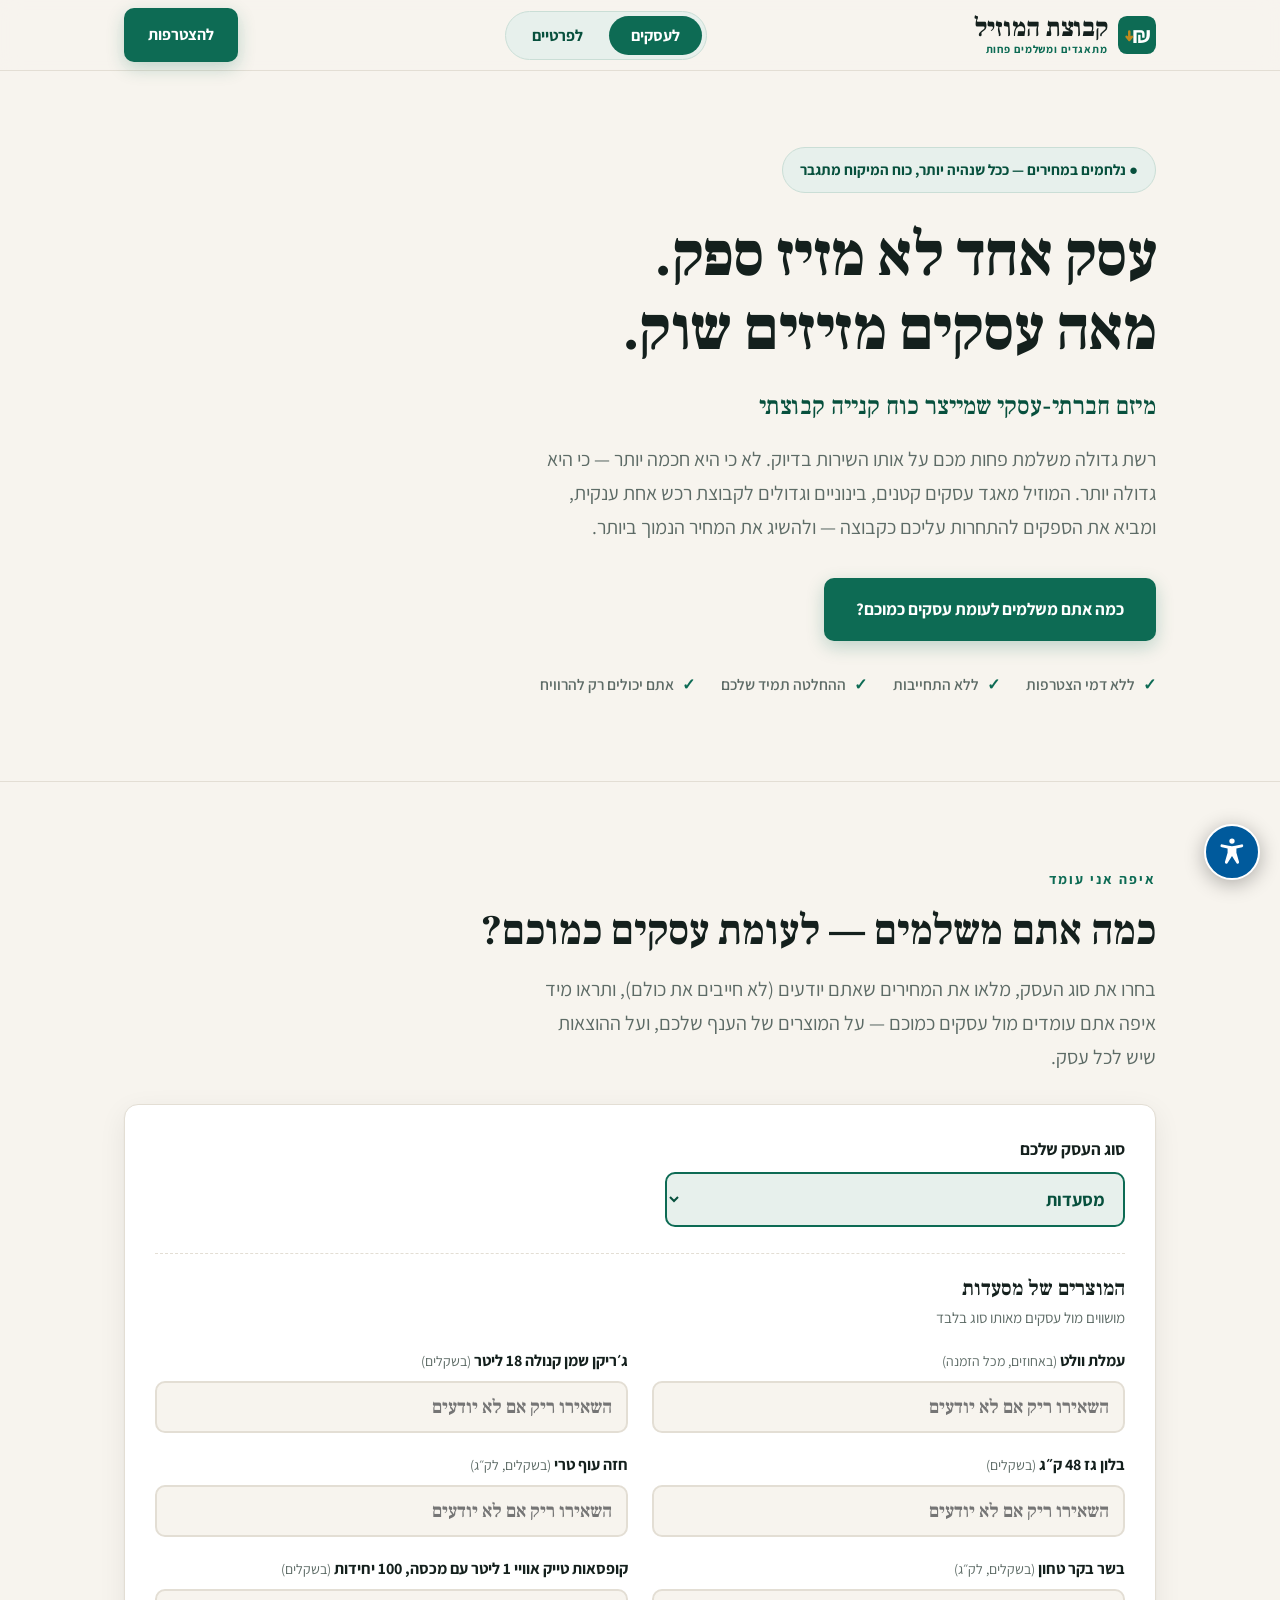
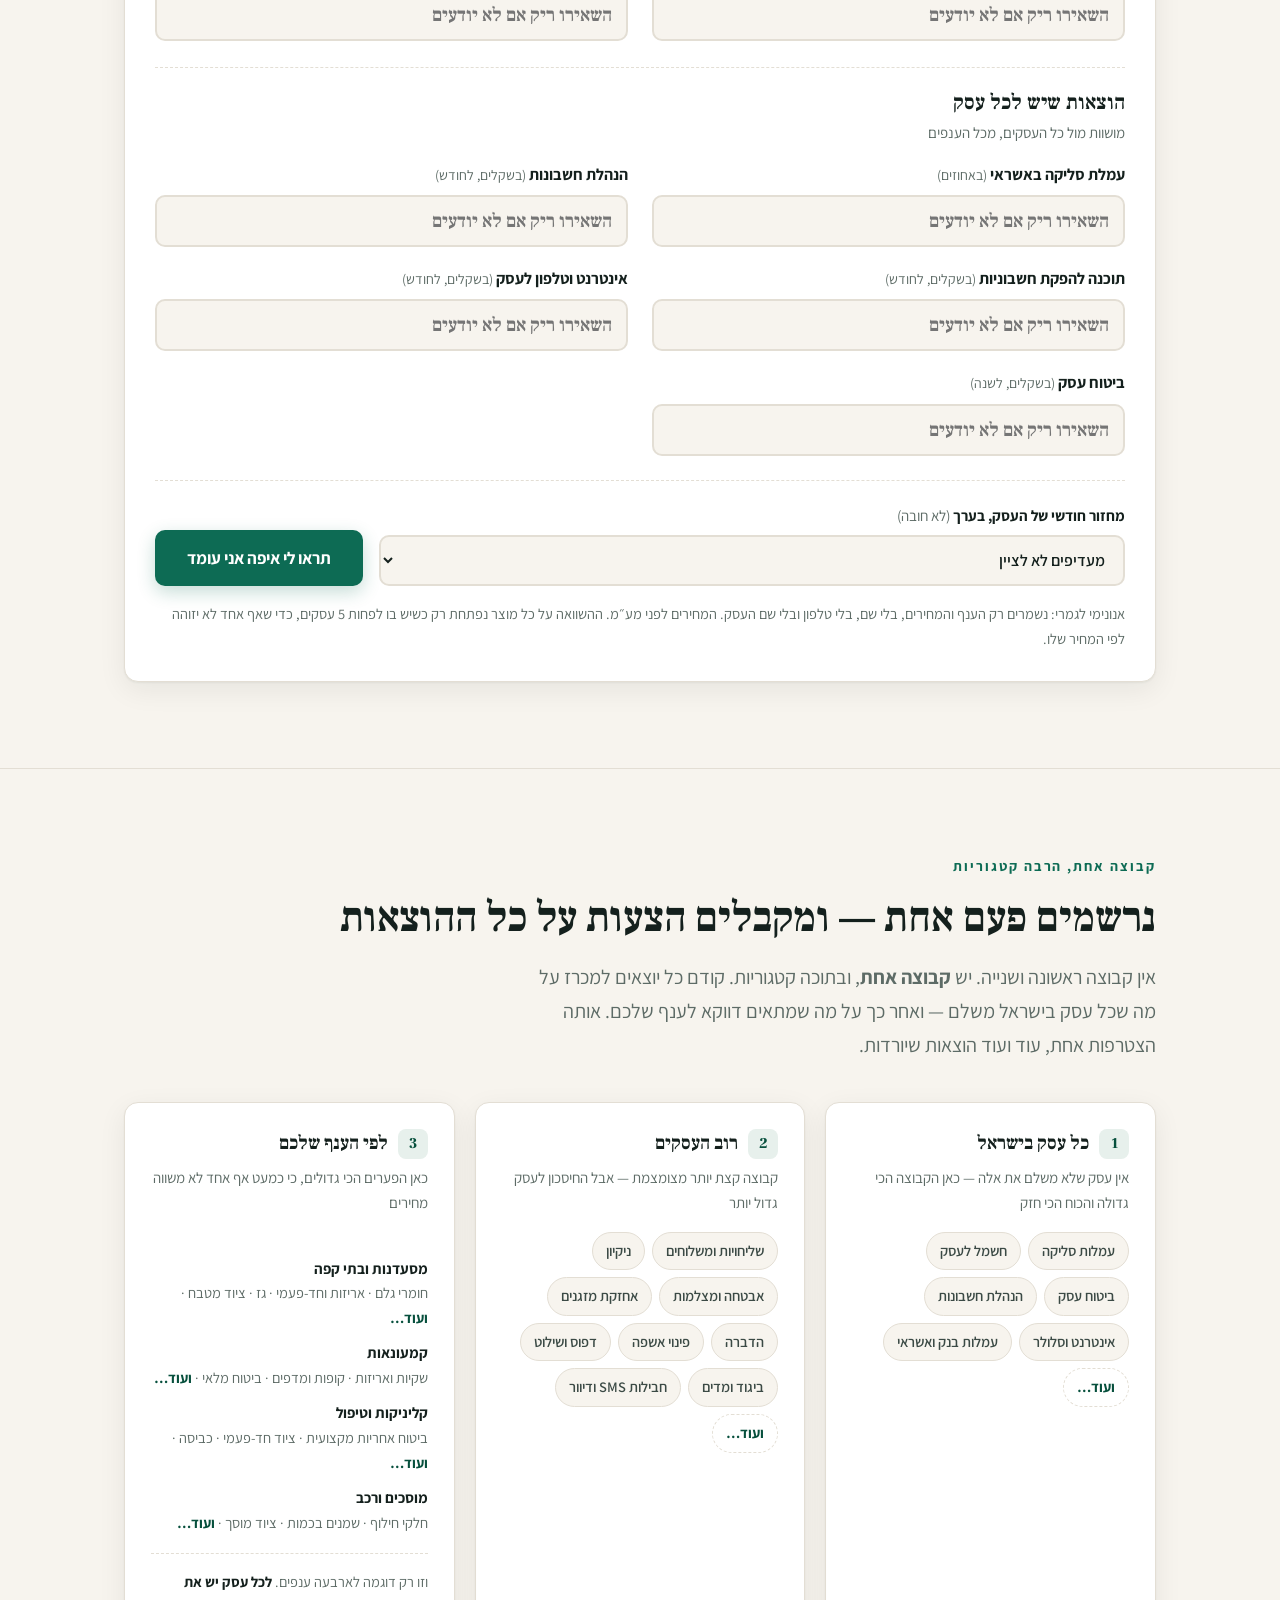
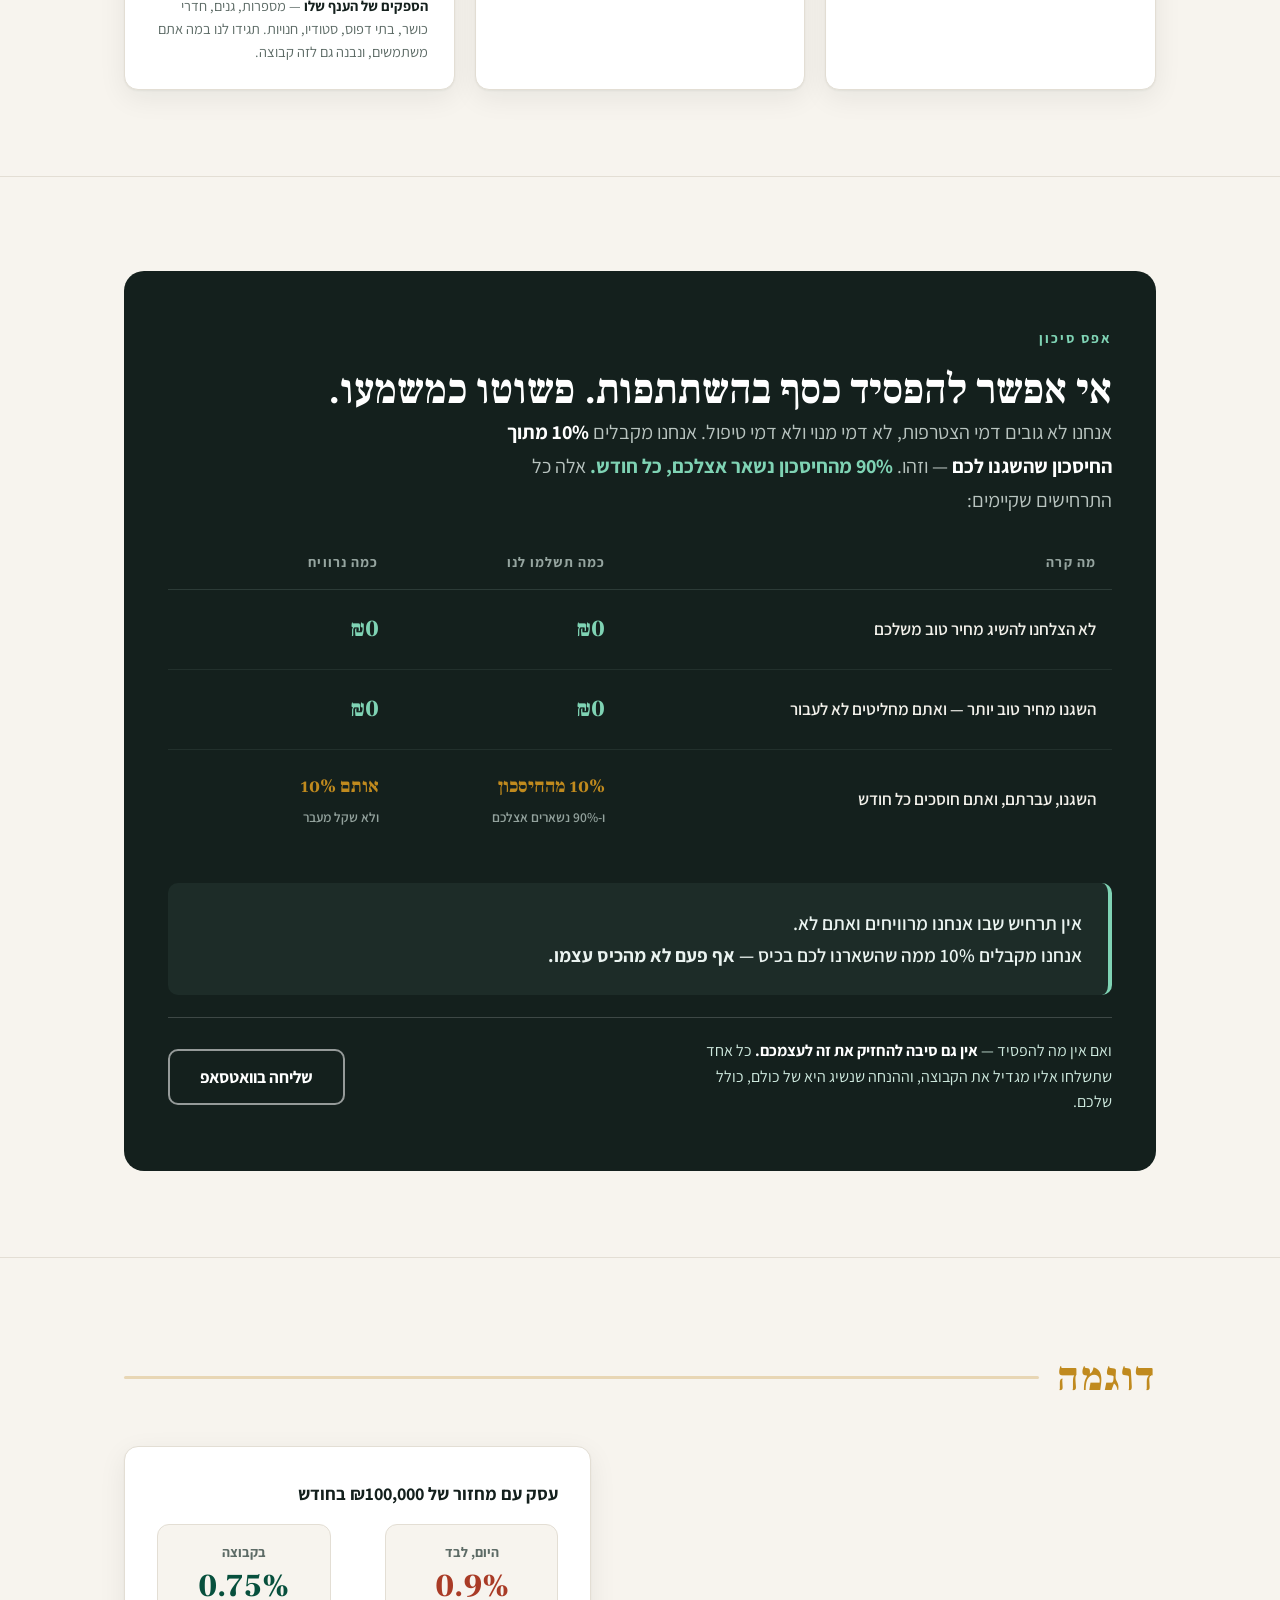
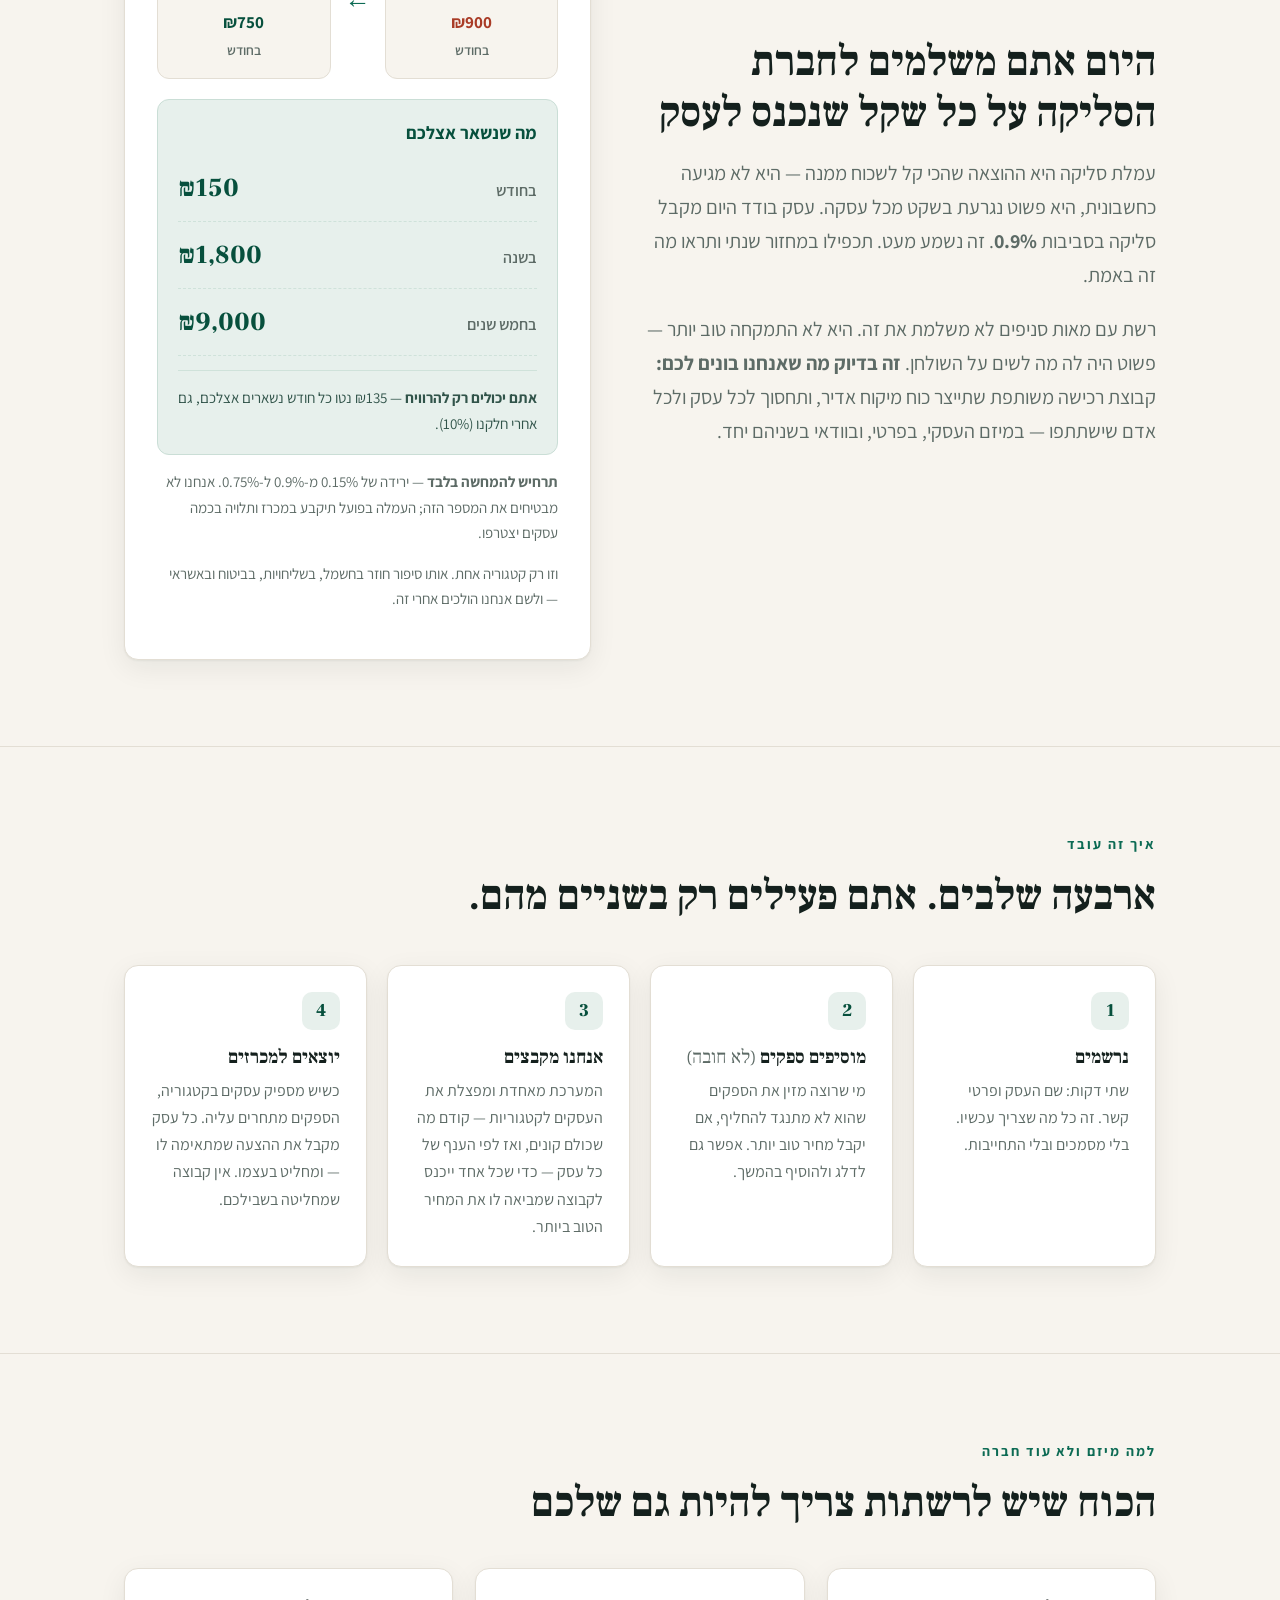
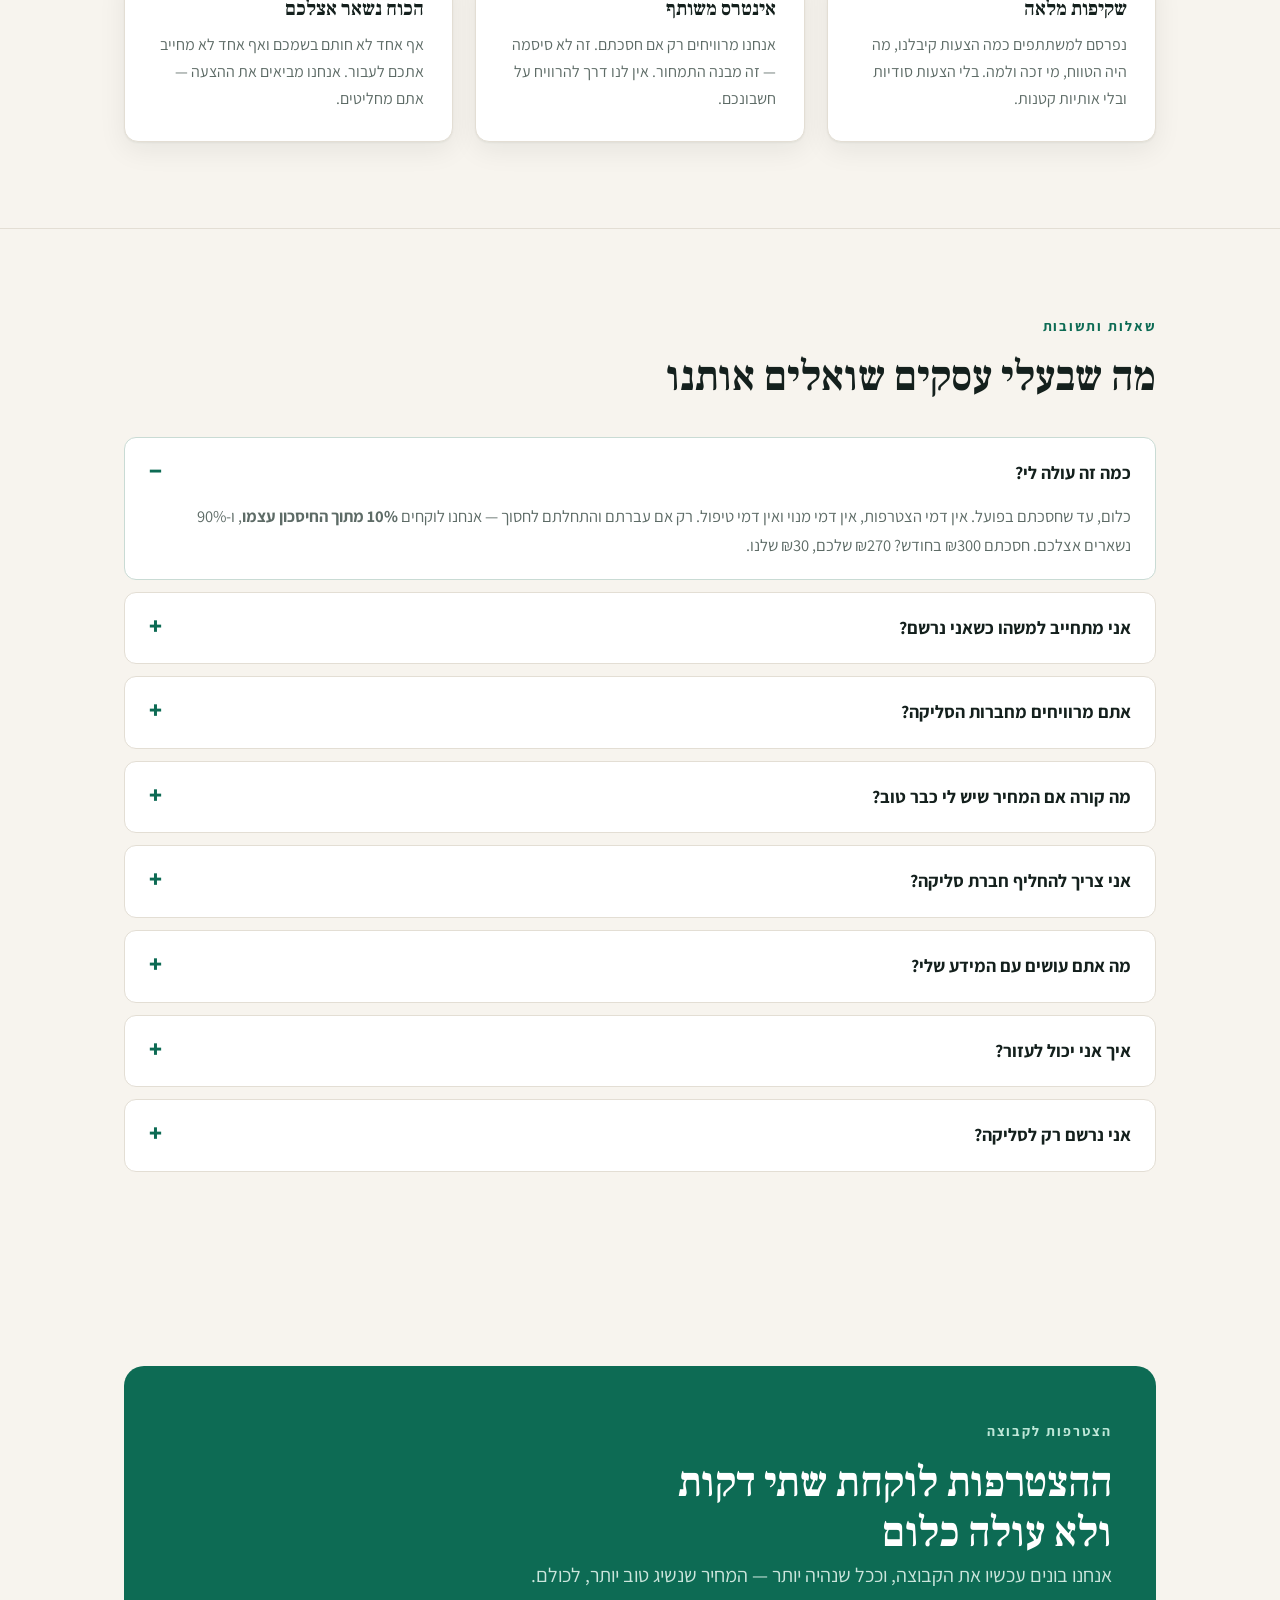
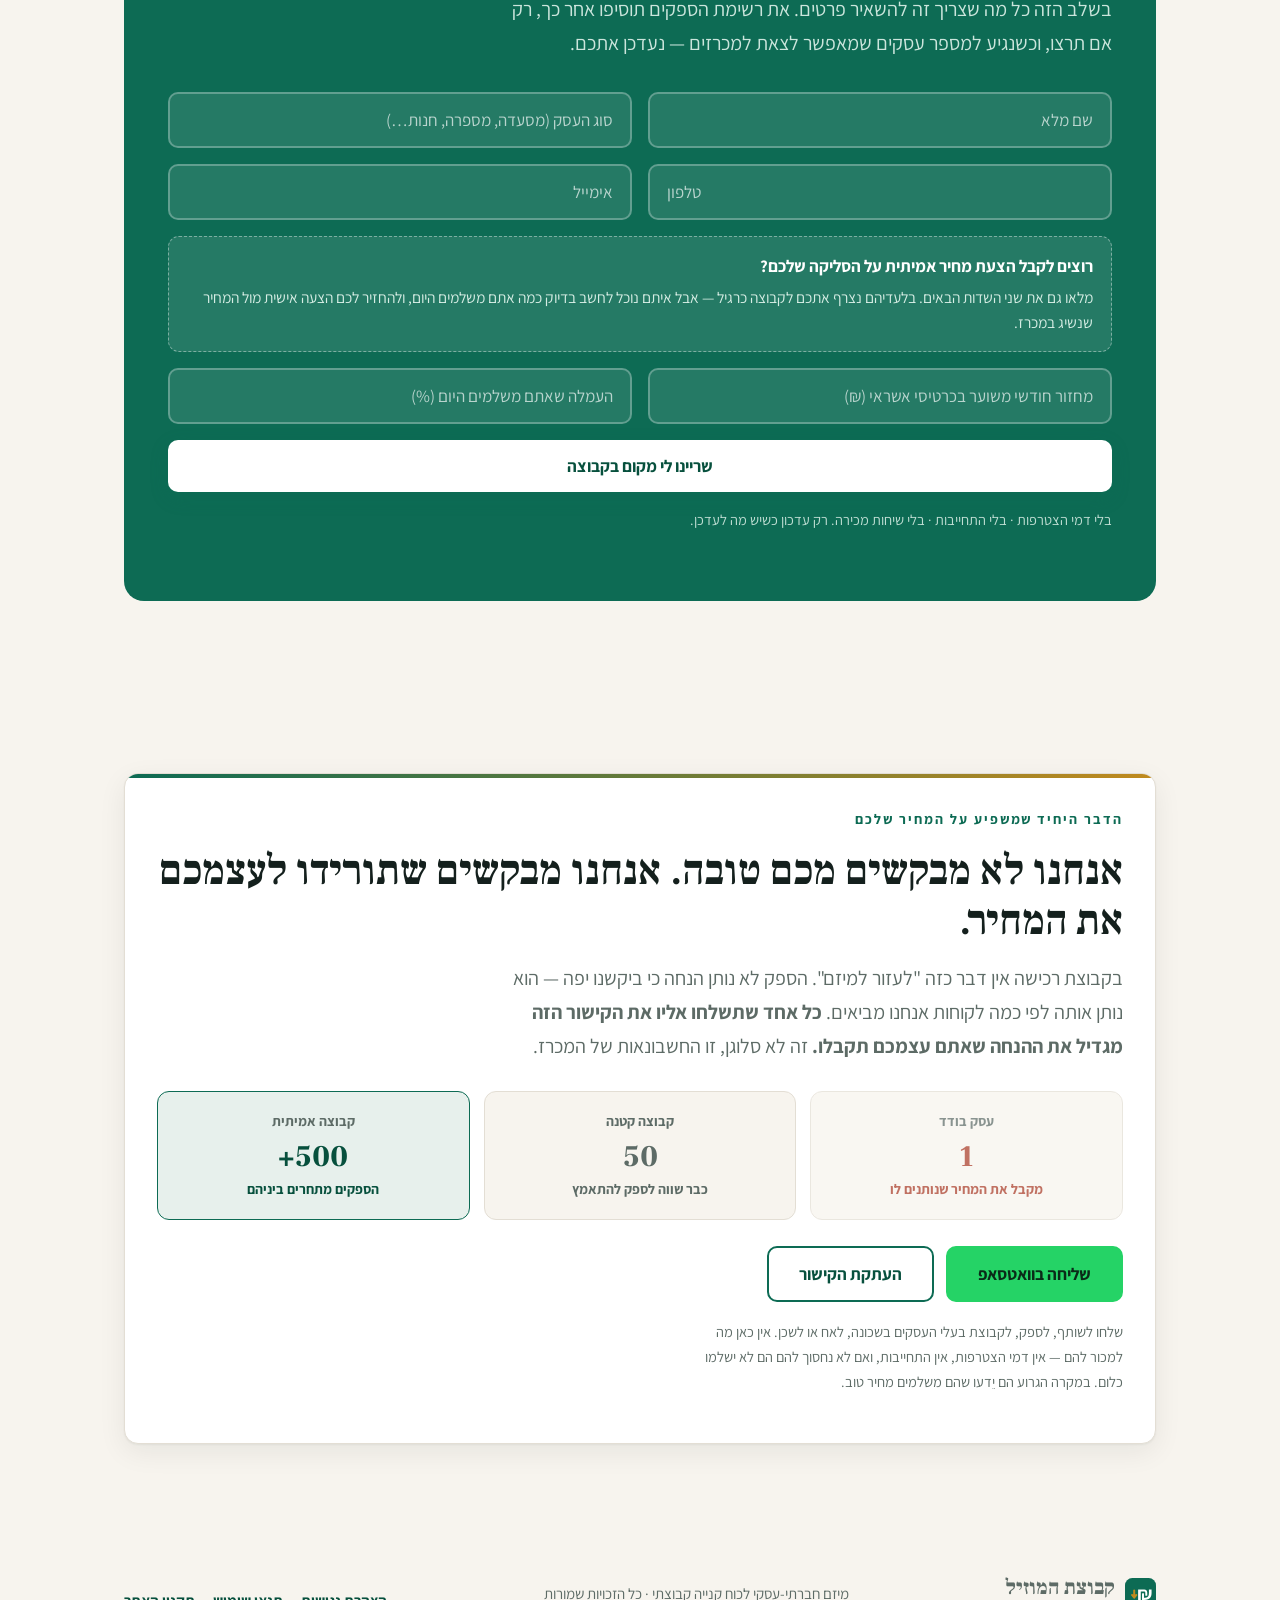
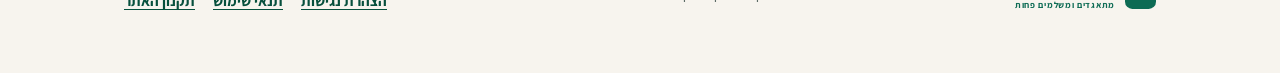
<file: index.html>
<!DOCTYPE html>
<html lang="he" dir="rtl">
<head>
<meta charset="utf-8">
<meta name="viewport" content="width=device-width, initial-scale=1">
<title>קבוצת המוזיל — מתאגדים ומשלמים פחות. לעסקים ולמשקי בית.</title>
<meta name="description" content="מיזם חברתי-עסקי שמאגד עסקים קטנים לכוח קנייה קבוצתי. אין דמי הצטרפות ואין התחייבות — אתם יכולים רק להרוויח: 90% מהחיסכון נשארים אצלכם.">

<!-- ============================================================
     תצוגת הקישור בוואטסאפ / פייסבוק / לינקדאין.
     ⚠️ עם העלייה לאוויר: להחליף את שתי השורות היחסיות למטה
        בכתובות מלאות, למשל https://הדומיין-שלך/og-image.png
        חלק מהסורקים (בעיקר וואטסאפ) לא פותרים נתיב יחסי.
     ============================================================ -->
<meta property="og:type"        content="website">
<meta property="og:locale"      content="he_IL">
<meta property="og:site_name"   content="קבוצת המוזיל">
<meta property="og:title"       content="קבוצת המוזיל — מתאגדים ומשלמים פחות. לעסקים ולמשקי בית.">
<meta property="og:description" content="מיזם חברתי-עסקי לכוח קנייה קבוצתי. בלי דמי הצטרפות ובלי התחייבות.">
<meta property="og:image"       content="https://gingis010-cyber.github.io/hamozil/og-image-v2.png">
<meta property="og:image:width"  content="1200">
<meta property="og:image:height" content="630">
<meta property="og:url"         content="https://gingis010-cyber.github.io/hamozil/">
<meta name="twitter:card"        content="summary_large_image">
<meta name="twitter:title"       content="קבוצת המוזיל — מתאגדים ומשלמים פחות. לעסקים ולמשקי בית.">
<meta name="twitter:description" content="מיזם חברתי-עסקי לכוח קנייה קבוצתי. בלי דמי הצטרפות ובלי התחייבות.">
<meta name="twitter:image"       content="https://gingis010-cyber.github.io/hamozil/og-image-v2.png">
<meta name="theme-color" content="#0D6B54">
<!-- מידע מובנה לגוגל. המוזיל אינו עסק עם כתובת ושעות, ולכן הסוג הוא ארגון,
     ורק עובדות אמיתיות: שם, תיאור, כתובת האתר והלוגו. -->
<script type="application/ld+json">
{
  "@context": "https://schema.org",
  "@type": "Organization",
  "name": "קבוצת המוזיל",
  "description": "מיזם חברתי-עסקי שמאגד עסקים קטנים ומשקי בית לכוח קנייה קבוצתי. בלי דמי הצטרפות ובלי התחייבות.",
  "url": "https://gingis010-cyber.github.io/hamozil/",
  "logo": "https://gingis010-cyber.github.io/hamozil/og-image-v2.png"
}
</script>
<link rel="icon" href="data:image/svg+xml,%3Csvg%20xmlns%3D%22http%3A%2F%2Fwww.w3.org%2F2000%2Fsvg%22%20viewBox%3D%220%200%2064%2064%22%3E%3Crect%20width%3D%2264%22%20height%3D%2264%22%20rx%3D%2214%22%20fill%3D%22%230D6B54%22%2F%3E%3Ctext%20x%3D%2240%22%20y%3D%2245%22%20font-family%3D%22Arial%2CHelvetica%2Csans-serif%22%20font-size%3D%2238%22%20font-weight%3D%22700%22%20fill%3D%22%23ffffff%22%20text-anchor%3D%22middle%22%3E%E2%82%AA%3C%2Ftext%3E%3Cpath%20d%3D%22M19%2026%20L19%2040%20M14.5%2035%20L19%2040.5%20L23.5%2035%22%20fill%3D%22none%22%20stroke%3D%22%23C08A1E%22%20stroke-width%3D%224.2%22%20stroke-linecap%3D%22round%22%20stroke-linejoin%3D%22round%22%2F%3E%3C%2Fsvg%3E">
<link rel="preconnect" href="https://fonts.googleapis.com">
<link rel="preconnect" href="https://fonts.gstatic.com" crossorigin>
<link href="https://fonts.googleapis.com/css2?family=Frank+Ruhl+Libre:wght@500;700;900&family=Assistant:wght@400;600;700&display=swap" rel="stylesheet">
<style>
  /* ---------------------------------------------------------------
     המוזיל — דף נחיתה
     כל הטקסט יושב ישירות ב-HTML כדי שיהיה קל לערוך אותו.
     המספרים של הקטגוריה (סליקה / חשמל / שליחויות) יושבים ב-CATEGORY
     בתחתית הקובץ — החלפת קטגוריה = עריכת אובייקט אחד.
  ----------------------------------------------------------------*/
  :root{
    --paper:#F7F4EE;
    --surface:#FFFFFF;
    --ink:#14201D;
    --muted:#5D6B66;
    --line:#E3DED4;
    --green:#0D6B54;
    --green-deep:#07503D;
    --green-soft:#E7F0EC;
    --loss:#A93B26;
    --loss-soft:#FBEDEA;
    --gold:#C08A1E;
    --radius:14px;
    --shadow:0 1px 2px rgba(20,32,29,.05), 0 8px 28px rgba(20,32,29,.07);
  }
  *{box-sizing:border-box}
  /* התצוגות והשדות המוחלפים מוסתרים דרך התכונה hidden — כלל display
     בכל מקום אחר בגיליון היה גובר עליה, ולכן ההצהרה הזו נחרצת */
  [hidden]{display:none !important}
  html{scroll-behavior:smooth}
  body{
    margin:0; background:var(--paper); color:var(--ink);
    font-family:'Assistant', 'Segoe UI', Arial, sans-serif;
    font-size:calc(18px * var(--ts,1)); line-height:1.7; -webkit-font-smoothing:antialiased;
  }
  h1,h2,h3{font-family:'Frank Ruhl Libre', Georgia, serif; line-height:1.2; margin:0; font-weight:700;}
  h1{font-size:calc(clamp(34px,5.2vw,62px) * var(--ts,1)); font-weight:900; letter-spacing:-.5px}
  h2{font-size:calc(clamp(28px,3.6vw,42px) * var(--ts,1)); font-weight:700}
  h3{font-size:calc(22px * var(--ts,1))}
  p{margin:0 0 1em}
  a{color:inherit}
  .wrap{max-width:1080px; margin:0 auto; padding:0 24px}
  .section{padding:86px 0; border-top:1px solid var(--line)}
  section[id]{scroll-margin-top:90px}
  .eyebrow{
    font-size:calc(14px * var(--ts,1)); font-weight:700; letter-spacing:.14em; text-transform:uppercase;
    color:var(--green); margin-bottom:14px;
  }
  .lead{font-size:calc(20px * var(--ts,1)); color:var(--muted); max-width:62ch}

  /* ---------- ניווט ---------- */
  header{
    position:sticky; top:0; z-index:50; background:rgba(247,244,238,.92);
    backdrop-filter:blur(10px); border-bottom:1px solid var(--line);
  }
  .nav{display:flex; align-items:center; justify-content:space-between;
       min-height:70px; flex-wrap:wrap; row-gap:8px; padding-block:8px}
  .logo{display:flex; align-items:center; gap:10px; font-family:'Frank Ruhl Libre',serif; font-weight:900; font-size:calc(26px * var(--ts,1))}
  /* השם ומתחתיו שורת המשנה — שתי שורות צפופות שנכנסות לגובה הסרגל */
  .logo-txt{display:flex; flex-direction:column; line-height:1.05; white-space:nowrap}
  .logo-sub{
    font-family:'Assistant',sans-serif; font-size:.42em; font-weight:700;
    color:var(--green); letter-spacing:.08em; margin-top:2px;
  }
  /* הסמל הוא תג מחיר עם חץ יורד — SVG כדי שיישאר חד בכל גודל ובהדפסה */
  .logo .mark{width:38px;height:38px;flex:none;display:block}
  .logo .mark svg{width:100%;height:100%;display:block}
  /* שתי הלשוניות — לעסקים / לפרטיים */
  .tabs{display:flex; gap:4px; background:var(--green-soft); border:1px solid #CADED6; border-radius:999px; padding:4px}
  .tab{
    border:0; background:transparent; cursor:pointer; font-family:inherit;
    font-size:calc(16px * var(--ts,1)); font-weight:700; color:var(--green-deep);
    padding:9px 22px; border-radius:999px; transition:background .15s ease, color .15s ease;
  }
  .tab:hover{background:rgba(13,107,84,.09)}
  .tab.is-on{background:var(--green); color:#fff}
  .tab:focus-visible{outline:3px solid var(--gold); outline-offset:2px}

  /* סרגל פעולה תחתון — מוצג רק בטלפון (ראו מדיה קווארי בהמשך) */
  .mobile-cta{
    display:none; position:fixed; inset:auto 0 0 0; z-index:60;
    background:rgba(247,244,238,.96); backdrop-filter:blur(10px);
    border-top:1px solid var(--line); padding:12px 16px;
    padding-bottom:calc(12px + env(safe-area-inset-bottom));
  }
  .mobile-cta .btn{display:block; text-align:center; padding:14px}

  /* ---------- כפתורים ---------- */
  .btn{
    display:inline-block; padding:15px 30px; border-radius:10px; font-weight:700;
    font-size:calc(17px * var(--ts,1)); text-decoration:none; border:2px solid transparent; cursor:pointer;
    font-family:inherit; transition:transform .12s ease, box-shadow .12s ease;
  }
  .btn-primary{background:var(--green); color:#fff; box-shadow:0 6px 18px rgba(13,107,84,.24)}
  .btn-primary:hover{transform:translateY(-1px); box-shadow:0 10px 24px rgba(13,107,84,.3)}
  .btn-ghost{border-color:var(--ink); color:var(--ink)}
  .btn-ghost:hover{background:var(--ink); color:var(--paper)}

  /* ---------- הירו ---------- */
  /* padding-block בלבד — padding מקוצר כאן היה מאפס את הריפוד האופקי של .wrap */
  .hero{padding-block:76px 84px}
  .badge{
    display:inline-flex; align-items:center; gap:9px; background:var(--green-soft);
    color:var(--green-deep); border:1px solid #CADED6; padding:9px 17px;
    border-radius:999px; font-size:calc(15px * var(--ts,1)); font-weight:700; margin-bottom:26px;
  }
  .hero h1{max-width:19ch}
  .hero .hero-h{font-size:calc(clamp(34px,5.2vw,62px) * var(--ts,1)); font-weight:900; letter-spacing:-.5px; max-width:19ch}
  .hero .sub{
    font-family:'Frank Ruhl Libre',serif; font-size:calc(clamp(19px,2.2vw,25px) * var(--ts,1));
    color:var(--green-deep); margin:18px 0 8px; font-weight:500;
  }
  .hero p.lead{margin-top:14px}
  .cta-row{display:flex; gap:14px; flex-wrap:wrap; margin-top:34px}
  .trust{display:flex; gap:26px; flex-wrap:wrap; margin-top:34px; font-size:calc(15.5px * var(--ts,1)); color:var(--muted); font-weight:600}
  .trust span{display:flex; align-items:center; gap:8px}
  .tick{color:var(--green); font-weight:900}

  /* ---------- הבעיה ---------- */
  .cols{display:grid; grid-template-columns:1.05fr .95fr; gap:48px; align-items:center}
  .stat-card{
    background:var(--surface); border:1px solid var(--line); border-radius:var(--radius);
    padding:32px; box-shadow:var(--shadow);
  }
  .stat-row{display:flex; justify-content:space-between; align-items:baseline; padding:15px 0; border-bottom:1px dashed var(--line)}
  .stat-row:last-child{border-bottom:0}
  .stat-row .k{color:var(--muted); font-size:calc(16px * var(--ts,1)); font-weight:600}
  .stat-row .v{font-family:'Frank Ruhl Libre',serif; font-size:calc(30px * var(--ts,1)); font-weight:900}
  .v.loss{color:var(--loss)}
  .v.good{color:var(--green-deep)}
  .note{font-size:calc(15px * var(--ts,1)); color:var(--muted); margin-top:14px}
  /* "דוגמה" גדול שחולש על שני הצדדים — הטקסט והטבלה */
  .ex-head{display:flex; align-items:center; gap:18px; margin-bottom:34px}
  .ex-head span{
    font-family:'Frank Ruhl Libre',serif; font-weight:900;
    font-size:calc(clamp(28px,3.4vw,40px) * var(--ts,1)); color:var(--gold); letter-spacing:.04em; flex:none;
  }
  .ex-head::after{content:''; flex:1; height:3px; background:var(--gold); opacity:.28; border-radius:2px}

  .ex-tag{
    display:inline-block; background:var(--gold); color:#fff; border-radius:999px;
    padding:3px 13px; font-size:calc(13px * var(--ts,1)); font-weight:700; margin-bottom:12px;
  }

  /* השוואת "היום לבד" מול "בקבוצה" */
  .compare{display:grid; grid-template-columns:1fr auto 1fr; align-items:stretch; gap:14px}
  /* ילדי גריד מקבלים min-width:auto כברירת מחדל, ולכן ערך ארוך כמו
     "מחיר מלא" היה מרחיב את הכרטיס מעבר למסך צר במקום לגלוש לשורה שנייה */
  .compare > *{min-width:0}
  .compare .arrow{display:grid; place-items:center}
  .compare .side{
    background:var(--paper); border:1px solid var(--line); border-radius:12px;
    padding:16px 14px; text-align:center;
  }
  .compare .tag{font-size:calc(14px * var(--ts,1)); font-weight:700; color:var(--muted); margin-bottom:6px}
  .compare .rate{font-family:'Frank Ruhl Libre',serif; font-weight:900; line-height:1;
                 font-size:min(calc(32px * var(--ts,1)), 8.5vw)}
  .compare .amt{font-weight:700; margin-top:6px; font-size:min(calc(17px * var(--ts,1)), 5.4vw)}
  /* בלוק נפרד כדי ששני הכרטיסים ייראו זהים בכל רוחב מסך */
  .compare .amt small{display:block; margin-top:2px; font-weight:600; color:var(--muted); font-size:calc(13.5px * var(--ts,1))}
  .compare .rate.loss,.compare .amt.loss{color:var(--loss)}
  .compare .rate.good,.compare .amt.good{color:var(--green-deep)}
  .compare .arrow{font-size:calc(26px * var(--ts,1)); color:var(--green); font-weight:900}

  .saved{
    margin-top:20px; background:var(--green-soft); border:1px solid #CADED6;
    border-radius:12px; padding:18px 20px;
  }
  .saved-ttl{font-weight:700; color:var(--green-deep); margin-bottom:6px}
  .saved .stat-row{border-bottom-color:#CFE2DA; padding:11px 0}
  .saved .v{font-size:calc(26px * var(--ts,1))}
  .net{
    margin-top:14px; padding-top:14px; border-top:1px solid #CFE2DA;
    font-size:calc(15px * var(--ts,1)); color:#31544A;
  }

  /* ---------- שלבים ---------- */
  .steps{display:grid; grid-template-columns:repeat(4,1fr); gap:20px; margin-top:44px}
  .step{background:var(--surface); border:1px solid var(--line); border-radius:var(--radius); padding:26px; box-shadow:var(--shadow)}
  .step .n{
    width:38px;height:38px;border-radius:10px;background:var(--green-soft);color:var(--green-deep);
    display:grid;place-items:center;font-weight:900;font-size:calc(18px * var(--ts,1));margin-bottom:16px;
    font-family:'Frank Ruhl Libre',serif;
  }
  .step h3{font-size:calc(19px * var(--ts,1)); margin-bottom:8px}
  .step p{font-size:calc(16px * var(--ts,1)); color:var(--muted); margin:0}

  /* ---------- אפס סיכון ---------- */
  .risk{background:var(--ink); color:#F2F0EA; border-radius:20px; padding:56px 44px; margin-top:8px}
  .risk h2{color:#fff}
  .risk .lead{color:#B9C4C0}
  .risk-table{width:100%; border-collapse:collapse; margin-top:34px; font-size:calc(17px * var(--ts,1))}
  .risk-table th{
    text-align:right; font-size:calc(14px * var(--ts,1)); letter-spacing:.08em; text-transform:uppercase;
    color:#96A5A0; font-weight:700; padding:0 16px 14px; border-bottom:1px solid #2C3B37;
  }
  .risk-table th:first-child,.risk-table td:first-child{width:52%}
  .risk-table th:nth-child(2),.risk-table td:nth-child(2),
  .risk-table th:nth-child(3),.risk-table td:nth-child(3){width:24%}
  .risk-table td{padding:20px 16px; border-bottom:1px solid #22302C; vertical-align:middle}
  .risk-table tr:last-child td{border-bottom:0}
  .risk-table td:first-child{font-weight:600}
  .zero{color:#7FD3B4; font-weight:900; font-family:'Frank Ruhl Libre',serif; font-size:calc(23px * var(--ts,1))}
  .win{color:var(--gold); font-weight:900; font-family:'Frank Ruhl Libre',serif; font-size:calc(19px * var(--ts,1))}
  .risk-table .sub{display:block; font-size:calc(13.5px * var(--ts,1)); color:#93A29D; font-weight:600; margin-top:3px}
  .split{
    margin-top:16px; background:#fff; border:1px solid #CADED6; border-radius:11px;
    padding:16px 18px; display:flex; justify-content:space-between; align-items:center; gap:12px; flex-wrap:wrap;
  }
  .split .you{font-weight:700; color:var(--green-deep); font-size:calc(16px * var(--ts,1))}
  .split .you b{font-family:'Frank Ruhl Libre',serif; font-size:calc(22px * var(--ts,1)); display:block}
  .split .us{font-size:calc(14.5px * var(--ts,1)); color:var(--muted); text-align:left}
  .punch{
    margin-top:34px; padding:24px 26px; background:#1D2C28; border-right:4px solid #7FD3B4;
    border-radius:10px; font-size:calc(19px * var(--ts,1)); font-weight:600; color:#EAF3F0;
  }

  /* ---------- מחשבון ---------- */
  .calc{display:grid; grid-template-columns:.85fr 1.15fr; gap:36px; margin-top:40px; align-items:start}
  .calc-inputs{background:var(--surface); border:1px solid var(--line); border-radius:var(--radius); padding:30px; box-shadow:var(--shadow)}
  .field{margin-bottom:22px}
  .field:last-child{margin-bottom:0}
  .field label{display:block; font-weight:700; font-size:calc(16px * var(--ts,1)); margin-bottom:8px}
  .field .hint{font-size:calc(14px * var(--ts,1)); color:var(--muted); font-weight:400}
  .input-wrap{position:relative}
  .field input{
    width:100%; padding:14px 16px; font-size:calc(20px * var(--ts,1)); font-family:'Frank Ruhl Libre',serif; font-weight:700;
    border:2px solid var(--line); border-radius:10px; background:var(--paper); color:var(--ink);
  }
  .field input:focus{outline:none; border-color:var(--green); background:#fff}
  .aside{
    margin-top:24px; padding-top:22px; border-top:1px dashed var(--line);
    font-size:calc(16px * var(--ts,1)); color:var(--muted); line-height:1.65;
  }
  .aside b{color:var(--ink); display:block; margin-bottom:4px}
  .calc-out{background:var(--green-soft); border:1px solid #CADED6; border-radius:var(--radius); padding:30px}
  .today{
    background:var(--loss-soft); border:1px solid #F0D5CE; border-radius:11px;
    padding:18px 20px; margin-bottom:24px; display:flex; justify-content:space-between; align-items:center; flex-wrap:wrap; gap:8px;
  }
  .today .lbl{font-weight:700; color:#7E2E1D; font-size:calc(16px * var(--ts,1))}
  .today .amt{font-family:'Frank Ruhl Libre',serif; font-size:calc(32px * var(--ts,1)); font-weight:900; color:var(--loss)}
  .save-grid{display:grid; gap:10px}
  .save-row{
    display:grid; grid-template-columns:auto 1fr auto; align-items:center; gap:14px;
    background:#fff; border:1px solid #D3E4DC; border-radius:10px; padding:14px 18px;
  }
  .save-row .drop{font-weight:700; color:var(--green-deep); font-size:calc(16px * var(--ts,1)); white-space:nowrap}
  .bar{height:9px; background:#DCEAE4; border-radius:99px; overflow:hidden}
  .bar i{display:block; height:100%; background:var(--green); border-radius:99px}
  .save-row .amt{font-family:'Frank Ruhl Libre',serif; font-weight:900; font-size:calc(21px * var(--ts,1)); color:var(--green-deep); text-align:left}
  .save-row .amt small{display:block; font-size:calc(13px * var(--ts,1)); color:var(--muted); font-weight:600; font-family:'Assistant',sans-serif; white-space:nowrap}
  /* גריד לא מכווץ ילדים מתחת ל-min-content אלא אם אומרים לו במפורש */
  .calc > *, .cols > *, .save-row > *{min-width:0}
  .honest{
    margin-top:22px; font-size:calc(15.5px * var(--ts,1)); color:#31544A; background:#fff; border-radius:10px;
    padding:16px 18px; border:1px dashed #B6D2C7;
  }

  /* ---------- איפה אני עומד ----------
     הענפים והמוצרים מגיעים מהאובייקט STANDING בתחתית הקובץ — ענף חדש
     או מוצר חדש = עריכת הרשימה שם בלבד, בלי לגעת ב-HTML ובלי במסד. */
  .st-card{
    background:var(--surface); border:1px solid var(--line); border-radius:var(--radius);
    padding:30px; box-shadow:var(--shadow); margin-top:30px;
  }
  .st-pick{max-width:460px}
  .st-pick label{display:block; font-weight:700; font-size:calc(17px * var(--ts,1)); margin-bottom:8px}
  .st-pick select{
    width:100%; padding:13px 14px; font-family:'Assistant',sans-serif; font-size:calc(18px * var(--ts,1)); font-weight:700;
    border:2px solid var(--green); border-radius:10px; background:var(--green-soft); color:var(--green-deep); cursor:pointer;
  }
  .st-pick select:focus{outline:3px solid var(--gold); outline-offset:2px}
  .st-group{margin-top:26px; padding-top:22px; border-top:1px dashed var(--line)}
  .st-group h3{font-size:calc(21px * var(--ts,1))}
  .st-sub{color:var(--muted); font-size:calc(15px * var(--ts,1)); margin:4px 0 16px}
  .st-res-h{font-size:calc(20px * var(--ts,1)); margin:14px 0 2px}
  .st-items{display:grid; grid-template-columns:1fr 1fr; gap:18px 24px}
  .st-item label{display:block; font-weight:700; font-size:calc(16px * var(--ts,1)); margin-bottom:7px}
  .st-item label .u{font-weight:400; color:var(--muted); font-size:calc(14px * var(--ts,1))}
  .st-item input, .st-foot select{
    width:100%; padding:12px 14px; font-size:calc(19px * var(--ts,1)); font-family:'Frank Ruhl Libre',serif; font-weight:700;
    border:2px solid var(--line); border-radius:10px; background:var(--paper); color:var(--ink);
  }
  .st-foot select{font-family:'Assistant',sans-serif; font-size:calc(16px * var(--ts,1)); font-weight:600}
  .st-item input:focus, .st-foot select:focus{outline:none; border-color:var(--green); background:#fff}
  .st-foot{
    display:grid; grid-template-columns:1fr auto; gap:16px; align-items:end;
    margin-top:24px; padding-top:22px; border-top:1px dashed var(--line);
  }
  .st-foot label{display:block; font-weight:700; font-size:calc(15px * var(--ts,1)); margin-bottom:7px}
  .st-foot label .u{font-weight:400; color:var(--muted)}
  .st-foot .btn{white-space:nowrap}
  .st-privacy{font-size:calc(14.5px * var(--ts,1)); color:var(--muted); margin:16px 0 0}
  .st-msg{margin:14px 0 0; font-weight:700; color:var(--loss)}
  .st-res{display:grid; gap:12px; margin-top:22px}
  .res{background:var(--surface); border:1px solid var(--line); border-radius:12px; padding:18px 20px; box-shadow:var(--shadow)}
  .res-top{display:flex; justify-content:space-between; align-items:baseline; gap:6px 14px; flex-wrap:wrap}
  .res-name{font-weight:700; font-size:calc(17px * var(--ts,1))}
  .res-mine{font-family:'Frank Ruhl Libre',serif; font-weight:900; font-size:calc(22px * var(--ts,1))}
  .res-mine small{font-family:'Assistant',sans-serif; font-size:calc(13px * var(--ts,1)); font-weight:600; color:var(--muted)}
  .verdict{display:inline-block; font-weight:700; font-size:calc(14.5px * var(--ts,1)); padding:3px 12px; border-radius:999px; margin-top:8px}
  .v-hi{background:var(--loss-soft); color:var(--loss)}
  .v-lo{background:var(--green-soft); color:var(--green-deep)}
  .v-mid{background:#F1ECE2; color:var(--ink)}
  .scale{position:relative; height:12px; background:#ECE6DA; border-radius:99px; margin:20px 9px 8px}
  .scale .band{position:absolute; top:0; bottom:0; background:#AFD1C3; border-radius:99px}
  .scale .med{position:absolute; top:-5px; bottom:-5px; width:3px; margin-inline-start:-1px; background:var(--green-deep); border-radius:2px}
  .scale .me{
    position:absolute; top:50%; width:20px; height:20px; border-radius:50%;
    transform:translate(50%,-50%); background:var(--gold); border:3px solid #fff; box-shadow:0 1px 5px rgba(20,32,29,.35);
  }
  .scale-lbl{display:flex; justify-content:space-between; font-size:calc(13px * var(--ts,1)); color:var(--muted); font-weight:600}
  .res-txt{font-size:calc(15.5px * var(--ts,1)); color:var(--muted); margin:8px 0 0}
  .res-txt b{color:var(--ink)}
  .prog{height:8px; background:#ECE6DA; border-radius:99px; overflow:hidden; margin:14px 0 6px}
  .prog i{display:block; height:100%; background:var(--gold); border-radius:99px}
  .st-cta{background:var(--green-soft); border:1px solid #CADED6; border-radius:var(--radius); padding:26px; margin-top:16px}
  .st-cta h3{margin-bottom:8px}
  .st-cta p{color:#31544A; margin:0}
  .st-cta .acts{display:flex; flex-wrap:wrap; gap:12px; margin-top:18px}
  /* .btn-ghost הכללי בדף לבן (נועד לרקע הירוק הכהה) — כאן הרקע בהיר */
  .st-cta .btn-ghost{border-color:var(--green-deep); color:var(--green-deep); background:transparent}
  .st-cta .btn-ghost:hover{background:var(--green-deep); color:#fff; border-color:var(--green-deep)}
  @media (max-width:700px){
    .st-card{padding:22px 18px}
    .st-items{grid-template-columns:1fr}
    .st-foot{grid-template-columns:1fr}
    .st-foot .btn{width:100%}
    .st-cta .acts .btn{width:100%; text-align:center}
    .st-pick{max-width:none}
  }

  /* ---------- שלוש השכבות ---------- */
  .tiers{display:grid; grid-template-columns:repeat(3,1fr); gap:20px; margin-top:40px}
  .tier{background:var(--surface); border:1px solid var(--line); border-radius:var(--radius); padding:26px; box-shadow:var(--shadow); display:flex; flex-direction:column}
  .tier-head{display:flex; align-items:center; gap:10px; margin-bottom:6px}
  .tier-n{
    width:30px;height:30px;border-radius:8px;background:var(--green-soft);color:var(--green-deep);
    display:grid;place-items:center;font-weight:900;font-size:calc(15px * var(--ts,1));font-family:'Frank Ruhl Libre',serif;flex:none;
  }
  .tier h3{font-size:calc(19px * var(--ts,1))}
  .tier .who{font-size:calc(15px * var(--ts,1)); color:var(--muted); margin:0 0 16px}
  .chips{display:flex; flex-wrap:wrap; gap:7px}
  .chip{
    background:var(--paper); border:1px solid var(--line); border-radius:999px;
    padding:6px 13px; font-size:calc(14.5px * var(--ts,1)); font-weight:600; color:#3B4A45;
  }
  .chip.live{background:var(--green); border-color:var(--green); color:#fff}
  .chip.more{background:transparent; border-style:dashed; color:var(--green-deep); font-weight:700}
  .tier .branch{margin-top:14px; font-size:calc(14.5px * var(--ts,1)); color:var(--muted)}
  .tier .branch b{color:var(--ink); display:block; margin-top:10px; font-size:calc(15px * var(--ts,1))}
  .more-i{color:var(--green-deep); font-weight:700}
  .branch-more{
    margin-top:18px; padding-top:16px; border-top:1px dashed var(--line);
    font-size:calc(14.5px * var(--ts,1)); color:var(--muted); line-height:1.6;
  }
  .branch-more b{color:var(--ink)}

  /* ---------- חיסכון מצטבר ---------- */
  .stack{margin-top:38px; background:var(--surface); border:1px solid var(--line); border-radius:var(--radius); box-shadow:var(--shadow); overflow:hidden}
  .stack-head, .stack-row{
    display:grid; grid-template-columns:1.5fr 1.1fr .8fr .9fr .9fr; gap:12px;
    align-items:center; padding:14px 22px;
  }
  .stack-head{background:var(--paper); border-bottom:1px solid var(--line); font-size:calc(13.5px * var(--ts,1)); font-weight:700; color:var(--muted)}
  .stack-row{border-bottom:1px solid var(--line)}
  .stack-row:last-of-type{border-bottom:0}
  .stack-row .cat{font-weight:700}
  .stack-row .cat small{display:block; font-weight:600; color:var(--muted); font-size:calc(13px * var(--ts,1))}
  .stack-row input{
    width:100%; padding:9px 11px; border:2px solid var(--line); border-radius:8px;
    background:var(--paper); font-family:'Frank Ruhl Libre',serif; font-weight:700; font-size:calc(17px * var(--ts,1)); color:var(--ink);
  }
  .stack-row input:focus{outline:none; border-color:var(--green); background:#fff}
  .stack-row .pct{font-weight:700; color:var(--muted); font-size:calc(15px * var(--ts,1))}
  .stack-row .mo,.stack-row .yr{font-family:'Frank Ruhl Libre',serif; font-weight:900; color:var(--green-deep); font-size:calc(19px * var(--ts,1))}
  /* שורת ענף — לא רלוונטית לכל עסק, לכן מסומנת ויזואלית */
  .stack-row.branch-row{background:var(--green-soft)}
  .branch-tag{
    display:inline-block; background:var(--green); color:#fff; border-radius:999px;
    padding:2px 10px; font-size:calc(12px * var(--ts,1)); font-weight:700; margin-left:8px; vertical-align:middle;
    font-family:'Assistant',sans-serif;
  }
  .stack-total{
    display:grid; grid-template-columns:1.5fr 1.1fr .8fr .9fr .9fr; gap:12px;
    align-items:center; padding:20px 22px; background:var(--green); color:#fff;
  }
  .stack-total .lbl{font-weight:700; font-size:calc(18px * var(--ts,1)); grid-column:1 / span 3}
  .stack-total .mo,.stack-total .yr{font-family:'Frank Ruhl Libre',serif; font-weight:900; font-size:calc(26px * var(--ts,1))}
  .stack-total small{display:block; font-family:'Assistant',sans-serif; font-size:calc(12.5px * var(--ts,1)); font-weight:600; color:#BEDDD2}
  .stack-note{padding:16px 22px; background:var(--green-soft); font-size:calc(15px * var(--ts,1)); color:#31544A; border-top:1px solid #CADED6}

  /* ---------- שקיפות ---------- */
  .values{display:grid; grid-template-columns:repeat(3,1fr); gap:22px; margin-top:40px}
  .value{background:var(--surface); border:1px solid var(--line); border-radius:var(--radius); padding:28px; box-shadow:var(--shadow)}
  .value h3{font-size:calc(20px * var(--ts,1)); margin-bottom:10px}
  .value p{font-size:calc(16px * var(--ts,1)); color:var(--muted); margin:0}

  /* ---------- שאלות ---------- */
  details{background:var(--surface); border:1px solid var(--line); border-radius:12px; padding:20px 24px; margin-bottom:12px}
  details[open]{border-color:#C9DBD4}
  summary{font-weight:700; font-size:calc(18px * var(--ts,1)); cursor:pointer; list-style:none; display:flex; justify-content:space-between; gap:16px}
  summary::-webkit-details-marker{display:none}
  summary::after{content:'+'; color:var(--green); font-weight:900; font-size:calc(24px * var(--ts,1)); line-height:1}
  details[open] summary::after{content:'−'}
  details p{margin:14px 0 0; color:var(--muted); font-size:calc(16.5px * var(--ts,1))}

  /* ---------- טופס ---------- */
  .join{background:var(--green); color:#fff; border-radius:20px; padding:54px 44px; margin:10px 0 0}
  .join h2{color:#fff; max-width:20ch}
  .join .lead{color:#CBE5DC}
  .form{display:grid; grid-template-columns:1fr 1fr; gap:16px; margin-top:32px}
  .form .full{grid-column:1/-1}
  .form input{
    width:100%; padding:15px 17px; border-radius:10px; border:2px solid rgba(255,255,255,.28);
    background:rgba(255,255,255,.1); color:#fff; font-size:calc(17px * var(--ts,1)); font-family:inherit;
  }
  .form input::placeholder{color:rgba(255,255,255,.68)}
  .form input:focus{outline:none; border-color:#fff; background:rgba(255,255,255,.17)}
  .form button{width:100%; background:#fff; color:var(--green-deep); border:0}
  .form-sep{
    background:rgba(255,255,255,.1); border:1px dashed rgba(255,255,255,.4);
    border-radius:11px; padding:16px 18px; font-size:calc(15.5px * var(--ts,1)); color:#D6EDE4; line-height:1.6;
  }
  .form-sep b{display:block; color:#fff; font-size:calc(17px * var(--ts,1)); margin-bottom:5px}
  .form-note{font-size:calc(14.5px * var(--ts,1)); color:#BEDDD2; margin-top:16px}
  .thanks{display:none; background:rgba(255,255,255,.13); border:2px solid rgba(255,255,255,.4); border-radius:12px; padding:26px; margin-top:26px; font-size:calc(19px * var(--ts,1)); font-weight:600}

  footer.wrap{padding-block:44px 60px}
  footer{color:var(--muted); font-size:calc(15px * var(--ts,1))}
  .foot{display:flex; justify-content:space-between; gap:20px; flex-wrap:wrap; align-items:center}

  @media (max-width:860px){
    body{font-size:calc(17px * var(--ts,1))}
    .cols,.calc,.form{grid-template-columns:1fr}
    .tiers{grid-template-columns:1fr}
    /* הטבלה המצטברת נפרסת לכרטיסים — חמש עמודות לא נכנסות לטלפון */
    .stack-head{display:none}
    .stack-row{grid-template-columns:1fr 1fr; gap:8px 12px; padding:18px}
    .stack-row .cat,.stack-row .inp,.stack-row .pct{grid-column:1 / -1}
    .stack-row .pct{color:var(--green-deep); font-size:calc(14px * var(--ts,1))}
    .stack-row .mo::before{content:'לחודש'; display:block; font-family:'Assistant',sans-serif; font-size:calc(12px * var(--ts,1)); font-weight:600; color:var(--muted)}
    .stack-row .yr::before{content:'לשנה'; display:block; font-family:'Assistant',sans-serif; font-size:calc(12px * var(--ts,1)); font-weight:600; color:var(--muted)}
    .stack-row .yr{text-align:left}
    .stack-total{grid-template-columns:1fr 1fr; gap:10px}
    .stack-total .lbl{grid-column:1 / -1}
    .steps{grid-template-columns:1fr 1fr}
    .values{grid-template-columns:1fr}
    .nav-links{display:none}
    .risk,.join{padding:38px 24px}
    .section{padding:64px 0}
  }
  @media (max-width:700px){
    /* בטלפון אין מקום ללוגו + שתי לשוניות + כפתור. הלשוניות נשארות
       בסרגל, והפעולה עוברת לסרגל תחתון קבוע — כך היא זמינה תמיד,
       בלי להחזיר כפתורים להירו. */
    header .nav .btn{display:none}
    .logo{font-size:calc(19px * var(--ts,1)); gap:7px}
    .logo .mark{width:32px;height:32px}
    .mobile-cta{display:block}
    body{padding-bottom:calc(var(--cta-h,64px) + 12px)}
    .logo .mark{width:29px;height:29px;font-size:calc(16px * var(--ts,1))}
    .logo-sub{display:none}
    .tab{padding:8px 16px; font-size:calc(15px * var(--ts,1))}
  }
  @media (max-width:560px){
    .steps{grid-template-columns:1fr}
    .risk-table th:nth-child(3),.risk-table td:nth-child(3){display:none}
    .save-row{grid-template-columns:1fr auto}
    .save-row .bar{display:none}
    .risk-table th,.risk-table td{padding-inline:0}
    /* במסכים צרים במיוחד (iPhone SE ‏— 320px) הלוגו ושתי הלשוניות
       לא נכנסים לשורה אחת, והלשוניות נדחפו אל מחוץ למסך */
    .tab{padding:7px 12px; font-size:calc(14px * var(--ts,1))}
    .tabs{gap:2px; padding:3px}
    .logo{font-size:calc(17px * var(--ts,1))}
    .compare{gap:8px}
    .compare .rate{font-size:calc(26px * var(--ts,1))}
    .compare .side{padding-inline:10px}
  }

  /* ================================================================
     נגישות ומסמכים משפטיים
     ================================================================ */

  /* דילוג לתוכן — מוסתר עד שמגיעים אליו במקלדת */
  .skip-link{
    position:fixed; inset-inline-start:-9999px; top:12px; z-index:200;
    background:var(--green-deep); color:#fff; padding:13px 22px; border-radius:10px;
    font-weight:700; text-decoration:none;
  }
  .skip-link:focus{inset-inline-start:12px}

  /* ---------- חזרה לראש העמוד ---------- */
  .to-top{
    position:fixed; inset-block-end:86px; inset-inline-start:25px; z-index:2147482996;
    width:46px; height:46px; border-radius:50%; cursor:pointer; padding:0;
    background:var(--surface); color:var(--green-deep); border:2px solid var(--green);
    display:grid; place-items:center; box-shadow:0 4px 16px rgba(20,32,29,.2);
    opacity:0; visibility:hidden; transform:translateY(8px); transition:opacity .2s, transform .2s, visibility .2s;
  }
  .to-top.is-on{opacity:1; visibility:visible; transform:none}
  .to-top:hover{background:var(--green); color:#fff}
  .to-top:focus-visible{outline:3px solid var(--gold); outline-offset:3px}
  .to-top svg{width:22px; height:22px; display:block}


  /* ---------- קישורים משפטיים בכותרת התחתונה ---------- */
  .legal-links{display:flex; flex-wrap:wrap; gap:8px 18px; margin-top:14px}
  .legal-links button{
    background:none; border:0; padding:0; font:inherit; font-size:calc(15px * var(--ts,1)); cursor:pointer;
    color:var(--green-deep); font-weight:700; text-decoration:underline; text-underline-offset:3px;
  }
  .legal-links button:hover{color:var(--green)}
  .legal-links button:focus-visible{outline:3px solid var(--gold); outline-offset:3px; border-radius:4px}

  /* ---------- חלוניות המסמכים ---------- */
  .modal{
    position:fixed; inset:0; z-index:200; background:rgba(20,32,29,.62);
    display:grid; place-items:center; padding:20px;
  }
  .modal-card{
    background:var(--surface); border-radius:16px; width:min(760px,100%);
    max-height:88vh; display:flex; flex-direction:column; box-shadow:0 20px 60px rgba(20,32,29,.4);
  }
  .modal-head{
    display:flex; align-items:center; justify-content:space-between; gap:16px;
    padding:20px 24px; border-bottom:1px solid var(--line);
  }
  .modal-head h2{font-size:calc(23px * var(--ts,1)); margin:0}
  .modal-close{
    width:38px; height:38px; flex:none; border-radius:10px; border:2px solid var(--line);
    background:var(--paper); font-size:calc(19px * var(--ts,1)); line-height:1; cursor:pointer; color:var(--ink);
  }
  .modal-close:hover{border-color:var(--green); color:var(--green-deep)}
  .modal-close:focus-visible{outline:3px solid var(--gold); outline-offset:2px}
  .doc{padding:22px 24px 28px; overflow-y:auto; font-size:calc(16px * var(--ts,1)); line-height:1.75; color:#2C3B36}
  .doc h3{font-family:'Assistant',sans-serif; font-size:calc(17.5px * var(--ts,1)); color:var(--ink); margin:22px 0 6px}
  .doc h3:first-child{margin-top:0}
  .doc p{margin:0 0 11px}
  .doc ul{margin:0 0 12px; padding-inline-start:20px}
  .doc li{margin-bottom:6px}
  .doc a{color:var(--green-deep); font-weight:700}
  .doc .updated{font-size:calc(14px * var(--ts,1)); color:var(--muted); border-top:1px solid var(--line); padding-top:14px; margin-top:22px}
  /* פרטים שהמפעיל צריך להשלים — מסומנים כדי שלא יישכחו בטעות */
  .fill{background:#FBEFD3; border-bottom:2px dotted var(--gold); padding:1px 5px; border-radius:3px; font-weight:700}

  @media (max-width:700px){
    /* בטלפון סרגל הפעולה התחתון תופס את התחתית — הכפתורים עולים מעליו,
       והכותרת התחתונה מקבלת מרווח כדי שלא תיחבא מאחוריהם */
    /* הכפתורים הצפים נערמים מעל סרגל הפעולה, לפי גובהו בפועל */
    :root{--a11yw-offset:calc(var(--cta-h,64px) + 14px)}
    .to-top{inset-block-end:calc(var(--cta-h,64px) + 80px); inset-inline-start:18px}
    footer.wrap{padding-block-end:calc(var(--cta-h,64px) + 116px)}
    .modal{padding:0}
    .modal-card{max-height:100vh; height:100%; border-radius:0; width:100%}
  }

  /* ================================================================
     מצבי הנגישות עצמם
     ================================================================ */

  /* הגדלת התצוגה. העמוד בנוי ביחידות px, ולכן שינוי גודל גופן השורש
     לא היה משפיע — zoom מגדיל את הכל באופן אחיד. התפריט מקבל הקטנה
     נגדית כדי שיישאר שמיש גם בהגדלה מקסימלית. */
  /* הגדלת התצוגה מגדילה את הטקסט עצמו ולא את הדף כולו.
     zoom ברמת השורש היה נראה פשוט יותר, אבל הוא מחלק את אזור התצוגה
     ומזיז כל רכיב position:fixed לאמצע המסך — הכפתורים הצפים וסרגל
     הפעולה התחתון נתלשו ממקומם. הגדלת גופן משאירה את הפריסה שלמה
     ומאפשרת לטקסט לזרום מחדש, וזו גם הדרישה בתקן. */

  /* מי שביקש ממערכת ההפעלה פחות תנועה — מקבל את זה בלי לגעת בתפריט */
  @media (prefers-reduced-motion:reduce){
    *{animation:none !important; transition:none !important}
    html{scroll-behavior:auto !important}
  }
  /* ================================================================
     שיתוף — הפיכת המבקר למפיץ
     ================================================================ */

  /* דחיפה שקטה בתוך קטע "אפס סיכון", ברגע שבו כבר ברור שאין מה להפסיד */
  .nudge{
    margin-top:22px; padding-top:20px; border-top:1px solid rgba(255,255,255,.18);
    display:flex; align-items:center; justify-content:space-between; gap:16px; flex-wrap:wrap;
  }
  .nudge p{margin:0; color:#CFEADF; font-size:calc(16px * var(--ts,1)); line-height:1.6; max-width:52ch}
  .nudge p b{color:#fff}
  .nudge .acts{display:flex; gap:10px; flex-wrap:wrap}
  .btn-ghost{
    background:transparent; color:#fff; border:2px solid rgba(255,255,255,.55);
    font-family:inherit; cursor:pointer; white-space:nowrap;
  }
  .btn-ghost:hover{background:rgba(255,255,255,.14); border-color:#fff}

  /* הקטע המלא */
  .share-box{
    background:var(--surface); border:1px solid var(--line); border-radius:var(--radius);
    box-shadow:var(--shadow); padding:34px 32px; position:relative; overflow:hidden;
  }
  .share-box::before{
    content:''; position:absolute; inset-block-start:0; inset-inline:0; height:4px;
    background:linear-gradient(90deg,var(--green),var(--gold));
  }
  .share-box h2{margin:0}
  .share-lead{margin:14px 0 0; max-width:62ch}

  /* שלושת השלבים — המנגנון עצמו, מוצג ולא מוסבר */
  .ladder{display:grid; grid-template-columns:repeat(3,1fr); gap:14px; margin:28px 0 6px}
  .rung{
    background:var(--paper); border:1px solid var(--line); border-radius:12px;
    padding:18px 16px; text-align:center; position:relative;
  }
  .rung .who{font-size:calc(14px * var(--ts,1)); color:var(--muted); font-weight:700}
  .rung .num{
    font-family:'Frank Ruhl Libre',serif; font-weight:900; line-height:1; margin:8px 0 6px;
    font-size:calc(30px * var(--ts,1));
  }
  .rung .pow{font-size:calc(14px * var(--ts,1)); font-weight:700}
  .rung:nth-child(1){opacity:.72}
  .rung:nth-child(1) .num,.rung:nth-child(1) .pow{color:var(--loss)}
  .rung:nth-child(2) .num,.rung:nth-child(2) .pow{color:var(--muted)}
  .rung:nth-child(3){border-color:var(--green); background:var(--green-soft)}
  .rung:nth-child(3) .num,.rung:nth-child(3) .pow{color:var(--green-deep)}

  .share-acts{display:flex; gap:12px; flex-wrap:wrap; margin-top:26px}
  .btn-wa{background:#25D366; color:#0A2A18; border-color:#25D366}
  .btn-wa:hover{background:#1FB855; border-color:#1FB855; color:#fff}
  .btn-copy{background:transparent; color:var(--green-deep); border-color:var(--green)}
  .btn-copy:hover{background:var(--green-soft)}
  button.btn{font-family:inherit; cursor:pointer}

  .share-note{margin-top:18px; font-size:calc(14.5px * var(--ts,1)); color:var(--muted); max-width:62ch}

  /* קישור אישי — מוצג רק אחרי הרשמה */
  .reflink{
    margin-top:20px; background:var(--paper); border:1px dashed var(--gold);
    border-radius:11px; padding:14px 16px; color:var(--ink);
  }
  .reflink b{display:block; font-size:calc(15px * var(--ts,1)); margin-bottom:6px}
  .reflink code{
    display:block; direction:ltr; text-align:left; font-size:calc(13.5px * var(--ts,1));
    color:var(--green-deep); word-break:break-all; font-family:ui-monospace,Menlo,Consolas,monospace;
  }

  /* חיווי העתקה */
  .toast{
    position:fixed; inset-block-end:26px; inset-inline:0; margin-inline:auto; width:max-content;
    max-width:88vw; z-index:2147482995; background:var(--ink); color:#fff;
    padding:13px 22px; border-radius:999px; font-weight:700;
    font-size:calc(15px * var(--ts,1)); box-shadow:0 8px 30px rgba(20,32,29,.35);
    opacity:0; visibility:hidden; transform:translateY(10px);
    transition:opacity .22s, transform .22s, visibility .22s;
  }
  .toast.is-on{opacity:1; visibility:visible; transform:none}

  /* שיתוף בתוך מסך התודה */
  .thanks .after{margin-top:18px; padding-top:16px; border-top:1px solid rgba(255,255,255,.28)}
  .thanks .after p{margin:0 0 14px; font-size:calc(16.5px * var(--ts,1)); line-height:1.65; color:#DCF0E7}
  .thanks .after p b{color:#fff}
  .thanks .acts{display:flex; gap:10px; flex-wrap:wrap}

  @media (max-width:700px){
    .share-box{padding:26px 20px}
    .ladder{grid-template-columns:1fr; gap:10px}
    .rung{display:flex; align-items:center; justify-content:space-between; text-align:start; padding:14px 16px}
    .rung .num{margin:0}
    .nudge .acts,.share-acts,.thanks .acts{width:100%}
    .nudge .acts .btn,.share-acts .btn,.thanks .acts .btn{flex:1; text-align:center}
    .toast{inset-block-end:calc(var(--cta-h,64px) + 150px)}
  }

</style>
</head>
<body>
<a class="skip-link" href="#main">דילוג לתוכן הראשי</a>

<header>
  <div class="wrap nav">
    <div class="logo">
      <span class="mark"><svg viewBox="0 0 64 64" role="img" aria-label="קבוצת המוזיל">
        <rect width="64" height="64" rx="15" fill="#0D6B54"/>
        <text x="40" y="45" font-family="Assistant,Arial,Helvetica,sans-serif" font-size="38" font-weight="700" fill="#ffffff" text-anchor="middle">₪</text><path d="M19 26 L19 40 M14.5 35 L19 40.5 L23.5 35" fill="none" stroke="#C08A1E" stroke-width="4.2" stroke-linecap="round" stroke-linejoin="round"/>
      </svg></span>
      <span class="logo-txt">קבוצת המוזיל<span class="logo-sub">מתאגדים ומשלמים פחות</span></span>
    </div>
    <div class="tabs" role="tablist">
      <button class="tab is-on" data-view="business" role="tab">לעסקים</button>
      <button class="tab"       data-view="private"  role="tab">לפרטיים</button>
    </div>
    <a href="#join" class="btn btn-primary" style="padding:11px 22px;font-size:calc(16px * var(--ts,1))">להצטרפות</a>
  </div>
</header>

<main id="main" tabindex="-1">


<!-- ============================================================
     שתי תצוגות באותו קובץ. הלשוניות מחליפות ביניהן,
     והמצב נשמר ב-hash כדי שאפשר יהיה לשלוח קישור ישיר (#private).
     ============================================================ -->
<div class="view-business">

<!-- ==================== הירו ==================== -->
<section class="wrap hero">
  <div class="badge">● נלחמים במחירים — ככל שנהיה יותר, כוח המיקוח מתגבר</div>
  <h1>עסק אחד לא מזיז ספק.<br>מאה עסקים מזיזים שוק.</h1>
  <div class="sub">מיזם חברתי-עסקי שמייצר כוח קנייה קבוצתי</div>
  <p class="lead">
    רשת גדולה משלמת פחות מכם על אותו השירות בדיוק. לא כי היא חכמה יותר — כי היא גדולה יותר.
    המוזיל מאגד עסקים קטנים, בינוניים וגדולים לקבוצת רכש אחת ענקית, ומביא את הספקים
    להתחרות עליכם כקבוצה — ולהשיג את המחיר הנמוך ביותר.
  </p>
  <div class="cta-row">
    <a href="#standing" class="btn btn-primary">כמה אתם משלמים לעומת עסקים כמוכם?</a>
  </div>
  <div class="trust" style="margin-top:30px">
    <span><b class="tick">✓</b> ללא דמי הצטרפות</span>
    <span><b class="tick">✓</b> ללא התחייבות</span>
    <span><b class="tick">✓</b> ההחלטה תמיד שלכם</span>
    <span><b class="tick">✓</b> אתם יכולים רק להרוויח</span>
  </div>
</section>

<!-- ==================== איפה אני עומד ====================
     הענפים, המוצרים והיחידות יושבים ב-STANDING בתחתית הקובץ.
     ה-HTML כאן הוא רק שלד — התוכן נבנה מהרשימה. -->
<section class="section" id="standing">
  <div class="wrap">
    <div class="eyebrow">איפה אני עומד</div>
    <h2>כמה אתם משלמים — לעומת עסקים כמוכם?</h2>
    <p class="lead" style="margin-top:16px">
      בחרו את סוג העסק, מלאו את המחירים שאתם יודעים (לא חייבים את כולם),
      ותראו מיד איפה אתם עומדים מול עסקים כמוכם — על המוצרים של הענף שלכם,
      ועל ההוצאות שיש לכל עסק.
    </p>

    <form class="st-card" id="stForm" novalidate>
      <div class="st-pick">
        <label for="stSector">סוג העסק שלכם</label>
        <select id="stSector"></select>
      </div>
      <div id="stGroups"></div>
      <div class="st-foot">
        <div>
          <label for="stSize">מחזור חודשי של העסק, בערך <span class="u">(לא חובה)</span></label>
          <select id="stSize">
            <option value="">מעדיפים לא לציין</option>
            <option value="s1">עד 50 אלף ₪</option>
            <option value="s2">50 עד 150 אלף ₪</option>
            <option value="s3">150 עד 500 אלף ₪</option>
            <option value="s4">מעל 500 אלף ₪</option>
          </select>
        </div>
        <button type="submit" class="btn btn-primary" id="stGo">תראו לי איפה אני עומד</button>
      </div>
      <p class="st-msg" id="stMsg" role="alert" hidden></p>
      <p class="st-privacy">
        אנונימי לגמרי: נשמרים רק הענף והמחירים, בלי שם, בלי טלפון ובלי שם העסק.
        המחירים לפני מע״מ. ההשוואה על כל מוצר נפתחת רק כשיש בו לפחות 5 עסקים,
        כדי שאף אחד לא יזוהה לפי המחיר שלו.
      </p>
    </form>

    <div id="stOut" aria-live="polite"></div>
  </div>
</section>

<!-- ==================== שלוש השכבות + חיסכון מצטבר ==================== -->
<section class="section" id="more">
  <div class="wrap">
    <div class="eyebrow">קבוצה אחת, הרבה קטגוריות</div>
    <h2>נרשמים פעם אחת — ומקבלים הצעות על כל ההוצאות</h2>
    <p class="lead" style="margin-top:16px">
      אין קבוצה ראשונה ושנייה. יש <b>קבוצה אחת</b>, ובתוכה קטגוריות.
      קודם כל יוצאים למכרז על מה שכל עסק בישראל משלם — ואחר כך על מה שמתאים
      דווקא לענף שלכם. אותה הצטרפות אחת, עוד ועוד הוצאות שיורדות.
    </p>

    <div class="tiers">
      <div class="tier">
        <div class="tier-head"><div class="tier-n">1</div><h3>כל עסק בישראל</h3></div>
        <p class="who">אין עסק שלא משלם את אלה — כאן הקבוצה הכי גדולה והכוח הכי חזק</p>
        <div class="chips">
          <span class="chip">עמלות סליקה</span>
          <span class="chip">חשמל לעסק</span>
          <span class="chip">ביטוח עסק</span>
          <span class="chip">הנהלת חשבונות</span>
          <span class="chip">אינטרנט וסלולר</span>
          <span class="chip">עמלות בנק ואשראי</span>
          <span class="chip more">ועוד…</span>
        </div>
      </div>

      <div class="tier">
        <div class="tier-head"><div class="tier-n">2</div><h3>רוב העסקים</h3></div>
        <p class="who">קבוצה קצת יותר מצומצמת — אבל החיסכון לעסק גדול יותר</p>
        <div class="chips">
          <span class="chip">שליחויות ומשלוחים</span>
          <span class="chip">ניקיון</span>
          <span class="chip">אבטחה ומצלמות</span>
          <span class="chip">אחזקת מזגנים</span>
          <span class="chip">הדברה</span>
          <span class="chip">פינוי אשפה</span>
          <span class="chip">דפוס ושילוט</span>
          <span class="chip">ביגוד ומדים</span>
          <span class="chip">חבילות SMS ודיוור</span>
          <span class="chip more">ועוד…</span>
        </div>
      </div>

      <div class="tier">
        <div class="tier-head"><div class="tier-n">3</div><h3>לפי הענף שלכם</h3></div>
        <p class="who">כאן הפערים הכי גדולים, כי כמעט אף אחד לא משווה מחירים</p>
        <div class="branch">
          <b>מסעדנות ובתי קפה</b>
          חומרי גלם · אריזות וחד-פעמי · גז · ציוד מטבח · <span class="more-i">ועוד…</span>
          <b>קמעונאות</b>
          שקיות ואריזות · קופות ומדפים · ביטוח מלאי · <span class="more-i">ועוד…</span>
          <b>קליניקות וטיפול</b>
          ביטוח אחריות מקצועית · ציוד חד-פעמי · כביסה · <span class="more-i">ועוד…</span>
          <b>מוסכים ורכב</b>
          חלקי חילוף · שמנים בכמות · ציוד מוסך · <span class="more-i">ועוד…</span>
        </div>
        <div class="branch-more">
          וזו רק דוגמה לארבעה ענפים. <b>לכל עסק יש את הספקים של הענף שלו</b> —
          מספרות, גנים, חדרי כושר, בתי דפוס, סטודיו, חנויות. תגידו לנו במה אתם משתמשים,
          ונבנה גם לזה קבוצה.
        </div>
      </div>
    </div>

    <!-- ---------- הטבלה המצטברת ---------- -->
    <div class="cumulative" hidden>
    <h3 style="font-size:calc(26px * var(--ts,1)); margin:52px 0 8px">וכשמחברים את הכל — זה מצטבר</h3>
    <p class="lead" style="margin-bottom:0">
      החליפו את המספרים במה שאתם באמת משלמים, ותראו את הסכום שלכם.
      השורה האחרונה היא דוגמה ענפית — מי שלא קונה חומרי גלם פשוט יאפס אותה.
    </p>

    <div class="stack">
      <div class="stack-head">
        <div>קטגוריה</div>
        <div>משלמים היום בחודש</div>
        <div>חיסכון</div>
        <div>לחודש</div>
        <div>לשנה</div>
      </div>

      <div class="stack-row">
        <div class="cat">עמלות סליקה<small>על מחזור אשראי חודשי</small></div>
        <div class="inp"><input id="s_clear" aria-label="מחזור חודשי בכרטיסי אשראי, בשקלים" type="number" min="0" step="1000" value="100000" inputmode="numeric"></div>
        <div class="pct">0.9% ← 0.75%</div>
        <div class="mo" id="m_clear"></div>
        <div class="yr" id="y_clear"></div>
      </div>

      <div class="stack-row">
        <div class="cat">חשמל לעסק<small>חשבון חודשי ממוצע</small></div>
        <div class="inp"><input id="s_elec" aria-label="הוצאת חשמל חודשית לעסק, בשקלים" type="number" min="0" step="50" value="1500" inputmode="numeric"></div>
        <div class="pct">7%</div>
        <div class="mo" id="m_elec"></div>
        <div class="yr" id="y_elec"></div>
      </div>

      <div class="stack-row">
        <div class="cat">ביטוח עסק<small>פרמיה חודשית</small></div>
        <div class="inp"><input id="s_ins" aria-label="הוצאת ביטוחים חודשית לעסק, בשקלים" type="number" min="0" step="50" value="500" inputmode="numeric"></div>
        <div class="pct">12%</div>
        <div class="mo" id="m_ins"></div>
        <div class="yr" id="y_ins"></div>
      </div>

      <div class="stack-row">
        <div class="cat">הנהלת חשבונות<small>ריטיינר חודשי</small></div>
        <div class="inp"><input id="s_acc" aria-label="הוצאת הנהלת חשבונות חודשית, בשקלים" type="number" min="0" step="50" value="1000" inputmode="numeric"></div>
        <div class="pct">10%</div>
        <div class="mo" id="m_acc"></div>
        <div class="yr" id="y_acc"></div>
      </div>

      <div class="stack-row">
        <div class="cat">אינטרנט וסלולר עסקי<small>סך החבילות בחודש</small></div>
        <div class="inp"><input id="s_tel" aria-label="הוצאת תקשורת חודשית לעסק, בשקלים" type="number" min="0" step="50" value="400" inputmode="numeric"></div>
        <div class="pct">15%</div>
        <div class="mo" id="m_tel"></div>
        <div class="yr" id="y_tel"></div>
      </div>

      <div class="stack-row branch-row">
        <div class="cat">
          <span class="branch-tag">לפי הענף</span>
          חומרי גלם<small>לדוגמה מסעדה או בית קפה — רכש חודשי</small>
        </div>
        <div class="inp"><input id="s_raw" aria-label="הוצאת חומרי גלם חודשית, בשקלים" type="number" min="0" step="500" value="25000" inputmode="numeric"></div>
        <div class="pct">6%</div>
        <div class="mo" id="m_raw"></div>
        <div class="yr" id="y_raw"></div>
      </div>

      <div class="stack-total">
        <div class="lbl">סך החיסכון שלכם</div>
        <div class="mo" id="m_tot">—<small>בחודש</small></div>
        <div class="yr" id="y_tot">—<small>בשנה</small></div>
      </div>

    </div>

    <p class="note" style="max-width:70ch">
      <b>אחוזי החיסכון כאן הם הערכה שמרנית להמחשה</b>, לא הבטחה — הם נועדו להראות
      איך הסכומים מצטברים. המחיר בפועל בכל קטגוריה ייקבע במכרז ותלוי בכמה עסקים יצטרפו,
      ואנחנו נפרסם כל תוצאה בשקיפות מלאה. גם כאן: <b>אתם יכולים רק להרוויח.</b>
    </p>
    </div><!-- .cumulative -->
  </div>
</section>

</div><!-- view-business -->

<div class="view-private" hidden>

<!-- ==================== הירו — פרטי ==================== -->
<section class="wrap hero">
  <div class="badge">● נלחמים במחירים — ככל שנהיה יותר, כוח המיקוח מתגבר</div>
  <!-- כותרת ראשית אחת בלבד בעמוד (גוגל ונגישות): של העסקים היא h1,
       וזו מעוצבת זהה אבל מסומנת h2, כי שתי התצוגות יושבות באותו עמוד -->
  <h2 class="hero-h">משפחה אחת לא מזיזה ספק.<br>אלף משפחות מזיזות שוק.</h2>
  <div class="sub">מיזם חברתי שמייצר כוח קנייה קבוצתי למשקי בית</div>
  <p class="lead">
    על החשמל, הסלולר, האינטרנט והביטוחים אתם משלמים את המחיר של לקוח בודד.
    ועד עובדים גדול משלם על אותם שירותים בדיוק הרבה פחות — לא כי התמקח טוב יותר,
    אלא כי הביא איתו אלפי לקוחות. <b>המוזיל מאגד משקי בית לקבוצה אחת ענקית</b>,
    ומביא את הספקים להתחרות עליכם — ולהשיג את המחיר הנמוך ביותר.
  </p>
  <div class="trust" style="margin-top:30px">
    <span><b class="tick">✓</b> ללא דמי הצטרפות</span>
    <span><b class="tick">✓</b> ללא התחייבות</span>
    <span><b class="tick">✓</b> ההחלטה תמיד שלכם</span>
    <span><b class="tick">✓</b> אתם יכולים רק להרוויח</span>
  </div>
</section>

<!-- ==================== שכבות + מצטבר — פרטי ==================== -->
<section class="section" id="more-p">
  <div class="wrap">
    <div class="eyebrow">קבוצה אחת, הרבה קטגוריות</div>
    <h2>נרשמים פעם אחת — ומקבלים הצעות על כל ההוצאות</h2>
    <p class="lead" style="margin-top:16px">
      אין קבוצה ראשונה ושנייה. יש <b>קבוצה אחת</b>, ובתוכה קטגוריות.
      קודם כל יוצאים למכרז על מה שכל בית בישראל משלם — ואחר כך על מה
      שמתאים דווקא לכם. אותה הצטרפות אחת, עוד ועוד הוצאות שיורדות.
    </p>

    <div class="tiers">
      <div class="tier">
        <div class="tier-head"><div class="tier-n">1</div><h3>כל בית בישראל</h3></div>
        <p class="who">אין משק בית שלא משלם את אלה — כאן הקבוצה הכי גדולה והכוח הכי חזק</p>
        <div class="chips">
          <span class="chip">חשמל לבית</span>
          <span class="chip">סלולר</span>
          <span class="chip">אינטרנט וטלוויזיה</span>
          <span class="chip">גז בישול</span>
          <span class="chip">עמלות בנק</span>
          <span class="chip more">ועוד…</span>
        </div>
      </div>

      <div class="tier">
        <div class="tier-head"><div class="tier-n">2</div><h3>הכסף הגדול</h3></div>
        <p class="who">כאן החיסכון לא נמדד בשקלים בחודש אלא בעשרות אלפים לאורך החיים</p>
        <div class="chips">
          <span class="chip">דמי ניהול בפנסיה וגמל</span>
          <span class="chip">ביטוח רכב</span>
          <span class="chip">ביטוח דירה</span>
          <span class="chip">ביטוח בריאות</span>
          <span class="chip">ריבית משכנתא</span>
          <span class="chip more">ועוד…</span>
        </div>
      </div>

      <div class="tier">
        <div class="tier-head"><div class="tier-n">3</div><h3>רכישות ושירותים</h3></div>
        <p class="who">כאן הפערים הכי גדולים, כי כמעט אף אחד לא משווה מחירים</p>
        <div class="branch">
          <b>לבית</b>
          מזגנים · מקרר ומכונת כביסה · דוד שמש · פאנלים סולאריים · <span class="more-i">ועוד…</span>
          <b>לרכב</b>
          צמיגים · מצבר · טיפולים ושמן · טסט · <span class="more-i">ועוד…</span>
          <b>לבריאות</b>
          יישור שיניים ושתלים · משקפיים ועדשות · לייזר · <span class="more-i">ועוד…</span>
          <b>לילדים</b>
          שיעורי נהיגה · פסיכומטרי · חוגים · קייטנות · <span class="more-i">ועוד…</span>
        </div>
        <div class="branch-more">
          וזו רק דוגמה. <b>לכל משפחה יש את ההוצאות שלה</b> — תגידו לנו על מה
          אתם משלמים, ונבנה גם לזה קבוצה.
        </div>
      </div>
    </div>

    <div class="cumulative" hidden>
    <h3 style="font-size:calc(26px * var(--ts,1)); margin:52px 0 8px">וכשמחברים את הכל — זה מצטבר</h3>
    <p class="lead" style="margin-bottom:0">
      החליפו את המספרים במה שאתם באמת משלמים, ותראו את הסכום שלכם.
    </p>

    <div class="stack">
      <div class="stack-head">
        <div>קטגוריה</div>
        <div>הסכום שלכם</div>
        <div>חיסכון</div>
        <div>לחודש</div>
        <div>לשנה</div>
      </div>

      <div class="stack-row">
        <div class="cat">חשמל לבית<small>חשבון חודשי ממוצע</small></div>
        <div class="inp"><input id="p_elec" aria-label="חשבון חשמל חודשי לבית, בשקלים" type="number" min="0" step="50" value="600" inputmode="numeric"></div>
        <div class="pct">7%</div>
        <div class="mo" id="pm_elec"></div>
        <div class="yr" id="py_elec"></div>
      </div>

      <div class="stack-row">
        <div class="cat">סלולר<small>סך כל הקווים במשפחה</small></div>
        <div class="inp"><input id="p_cell" aria-label="הוצאת סלולר חודשית למשפחה, בשקלים" type="number" min="0" step="20" value="200" inputmode="numeric"></div>
        <div class="pct">20%</div>
        <div class="mo" id="pm_cell"></div>
        <div class="yr" id="py_cell"></div>
      </div>

      <div class="stack-row">
        <div class="cat">אינטרנט וטלוויזיה<small>תשתית, ספק וחבילות צפייה</small></div>
        <div class="inp"><input id="p_net" aria-label="הוצאת אינטרנט וטלוויזיה חודשית, בשקלים" type="number" min="0" step="20" value="250" inputmode="numeric"></div>
        <div class="pct">15%</div>
        <div class="mo" id="pm_net"></div>
        <div class="yr" id="py_net"></div>
      </div>

      <div class="stack-row">
        <div class="cat">ביטוח רכב<small>חובה ומקיף, לחודש</small></div>
        <div class="inp"><input id="p_car" aria-label="עלות ביטוח רכב לחודש, בשקלים" type="number" min="0" step="25" value="350" inputmode="numeric"></div>
        <div class="pct">15%</div>
        <div class="mo" id="pm_car"></div>
        <div class="yr" id="py_car"></div>
      </div>

      <div class="stack-row">
        <div class="cat">ביטוח דירה<small>מבנה ותכולה, לחודש</small></div>
        <div class="inp"><input id="p_home" aria-label="עלות ביטוח דירה לחודש, בשקלים" type="number" min="0" step="10" value="120" inputmode="numeric"></div>
        <div class="pct">15%</div>
        <div class="mo" id="pm_home"></div>
        <div class="yr" id="py_home"></div>
      </div>

      <div class="stack-row branch-row">
        <div class="cat">
          <span class="branch-tag">הכסף הגדול</span>
          דמי ניהול בפנסיה<small>הזינו את הצבירה שלכם, לא הפקדה חודשית</small>
        </div>
        <div class="inp"><input id="p_pens" aria-label="סך הצבירה בפנסיה, בשקלים" type="number" min="0" step="10000" value="500000" inputmode="numeric"></div>
        <div class="pct">0.3% לשנה</div>
        <div class="mo" id="pm_pens"></div>
        <div class="yr" id="py_pens"></div>
      </div>

      <div class="stack-total">
        <div class="lbl">סך החיסכון שלכם</div>
        <div class="mo" id="pm_tot">—<small>בחודש</small></div>
        <div class="yr" id="py_tot">—<small>בשנה</small></div>
      </div>
    </div>

    <p class="note" style="max-width:70ch">
      <b>אחוזי החיסכון כאן הם הערכה שמרנית להמחשה</b>, לא הבטחה — הם נועדו להראות
      איך הסכומים מצטברים. המחיר בפועל בכל קטגוריה ייקבע במכרז ותלוי בכמה משקי בית
      יצטרפו, ואנחנו נפרסם כל תוצאה בשקיפות מלאה. גם כאן: <b>אתם יכולים רק להרוויח.</b>
    </p>
    <p class="note" style="max-width:70ch">
      <b>שימו לב לשורת הפנסיה:</b> הפרש קטן בדמי הניהול נראה זניח, אבל הוא נגבה
      מהצבירה כל שנה מחדש — ולאורך עשרות שנות חיסכון הוא מסתכם בעשרות אלפי שקלים.
      זו כנראה ההוצאה הכי גדולה שאתם לא שמים לב אליה.
    </p>
    </div><!-- .cumulative -->
  </div>
</section>



</div><!-- view-private -->

<!-- ==================== אפס סיכון ==================== -->
<section class="section" id="risk">
  <div class="wrap">
    <div class="risk">
      <div class="eyebrow" style="color:#7FD3B4">אפס סיכון</div>
      <h2>אי אפשר להפסיד כסף בהשתתפות. פשוטו כמשמעו.</h2>
      <p class="lead">
        אנחנו לא גובים דמי הצטרפות, לא דמי מנוי ולא דמי טיפול.
        אנחנו מקבלים <b style="color:#fff">10% מתוך החיסכון שהשגנו לכם</b> — וזהו.
        <b style="color:#7FD3B4">90% מהחיסכון נשאר אצלכם, כל חודש.</b>
        אלה כל התרחישים שקיימים:
      </p>
      <table class="risk-table">
        <thead>
          <tr><th>מה קרה</th><th>כמה תשלמו לנו</th><th>כמה נרוויח</th></tr>
        </thead>
        <tbody>
          <tr>
            <td>לא הצלחנו להשיג מחיר טוב משלכם</td>
            <td><span class="zero">₪0</span></td>
            <td><span class="zero">₪0</span></td>
          </tr>
          <tr>
            <td>השגנו מחיר טוב יותר — ואתם מחליטים לא לעבור</td>
            <td><span class="zero">₪0</span></td>
            <td><span class="zero">₪0</span></td>
          </tr>
          <tr>
            <td>השגנו, עברתם, ואתם חוסכים כל חודש</td>
            <td><span class="win">10% מהחיסכון</span><small class="sub">ו-90% נשארים אצלכם</small></td>
            <td><span class="win">אותם 10%</span><small class="sub">ולא שקל מעבר</small></td>
          </tr>
        </tbody>
      </table>
      <div class="punch">
        אין תרחיש שבו אנחנו מרוויחים ואתם לא.<br>
        אנחנו מקבלים 10% ממה שהשארנו לכם בכיס — <b>אף פעם לא מהכיס עצמו.</b>
      </div>
      <div class="nudge">
        <p>
          ואם אין מה להפסיד — <b>אין גם סיבה להחזיק את זה לעצמכם.</b>
          כל אחד שתשלחו אליו מגדיל את הקבוצה, וההנחה שנשיג היא של כולם, כולל שלכם.
        </p>
        <div class="acts">
          <button type="button" class="btn btn-ghost" data-share="wa">שליחה בוואטסאפ</button>
          <button type="button" class="btn btn-ghost" data-share="native" hidden>שיתוף</button>
        </div>
      </div>
    </div>
  </div>
</section>

<div class="view-business">
<!-- ==================== הבעיה ==================== -->
<section class="section" id="problem">
  <div class="wrap">
    <div class="ex-head"><span>דוגמה</span></div>
  </div>
  <div class="wrap cols">
    <div>
      <h2>היום אתם משלמים לחברת הסליקה על כל שקל שנכנס לעסק</h2>
      <p class="lead" style="margin-top:18px">
        עמלת סליקה היא ההוצאה שהכי קל לשכוח ממנה — היא לא מגיעה כחשבונית, היא פשוט
        נגרעת בשקט מכל עסקה. עסק בודד היום מקבל סליקה בסביבות <b>0.9%</b>.
        זה נשמע מעט. תכפילו במחזור שנתי ותראו מה זה באמת.
      </p>
      <p class="lead">
        רשת עם מאות סניפים לא משלמת את זה. היא לא התמקחה טוב יותר —
        פשוט היה לה מה לשים על השולחן. <b>זה בדיוק מה שאנחנו בונים לכם:</b>
        קבוצת רכישה משותפת שתייצר כוח מיקוח אדיר, ותחסוך לכל עסק ולכל אדם
        שישתתפו — במיזם העסקי, בפרטי, ובוודאי בשניהם יחד.
      </p>
    </div>
    <div class="stat-card">
      <div style="font-weight:700;margin-bottom:14px">עסק עם מחזור של ₪100,000 בחודש</div>

      <div class="compare">
        <div class="side">
          <div class="tag">היום, לבד</div>
          <div class="rate loss">0.9%</div>
          <div class="amt loss">₪900 <small>בחודש</small></div>
        </div>
        <div class="arrow">←</div>
        <div class="side">
          <div class="tag">בקבוצה</div>
          <div class="rate good">0.75%</div>
          <div class="amt good">₪750 <small>בחודש</small></div>
        </div>
      </div>

      <div class="saved">
        <div class="saved-ttl">מה שנשאר אצלכם</div>
        <div class="stat-row"><span class="k">בחודש</span><span class="v good">₪150</span></div>
        <div class="stat-row"><span class="k">בשנה</span><span class="v good">₪1,800</span></div>
        <div class="stat-row"><span class="k">בחמש שנים</span><span class="v good">₪9,000</span></div>
        <div class="net"><b>אתם יכולים רק להרוויח</b> — ₪135 נטו כל חודש נשארים אצלכם, גם אחרי חלקנו (10%).</div>
      </div>

      <p class="note">
        <b>תרחיש להמחשה בלבד</b> — ירידה של 0.15% מ-0.9% ל-0.75%. אנחנו לא מבטיחים
        את המספר הזה; העמלה בפועל תיקבע במכרז ותלויה בכמה עסקים יצטרפו.
      </p>
      <p class="note">
        וזו רק קטגוריה אחת. אותו סיפור חוזר בחשמל, בשליחויות, בביטוח ובאשראי —
        ולשם אנחנו הולכים אחרי זה.
      </p>
    </div>
  </div>
</section>

<!-- ==================== מחשבון ==================== -->
<section class="section" id="calc" hidden>
  <div class="wrap">
    <div class="eyebrow">בדיקה מהירה</div>
    <h2>כמה עמלת הסליקה עולה לכם היום?</h2>
    <p class="lead" style="margin-top:16px">
      מלאו שני שדות ותראו את המספר האמיתי. החישוב הוא אריתמטיקה פשוטה — לא הבטחה.
    </p>
    <div class="calc">
      <div class="calc-inputs">
        <div class="field">
          <label for="turnover">מחזור חודשי בכרטיסי אשראי <span class="hint">(₪)</span></label>
          <div class="input-wrap"><input id="turnover" type="number" min="0" step="1000" value="100000" inputmode="numeric"></div>
        </div>
        <div class="field">
          <label for="rate">העמלה שאתם משלמים היום <span class="hint">(%) — לרוב סביב 0.9</span></label>
          <div class="input-wrap"><input id="rate" type="number" min="0" max="5" step="0.01" value="0.9" inputmode="decimal"></div>
        </div>
        <div class="aside">
          <b>0.9% זה מה שעסק בודד מקבל היום.</b>
          רשת עם מאות סניפים לא מתמקחת טוב יותר מכם — פשוט יש לה מחזור להניח על השולחן.
          זה בדיוק מה שקבוצה יוצרת.
        </div>
      </div>
      <div class="calc-out">
        <div class="today">
          <div>
            <div class="lbl">אתם משלמים היום</div>
            <div class="note" id="yearly" style="margin:2px 0 0"></div>
          </div>
          <div class="amt" id="monthly">₪900</div>
        </div>
        <div style="font-weight:700;margin-bottom:12px">מה שווה כל הורדה בעמלה:</div>
        <div class="save-grid" id="saveGrid"></div>
        <div class="split" id="split"></div>
        <div class="honest">
          <b>בכנות:</b> אנחנו עדיין לא יודעים באיזו עמלה נסגור — זה תלוי בכמה עסקים יצטרפו.
          לכן אנחנו לא מבטיחים מספר. מה שאנחנו כן מתחייבים אליו: לפרסם את התוצאה בשקיפות
          מלאה לכל המשתתפים, ולגבות אך ורק <b>10% מתוך החיסכון בפועל</b> — 90% נשארים אצלכם.
        </div>
      </div>
    </div>
  </div>
</section>

</div><!-- view-business -->

<div class="view-private" hidden>
<!-- ==================== דוגמה — פרטי ==================== -->
<section class="section" id="problem-p">
  <div class="wrap">
    <div class="ex-head"><span>דוגמה</span></div>
  </div>
  <div class="wrap cols">
    <div>
      <h2>היום אתם משלמים לספק החשמל את המחיר המלא</h2>
      <p class="lead" style="margin-top:18px">
        שוק החשמל בישראל נפתח לתחרות — יש היום ספקים פרטיים שנלחמים על לקוחות
        ומציעים הנחה על התעריף. אבל לקוח בודד מקבל את ההנחה הקטנה, ורוב האנשים
        פשוט לא מתעסקים עם זה בכלל.
      </p>
      <p class="lead">
        ועד עובדים עם אלפי חברים מקבל תנאים אחרים לגמרי. לא כי הוא מתמקח טוב יותר —
        פשוט יש לו מה לשים על השולחן. <b>זה בדיוק מה שאנחנו בונים לכם.</b>
      </p>
    </div>
    <div class="stat-card">
      <div style="font-weight:700;margin-bottom:14px">משק בית עם חשבון חשמל של ₪600 בחודש</div>

      <div class="compare">
        <div class="side">
          <div class="tag">היום, לבד</div>
          <div class="rate loss">מחיר מלא</div>
          <div class="amt loss">₪600 <small>בחודש</small></div>
        </div>
        <div class="arrow">←</div>
        <div class="side">
          <div class="tag">בקבוצה</div>
          <div class="rate good">7% הנחה</div>
          <div class="amt good">₪558 <small>בחודש</small></div>
        </div>
      </div>

      <div class="saved">
        <div class="saved-ttl">מה שנשאר אצלכם</div>
        <div class="stat-row"><span class="k">בחודש</span><span class="v good">₪42</span></div>
        <div class="stat-row"><span class="k">בשנה</span><span class="v good">₪504</span></div>
        <div class="net">
          <b>אתם יכולים רק להרוויח</b> — ₪38 נטו כל חודש נשארים אצלכם,
          גם אחרי חלקנו (10%).
        </div>
      </div>

      <p class="note">
        <b>תרחיש להמחשה בלבד</b> — אחוז ההנחה בפועל ייקבע במכרז ותלוי בכמה
        משקי בית יצטרפו. אנחנו לא מבטיחים את המספר הזה.
      </p>
      <p class="note">
        וזו רק קטגוריה אחת. אותו סיפור חוזר בסלולר, בביטוחים, בפנסיה ובאינטרנט —
        ולשם אנחנו הולכים אחרי זה.
      </p>
    </div>
  </div>
</section>

</div><!-- view-private -->

<!-- ==================== איך זה עובד ==================== -->
<section class="section" id="how">
  <div class="wrap">
    <div class="eyebrow">איך זה עובד</div>
    <h2>ארבעה שלבים. אתם פעילים רק בשניים מהם.</h2>
    <div class="steps">
      <div class="step">
        <div class="n">1</div>
        <h3>נרשמים</h3>
        <p data-p="שתי דקות: שם ופרטי קשר. זה כל מה שצריך עכשיו. בלי מסמכים ובלי התחייבות.">שתי דקות: שם העסק ופרטי קשר. זה כל מה שצריך עכשיו. בלי מסמכים ובלי התחייבות.</p>
      </div>
      <div class="step">
        <div class="n">2</div>
        <h3>מוסיפים ספקים <span style="font-weight:400;color:var(--muted)">(לא חובה)</span></h3>
        <p data-p="מי שרוצה מזין את הספקים שהוא לא מתנגד להחליף, אם יקבל מחיר טוב יותר — ספק החשמל, הסלולר, הביטוח. אפשר גם לדלג ולהוסיף בהמשך.">מי שרוצה מזין את הספקים שהוא לא מתנגד להחליף, אם יקבל מחיר טוב יותר. אפשר גם לדלג ולהוסיף בהמשך.</p>
      </div>
      <div class="step">
        <div class="n">3</div>
        <h3>אנחנו מקבצים</h3>
        <p data-p="המערכת מאחדת ומפצלת את המשתתפים לקטגוריות — קודם מה שכל בית משלם, ואז מה שמתאים דווקא לכם — כדי שכל אחד ייכנס לקבוצה שמביאה לו את המחיר הטוב ביותר.">המערכת מאחדת ומפצלת את העסקים לקטגוריות — קודם מה שכולם קונים, ואז לפי הענף של כל עסק — כדי שכל אחד ייכנס לקבוצה שמביאה לו את המחיר הטוב ביותר.</p>
      </div>
      <div class="step">
        <div class="n">4</div>
        <h3>יוצאים למכרזים</h3>
        <p data-p="כשיש מספיק משקי בית בקטגוריה, הספקים מתחרים עליה. כל משפחה מקבלת את ההצעה שמתאימה לה — ומחליטה בעצמה. אין קבוצה שמחליטה בשבילכם.">כשיש מספיק עסקים בקטגוריה, הספקים מתחרים עליה. כל עסק מקבל את ההצעה שמתאימה לו — ומחליט בעצמו. אין קבוצה שמחליטה בשבילכם.</p>
      </div>
    </div>
  </div>
</section>

<!-- ==================== למה מיזם ==================== -->
<section class="section" id="why">
  <div class="wrap">
    <div class="eyebrow">למה מיזם ולא עוד חברה</div>
    <h2>הכוח שיש לרשתות צריך להיות גם שלכם</h2>
    <div class="values">
      <div class="value">
        <h3>שקיפות מלאה</h3>
        <p>נפרסם למשתתפים כמה הצעות קיבלנו, מה היה הטווח, מי זכה ולמה. בלי הצעות סודיות ובלי אותיות קטנות.</p>
      </div>
      <div class="value">
        <h3>אינטרס משותף</h3>
        <p>אנחנו מרוויחים רק אם חסכתם. זה לא סיסמה — זה מבנה התמחור. אין לנו דרך להרוויח על חשבונכם.</p>
      </div>
      <div class="value">
        <h3>הכוח נשאר אצלכם</h3>
        <p>אף אחד לא חותם בשמכם ואף אחד לא מחייב אתכם לעבור. אנחנו מביאים את ההצעה — אתם מחליטים.</p>
      </div>
    </div>
  </div>
</section>

<!-- ==================== שאלות ==================== -->
<section class="section" id="faq">
  <div class="wrap">
    <div class="eyebrow">שאלות ותשובות</div>
    <h2 data-p="מה שאנשים שואלים אותנו">מה שבעלי עסקים שואלים אותנו</h2>
    <div style="margin-top:34px">
      <details open>
        <summary>כמה זה עולה לי?</summary>
        <p>כלום, עד שחסכתם בפועל. אין דמי הצטרפות, אין דמי מנוי ואין דמי טיפול. רק אם עברתם והתחלתם לחסוך — אנחנו לוקחים <b>10% מתוך החיסכון עצמו</b>, ו-90% נשארים אצלכם. חסכתם ₪300 בחודש? ₪270 שלכם, ₪30 שלנו.</p>
      </details>
      <details>
        <summary>אני מתחייב למשהו כשאני נרשם?</summary>
        <p>לא. ההרשמה היא הצטרפות לקבוצה, לא לעסקה. כשההצעה תגיע — תראו את המספרים שלכם ותחליטו. גם "לא" זו תשובה לגיטימית לחלוטין, ובלי עלות.</p>
      </details>
      <details>
        <summary data-p="אתם מרוויחים מהספקים?">אתם מרוויחים מחברות הסליקה?</summary>
        <p>לא. אם היינו מקבלים עמלה מהספק, האינטרס שלנו היה שתעברו — לא שתחסכו. אנחנו מרוויחים מצד אחד בלבד: 10% מתוך החיסכון שלכם. ככה האינטרסים שלנו ושלכם זהים לגמרי — ככל שנחסוך לכם יותר, נרוויח יותר.</p>
      </details>
      <details>
        <summary>מה קורה אם המחיר שיש לי כבר טוב?</summary>
        <p>נגיד לכם את זה. אם ההצעה הקבוצתית לא מכה את מה שיש לכם — לא תשלמו לנו כלום, ואתם נשארים בדיוק איפה שאתם. גם זו תוצאה שווה: עכשיו אתם יודעים בוודאות שאתם משלמים מחיר טוב.</p>
      </details>
      <details>
        <summary data-p="אני חייב להחליף ספק?">אני צריך להחליף חברת סליקה?</summary>
        <p>רק אם תבחרו. לפעמים דווקא הספק הנוכחי משפר את התנאים כשמונחת מולו הצעה קבוצתית — וגם זה ניצחון.</p>
      </details>
      <details>
        <summary>מה אתם עושים עם המידע שלי?</summary>
        <p data-p="לספקים עוברים מספרים מצרפיים בלבד: כמה משקי בית ואיזו צריכה כוללת. הפרטים האישיים שלכם לא נמסרים לאף ספק בלי אישור מפורש מכם.">לספקים עוברים מספרים מצרפיים בלבד: כמה עסקים ואיזה מחזור כולל. פרטי העסק שלכם לא נמסרים לאף ספק בלי אישור מפורש מכם.</p>
      </details>
      <details>
        <summary>איך אני יכול לעזור?</summary>
        <p>בכנות — יש רק דבר אחד, והוא גם משרת אתכם ישירות: <b>להעביר את הקישור הלאה.</b> אנחנו לא מגייסים כסף ולא מבקשים תרומות. כוח המיקוח שלנו מורכב אך ורק ממספר המשתתפים, ולכן כל אדם שתצרפו מוריד את המחיר שיוצע לכם עצמכם. שיתוף אחד שווה לנו יותר מכל תקציב פרסום.</p>
      </details>
      <details>
        <summary data-p="אני נרשם רק לחשמל?">אני נרשם רק לסליקה?</summary>
        <p data-p="לא. אין קבוצה ראשונה ושנייה — יש קבוצה אחת, ובתוכה קטגוריות. הרשמה אחת מכניסה אתכם לכולן: קודם למכרזים על מה שכל בית משלם (חשמל, סלולר, אינטרנט, ביטוחים), ואחר כך למכרזים על דמי ניהול בפנסיה ועל רכישות גדולות. לא צריך להירשם שוב בכל פעם.">לא. אין קבוצה ראשונה ושנייה — יש קבוצה אחת, ובתוכה קטגוריות. הרשמה אחת מכניסה אתכם לכולן: קודם למכרזים על מה שכל עסק משלם (סליקה, חשמל, ביטוח, הנהלת חשבונות, תקשורת), ואחר כך למכרזים שמתאימים לענף שלכם. לא צריך להירשם שוב בכל פעם.</p>
      </details>
    </div>
  </div>
</section>

<!-- ==================== הצטרפות ==================== -->
<section class="section" id="join" style="border-top:0">
  <div class="wrap">
    <div class="join">
      <div class="eyebrow" style="color:#BEE7D8">הצטרפות לקבוצה</div>
      <h2>ההצטרפות לוקחת שתי דקות ולא עולה כלום</h2>
      <p class="lead" data-p="אנחנו בונים עכשיו את הקבוצה, וככל שנהיה יותר — המחיר שנשיג טוב יותר, לכולם. בשלב הזה כל מה שצריך זה להשאיר פרטים. את רשימת הספקים תוסיפו אחר כך, רק אם תרצו, וכשנגיע למספר משקי בית שמאפשר לצאת למכרזים — נעדכן אתכם.">
        אנחנו בונים עכשיו את הקבוצה, וככל שנהיה יותר — המחיר שנשיג טוב יותר, לכולם.
        בשלב הזה כל מה שצריך זה להשאיר פרטים. את רשימת הספקים תוסיפו אחר כך,
        רק אם תרצו, וכשנגיע למספר עסקים שמאפשר לצאת למכרזים — נעדכן אתכם.
      </p>
      <form class="form" id="joinForm">
        <input id="f_name"  type="text" placeholder="שם מלא" required>
        <input id="f_biz"   type="text" placeholder="סוג העסק (מסעדה, מספרה, חנות…)" required class="only-biz">
        <input id="f_phone" type="tel"  placeholder="טלפון" required>
        <input id="f_mail"  type="email" placeholder="אימייל">

        <!-- שדות ההצעה האישית — לכל תצוגה השדות שרלוונטיים לה -->
        <div class="full form-sep only-biz">
          <b>רוצים לקבל הצעת מחיר אמיתית על הסליקה שלכם?</b>
          מלאו גם את שני השדות הבאים. בלעדיהם נצרף אתכם לקבוצה כרגיל —
          אבל איתם נוכל לחשב בדיוק כמה אתם משלמים היום, ולהחזיר לכם
          הצעה אישית מול המחיר שנשיג במכרז.
        </div>
        <input id="f_turn"  type="number" placeholder="מחזור חודשי משוער בכרטיסי אשראי (₪)" class="only-biz">
        <input id="f_rate"  type="number" step="0.01" placeholder="העמלה שאתם משלמים היום (%)" class="only-biz">

        <div class="full form-sep only-priv" hidden>
          <b>רוצים לקבל הצעת מחיר אמיתית על החשמל שלכם?</b>
          מלאו גם את שני השדות הבאים. בלעדיהם נצרף אתכם לקבוצה כרגיל —
          אבל איתם נוכל לחשב בדיוק כמה אתם משלמים היום, ולהחזיר לכם
          הצעה אישית מול המחיר שנשיג במכרז.
        </div>
        <input id="f_bill" type="number" placeholder="חשבון החשמל החודשי שלכם (₪)" class="only-priv" hidden>
        <input id="f_sup"  type="text"   placeholder="ספק החשמל שלכם היום" class="only-priv" hidden>

        <div class="full"><button type="submit" class="btn btn-primary form-btn">שריינו לי מקום בקבוצה</button></div>
      </form>
      <div class="thanks" id="thanks">
        ✓ נרשמתם. נעדכן אתכם ברגע שהקבוצה תגיע למסה שמאפשרת לצאת למכרז — ותקבלו את המספרים שלכם בשקיפות מלאה.
        <div class="after">
          <p>
            עכשיו יש דבר אחד שנשאר בשליטתכם: <b>כמה גדולה תהיה הקבוצה כשנצא למכרז.</b>
            זה המשתנה היחיד שקובע איזה מחיר נצליח להביא לכם.
          </p>
          <div class="acts">
            <button type="button" class="btn btn-wa"   data-share="wa">שליחה בוואטסאפ</button>
            <button type="button" class="btn btn-ghost" data-share="native" hidden>שיתוף</button>
            <button type="button" class="btn btn-ghost" data-share="copy">העתקת הקישור</button>
          </div>
          <div class="reflink" id="reflink" hidden>
            <b>הקישור האישי שלכם</b>
            <code id="refurl"></code>
          </div>
        </div>
      </div>
      <p class="form-note">בלי דמי הצטרפות · בלי התחייבות · בלי שיחות מכירה. רק עדכון כשיש מה לעדכן.</p>
    </div>
  </div>
</section>

</main>

<!-- ==================== שיתוף ==================== -->
<section class="section" id="share" style="border-top:0">
  <div class="wrap">
    <div class="share-box">
      <div class="eyebrow">הדבר היחיד שמשפיע על המחיר שלכם</div>
      <h2>אנחנו לא מבקשים מכם טובה. אנחנו מבקשים שתורידו לעצמכם את המחיר.</h2>
      <p class="lead share-lead">
        בקבוצת רכישה אין דבר כזה "לעזור למיזם". הספק לא נותן הנחה כי ביקשנו יפה —
        הוא נותן אותה לפי כמה לקוחות אנחנו מביאים. <b>כל אחד שתשלחו אליו את הקישור
        הזה מגדיל את ההנחה שאתם עצמכם תקבלו.</b> זה לא סלוגן, זו החשבונאות של המכרז.
      </p>

      <div class="ladder">
        <div class="rung">
          <div class="who">עסק בודד</div>
          <div class="num">1</div>
          <div class="pow">מקבל את המחיר שנותנים לו</div>
        </div>
        <div class="rung">
          <div class="who">קבוצה קטנה</div>
          <div class="num">50</div>
          <div class="pow">כבר שווה לספק להתאמץ</div>
        </div>
        <div class="rung">
          <div class="who">קבוצה אמיתית</div>
          <div class="num">500+</div>
          <div class="pow">הספקים מתחרים ביניהם</div>
        </div>
      </div>

      <div class="share-acts">
        <button type="button" class="btn btn-wa"   data-share="wa">שליחה בוואטסאפ</button>
        <button type="button" class="btn btn-copy" data-share="native" hidden>שיתוף</button>
        <button type="button" class="btn btn-copy" data-share="copy">העתקת הקישור</button>
      </div>

      <p class="share-note">
        שלחו לשותף, לספק, לקבוצת בעלי העסקים בשכונה, לאח או לשכן.
        אין כאן מה למכור להם — אין דמי הצטרפות, אין התחייבות, ואם לא נחסוך להם
        הם לא ישלמו כלום. במקרה הגרוע הם יֵדעו שהם משלמים מחיר טוב.
      </p>
    </div>
  </div>
</section>

<div class="toast" id="toast" role="status" aria-live="polite"></div>

<!-- סרגל פעולה קבוע — מוצג רק בטלפון, מחליף את כפתור הכותרת -->
<div class="mobile-cta">
  <a href="#join" class="btn btn-primary">להצטרפות לקבוצה — חינם</a>
</div>

<footer class="wrap">
  <div class="foot">
    <div class="logo" style="font-size:calc(21px * var(--ts,1))">
      <span class="mark" style="width:31px;height:31px"><svg viewBox="0 0 64 64" aria-hidden="true">
        <rect width="64" height="64" rx="15" fill="#0D6B54"/>
        <text x="40" y="45" font-family="Assistant,Arial,Helvetica,sans-serif" font-size="38" font-weight="700" fill="#ffffff" text-anchor="middle">₪</text><path d="M19 26 L19 40 M14.5 35 L19 40.5 L23.5 35" fill="none" stroke="#C08A1E" stroke-width="4.2" stroke-linecap="round" stroke-linejoin="round"/>
      </svg></span>
      <span class="logo-txt">קבוצת המוזיל<span class="logo-sub">מתאגדים ומשלמים פחות</span></span>
    </div>
    <div>מיזם חברתי-עסקי לכוח קנייה קבוצתי · כל הזכויות שמורות</div>
    <nav class="legal-links" aria-label="מסמכי האתר">
      <button type="button" data-doc="doc-a11y">הצהרת נגישות</button>
      <button type="button" data-doc="doc-terms">תנאי שימוש</button>
      <button type="button" data-doc="doc-rules">תקנון האתר</button>
    </nav>
  </div>
</footer>

<!-- חזרה לראש העמוד — מופיע רק אחרי שגוללים, כדי לא להעמיס על המסך הראשון -->
<button class="to-top" id="toTop" aria-label="חזרה לראש העמוד" title="חזרה לראש העמוד">
  <svg viewBox="0 0 24 24" aria-hidden="true" fill="none" stroke="currentColor"
       stroke-width="2.6" stroke-linecap="round" stroke-linejoin="round">
    <path d="M12 19V5M5 12l7-7 7 7"/>
  </svg>
</button>

<!-- ==================== הצהרת נגישות ==================== -->
<div class="modal" id="doc-a11y" role="dialog" aria-modal="true" aria-labelledby="doc-a11y-t" hidden>
  <div class="modal-card">
    <div class="modal-head">
      <h2 id="doc-a11y-t">הצהרת נגישות</h2>
      <button class="modal-close" aria-label="סגירה">✕</button>
    </div>
    <div class="doc">
      <h3>המחויבות שלנו</h3>
      <p>
        קבוצת המוזיל היא מיזם שכל כולו עוסק בהנגשת כוח קנייה לאנשים שאין להם אותו.
        היה זה חסר היגיון אם האתר עצמו לא היה נגיש. אנחנו רואים בהנגשת האתר חלק
        מהותי מהשירות, ופועלים כדי שכל אדם — לרבות אנשים עם מוגבלות — יוכל לגלוש
        בו בעצמאות, בנוחות ובכבוד.
      </p>

      <h3>רמת הנגישות באתר</h3>
      <p>
        אנו פועלים להתאמת האתר להוראות תקנות שוויון זכויות לאנשים עם מוגבלות
        (התאמות נגישות לשירות), התשע"ג-2013, ולתקן הישראלי ת"י 5568 המבוסס על
        הנחיות <span dir="ltr">WCAG 2.0</span> ברמה AA.
      </p>
      <p>
        <b>לשם שקיפות מלאה:</b> נכון למועד עדכון הצהרה זו טרם בוצעה באתר בדיקת
        נגישות על ידי מורשה נגישות מוסמך, ולפיכך איננו מצהירים על עמידה מלאה
        ומאושרת בתקן. אנחנו מתקנים ומשפרים באופן שוטף, וכל פנייה בנושא מטופלת.
      </p>

      <h3>ההתאמות שבוצעו באתר</h3>
      <ul>
        <li>תפריט נגישות קבוע: הגדלת תצוגה, ניגודיות גבוהה, גווני אפור, גופן קריא, ריווח שורות מוגדל, הדגשת קישורים, סמן עכבר גדול, סימון מיקוד ועצירת תנועה.</li>
        <li>ניווט מלא באמצעות מקלדת, לרבות קישור "דילוג לתוכן הראשי" וסימון ברור של הרכיב הממוקד.</li>
        <li>מבנה סמנטי תקין: כותרות היררכיות, אזורי ניווט מסומנים ותוויות לכל שדות הטופס והלחצנים.</li>
        <li>ניגודיות צבעים גבוהה בטקסט העיקרי, ואי-הסתמכות על צבע כאמצעי היחיד להעברת מידע.</li>
        <li>טקסט חלופי לרכיבים גרפיים, והסתרת גרפיקה דקורטיבית מקוראי מסך.</li>
        <li>התאמה מלאה למסכי טלפון ולוח, וכיבוד העדפת "הפחתת תנועה" של מערכת ההפעלה.</li>
        <li>הימנעות מתוכן נפתח אוטומטית, מהבהוב או ניגון אוטומטי.</li>
      </ul>

      <h3>מגבלות ידועות</h3>
      <p>
        ייתכנו באתר רכיבים שטרם הונגשו במלואם, בעיקר תכנים חיצוניים שאינם בשליטתנו
        (למשל מעבר לאפליקציית וואטסאפ בעת ההרשמה). אנו פועלים לצמצם פערים אלה.
        אם נתקלתם ברכיב שאינו נגיש — נשמח מאוד לדעת, וזו הדרך המהירה ביותר לתקן.
      </p>

      <h3>פנייה בנושא נגישות</h3>
      <p>
        רכז הנגישות שלנו זמין עבורכם. אנא פרטו בפנייה את הדף שבו נתקלתם בבעיה,
        את מהות הבעיה ואת אופן הגלישה (סוג הדפדפן והמכשיר), כדי שנוכל לאתר ולתקן במהירות.
      </p>
      <ul>
        <li>שם רכז הנגישות: <span class="fill">להשלמה</span></li>
        <li>טלפון וואטסאפ: <a href="https://wa.me/972506911937" dir="ltr">050-691-1937</a></li>
        <li>דואר אלקטרוני: <span class="fill">להשלמה</span></li>
      </ul>
      <p>נשתדל להשיב לכל פנייה בתוך <b>עד שני ימי עסקים</b>.</p>

      <p class="updated">הצהרה זו עודכנה לאחרונה בתאריך 20.08.2026.</p>
    </div>
  </div>
</div>

<!-- ==================== תנאי שימוש ==================== -->
<div class="modal" id="doc-terms" role="dialog" aria-modal="true" aria-labelledby="doc-terms-t" hidden>
  <div class="modal-card">
    <div class="modal-head">
      <h2 id="doc-terms-t">תנאי שימוש</h2>
      <button class="modal-close" aria-label="סגירה">✕</button>
    </div>
    <div class="doc">
      <h3>1. כללי</h3>
      <p>
        אתר זה מופעל על ידי <span class="fill">שם הישות המשפטית</span>,
        ח.פ./ע.מ. <span class="fill">מספר</span> (להלן: "המפעיל", "אנחנו").
        השימוש באתר, לרבות עיון בתכניו והשארת פרטים בטופס ההצטרפות, מהווה
        הסכמה לתנאים אלה. אם אינכם מסכימים להם — אנא הימנעו משימוש באתר.
      </p>
      <p>
        התנאים מנוסחים בלשון זכר מטעמי נוחות בלבד, ומופנים לכל המגדרים כאחד.
      </p>

      <h3>2. מהות האתר</h3>
      <p>
        האתר הוא דף מידע והרשמה למיזם לאיגוד כוח קנייה קבוצתי. האתר אינו
        חנות מקוונת, אינו מבצע עסקאות ואינו גובה תשלום כלשהו. ההרשמה דרכו היא
        הבעת עניין בלבד, ואינה יוצרת התקשרות מחייבת בין הצדדים.
      </p>

      <h3>3. הנתונים והדוגמאות המוצגים באתר</h3>
      <p>
        <b>זהו הסעיף החשוב ביותר במסמך זה.</b> הסכומים, אחוזי החיסכון והתרחישים
        המוצגים באתר — לרבות במחשבוני החיסכון ובכרטיסי הדוגמה — הם
        <b>הערכה להמחשה בלבד</b> ואינם הצעה, התחייבות, הבטחת תוצאה או ייעוץ.
        התוצאה בפועל תלויה בתנאי השוק, במספר המשתתפים בקבוצה, בזהות הספקים
        ובנתוניו הפרטניים של כל משתתף, ועשויה להיות שונה מהותית מן המוצג.
      </p>
      <p>
        אין באמור באתר משום ייעוץ פיננסי, ביטוחי, פנסיוני, מיסויי או משפטי,
        ואין להסתמך עליו כתחליף לייעוץ מקצועי ואישי מגורם מורשה.
      </p>

      <h3>4. הגבלת אחריות</h3>
      <p>
        האתר ותכניו מוצגים כמות שהם <span dir="ltr">("AS IS")</span>. אנו עושים
        מאמץ שהמידע יהיה מדויק ומעודכן, אך איננו אחראים לשגיאות, להשמטות או
        לאי-דיוקים, ואיננו אחראים לכל נזק — ישיר או עקיף — שייגרם כתוצאה
        מהסתמכות על תוכן האתר או משימוש בו. השימוש באתר הוא באחריותכם הבלעדית.
      </p>
      <p>
        איננו מתחייבים כי האתר יפעל ברציפות, ללא תקלות או ללא הפסקות, ואיננו
        אחראים לנזק שייגרם מחוסר זמינות.
      </p>

      <h3>5. קניין רוחני</h3>
      <p>
        כל זכויות הקניין הרוחני באתר — לרבות העיצוב, המותג "קבוצת המוזיל", הלוגו,
        הטקסטים ומבנה המידע — שייכות למפעיל. אין להעתיק, לשכפל, להפיץ או לעשות
        שימוש מסחרי בתוכן האתר ללא אישור מראש ובכתב.
      </p>

      <h3>6. פרטיות ומידע אישי</h3>
      <p>
        הפרטים שתמסרו בטופס ההצטרפות ישמשו ליצירת קשר בנוגע למיזם בלבד.
        מסירת הפרטים היא מרצון ואינה חובה חוקית. פירוט מלא בדבר אופן השימוש
        במידע והזכות להסרה מופיע בתקנון האתר.
      </p>

      <h3>7. קישורים לאתרים חיצוניים</h3>
      <p>
        באתר עשויים להופיע קישורים לשירותים חיצוניים (למשל וואטסאפ). איננו
        אחראים לתוכנם, לזמינותם או למדיניות הפרטיות שלהם, והשימוש בהם כפוף
        לתנאיהם.
      </p>

      <h3>8. שינויים בתנאים</h3>
      <p>
        אנו רשאים לעדכן תנאים אלה מעת לעת. הנוסח המחייב הוא זה המפורסם באתר
        במועד השימוש, ותאריך העדכון מופיע בתחתית המסמך.
      </p>

      <h3>9. דין וסמכות שיפוט</h3>
      <p>
        על תנאים אלה יחולו דיני מדינת ישראל בלבד. סמכות השיפוט הבלעדית בכל
        עניין הנובע מהם נתונה לבתי המשפט המוסמכים במחוז
        <span class="fill">מחוז</span>.
      </p>

      <p class="updated">עודכן לאחרונה בתאריך 20.08.2026.</p>
    </div>
  </div>
</div>

<!-- ==================== תקנון האתר ==================== -->
<div class="modal" id="doc-rules" role="dialog" aria-modal="true" aria-labelledby="doc-rules-t" hidden>
  <div class="modal-card">
    <div class="modal-head">
      <h2 id="doc-rules-t">תקנון האתר</h2>
      <button class="modal-close" aria-label="סגירה">✕</button>
    </div>
    <div class="doc">
      <h3>1. מהות השירות</h3>
      <p>
        קבוצת המוזיל מאגדת עסקים ומשקי בית לקבוצת רכישה משותפת, ופונה בשמם
        לספקים בהליך תחרותי ("מכרז הפוך") לשם השגת תנאים טובים מאלה שהיה
        משיג משתתף בודד. אנו מייצגים את צד הלקוחות בלבד.
      </p>

      <h3>2. ההרשמה לקבוצה</h3>
      <ul>
        <li>ההרשמה היא <b>ללא עלות, ללא דמי הצטרפות וללא דמי מנוי</b>.</li>
        <li>ההרשמה אינה מחייבת אתכם להתקשר עם ספק כלשהו ואינה יוצרת התחייבות כספית.</li>
        <li>אין "קבוצה ראשונה" או "שנייה" — ההרשמה מכניסה אתכם לכלל הקטגוריות שייפתחו.</li>
        <li>ההשתתפות מותנית במסירת פרטי קשר נכונים ומדויקים.</li>
      </ul>

      <h3>3. מודל התמורה</h3>
      <ul>
        <li>התמורה שלנו היא <b>10% מתוך החיסכון שהושג בפועל</b>, ו-90% מהחיסכון נשארים אצל המשתתף.</li>
        <li>לא הושג חיסכון — <b>לא משולמת לנו כל תמורה</b>.</li>
        <li>הושג חיסכון והמשתתף בחר שלא לעבור לספק החדש — לא משולמת לנו כל תמורה.</li>
        <li>אין ולא ייגבו דמי טיפול, דמי רישום או תשלום כלשהו שאינו נגזרת של חיסכון שהושג בפועל.</li>
        <li>אופן החישוב, אופן התשלום ומשך הגבייה ייקבעו בהסכם פרטני שייחתם מול כל משתתף לפני ביצוע מעבר, ולא יחייבו איש בטרם נחתם.</li>
      </ul>

      <h3>4. אי-תלות בספקים</h3>
      <p>
        איננו גובים עמלה, טובת הנאה או תשלום כלשהו מן הספקים. מקור ההכנסה
        היחיד שלנו הוא הנקוב בסעיף 3. הדבר נועד להבטיח שהאינטרס שלנו יהיה
        זהה לשלכם: להשיג את המחיר הנמוך ביותר, ולא להעביר אתכם ספק.
      </p>

      <h3>5. חופש הבחירה</h3>
      <p>
        ההחלטה אם לעבור לספק הזוכה נתונה לכל משתתף בנפרד. הקבוצה אינה מחליטה
        עבור חבריה, ואיננו חותמים בשם משתתף על מסמך כלשהו.
      </p>

      <h3>6. שקיפות</h3>
      <p>
        בתום כל הליך תחרותי נפרסם למשתתפי אותה קטגוריה את מספר ההצעות שהתקבלו,
        את טווח ההצעות ואת זהות הזוכה. איננו מקיימים הליכים חסויים מול המשתתפים.
      </p>

      <h3>7. מידע ופרטיות</h3>
      <ul>
        <li>הפרטים שתמסרו ישמשו ליצירת קשר ולניהול השתתפותכם בקבוצה בלבד.</li>
        <li>לספקים מועברים <b>נתונים מצרפיים בלבד</b> — כגון מספר המשתתפים והיקף הצריכה הכולל.</li>
        <li>בהשוואת המחירים ("איפה אני עומד") נשמרים הענף, המחירים וגודל העסק אם נמסר — בלי שם, בלי טלפון ובלי שם העסק. השוואה על מוצר מוצגת רק כשיש בו לפחות 5 עסקים, ומוצגים בה טווחים ולא מחירים של עסק מסוים. כדי שתיקון מחיר לא ייספר פעמיים, הדפדפן שומר אצלכם מזהה אקראי שאינו מזהה אתכם.</li>
        <li>פרטים מזהים של משתתף לא יימסרו לספק ללא הסכמה מפורשת ומראש של אותו משתתף.</li>
        <li>לא נמכור, נשכיר או נסחר במידע שלכם, ולא נעביר אותו לצד שלישי לצרכי שיווק.</li>
        <li>ניתן לבקש בכל עת עיון במידע, תיקונו או מחיקתו והסרה מרשימת הדיוור, בפנייה לערוצי הקשר שבאתר. הבקשה תטופל בתוך זמן סביר.</li>
      </ul>

      <h3>8. סייגים</h3>
      <p>
        המפעיל אינו ספק של השירותים הנרכשים ואינו צד להתקשרות שבין המשתתף
        לספק. באחריות הספק בלבד לספק את השירות, ותלונות בעניין טיב השירות
        יופנו אליו. עם זאת — נסייע בכל פנייה כזו במסגרת האפשר, שכן זהו
        אינטרס מובהק של הקבוצה כולה.
      </p>
      <p>
        המפעיל רשאי שלא לצרף או להפסיק השתתפות של מי שמסר פרטים כוזבים,
        פועל בחוסר תום לב או פוגע בהתנהלות הקבוצה.
      </p>

      <h3>9. שינויים בתקנון</h3>
      <p>
        אנו רשאים לעדכן תקנון זה. הנוסח המחייב הוא זה המפורסם באתר במועד
        השימוש. שינוי מהותי יובא לידיעת המשתתפים הרשומים.
      </p>

      <h3>10. יצירת קשר</h3>
      <p>
        בכל שאלה: <a href="https://wa.me/972506911937" dir="ltr">050-691-1937</a>
        · דואר אלקטרוני: <span class="fill">להשלמה</span>
      </p>

      <p class="updated">עודכן לאחרונה בתאריך 20.08.2026.</p>
    </div>
  </div>
</div>


<script>
/* -----------------------------------------------------------------
   הגדרות הקטגוריה — להחלפת קטגוריה (חשמל / שליחויות / ביטוח)
   מספיק לערוך את האובייקט הזה ואת הטקסטים ב-HTML.
------------------------------------------------------------------ */
const CATEGORY = {
  name: 'סליקה',
  unit: '%',                 // יחידת המחיר
  typicalRate: 0.9,          // מה שעסק בודד מקבל היום
  steps: [0.1, 0.2, 0.3],    // תרחישי הורדה שמוצגים במחשבון
  ourCut: 0.10               // חלקנו מתוך החיסכון — 10%
};

// מספר הוואטסאפ שאליו נשלחות ההרשמות. פורמט בינלאומי בלי + ובלי אפס מוביל.
/* מסד הנתונים. המפתח כאן הוא anon בלבד, וההרשאה היחידה שלו היא
   הכנסת שורה — הוא אינו יכול לקרוא דבר. עד שיוגדר, ההרשמה ממשיכה
   לעבוד בדיוק כמו קודם דרך וואטסאפ. */
const DB = {
  url: 'https://wcufbluejqrywnbkjigv.supabase.co',
  key: 'eyJhbGciOiJIUzI1NiIsInR5cCI6IkpXVCJ9.eyJpc3MiOiJzdXBhYmFzZSIsInJlZiI6IndjdWZibHVlanFyeXduYmtqaWd2Iiwicm9sZSI6ImFub24iLCJpYXQiOjE3ODI3NjE4MDMsImV4cCI6MjA5ODMzNzgwM30.37vItEnurx6DzozVXpe8Y86ORuHo_oHJAFNR1Oon-dk',
  table: 'hamozil_leads',
};

const WHATSAPP = '972506911937';   // 050-691-1937 בפורמט בינלאומי

const ils = n => '₪' + Math.round(n).toLocaleString('he-IL');

function recalc(){
  const turnover = Math.max(0, +document.getElementById('turnover').value || 0);
  const rate     = Math.max(0, +document.getElementById('rate').value || 0);
  const perMonth = turnover * rate / 100;

  document.getElementById('monthly').textContent = ils(perMonth);
  document.getElementById('yearly').textContent  = ils(perMonth * 12) + ' בשנה';

  const maxDrop = CATEGORY.steps[CATEGORY.steps.length - 1];
  document.getElementById('saveGrid').innerHTML = CATEGORY.steps.map(drop => {
    const saved = turnover * drop / 100;
    const pct   = Math.round(drop / maxDrop * 100);
    return `<div class="save-row">
        <span class="drop">הורדה של ${drop}%</span>
        <span class="bar"><i style="width:${pct}%"></i></span>
        <span class="amt">${ils(saved)} <small>לחודש · ${ils(saved*12)} לשנה</small></span>
      </div>`;
  }).join('');

  // פילוח החיסכון: כמה נשאר אצל העסק וכמה אלינו — על התרחיש הגדול ביותר
  const best = turnover * maxDrop / 100;
  const ours = best * CATEGORY.ourCut;
  document.getElementById('split').innerHTML = best > 0
    ? `<div class="you">אם נוריד ${maxDrop}% — נשאר אצלכם<b>${ils(best - ours)} בחודש</b></div>
       <div class="us">${ils(ours)} בחודש אלינו<br>10% מהחיסכון · 90% שלכם</div>`
    : '';
}

document.getElementById('turnover').addEventListener('input', recalc);
document.getElementById('rate').addEventListener('input', recalc);
recalc();

/* -----------------------------------------------------------------
   לשוניות לעסקים / לפרטיים.

   שתי התצוגות יושבות באותו עמוד. החלקים הייחודיים (הירו, הדוגמה,
   הקטגוריות, המחשבון) מוחלפים לגמרי; החלקים המשותפים — איך זה עובד,
   אפס סיכון, שאלות והטופס — נשארים, ורק הניסוח בהם מוחלף דרך data-p.
   הנוסח המקורי נשמר ב-data-b בפעם הראשונה, כדי שאפשר יהיה לחזור אליו.
------------------------------------------------------------------ */
let VIEW = 'business';

function setView(v, scroll) {
  VIEW = (v === 'private') ? 'private' : 'business';
  const priv = VIEW === 'private';

  document.querySelectorAll('.view-business').forEach(v => v.hidden = priv);
  document.querySelectorAll('.view-private').forEach(v => v.hidden = !priv);

  document.querySelectorAll('.tab').forEach(t =>
    t.classList.toggle('is-on', t.dataset.view === VIEW));

  document.querySelectorAll('.only-biz').forEach(el => el.hidden = priv);
  document.querySelectorAll('.only-priv').forEach(el => el.hidden = !priv);

  /* שדה חובה שמוסתר חוסם שליחת טופס בדפדפן — לכן מבטלים לו את ה-required */
  const biz = document.getElementById('f_biz');
  if (priv) biz.removeAttribute('required'); else biz.setAttribute('required', '');

  /* החלפת ניסוח בחלקים המשותפים */
  document.querySelectorAll('[data-p]').forEach(el => {
    if (!el.dataset.b) el.dataset.b = el.textContent.trim();
    el.textContent = priv ? el.dataset.p : el.dataset.b;
  });

  history.replaceState(null, '', priv ? '#private' : location.pathname);
  if (scroll) window.scrollTo({ top: 0, behavior: 'smooth' });
}

document.querySelectorAll('.tab').forEach(t =>
  t.addEventListener('click', () => setView(t.dataset.view, true)));

/* קישור ישיר לצד הפרטי: hamozil.com/#private */
if (location.hash.startsWith('#private')) setView('private');

/* -----------------------------------------------------------------
   חיסכון מצטבר על פני כמה קטגוריות.
   drop = נקודות אחוז מהמחזור (סליקה) | pct = אחוז מההוצאה (כל השאר).
   האחוזים הם הערכה שמרנית להמחשה — להחליף כשיהיו נתונים אמיתיים.
------------------------------------------------------------------ */
const STACK = [
  { id: 'clear', drop: 0.15 },   // 0.9% ← 0.75% על מחזור האשראי
  { id: 'elec',  pct: 0.07 },
  { id: 'ins',   pct: 0.12 },
  { id: 'acc',   pct: 0.10 },
  { id: 'tel',   pct: 0.15 },
  { id: 'raw',   pct: 0.06 },   // חומרי גלם — ענפי, לא רלוונטי לכל עסק
];

function recalcStack() {
  let total = 0;

  for (const row of STACK) {
    const spend = Math.max(0, +document.getElementById('s_' + row.id).value || 0);
    const saved = row.drop ? spend * row.drop / 100 : spend * row.pct;
    total += saved;
    document.getElementById('m_' + row.id).textContent = ils(saved);
    document.getElementById('y_' + row.id).textContent = ils(saved * 12);
  }

  document.getElementById('m_tot').innerHTML = `${ils(total)}<small>בחודש</small>`;
  document.getElementById('y_tot').innerHTML = `${ils(total * 12)}<small>בשנה</small>`;
}

STACK.forEach(r =>
  document.getElementById('s_' + r.id).addEventListener('input', recalcStack)
);
recalcStack();

/* -----------------------------------------------------------------
   אותו חישוב, לצד הפרטי.
   pct = אחוז מההוצאה החודשית | yearly = אחוז שנתי מצבירה (פנסיה),
   ולכן מחולק ב-12 כדי להציג אותו באותה שורה חודשית.
   גם כאן: הערכה שמרנית להמחשה, לא הבטחה.
------------------------------------------------------------------ */
const PSTACK = [
  { id: 'elec', pct: 0.07 },
  { id: 'cell', pct: 0.20 },
  { id: 'net',  pct: 0.15 },
  { id: 'car',  pct: 0.15 },
  { id: 'home', pct: 0.15 },
  { id: 'pens', yearly: 0.003 },   // 0.3% מהצבירה בשנה — הפרש טיפוסי בדמי ניהול
];

function recalcPStack() {
  let total = 0;

  for (const row of PSTACK) {
    const amount = Math.max(0, +document.getElementById('p_' + row.id).value || 0);
    const saved  = row.yearly ? amount * row.yearly / 12 : amount * row.pct;
    total += saved;
    document.getElementById('pm_' + row.id).textContent = ils(saved);
    document.getElementById('py_' + row.id).textContent = ils(saved * 12);
  }

  document.getElementById('pm_tot').innerHTML = `${ils(total)}<small>בחודש</small>`;
  document.getElementById('py_tot').innerHTML = `${ils(total * 12)}<small>בשנה</small>`;
}

PSTACK.forEach(r =>
  document.getElementById('p_' + r.id).addEventListener('input', recalcPStack)
);
recalcPStack();

/* ההרשמה נשלחת כהודעת וואטסאפ מוכנה — אפס תלות בשרת או בשירות חיצוני.
   כשיהיה CRM אפשר להחליף כאן ב-fetch לשרת ולהשאיר את הוואטסאפ כגיבוי. */
/* השמירה שקטה בכוונה: אם מסד הנתונים לא זמין, הגולש לא אמור לראות
   שגיאה — הוא סיים את ההרשמה, והוואטסאפ נפתח בכל מקרה. */
function saveLead(row) {
  if (!DB.url || !DB.key) return;
  fetch(DB.url + '/rest/v1/' + DB.table, {
    method: 'POST',
    headers: {
      apikey: DB.key,
      Authorization: 'Bearer ' + DB.key,
      'Content-Type': 'application/json',
      Prefer: 'return=minimal',
    },
    body: JSON.stringify(row),
    keepalive: true,   // השמירה מסתיימת גם אם הדף נסגר מיד אחרי
  }).catch(() => {});
}

document.getElementById('joinForm').addEventListener('submit', e => {
  e.preventDefault();
  const val = id => (document.getElementById(id).value || '').trim();
  const line = (label, v) => v ? `\n${label}: ${v}` : '';

  const shekel = id => val(id) ? '₪' + (+val(id)).toLocaleString('he-IL') : '';

  const msg = VIEW === 'private'
    ? 'הצטרפות לקבוצת המוזיל — משקי בית' +
      line('שם', val('f_name')) +
      line('טלפון', val('f_phone')) +
      line('אימייל', val('f_mail')) +
      line('חשבון חשמל חודשי', shekel('f_bill')) +
      line('ספק חשמל היום', val('f_sup'))
    : 'הצטרפות לקבוצת הרכש של המוזיל — עמלות סליקה' +
      line('שם', val('f_name')) +
      line('סוג העסק', val('f_biz')) +
      line('טלפון', val('f_phone')) +
      line('אימייל', val('f_mail')) +
      line('מחזור חודשי', shekel('f_turn')) +
      line('עמלה היום', val('f_rate') ? val('f_rate') + '%' : '');

  const full = msg + line('הופנה על ידי', REF);

  /* נשמר לפני פתיחת וואטסאפ. עד היום הליד היה קיים רק אם הגולש
     לחץ "שלח" בוואטסאפ — מי שהיסס נעלם בלי זכר. */
  saveLead({
    side:        VIEW,
    full_name:   val('f_name'),
    phone:       val('f_phone'),
    email:       val('f_mail')  || null,
    biz_type:    val('f_biz')   || null,
    turnover:    +val('f_turn') || null,
    rate:        +val('f_rate') || null,
    power_bill:  +val('f_bill') || null,
    power_supp:  val('f_sup')   || null,
    referred_by: REF            || null,
    page_url:    location.href.slice(0, 500),
  });

  window.open(`https://wa.me/${WHATSAPP}?text=${encodeURIComponent(full)}`, '_blank');
  e.target.style.display = 'none';
  document.getElementById('thanks').style.display = 'block';

  /* מרגע ההרשמה יש למשתמש קישור אישי. הוא לא מזכה בהטבה — הוא פשוט
     מאפשר לנו לדעת מי הביא את מי, בלי שרת ובלי מסד נתונים. */
  myRef = val('f_name').trim().replace(/\s+/g, '-').slice(0, 30);
  if (myRef) {
    /* בתצוגה מפוענח כדי שייקרא בעברית; ההעתקה בפועל מקודדת ותקינה */
    document.getElementById('refurl').textContent = decodeURI(shareUrl());
    document.getElementById('reflink').hidden = false;
  }

  /* בטלפון סרגל הפעולה כבר לא צריך להוביל להרשמה שבוצעה */
  const bar = document.querySelector('.mobile-cta a');
  if (bar) {
    bar.textContent = 'שתפו — כל מצטרף מוריד את המחיר';
    bar.setAttribute('href', '#share');
  }
});

/* -----------------------------------------------------------------
   שיתוף.

   המנגנון של המיזם הוא ויראלי מטבעו: המחיר שכל אחד מקבל תלוי בכמה
   אנחנו. לכן הבקשה לשתף אינה טובה שמבקשים מהמבקר — היא הדרך שלו
   להוריד את המחיר של עצמו, וכך היא מנוסחת בכל מקום בעמוד.

   ההפניה נשמרת בכתובת (?ref=) ומגיעה אלינו בהודעת ההרשמה, כך שאפשר
   לדעת מי הביא את מי בלי שרת ובלי מסד נתונים.
------------------------------------------------------------------ */
const SITE = location.protocol.startsWith('http')
  ? location.origin + location.pathname
  : 'https://gingis010-cyber.github.io/hamozil/';

/* מי הפנה אותנו לכאן */
const REF = (new URLSearchParams(location.search).get('ref') || '').slice(0, 40);

/* הקישור האישי נוצר רק אחרי הרשמה, ומבוסס על השם שנמסר */
let myRef = '';

function shareUrl() {
  const q = myRef ? '?ref=' + encodeURIComponent(myRef) : '';
  const root = SITE.replace(/(business|private)\/$/, '');
  return root + (VIEW === 'private' ? 'private/' : 'business/') + q;
}

/* הנוסח נכתב כדי שיהיה נוח להעביר אותו הלאה — לא כבקשה אישית,
   אלא כדבר ששווה שחבר יראה. */
function shareText() {
  return VIEW === 'private'
    ? 'שווה שתסתכלו על זה — קבוצת המוזיל מאגדת משפחות לקבוצת רכישה אחת, ' +
      'ומביאה את ספקי החשמל, הסלולר והביטוח להתחרות על המחיר. ' +
      'בלי דמי הצטרפות ובלי התחייבות, ואם לא חוסכים — לא משלמים כלום. ' +
      'ככל שנהיה יותר, המחיר של כולנו יורד:'
    : 'שווה שתסתכלו על זה — קבוצת המוזיל מאגדת עסקים לקבוצת רכישה אחת, ' +
      'ומביאה את חברות הסליקה, החשמל והביטוח להתחרות על המחיר. ' +
      'בלי דמי הצטרפות ובלי התחייבות, ואם לא חוסכים — לא משלמים כלום. ' +
      'ככל שנהיה יותר עסקים, המחיר של כולנו יורד:';
}

const toast = document.getElementById('toast');
let toastTimer;
function say(msg) {
  toast.textContent = msg;
  toast.classList.add('is-on');
  clearTimeout(toastTimer);
  toastTimer = setTimeout(() => toast.classList.remove('is-on'), 2600);
}

function shareWhatsApp() {
  window.open('https://wa.me/?text=' + encodeURIComponent(shareText() + '\n' + shareUrl()), '_blank');
}

async function shareNative() {
  /* בטלפון זה פותח את מגירת השיתוף של המערכת — וואטסאפ, מסרונים,
     מייל — ולכן הוא עדיף על כפתור לרשת אחת. בדסקטופ אין לו קיום,
     ואז נופלים להעתקת הקישור. */
  if (navigator.share) {
    try {
      await navigator.share({ title: 'קבוצת המוזיל', text: shareText(), url: shareUrl() });
      return;
    } catch (e) { if (e && e.name === 'AbortError') return; }
  }
  copyLink();
}

async function copyLink() {
  const url = shareUrl();
  try {
    await navigator.clipboard.writeText(url);
    say('✓ הקישור הועתק — אפשר להדביק ולשלוח');
  } catch (e) {
    /* דפדפנים ישנים, או הקשר שאינו מאובטח */
    const t = document.createElement('textarea');
    t.value = url;
    t.style.cssText = 'position:fixed;opacity:0';
    document.body.appendChild(t);
    t.select();
    try { document.execCommand('copy'); say('✓ הקישור הועתק'); }
    catch (e2) { say('לא הצלחנו להעתיק — הקישור בשורת הכתובת'); }
    t.remove();
  }
}

document.querySelectorAll('[data-share]').forEach(b =>
  b.addEventListener('click', e => {
    e.preventDefault();
    const how = b.dataset.share;
    if (how === 'wa') shareWhatsApp();
    else if (how === 'copy') copyLink();
    else shareNative();
  })
);

/* בטלפון יש מגירת שיתוף מערכתית — הכפתור הכללי עדיף שם על וואטסאפ */
if (navigator.share) {
  document.querySelectorAll('[data-share="native"]').forEach(b => b.hidden = false);
}

/* -----------------------------------------------------------------
   איפה אני עומד — השוואת מחירים אנונימית לפי סוג העסק.

   כל התוכן נבנה מהרשימות האלה. סוג עסק חדש או מוצר חדש = שורה חדשה כאן,
   בלי לגעת ב-HTML ובלי במסד (המסד מקבל כל ענף וכל מוצר).

   שתי קבוצות מוצרים בכל בדיקה:
   - המוצרים של הענף — מושווים מול עסקים מאותו ענף בלבד.
   - GENERAL, הוצאות שיש לכל עסק — מושוות מול כל העסקים מכל הענפים
     (נשמרות בענף 'all'), ולכן ההשוואה עליהן נפתחת הכי מהר.

   key של ענף ושל מוצר: אותיות אנגליות קטנות, ספרות וקו תחתון בלבד.
   מוצר שמופיע בכמה ענפים — אותו key בכל מקום (למשל חזה עוף).
   unit: 'pct' לאחוזים, 'ils' לשקלים. per: "לחודש", "לק״ג" וכו'.
   מוצר טוב להשוואה = משהו שכל עסק בענף קונה באותה יחידה בדיוק.
------------------------------------------------------------------ */
const P = {   // מוצרים שחוזרים בכמה ענפים — מוגדרים פעם אחת, אותו key בכל מקום
  wolt:        { key: 'wolt_pct', name: 'עמלת וולט', unit: 'pct', per: 'מכל הזמנה', max: 60 },
  booking:     { key: 'booking_app_month', name: 'אפליקציית זימון תורים', unit: 'ils', per: 'לחודש' },
  gloves:      { key: 'gloves_nitrile_100', name: 'כפפות ניטריל, קופסה של 100', unit: 'ils' },
  couch:       { key: 'couch_paper_roll', name: 'נייר למיטת טיפולים', unit: 'ils', per: 'לגליל' },
  liability:   { key: 'liability_insurance_year', name: 'ביטוח אחריות מקצועית', unit: 'ils', per: 'לשנה' },
  thirdParty:  { key: 'third_party_insurance_year', name: 'ביטוח צד ג׳', unit: 'ils', per: 'לשנה' },
  equipIns:    { key: 'equipment_insurance_year', name: 'ביטוח ציוד', unit: 'ils', per: 'לשנה' },
  laundry:     { key: 'towel_laundry_kg', name: 'כביסת מגבות', unit: 'ils', per: 'לק״ג' },
  linen:       { key: 'linen_laundry_set', name: 'כביסת סט מצעים', unit: 'ils', per: 'לסט' },
  chicken:     { key: 'chicken_breast_kg', name: 'חזה עוף טרי', unit: 'ils', per: 'לק״ג' },
  thigh:       { key: 'chicken_thigh_kg', name: 'פרגיות', unit: 'ils', per: 'לק״ג' },
  oil:         { key: 'canola_oil_18l', name: 'ג׳ריקן שמן קנולה 18 ליטר', unit: 'ils' },
  flour:       { key: 'flour_25kg', name: 'שק קמח 25 ק״ג', unit: 'ils' },
  sugar:       { key: 'sugar_25kg', name: 'שק סוכר 25 ק״ג', unit: 'ils' },
  milk:        { key: 'milk_3pct_1l', name: 'חלב 3%', unit: 'ils', per: 'לליטר' },
  coffee:      { key: 'coffee_beans_kg', name: 'קפה פולים', unit: 'ils', per: 'לק״ג' },
  gas48:       { key: 'gas_cylinder_48kg', name: 'בלון גז 48 ק״ג', unit: 'ils' },
  takeaway:    { key: 'takeaway_box_1l_100', name: 'קופסאות טייק אוויי 1 ליטר עם מכסה, 100 יחידות', unit: 'ils' },
  cola:        { key: 'cola_24_cans', name: 'ארגז קולה, 24 פחיות', unit: 'ils' },
  water:       { key: 'water_6x15l', name: 'שישיית מים 1.5 ליטר', unit: 'ils' },
  ice:         { key: 'ice_kg', name: 'קרח', unit: 'ils', per: 'לק״ג' },
  vacuum:      { key: 'vacuum_bags_20x30_100', name: 'שקיות ואקום 20×30, 100 יחידות', unit: 'ils' },
  scale:       { key: 'scale_inspection', name: 'בדיקה וכיול של מאזני מסחר', unit: 'ils', per: 'לבדיקה' },
  pos:         { key: 'pos_system_month', name: 'מערכת קופה', unit: 'ils', per: 'לחודש' },
  tillRoll:    { key: 'till_roll_80mm', name: 'גליל נייר לקופה 80 מ״מ', unit: 'ils', per: 'לגליל' },
  bags:        { key: 'tshirt_bags_kg', name: 'שקיות גופייה', unit: 'ils', per: 'לק״ג' },
  paperBags:   { key: 'paper_bags_100', name: 'שקיות נייר עם ידיות, 100 יחידות', unit: 'ils' },
  hangers:     { key: 'hangers_100', name: 'קולבים, 100 יחידות', unit: 'ils' },
  giftWrap:    { key: 'gift_wrap_roll', name: 'נייר עטיפה למתנות', unit: 'ils', per: 'לגליל' },
  bubble:      { key: 'bubble_wrap_roll', name: 'ניילון בועות', unit: 'ils', per: 'לגליל' },
  stretch:     { key: 'stretch_film_roll', name: 'ניילון נצמד לאריזה (סטרץ׳)', unit: 'ils', per: 'לגליל' },
  courier:     { key: 'courier_parcel_5kg', name: 'משלוח חבילה עד 5 ק״ג', unit: 'ils', per: 'למשלוח' },
  localDel:    { key: 'local_delivery', name: 'שליח עירוני', unit: 'ils', per: 'למשלוח' },
  storeSite:   { key: 'store_platform_month', name: 'מערכת החנות באתר (שופיפיי, ויקס וכו׳)', unit: 'ils', per: 'לחודש' },
  cleaning:    { key: 'cleaning_month', name: 'ניקיון', unit: 'ils', per: 'לחודש' },
  music:       { key: 'music_license_year', name: 'רישיון להשמעת מוזיקה בעסק', unit: 'ils', per: 'לשנה' },
  guard:       { key: 'security_guard_hour', name: 'מאבטח', unit: 'ils', per: 'לשעה' },
  members:     { key: 'members_app_month', name: 'מערכת לניהול מנויים', unit: 'ils', per: 'לחודש' },
  crm:         { key: 'crm_month', name: 'מערכת לניהול לקוחות', unit: 'ils', per: 'לחודש' },
  editing:     { key: 'editing_software_month', name: 'תוכנות עיצוב ועריכה', unit: 'ils', per: 'לחודש' },
  a4:          { key: 'a4_paper_box_5', name: 'נייר צילום A4, קרטון של 5 חבילות', unit: 'ils' },
  medWaste:    { key: 'medical_waste_month', name: 'פינוי פסולת רפואית', unit: 'ils', per: 'לחודש' },
  microfiber:  { key: 'microfiber_cloths_50', name: 'מטליות מיקרופייבר, 50 יחידות', unit: 'ils' },
  trashBags:   { key: 'trash_bags_roll', name: 'שקיות אשפה גדולות', unit: 'ils', per: 'לגליל' },
  vanLease:    { key: 'van_lease_month', name: 'ליסינג לרכב מסחרי', unit: 'ils', per: 'לחודש' },
  diesel:      { key: 'diesel_l', name: 'סולר', unit: 'ils', per: 'לליטר' },
  indPaper:    { key: 'industrial_paper_roll', name: 'נייר תעשייתי', unit: 'ils', per: 'לגליל' },
  tire:        { key: 'tire_205_55_r16', name: 'צמיג 205/55R16', unit: 'ils', per: 'ליחידה' },
  cement:      { key: 'cement_bag_25kg', name: 'שק מלט 25 ק״ג', unit: 'ils' },
  paint:       { key: 'wall_paint_18l', name: 'דלי צבע לבן לקירות, 18 ליטר', unit: 'ils' },
  silicone:    { key: 'silicone_tube', name: 'שפופרת סיליקון', unit: 'ils', per: 'ליחידה' },
  screws:      { key: 'wood_screws_500', name: 'ברגים לעץ, קופסה של 500', unit: 'ils' },
  soil:        { key: 'potting_soil_50l', name: 'שק אדמת שתילה 50 ליטר', unit: 'ils' },
  fertilizer:  { key: 'slow_fertilizer_kg', name: 'דשן איטי', unit: 'ils', per: 'לק״ג' },
  bookingCom:  { key: 'booking_com_pct', name: 'עמלת בוקינג', unit: 'pct', max: 40 },
};

const GENERAL = [
  { key: 'clearing_pct', name: 'עמלת סליקה באשראי', unit: 'pct', max: 5 },
  { key: 'bookkeeping_month', name: 'הנהלת חשבונות', unit: 'ils', per: 'לחודש' },
  { key: 'invoicing_app_month', name: 'תוכנה להפקת חשבוניות', unit: 'ils', per: 'לחודש' },
  { key: 'internet_phone_month', name: 'אינטרנט וטלפון לעסק', unit: 'ils', per: 'לחודש' },
  { key: 'business_insurance_year', name: 'ביטוח עסק', unit: 'ils', per: 'לשנה' },
];

const STANDING = {
  need: 5,            // מאיזה מספר עסקים נפתחת ההשוואה על מוצר (חייב להתאים למסד)
  allKey: 'all',      // הענף שבו נשמרות ההוצאות הכלליות
  rpc: 'hamozil_share_prices',
  counts: 'hamozil_sector_counts',
  /* group = הכותרת בתפריט הבחירה. who = איך קוראים לכל הענף במשפט ("כשיצטרפו מספיק …").
     key של ענף קיים לא משנים — הנתונים שכבר נשמרו קשורים אליו. */
  sectors: [
    /* ---------- אוכל ומשקאות ---------- */
    { group: 'אוכל ומשקאות', key: 'restaurant', name: 'מסעדות', who: 'מסעדות', items: [
      P.wolt, P.oil, P.gas48, P.chicken,
      { key: 'ground_beef_kg', name: 'בשר בקר טחון', unit: 'ils', per: 'לק״ג' },
      P.takeaway,
    ]},
    { group: 'אוכל ומשקאות', key: 'cafe', name: 'בתי קפה', who: 'בתי קפה', items: [
      P.coffee, P.milk,
      { key: 'paper_cup_8oz_1000', name: 'כוסות נייר 8 אונקיות, 1,000 יחידות', unit: 'ils' },
      { key: 'croissant_frozen_unit', name: 'קרואסון קפוא', unit: 'ils', per: 'ליחידה' },
      P.wolt,
    ]},
    { group: 'אוכל ומשקאות', key: 'pizza', name: 'פיצריות', who: 'פיצריות', items: [
      P.flour,
      { key: 'mozzarella_grated_kg', name: 'גבינת מוצרלה מגוררת', unit: 'ils', per: 'לק״ג' },
      { key: 'tomato_paste_kg', name: 'רסק עגבניות', unit: 'ils', per: 'לק״ג' },
      { key: 'pizza_box_family', name: 'קרטון לפיצה משפחתית', unit: 'ils', per: 'ליחידה' },
      P.wolt,
    ]},
    { group: 'אוכל ומשקאות', key: 'street_food', name: 'פלאפל, שווארמה ומזון מהיר', who: 'עסקי פלאפל, שווארמה ומזון מהיר', items: [
      P.oil,
      { key: 'pita_unit', name: 'פיתה', unit: 'ils', per: 'ליחידה' },
      { key: 'dry_chickpeas_25kg', name: 'שק חומוס יבש 25 ק״ג', unit: 'ils' },
      { key: 'raw_tahini_kg', name: 'טחינה גולמית', unit: 'ils', per: 'לק״ג' },
      P.thigh, P.wolt,
    ]},
    { group: 'אוכל ומשקאות', key: 'sushi', name: 'סושי ומטבח אסייתי', who: 'מסעדות סושי ומטבח אסייתי', items: [
      { key: 'sushi_rice_kg', name: 'אורז לסושי', unit: 'ils', per: 'לק״ג' },
      { key: 'salmon_fillet_kg', name: 'פילה סלמון טרי', unit: 'ils', per: 'לק״ג' },
      { key: 'nori_50', name: 'אצות נורי, 50 דפים', unit: 'ils' },
      { key: 'soy_sauce_l', name: 'רוטב סויה', unit: 'ils', per: 'לליטר' },
      P.wolt,
    ]},
    { group: 'אוכל ומשקאות', key: 'bakery', name: 'מאפיות וקונדיטוריות', who: 'מאפיות וקונדיטוריות', items: [
      P.flour,
      { key: 'fresh_yeast_kg', name: 'שמרים טריים', unit: 'ils', per: 'לק״ג' },
      { key: 'butter_kg', name: 'חמאה', unit: 'ils', per: 'לק״ג' },
      P.sugar,
      { key: 'eggs_tray_30_l', name: 'מגש 30 ביצים, גודל L', unit: 'ils' },
    ]},
    { group: 'אוכל ומשקאות', key: 'catering', name: 'קייטרינג ואוכל ביתי', who: 'עסקי קייטרינג ואוכל ביתי', items: [
      P.chicken, P.oil,
      { key: 'rice_25kg', name: 'שק אורז 25 ק״ג', unit: 'ils' },
      P.takeaway,
      { key: 'gas_cylinder_12kg', name: 'בלון גז 12 ק״ג', unit: 'ils' },
    ]},
    { group: 'אוכל ומשקאות', key: 'bar', name: 'ברים ופאבים', who: 'ברים ופאבים', items: [
      { key: 'beer_keg_30l', name: 'חבית בירה 30 ליטר', unit: 'ils' },
      P.cola, P.ice, P.music, P.guard,
    ]},

    /* ---------- חנויות מזון ---------- */
    { group: 'חנויות מזון', key: 'grocery', name: 'מכולות, מינימרקטים וקיוסקים', who: 'מכולות, מינימרקטים וקיוסקים', items: [
      P.cola, P.water, P.bags, P.tillRoll, P.pos,
    ]},
    { group: 'חנויות מזון', key: 'butcher', name: 'אטליזים וקצביות', who: 'אטליזים וקצביות', items: [
      { key: 'entrecote_kg', name: 'אנטריקוט טרי', unit: 'ils', per: 'לק״ג' },
      { key: 'beef_shoulder_kg', name: 'כתף בקר', unit: 'ils', per: 'לק״ג' },
      P.chicken, P.thigh, P.vacuum, P.scale,
    ]},
    { group: 'חנויות מזון', key: 'greengrocer', name: 'ירקות ופירות', who: 'חנויות ירקות ופירות', items: [
      { key: 'potatoes_kg', name: 'תפוחי אדמה מהסיטונאי', unit: 'ils', per: 'לק״ג' },
      { key: 'onions_kg', name: 'בצל יבש מהסיטונאי', unit: 'ils', per: 'לק״ג' },
      { key: 'tomatoes_kg', name: 'עגבניות מהסיטונאי', unit: 'ils', per: 'לק״ג' },
      P.bags, P.scale, P.localDel,
    ]},
    { group: 'חנויות מזון', key: 'deli', name: 'מעדניות וגבינות', who: 'מעדניות', items: [
      { key: 'yellow_cheese_28_kg', name: 'גבינה צהובה 28% בגוש', unit: 'ils', per: 'לק״ג' },
      { key: 'smoked_turkey_kg', name: 'חזה הודו מעושן', unit: 'ils', per: 'לק״ג' },
      { key: 'green_olives_kg', name: 'זיתים ירוקים', unit: 'ils', per: 'לק״ג' },
      P.vacuum, P.scale,
    ]},
    { group: 'חנויות מזון', key: 'sweets', name: 'ממתקים, פיצוחים ותבלינים', who: 'חנויות ממתקים, פיצוחים ותבלינים', items: [
      { key: 'cashew_kg', name: 'קשיו טבעי', unit: 'ils', per: 'לק״ג' },
      { key: 'almonds_kg', name: 'שקדים טבעיים', unit: 'ils', per: 'לק״ג' },
      { key: 'sunflower_seeds_kg', name: 'גרעינים שחורים', unit: 'ils', per: 'לק״ג' },
      { key: 'paprika_kg', name: 'פפריקה מתוקה', unit: 'ils', per: 'לק״ג' },
      { key: 'cellophane_bags_1000', name: 'שקיות צלופן, 1,000 יחידות', unit: 'ils' },
      P.scale,
    ]},
    { group: 'חנויות מזון', key: 'liquor', name: 'משקאות ואלכוהול', who: 'חנויות משקאות', items: [
      { key: 'beer_case_24', name: 'ארגז בירה מקומית, 24 בקבוקים', unit: 'ils' },
      { key: 'wine_gift_box', name: 'קופסת מתנה לבקבוק יין', unit: 'ils', per: 'ליחידה' },
      P.cola, P.ice, P.pos, P.localDel,
    ]},

    /* ---------- חנויות אופנה וטיפוח ---------- */
    { group: 'חנויות אופנה וטיפוח', key: 'fashion', name: 'בגדים', who: 'חנויות בגדים', items: [
      P.hangers, P.paperBags,
      { key: 'security_tags_1000', name: 'תגיות אבטחה לבגדים, 1,000 יחידות', unit: 'ils' },
      P.pos, P.courier,
    ]},
    { group: 'חנויות אופנה וטיפוח', key: 'shoes', name: 'נעליים', who: 'חנויות נעליים', items: [
      P.paperBags,
      { key: 'tryon_socks_100', name: 'גרבי מדידה חד-פעמיים, 100 יחידות', unit: 'ils' },
      { key: 'insoles_pair', name: 'מדרסים בסיסיים', unit: 'ils', per: 'לזוג' },
      P.pos, P.courier,
    ]},
    { group: 'חנויות אופנה וטיפוח', key: 'jewelry', name: 'תכשיטים ושעונים', who: 'חנויות תכשיטים ושעונים', items: [
      { key: 'jewelry_boxes_100', name: 'קופסאות לתכשיטים, 100 יחידות', unit: 'ils' },
      { key: 'watch_batteries_100', name: 'סוללות לשעונים, 100 יחידות', unit: 'ils' },
      { key: 'stock_insurance_year', name: 'ביטוח מלאי ותכולה', unit: 'ils', per: 'לשנה' },
      P.giftWrap, P.pos, P.courier,
    ]},
    { group: 'חנויות אופנה וטיפוח', key: 'optics', name: 'אופטיקה', who: 'חנויות אופטיקה', items: [
      { key: 'lens_pair_basic', name: 'זוג עדשות ראייה בסיסיות מהמעבדה', unit: 'ils', per: 'לזוג' },
      { key: 'contacts_monthly_box', name: 'קופסת עדשות מגע חודשיות', unit: 'ils', per: 'לקופסה' },
      { key: 'glasses_cases_100', name: 'נרתיקים למשקפיים, 100 יחידות', unit: 'ils' },
      P.booking, P.pos,
    ]},
    { group: 'חנויות אופנה וטיפוח', key: 'beauty_shop', name: 'פארם, קוסמטיקה ובשמים', who: 'חנויות פארם וקוסמטיקה', items: [
      { key: 'perfume_samples_100', name: 'בקבוקוני דוגמית לבושם, 100 יחידות', unit: 'ils' },
      P.paperBags, P.giftWrap, P.pos, P.courier,
    ]},

    /* ---------- חנויות לבית ולגן ---------- */
    { group: 'חנויות לבית ולגן', key: 'housewares', name: 'כלי בית ומתנות', who: 'חנויות כלי בית ומתנות', items: [
      P.giftWrap, P.bubble, P.paperBags, P.pos, P.courier,
    ]},
    { group: 'חנויות לבית ולגן', key: 'furniture', name: 'רהיטים ומזרנים', who: 'חנויות רהיטים ומזרנים', items: [
      { key: 'furniture_delivery', name: 'הובלת רהיט ללקוח', unit: 'ils', per: 'להובלה' },
      { key: 'furniture_assembly', name: 'הרכבה אצל הלקוח', unit: 'ils', per: 'להרכבה' },
      { key: 'warehouse_m2_month', name: 'שכירות מחסן', unit: 'ils', per: 'למ״ר לחודש' },
      P.stretch, P.pos,
    ]},
    { group: 'חנויות לבית ולגן', key: 'hardware', name: 'חומרי בניין, צבע וכלי עבודה', who: 'חנויות לחומרי בניין וכלי עבודה', items: [
      P.cement, P.paint, P.silicone, P.screws, P.pos, P.vanLease,
    ]},
    { group: 'חנויות לבית ולגן', key: 'garden', name: 'משתלות וגינון', who: 'משתלות', items: [
      P.soil,
      { key: 'plant_pots_17cm_100', name: 'עציצי פלסטיק 17 ס״מ, 100 יחידות', unit: 'ils' },
      P.fertilizer,
      { key: 'drip_line_100m', name: 'צינור טפטוף, גליל 100 מטר', unit: 'ils' },
      P.localDel,
    ]},
    { group: 'חנויות לבית ולגן', key: 'flowers', name: 'פרחים', who: 'חנויות פרחים', items: [
      { key: 'roses_bunch_20', name: 'צרור 20 ורדים מהסיטונאי', unit: 'ils' },
      { key: 'floral_foam_brick', name: 'ספוג לסידור פרחים', unit: 'ils', per: 'ללבנה' },
      { key: 'bouquet_cellophane_roll', name: 'צלופן לעטיפת זרים', unit: 'ils', per: 'לגליל' },
      P.localDel, P.pos,
    ]},

    /* ---------- חנויות פנאי, ילדים ומחשבים ---------- */
    { group: 'חנויות פנאי, ילדים ומחשבים', key: 'kids', name: 'תינוקות, ילדים וצעצועים', who: 'חנויות לתינוקות, לילדים ולצעצועים', items: [
      { key: 'batteries_aa_40', name: 'סוללות AA, 40 יחידות', unit: 'ils' },
      P.giftWrap, P.paperBags, P.pos, P.courier,
    ]},
    { group: 'חנויות פנאי, ילדים ומחשבים', key: 'pets', name: 'חיות מחמד', who: 'חנויות לחיות מחמד', items: [
      { key: 'dog_food_15kg', name: 'שק מזון יבש לכלבים 15 ק״ג', unit: 'ils' },
      { key: 'cat_litter_10l', name: 'חול לחתולים 10 ליטר', unit: 'ils' },
      P.bags, P.pos, P.localDel,
    ]},
    { group: 'חנויות פנאי, ילדים ומחשבים', key: 'sport', name: 'ספורט ואופניים', who: 'חנויות ספורט ואופניים', items: [
      { key: 'bike_inner_tube', name: 'פנימית לאופניים', unit: 'ils', per: 'ליחידה' },
      { key: 'ebike_battery_48v', name: 'סוללה לאופניים חשמליים 48V', unit: 'ils', per: 'ליחידה' },
      P.paperBags, P.pos, P.courier,
    ]},
    { group: 'חנויות פנאי, ילדים ומחשבים', key: 'books', name: 'ספרים וכלי כתיבה', who: 'חנויות ספרים וכלי כתיבה', items: [
      P.a4,
      { key: 'pens_blue_50', name: 'עטים כחולים, 50 יחידות', unit: 'ils' },
      { key: 'notebooks_a4_10', name: 'מחברות A4, 10 יחידות', unit: 'ils' },
      P.giftWrap, P.pos,
    ]},
    { group: 'חנויות פנאי, ילדים ומחשבים', key: 'phones', name: 'סלולר, מחשבים ואביזרים', who: 'חנויות סלולר ומחשבים', items: [
      { key: 'screen_protectors_100', name: 'מגני מסך מזכוכית, 100 יחידות', unit: 'ils' },
      { key: 'phone_case_silicone', name: 'כיסוי סיליקון לטלפון', unit: 'ils', per: 'ליחידה' },
      { key: 'usb_c_cable', name: 'כבל USB-C', unit: 'ils', per: 'ליחידה' },
      { key: 'charger_20w', name: 'מטען 20W', unit: 'ils', per: 'ליחידה' },
      P.pos, P.courier,
    ]},

    /* ---------- חנויות אונליין ואחרות ---------- */
    { group: 'חנויות אונליין ואחרות', key: 'ecommerce', name: 'חנויות אונליין', who: 'חנויות אונליין', items: [
      P.courier, P.storeSite,
      { key: 'online_clearing_pct', name: 'עמלת סליקה באתר', unit: 'pct', max: 10 },
      { key: 'shipping_box_medium', name: 'קרטון משלוח בינוני', unit: 'ils', per: 'ליחידה' },
      P.bubble,
    ]},
    { group: 'חנויות אונליין ואחרות', key: 'retail', name: 'חנות מסוג אחר', who: 'חנויות', items: [
      P.pos, P.tillRoll, P.bags, P.paperBags, P.courier,
    ]},

    /* ---------- יופי וטיפוח ---------- */
    { group: 'יופי וטיפוח', key: 'barber', name: 'מספרות ועיצוב שיער', who: 'מספרות', items: [
      P.booking,
      { key: 'razor_blades_100', name: 'סכיני גילוח, 100 יחידות', unit: 'ils' },
      { key: 'hair_color_tube_60ml', name: 'צבע לשיער, שפופרת 60 מ״ל', unit: 'ils' },
      P.laundry, P.gloves,
    ]},
    { group: 'יופי וטיפוח', key: 'nails', name: 'ציפורניים', who: 'מכוני ציפורניים', items: [
      P.booking,
      { key: 'gel_polish_bottle', name: 'לק ג׳ל', unit: 'ils', per: 'לבקבוקון' },
      { key: 'acetone_1l', name: 'אצטון', unit: 'ils', per: 'לליטר' },
      { key: 'nail_files_100', name: 'פצירות, 100 יחידות', unit: 'ils' },
      P.gloves,
    ]},
    { group: 'יופי וטיפוח', key: 'cosmetics', name: 'קוסמטיקה והסרת שיער', who: 'קוסמטיקאיות ומכוני הסרת שיער', items: [
      P.booking,
      { key: 'wax_kg', name: 'שעווה', unit: 'ils', per: 'לק״ג' },
      P.couch, P.gloves, P.laundry,
    ]},
    { group: 'יופי וטיפוח', key: 'spa', name: 'ספא ועיסויים', who: 'מכוני ספא ועיסוי', items: [
      { key: 'massage_oil_l', name: 'שמן עיסוי', unit: 'ils', per: 'לליטר' },
      P.laundry, P.couch, P.booking, P.liability,
    ]},
    { group: 'יופי וטיפוח', key: 'tattoo', name: 'קעקועים ופירסינג', who: 'סטודיו לקעקועים', items: [
      { key: 'tattoo_needles_50', name: 'מחטי קעקוע, 50 יחידות', unit: 'ils' },
      { key: 'tattoo_ink_30ml', name: 'דיו לקעקוע 30 מ״ל', unit: 'ils', per: 'לבקבוק' },
      { key: 'cling_film_roll', name: 'ניילון נצמד', unit: 'ils', per: 'לגליל' },
      P.gloves, P.booking,
    ]},

    /* ---------- בריאות וכושר ---------- */
    { group: 'בריאות וכושר', key: 'clinic', name: 'קליניקות ומטפלים', who: 'קליניקות ומטפלים', items: [
      P.booking, P.gloves, P.couch, P.liability,
    ]},
    { group: 'בריאות וכושר', key: 'dental', name: 'מרפאות שיניים', who: 'מרפאות שיניים', items: [
      P.gloves,
      { key: 'face_masks_50', name: 'מסכות כירורגיות, 50 יחידות', unit: 'ils' },
      { key: 'lab_crown_unit', name: 'כתר חרסינה ממעבדה', unit: 'ils', per: 'ליחידה' },
      P.medWaste, P.liability, P.booking,
    ]},
    { group: 'בריאות וכושר', key: 'vet', name: 'וטרינרים', who: 'מרפאות וטרינריות', items: [
      { key: 'rabies_vaccine_dose', name: 'חיסון כלבת', unit: 'ils', per: 'למנה' },
      { key: 'syringes_100', name: 'מזרקים 2.5 מ״ל, 100 יחידות', unit: 'ils' },
      P.gloves, P.medWaste, P.booking,
    ]},
    { group: 'בריאות וכושר', key: 'fitness', name: 'חדרי כושר וסטודיו', who: 'חדרי כושר וסטודיו', items: [
      P.members, P.thirdParty, P.cleaning, P.laundry, P.music,
    ]},

    /* ---------- רכב, הובלה ונהגים ---------- */
    { group: 'רכב, הובלה ונהגים', key: 'garage', name: 'מוסכים', who: 'מוסכים', items: [
      { key: 'engine_oil_5w30_l', name: 'שמן מנוע 5W-30', unit: 'ils', per: 'לליטר' },
      P.tire,
      { key: 'coolant_l', name: 'נוזל קירור', unit: 'ils', per: 'לליטר' },
      { key: 'car_ac_gas_kg', name: 'גז למזגן רכב', unit: 'ils', per: 'לק״ג' },
      P.indPaper,
    ]},
    { group: 'רכב, הובלה ונהגים', key: 'tires', name: 'פנצ׳ריות וצמיגים', who: 'פנצ׳ריות', items: [
      P.tire,
      { key: 'tire_valves_100', name: 'ונטילים, 100 יחידות', unit: 'ils' },
      { key: 'wheel_weights_kg', name: 'משקולות איזון', unit: 'ils', per: 'לק״ג' },
      { key: 'tire_disposal_unit', name: 'פינוי צמיג ישן', unit: 'ils', per: 'לצמיג' },
      P.indPaper,
    ]},
    { group: 'רכב, הובלה ונהגים', key: 'bodyshop', name: 'פחחות וצבע', who: 'מוסכי פחחות וצבע', items: [
      { key: 'car_paint_l', name: 'צבע לרכב', unit: 'ils', per: 'לליטר' },
      { key: 'clear_coat_l', name: 'לכה שקופה לרכב', unit: 'ils', per: 'לליטר' },
      { key: 'sandpaper_100', name: 'נייר שיוף, 100 דפים', unit: 'ils' },
      { key: 'masking_tape_roll', name: 'נייר הדבקה לצבע (מסקינג)', unit: 'ils', per: 'לגליל' },
      P.indPaper,
    ]},
    { group: 'רכב, הובלה ונהגים', key: 'carwash', name: 'שטיפת רכב וניקוי פנים', who: 'עסקי שטיפת רכב', items: [
      { key: 'car_shampoo_20l', name: 'שמפו לרכב 20 ליטר', unit: 'ils' },
      { key: 'car_wax_l', name: 'ווקס לרכב', unit: 'ils', per: 'לליטר' },
      P.microfiber, P.vanLease,
    ]},
    { group: 'רכב, הובלה ונהגים', key: 'movers', name: 'הובלות ושליחויות', who: 'חברות הובלה ושליחים', items: [
      { key: 'moving_boxes_100', name: 'קרטונים להובלה, 100 יחידות', unit: 'ils' },
      P.stretch, P.diesel,
      { key: 'truck_insurance_year', name: 'ביטוח משאית', unit: 'ils', per: 'לשנה' },
      P.vanLease,
    ]},
    { group: 'רכב, הובלה ונהגים', key: 'drivers', name: 'מוניות, הסעות ובתי ספר לנהיגה', who: 'נהגים ובתי ספר לנהיגה', items: [
      { key: 'car_lease_month', name: 'ליסינג לרכב', unit: 'ils', per: 'לחודש' },
      { key: 'car_insurance_year', name: 'ביטוח רכב מקיף', unit: 'ils', per: 'לשנה' },
      { key: 'fuel_95_l', name: 'בנזין 95', unit: 'ils', per: 'לליטר' },
      { key: 'car_service', name: 'טיפול תקופתי לרכב', unit: 'ils', per: 'לטיפול' },
      P.booking,
    ]},

    /* ---------- בנייה, בית ובעלי מקצוע ---------- */
    { group: 'בנייה, בית ובעלי מקצוע', key: 'construction', name: 'קבלנים ושיפוצים', who: 'קבלנים ועסקי שיפוצים', items: [
      P.cement,
      { key: 'block_20cm_unit', name: 'בלוק 20', unit: 'ils', per: 'ליחידה' },
      { key: 'waste_container_8m3', name: 'מכולה לפינוי פסולת 8 קוב', unit: 'ils', per: 'לפינוי' },
      { key: 'contractor_insurance_year', name: 'ביטוח קבלנים', unit: 'ils', per: 'לשנה' },
      P.paint,
    ]},
    { group: 'בנייה, בית ובעלי מקצוע', key: 'trades', name: 'חשמלאים, אינסטלטורים ומיזוג', who: 'חשמלאים, אינסטלטורים וטכנאי מיזוג', items: [
      { key: 'cable_3x2_5_100m', name: 'כבל חשמל 3×2.5, גליל 100 מטר', unit: 'ils' },
      { key: 'pvc_pipe_110_m', name: 'צינור ביוב 110 מ״מ', unit: 'ils', per: 'למטר' },
      { key: 'ac_gas_r32_kg', name: 'גז למזגנים R32', unit: 'ils', per: 'לק״ג' },
      P.vanLease, P.liability,
    ]},
    { group: 'בנייה, בית ובעלי מקצוע', key: 'carpentry', name: 'נגריות ומסגריות', who: 'נגריות ומסגריות', items: [
      { key: 'plywood_18mm_sheet', name: 'לוח סנדוויץ׳ 18 מ״מ', unit: 'ils', per: 'ללוח' },
      P.screws,
      { key: 'welding_wire_kg', name: 'חוט ריתוך', unit: 'ils', per: 'לק״ג' },
      P.vanLease,
    ]},
    { group: 'בנייה, בית ובעלי מקצוע', key: 'cleaning_co', name: 'חברות ניקיון', who: 'חברות ניקיון', items: [
      { key: 'floor_cleaner_4l', name: 'נוזל לניקוי רצפות 4 ליטר', unit: 'ils' },
      P.trashBags, P.microfiber, P.gloves, P.vanLease,
    ]},
    { group: 'בנייה, בית ובעלי מקצוע', key: 'pest', name: 'הדברה', who: 'מדבירים', items: [
      { key: 'pro_insecticide_l', name: 'חומר הדברה מקצועי', unit: 'ils', per: 'לליטר' },
      { key: 'rodent_bait_kg', name: 'פיתיון למכרסמים', unit: 'ils', per: 'לק״ג' },
      P.gloves, P.vanLease, P.liability,
    ]},
    { group: 'בנייה, בית ובעלי מקצוע', key: 'gardener', name: 'גננים ואחזקת גינות', who: 'גננים', items: [
      { key: 'green_waste_removal', name: 'פינוי גזם', unit: 'ils', per: 'לפינוי' },
      P.soil, P.fertilizer,
      { key: 'trimmer_line_kg', name: 'חוט לחרמש', unit: 'ils', per: 'לק״ג' },
      P.vanLease, P.thirdParty,
    ]},

    /* ---------- תיירות ואירוח ---------- */
    { group: 'תיירות ואירוח', key: 'lodging', name: 'צימרים ובתי הארחה', who: 'צימרים ובתי הארחה', items: [
      P.bookingCom,
      { key: 'airbnb_pct', name: 'עמלת איירביאנבי', unit: 'pct', max: 40 },
      P.linen,
      { key: 'turnover_cleaning', name: 'ניקיון יחידה בין אורחים', unit: 'ils', per: 'לניקיון' },
    ]},
    { group: 'תיירות ואירוח', key: 'hotel', name: 'מלונות קטנים והוסטלים', who: 'מלונות קטנים והוסטלים', items: [
      P.bookingCom, P.linen,
      { key: 'toiletry_kit', name: 'ערכת טואלטיקה לחדר', unit: 'ils', per: 'לערכה' },
      { key: 'hotel_system_month', name: 'מערכת לניהול המלון', unit: 'ils', per: 'לחודש' },
      P.cleaning,
    ]},
    { group: 'תיירות ואירוח', key: 'travel', name: 'סוכנויות נסיעות ומדריכי טיולים', who: 'סוכנויות נסיעות ומדריכים', items: [
      { key: 'flight_booking_system_month', name: 'מערכת להזמנת טיסות ומלונות', unit: 'ils', per: 'לחודש' },
      { key: 'tour_bus_day', name: 'אוטובוס לטיול', unit: 'ils', per: 'ליום' },
      P.liability, P.crm,
    ]},

    /* ---------- אירועים ושמחות ---------- */
    { group: 'אירועים ושמחות', key: 'event_hall', name: 'אולמות וגני אירועים', who: 'אולמות וגני אירועים', items: [
      { key: 'tablecloth_laundry', name: 'כביסת מפת שולחן', unit: 'ils', per: 'למפה' },
      { key: 'table_centerpiece', name: 'סידור פרחים לשולחן', unit: 'ils', per: 'ליחידה' },
      P.guard, P.music, P.gas48,
    ]},
    { group: 'אירועים ושמחות', key: 'photo', name: 'צלמים ואולפנים', who: 'צלמים', items: [
      { key: 'photo_print_10x15', name: 'הדפסת תמונה 10×15', unit: 'ils', per: 'לתמונה' },
      { key: 'album_30x30', name: 'אלבום 30×30 מהמעבדה', unit: 'ils', per: 'לאלבום' },
      P.editing, P.equipIns,
    ]},
    { group: 'אירועים ושמחות', key: 'kids_party', name: 'הפעלות ומסיבות ילדים', who: 'מפעילי מסיבות ילדים', items: [
      { key: 'balloons_100', name: 'בלונים, 100 יחידות', unit: 'ils' },
      { key: 'helium_refill_10l', name: 'מילוי מיכל הליום 10 ליטר', unit: 'ils', per: 'למילוי' },
      P.thirdParty, P.booking,
    ]},

    /* ---------- חינוך וילדים ---------- */
    { group: 'חינוך וילדים', key: 'kindergarten', name: 'גנים פרטיים ומעונות', who: 'גנים פרטיים ומעונות', items: [
      { key: 'child_lunch_day', name: 'ארוחת צהריים מקייטרינג', unit: 'ils', per: 'לילד ליום' },
      { key: 'child_accident_insurance_year', name: 'ביטוח תאונות אישיות', unit: 'ils', per: 'לילד לשנה' },
      P.cleaning,
    ]},
    { group: 'חינוך וילדים', key: 'classes', name: 'חוגים ושיעורים פרטיים', who: 'מורים ומפעילי חוגים', items: [
      { key: 'room_rent_hour', name: 'שכירת חדר לחוג', unit: 'ils', per: 'לשעה' },
      P.booking, P.members, P.thirdParty,
    ]},

    /* ---------- משרדים ושירותים ---------- */
    { group: 'משרדים ושירותים', key: 'office', name: 'משרדים ונותני שירות', who: 'משרדים ונותני שירות', items: [
      P.a4,
      { key: 'office_software_month', name: 'תוכנה לניהול המשרד', unit: 'ils', per: 'לחודש' },
      { key: 'it_support_month', name: 'תמיכה במחשבים', unit: 'ils', per: 'לחודש' },
      P.cleaning,
    ]},
    { group: 'משרדים ושירותים', key: 'realestate', name: 'תיווך נדל״ן', who: 'משרדי תיווך', items: [
      { key: 'property_ads_month', name: 'פרסום מודעות באתרי נדל״ן', unit: 'ils', per: 'לחודש' },
      { key: 'for_sale_sign', name: 'שלט למכירה או להשכרה', unit: 'ils', per: 'ליחידה' },
      P.crm, P.liability,
    ]},
    { group: 'משרדים ושירותים', key: 'digital', name: 'פרילנסרים, שיווק ודיגיטל', who: 'פרילנסרים ומשרדי דיגיטל', items: [
      { key: 'web_hosting_month', name: 'אחסון אתר', unit: 'ils', per: 'לחודש' },
      { key: 'domain_co_il_year', name: 'כתובת אתר co.il', unit: 'ils', per: 'לשנה' },
      P.editing, P.crm, P.liability,
    ]},
    { group: 'משרדים ושירותים', key: 'printing', name: 'דפוס ושילוט', who: 'בתי דפוס ושילוט', items: [
      { key: 'business_cards_1000', name: '1,000 כרטיסי ביקור מדפוס סיטונאי', unit: 'ils' },
      { key: 'rollup_banner', name: 'רול-אפ 85×200', unit: 'ils', per: 'ליחידה' },
      { key: 'print_vinyl_m2', name: 'ויניל להדפסה', unit: 'ils', per: 'למ״ר' },
      P.a4,
    ]},
    { group: 'משרדים ושירותים', key: 'laundromat', name: 'מכבסות וניקוי יבש', who: 'מכבסות', items: [
      { key: 'pro_detergent_20l', name: 'נוזל כביסה מקצועי 20 ליטר', unit: 'ils' },
      { key: 'wire_hangers_500', name: 'קולבי ברזל, 500 יחידות', unit: 'ils' },
      { key: 'garment_cover_roll', name: 'ניילון לכיסוי בגדים', unit: 'ils', per: 'לגליל' },
      P.pos,
    ]},
    { group: 'משרדים ושירותים', key: 'tailor', name: 'תפירה ותיקוני בגדים', who: 'עסקי תפירה ותיקונים', items: [
      { key: 'thread_spool_5000m', name: 'חוט תפירה, סליל 5,000 מטר', unit: 'ils' },
      { key: 'zippers_20cm_100', name: 'רוכסנים 20 ס״מ, 100 יחידות', unit: 'ils' },
      { key: 'sewing_machine_service', name: 'טיפול למכונת תפירה', unit: 'ils', per: 'לטיפול' },
      P.hangers,
    ]},

    { group: 'אחר', key: 'other', name: 'עסק אחר', who: 'עסקים', items: [] },
  ],
};

const stEl = id => document.getElementById(id);
const stNum = v => (+v).toLocaleString('he-IL', { maximumFractionDigits: 2 });
const stFmt = (it, v) => it.unit === 'pct' ? stNum(v) + '%' : '₪' + stNum(v);
const stStill = () => document.documentElement.classList.contains('a11y-motion') ||
                      window.matchMedia('(prefers-reduced-motion: reduce)').matches;

/* מזהה אקראי של הדפדפן — כדי שמי שמתקן מחיר לא ייספר פעמיים.
   הוא לא מזהה אדם, ונשמר רק אצל הגולש. בלי אחסון (גלישה פרטית) — מזהה לביקור הזה. */
let stTmpDevice = '';
function stDevice() {
  const make = () => (window.crypto && crypto.randomUUID)
    ? crypto.randomUUID()
    : 'd' + Date.now().toString(36) + Math.random().toString(36).slice(2, 12);
  try {
    let d = localStorage.getItem('hz_device');
    if (!d) { d = make(); localStorage.setItem('hz_device', d); }
    return d;
  } catch (e) {
    return stTmpDevice || (stTmpDevice = make());
  }
}
function stLoad(key) {
  try { return JSON.parse(localStorage.getItem('hz_prices_' + key) || '{}') || {}; }
  catch (e) { return {}; }
}
function stKeep(key, vals) {
  try { localStorage.setItem('hz_prices_' + key, JSON.stringify(vals)); } catch (e) {}
}

let stSector = null;
let stCounts = {};

function stRpc(fn, body) {
  return fetch(DB.url + '/rest/v1/rpc/' + fn, {
    method: 'POST',
    headers: {
      apikey: DB.key,
      Authorization: 'Bearer ' + DB.key,
      'Content-Type': 'application/json',
    },
    body: JSON.stringify(body || {}),
  }).then(r => r.ok ? r.json() : Promise.reject(new Error('http ' + r.status)));
}

/* תפריט סוגי העסקים, מקובץ לפי group */
function stOptions() {
  const sel = stEl('stSector');
  const groups = [];
  for (const s of STANDING.sectors) {
    let g = groups.find(x => x.name === s.group);
    if (!g) groups.push(g = { name: s.group, list: [] });
    g.list.push(s);
  }
  sel.innerHTML = groups.map(g =>
    `<optgroup label="${g.name}">` +
    g.list.map(s => {
      const n = stCounts[s.key];
      return `<option value="${s.key}">${s.name}${n ? ` · ${stNum(n)} עסקים שיתפו` : ''}</option>`;
    }).join('') +
    '</optgroup>').join('');
  if (stSector) sel.value = stSector.key;
}

function stInputs(items, saved, prefix) {
  return items.map(it => {
    const unit = it.unit === 'pct' ? 'באחוזים' : 'בשקלים';
    const id = 'st_' + prefix + '_' + it.key;
    return `<div class="st-item">
        <label for="${id}">${it.name} <span class="u">(${unit}${it.per ? ', ' + it.per : ''})</span></label>
        <input id="${id}" type="number" inputmode="decimal" min="0" step="any"
               placeholder="השאירו ריק אם לא יודעים" value="${saved[it.key] != null ? saved[it.key] : ''}">
      </div>`;
  }).join('');
}

function stPick(key) {
  stSector = STANDING.sectors.find(s => s.key === key) || STANDING.sectors[0];
  stEl('stSector').value = stSector.key;
  const mine = stSector.items.length ? `
    <div class="st-group">
      <h3>המוצרים של ${stSector.who}</h3>
      <p class="st-sub">מושווים מול עסקים מאותו סוג בלבד</p>
      <div class="st-items">${stInputs(stSector.items, stLoad(stSector.key), 's')}</div>
    </div>` : '';
  stEl('stGroups').innerHTML = mine + `
    <div class="st-group">
      <h3>הוצאות שיש לכל עסק</h3>
      <p class="st-sub">מושוות מול כל העסקים, מכל הענפים</p>
      <div class="st-items">${stInputs(GENERAL, stLoad(STANDING.allKey), 'g')}</div>
    </div>`;
  stEl('stOut').innerHTML = '';
  stEl('stMsg').hidden = true;
}

function stSay(msg) {
  stEl('stMsg').textContent = msg;
  stEl('stMsg').hidden = !msg;
}

function stRow(it, r, need) {
  const mine = stFmt(it, r.mine);
  const per = it.per ? ` <small>${it.per}</small>` : '';

  if (!r.open) {
    const pct = Math.min(100, Math.round(r.n / need * 100));
    const txt = r.n <= 1
      ? `אתם הראשונים ששיתפו את המוצר הזה. ההשוואה תיפתח כשיגיעו ${need} עסקים.`
      : `שיתפו עד עכשיו <b>${r.n} מתוך ${need}</b> עסקים שצריך כדי לפתוח את ההשוואה על המוצר הזה.`;
    return `<div class="res">
        <div class="res-top"><span class="res-name">${it.name}</span><span class="res-mine">${mine}${per}</span></div>
        <span class="verdict v-mid">ההשוואה עוד לא נפתחה</span>
        <div class="prog" aria-hidden="true"><i style="width:${pct}%"></i></div>
        <p class="res-txt">${txt} המחירים שלכם שמורים בדפדפן — כשתחזרו לדף ותלחצו שוב, תראו את התוצאה.</p>
      </div>`;
  }

  let cls = 'v-mid', word = 'באמצע';
  if (r.mine > r.p75) { cls = 'v-hi'; word = 'יקר מרוב העסקים'; }
  else if (r.mine < r.p25) { cls = 'v-lo'; word = 'זול מרוב העסקים'; }

  /* הסקאלה: מימין הזול, משמאל היקר (כיוון הקריאה בעברית) */
  let lo = Math.min(r.p25, r.mine), hi = Math.max(r.p75, r.mine);
  const pad = (hi - lo) * 0.15 || Math.abs(hi) * 0.1 || 1;
  lo = Math.max(0, lo - pad); hi = hi + pad;
  const pos = v => ((v - lo) / (hi - lo) * 100).toFixed(1);
  const bandW = Math.max(2, pos(r.p75) - pos(r.p25));

  const gap = r.mine > r.median
    ? ` אם תגיעו לאמצע, זה <b>${stFmt(it, r.mine - r.median)} פחות</b>${it.per ? ' ' + it.per : ''}.`
    : '';

  return `<div class="res">
      <div class="res-top"><span class="res-name">${it.name}</span><span class="res-mine">${mine}${per}</span></div>
      <span class="verdict ${cls}">${word}</span>
      <div class="scale" role="img" aria-label="רוב העסקים משלמים בין ${stFmt(it, r.p25)} ל-${stFmt(it, r.p75)}, ואתם ${mine}">
        <span class="band" style="inset-inline-start:${pos(r.p25)}%; width:${bandW}%"></span>
        <span class="med" style="inset-inline-start:${pos(r.median)}%"></span>
        <span class="me" style="inset-inline-start:${pos(r.mine)}%"></span>
      </div>
      <div class="scale-lbl" aria-hidden="true"><span>זול יותר</span><span>יקר יותר</span></div>
      <p class="res-txt">מתוך <b>${r.n}</b> עסקים ששיתפו: <b>${r.lower}</b> משלמים פחות מכם ו-<b>${r.higher}</b> משלמים יותר.
        רוב העסקים משלמים בין <b>${stFmt(it, r.p25)}</b> ל-<b>${stFmt(it, r.p75)}</b>, והאמצע הוא <b>${stFmt(it, r.median)}</b>.${gap}</p>
    </div>`;
}

function stBlock(title, items, data) {
  if (!data || !data.items) return '';
  const rows = items.filter(it => data.items[it.key])
                    .map(it => stRow(it, data.items[it.key], data.need || STANDING.need));
  return rows.length ? `<h3 class="st-res-h">${title}</h3>${rows.join('')}` : '';
}

function stShow(sectorData, generalData) {
  const s = stSector;
  stEl('stOut').innerHTML = `
    <div class="st-res">
      ${stBlock('המוצרים של ' + s.who + ' · מול עסקים מאותו סוג', s.items, sectorData)}
      ${stBlock('הוצאות שיש לכל עסק · מול כל העסקים', GENERAL, generalData)}
    </div>
    <div class="st-cta">
      <h3>רוצים לשלם פחות על הסל הזה?</h3>
      <p>כשיצטרפו מספיק ${s.who}, נצא למכרז משותף מול הספקים על סל המוצרים הזה,
         ונפרסם את התוצאה בשקיפות. בלי דמי הצטרפות, ואנחנו מקבלים רק 10% ממה שתחסכו.</p>
      <div class="acts">
        <button type="button" class="btn btn-primary" id="stJoin">להצטרף לקבוצת הרכש</button>
        <button type="button" class="btn btn-ghost" id="stShare">לשלוח לעוד בעל עסק כמוני</button>
      </div>
    </div>`;
  stEl('stJoin').addEventListener('click', stToJoin);
  stEl('stShare').addEventListener('click', stShareSector);
  stEl('stOut').scrollIntoView({ behavior: stStill() ? 'auto' : 'smooth', block: 'start' });
}

/* קורא את השדות של קבוצה אחת. מחזיר null אם יש מספר לא סביר (וההודעה כבר הוצגה) */
function stCollect(items, prefix) {
  const vals = {};
  for (const it of items) {
    const input = stEl('st_' + prefix + '_' + it.key);
    const raw = (input.value || '').trim();
    if (!raw) continue;
    const v = +raw;
    const max = it.max || 1000000;
    if (!isFinite(v) || v <= 0 || v > max) {
      stSay(`המספר ב"${it.name}" לא נראה סביר. ` +
            (it.unit === 'pct' ? 'אחוזים כותבים כמספר בלבד, למשל 1.2' : 'כותבים את המחיר בשקלים, בלי סימנים'));
      input.focus();
      return null;
    }
    vals[it.key] = Math.round(v * 100) / 100;
  }
  return vals;
}

async function stSubmit(e) {
  e.preventDefault();
  stSay('');
  const mine = stCollect(stSector.items, 's');
  if (!mine) return;
  const gen = stCollect(GENERAL, 'g');
  if (!gen) return;
  const hasMine = Object.keys(mine).length > 0;
  const hasGen = Object.keys(gen).length > 0;
  if (!hasMine && !hasGen) {
    stSay('מלאו לפחות מחיר אחד — מספיק אחד שאתם יודעים.');
    return;
  }
  if (hasMine) stKeep(stSector.key, mine);
  if (hasGen) stKeep(STANDING.allKey, gen);

  const btn = stEl('stGo');
  const label = btn.textContent;
  btn.disabled = true;
  btn.textContent = 'בודקים…';
  const size = stEl('stSize').value || null;
  const device = stDevice();
  const call = (sector, items) => stRpc(STANDING.rpc, {
    p_sector: sector, p_device: device, p_items: items, p_size: size,
  }).then(d => { if (!d || !d.ok) throw new Error((d && d.error) || 'failed'); return d; });
  try {
    const [sd, gd] = await Promise.all([
      hasMine ? call(stSector.key, mine) : null,
      hasGen ? call(STANDING.allKey, gen) : null,
    ]);
    stShow(sd, gd);
  } catch (err) {
    stSay('משהו לא עבד בשמירה. נסו שוב בעוד רגע.');
  } finally {
    btn.disabled = false;
    btn.textContent = label;
  }
}

function stToJoin() {
  if (VIEW !== 'business') setView('business');
  const biz = stEl('f_biz');
  if (biz && !biz.value.trim() && stSector.key !== 'other') biz.value = stSector.who;
  stEl('join').scrollIntoView({ behavior: stStill() ? 'auto' : 'smooth', block: 'start' });
  stEl('f_name').focus({ preventScroll: true });
}

function stShareSector() {
  const root = SITE.replace(/(business|private)\/$/, '');
  const url = root + '?s=' + stSector.key + '#standing';
  const text = `בדקתי כמה אני משלם לעומת עסקים אחרים מהסוג שלי (${stSector.who}). ` +
               'זה אנונימי לגמרי, בלי שם ובלי טלפון, וכל עסק שמשתף מקרב את ההשוואה לכולנו:';
  window.open('https://wa.me/?text=' + encodeURIComponent(text + '\n' + url), '_blank');
}

stEl('stSector').addEventListener('change', e => stPick(e.target.value));
stEl('stForm').addEventListener('submit', stSubmit);

/* סוג העסק מהקישור (?s=restaurant), אחרת הראשון ברשימה */
stOptions();
stPick(new URLSearchParams(location.search).get('s') || STANDING.sectors[0].key);

/* כמה עסקים כבר שיתפו בכל ענף — מוצג רק מ-5 ומעלה. בשקט אם נכשל. */
stRpc(STANDING.counts).then(c => {
  if (c && typeof c === 'object') { stCounts = c; stOptions(); }
}).catch(() => {});

/* -----------------------------------------------------------------
   חזרה לראש העמוד.
   מופיע רק אחרי גלילה של מסך שלם, ומכבד את מצב "עצירת תנועה"
   וגם את העדפת מערכת ההפעלה להפחתת תנועה.
------------------------------------------------------------------ */
const toTop = document.getElementById('toTop');

/* סרגל הפעולה התחתון גדל לשתי שורות כשמגדילים את הטקסט. מדידת גובהו
   בפועל מונעת מהכפתורים הצפים ומהכותרת התחתונה להיחבא מאחוריו. */
const cta = document.querySelector('.mobile-cta');
const syncCta = () =>
  document.documentElement.style.setProperty('--cta-h', cta.offsetHeight + 'px');
new ResizeObserver(syncCta).observe(cta);
syncCta();

const onScroll = () => toTop.classList.toggle('is-on', window.scrollY > window.innerHeight * 0.6);
window.addEventListener('scroll', onScroll, { passive: true });
onScroll();

toTop.addEventListener('click', () => {
  const still = document.documentElement.classList.contains('a11y-motion') ||
                window.matchMedia('(prefers-reduced-motion: reduce)').matches;
  window.scrollTo({ top: 0, behavior: still ? 'auto' : 'smooth' });
  /* מחזירים גם את המיקוד לראש העמוד, אחרת גולש מקלדת היה ממשיך
     מהמקום שבו היה למרות שהתצוגה קפצה למעלה */
  document.getElementById('main').focus({ preventScroll: true });
});

/* -----------------------------------------------------------------
   החלוניות המשפטיות.
   המיקוד נלכד בתוך החלונית כל עוד היא פתוחה, וחוזר בסגירה
   לרכיב שממנו נפתחה — כדי שגולש מקלדת לא "יאבד את מקומו".
------------------------------------------------------------------ */
let lastFocus = null;

function openDoc(id) {
  const m = document.getElementById(id);
  if (!m) return;
  lastFocus = document.activeElement;
  m.hidden = false;
  document.body.style.overflow = 'hidden';
  m.querySelector('.modal-close').focus();
}

function closeDoc(m) {
  m.hidden = true;
  document.body.style.overflow = '';
  if (lastFocus) lastFocus.focus();
}

document.querySelectorAll('[data-doc]').forEach(el =>
  el.addEventListener('click', e => {
    e.preventDefault();
    openDoc(el.dataset.doc);
  })
);

document.querySelectorAll('.modal').forEach(m => {
  m.querySelector('.modal-close').addEventListener('click', () => closeDoc(m));
  /* לחיצה על הרקע האפור סוגרת, לחיצה בתוך הכרטיס לא */
  m.addEventListener('mousedown', e => { if (e.target === m) closeDoc(m); });
});

document.addEventListener('keydown', e => {
  const open = [...document.querySelectorAll('.modal')].find(m => !m.hidden);

  if (e.key === 'Escape') {
    if (open) closeDoc(open);
    return;
  }

  if (e.key !== 'Tab' || !open) return;

  const f = [...open.querySelectorAll('button, [href], input, select, textarea')]
    .filter(el => !el.disabled && el.offsetParent !== null);
  if (!f.length) return;

  const first = f[0], last = f[f.length - 1];
  if (e.shiftKey && document.activeElement === first) { e.preventDefault(); last.focus(); }
  else if (!e.shiftKey && document.activeElement === last) { e.preventDefault(); first.focus(); }
});
</script>

<!-- סרגל הנגישות — רכיב משותף לכל האתרים. מוטמע כשורה אחת. -->
<script src="a11y-widget.js" data-side="right" data-color="#0D6B54" data-statement="[data-doc=&quot;doc-a11y&quot;]" defer></script>
</body>
</html>
</file>
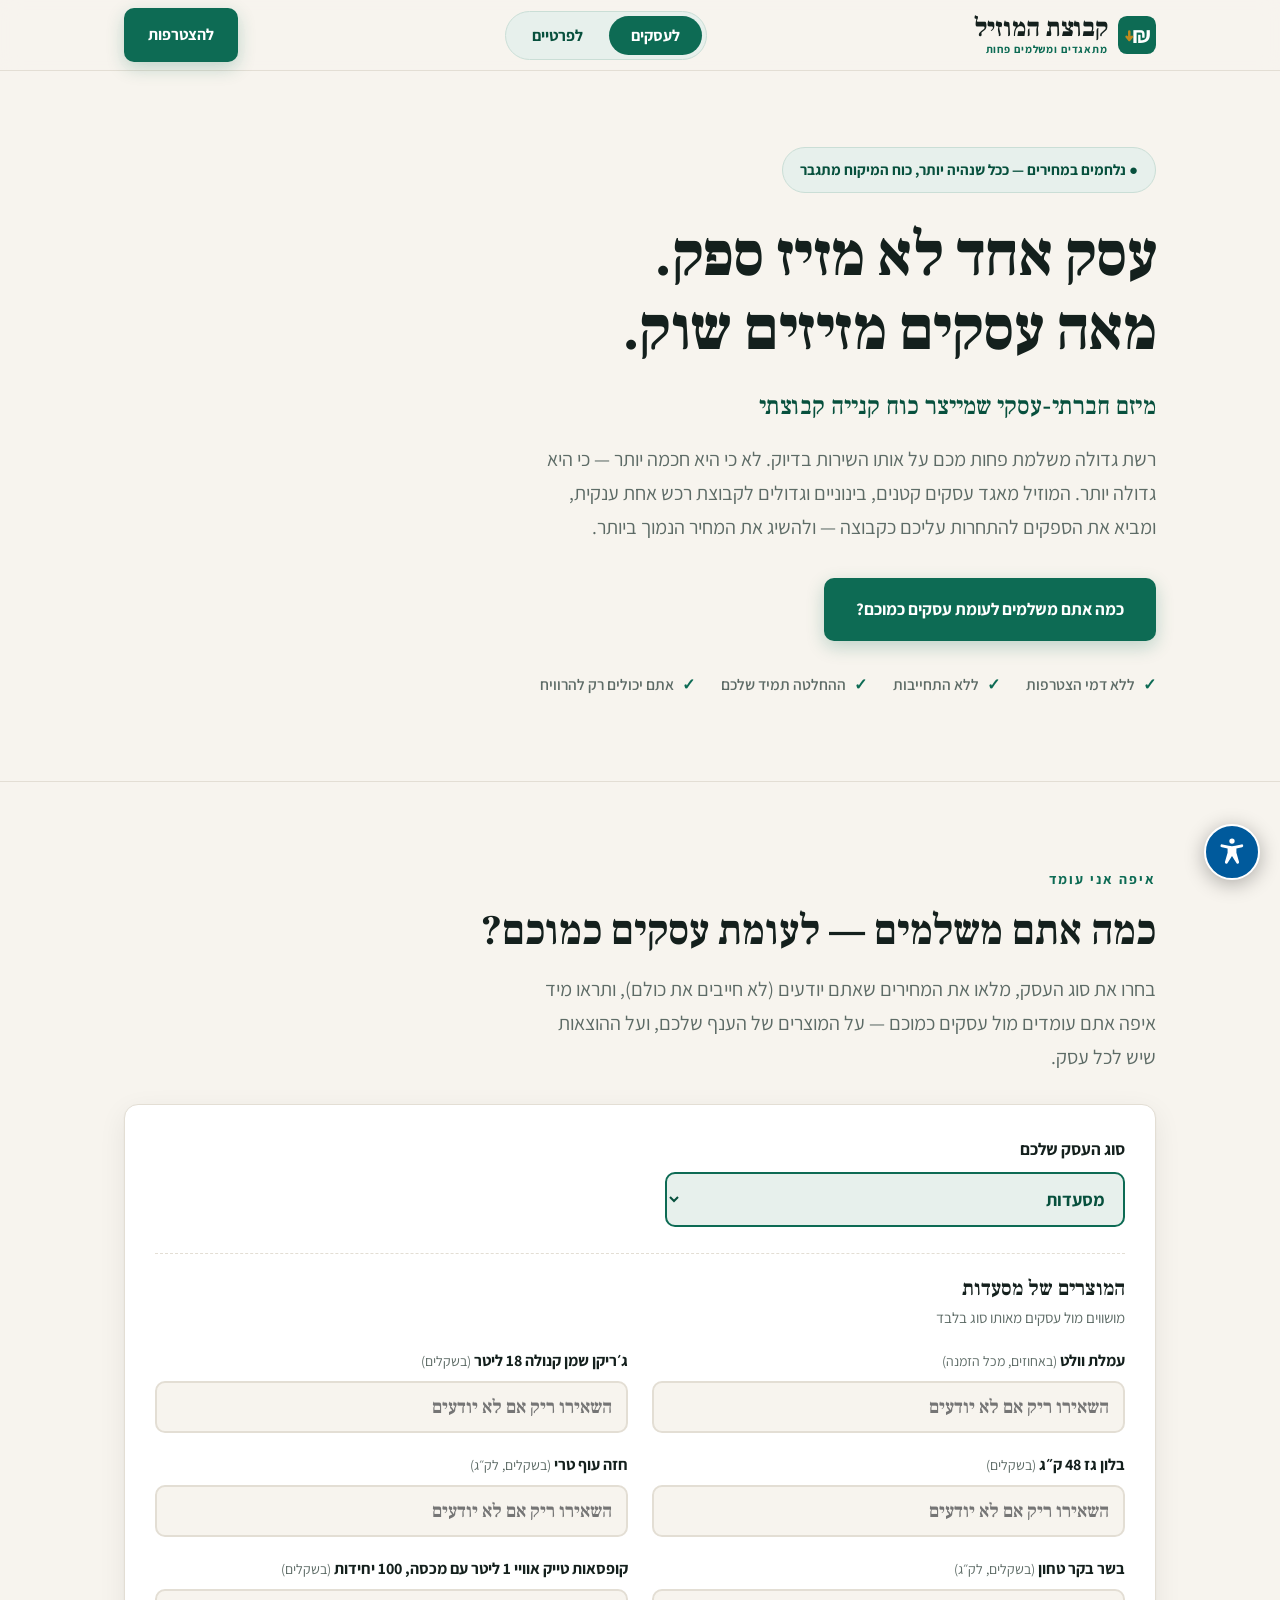
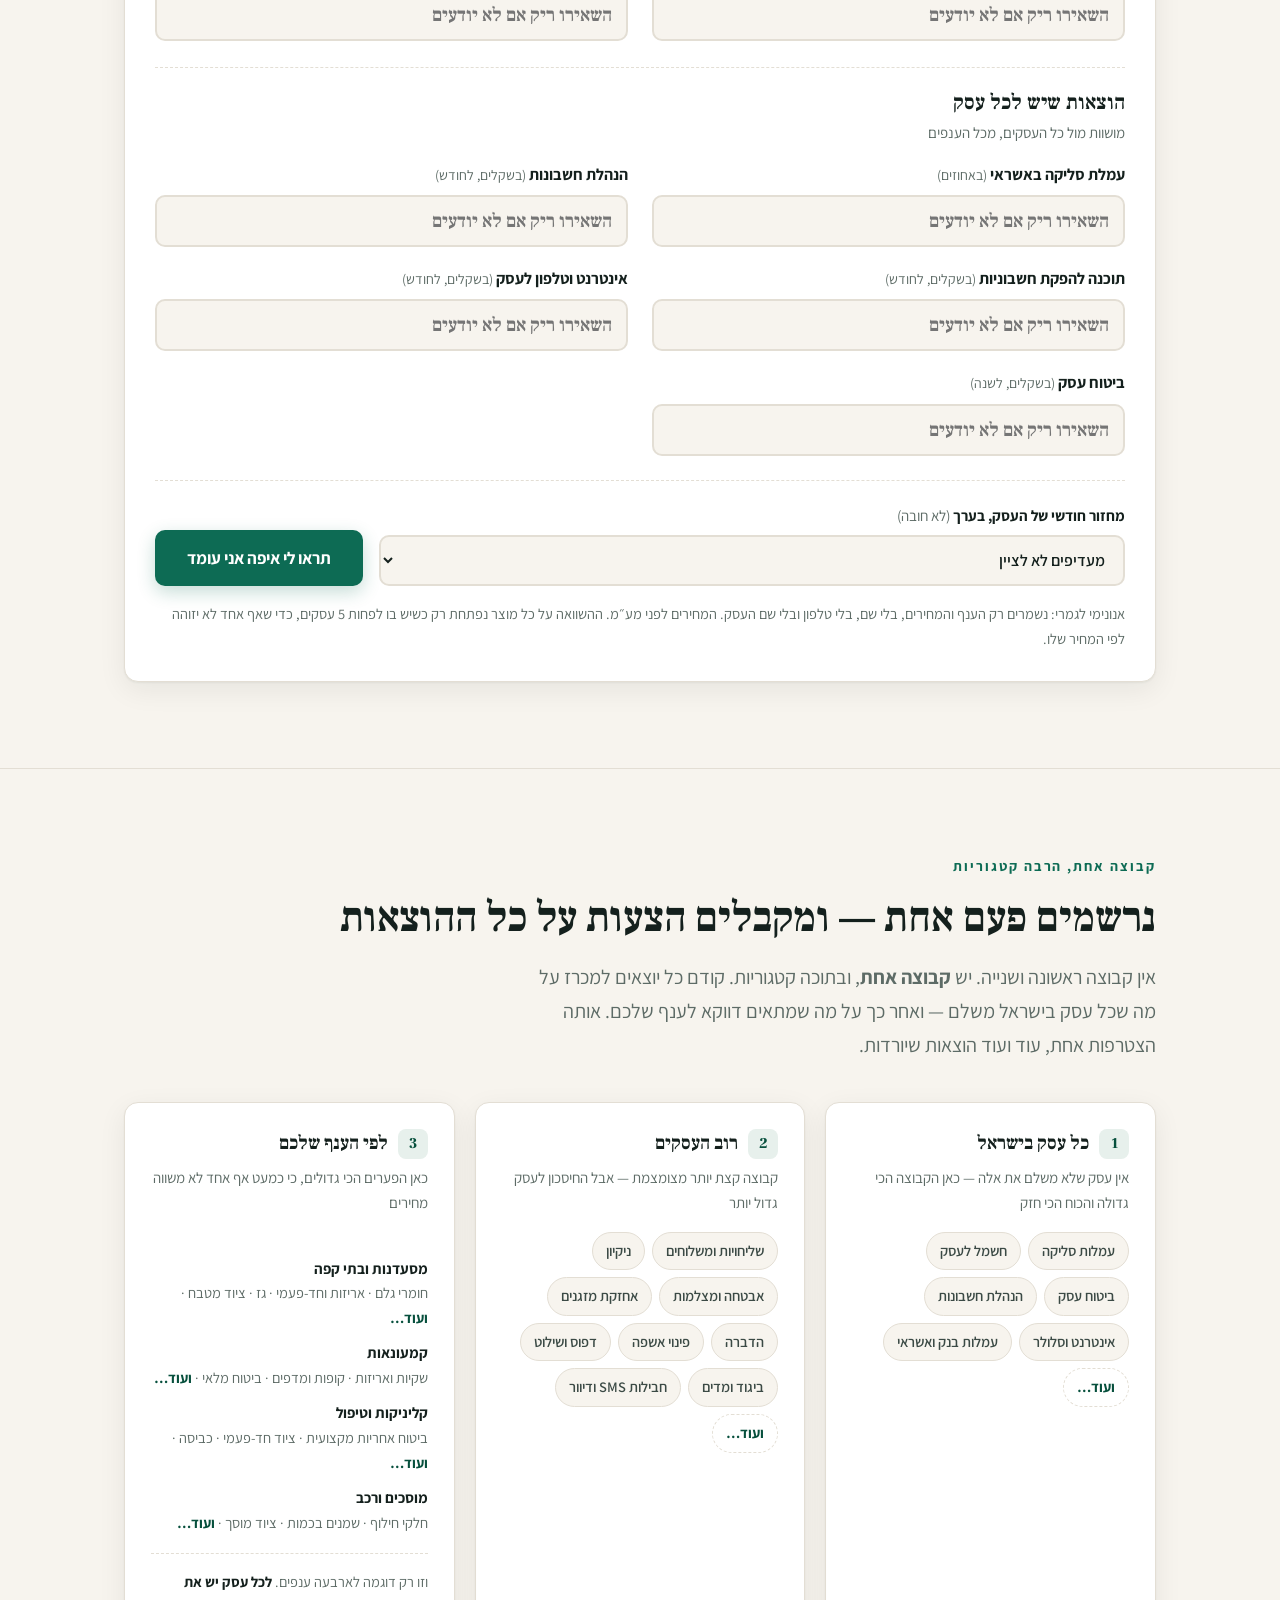
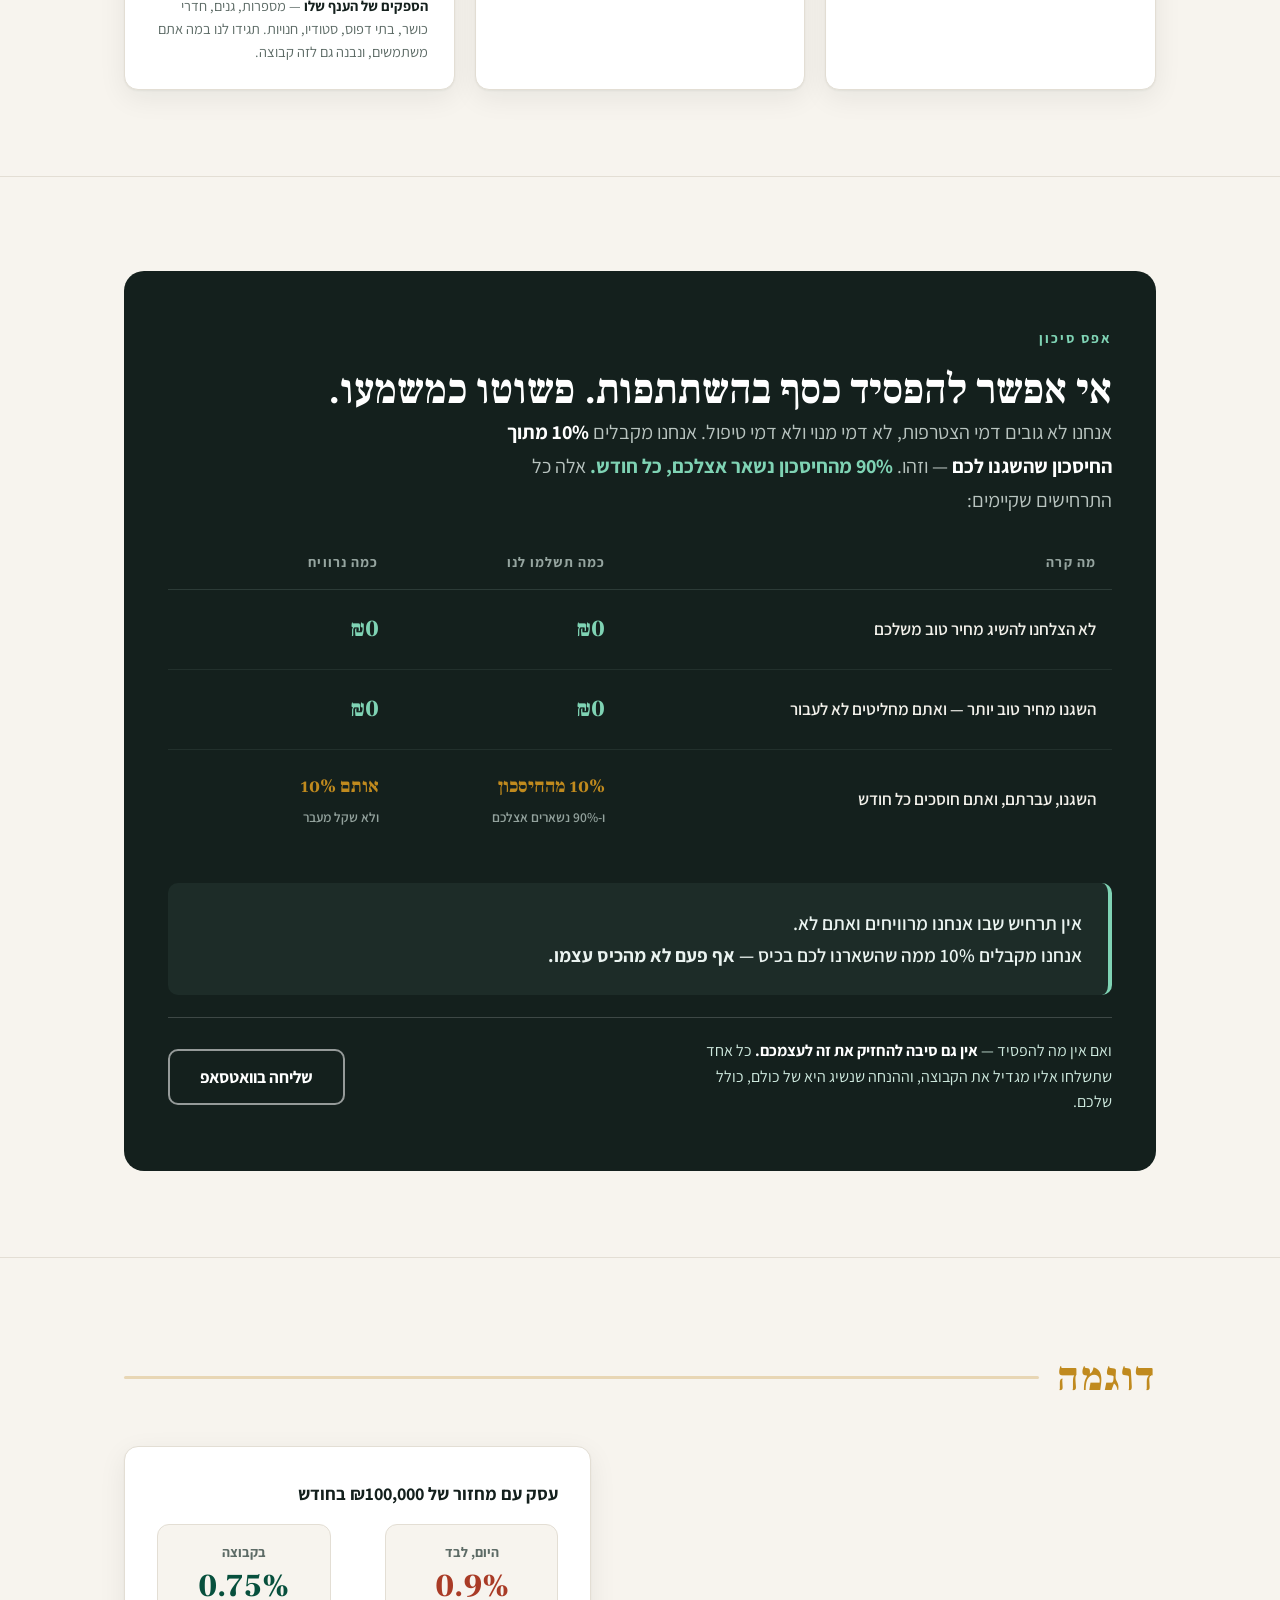
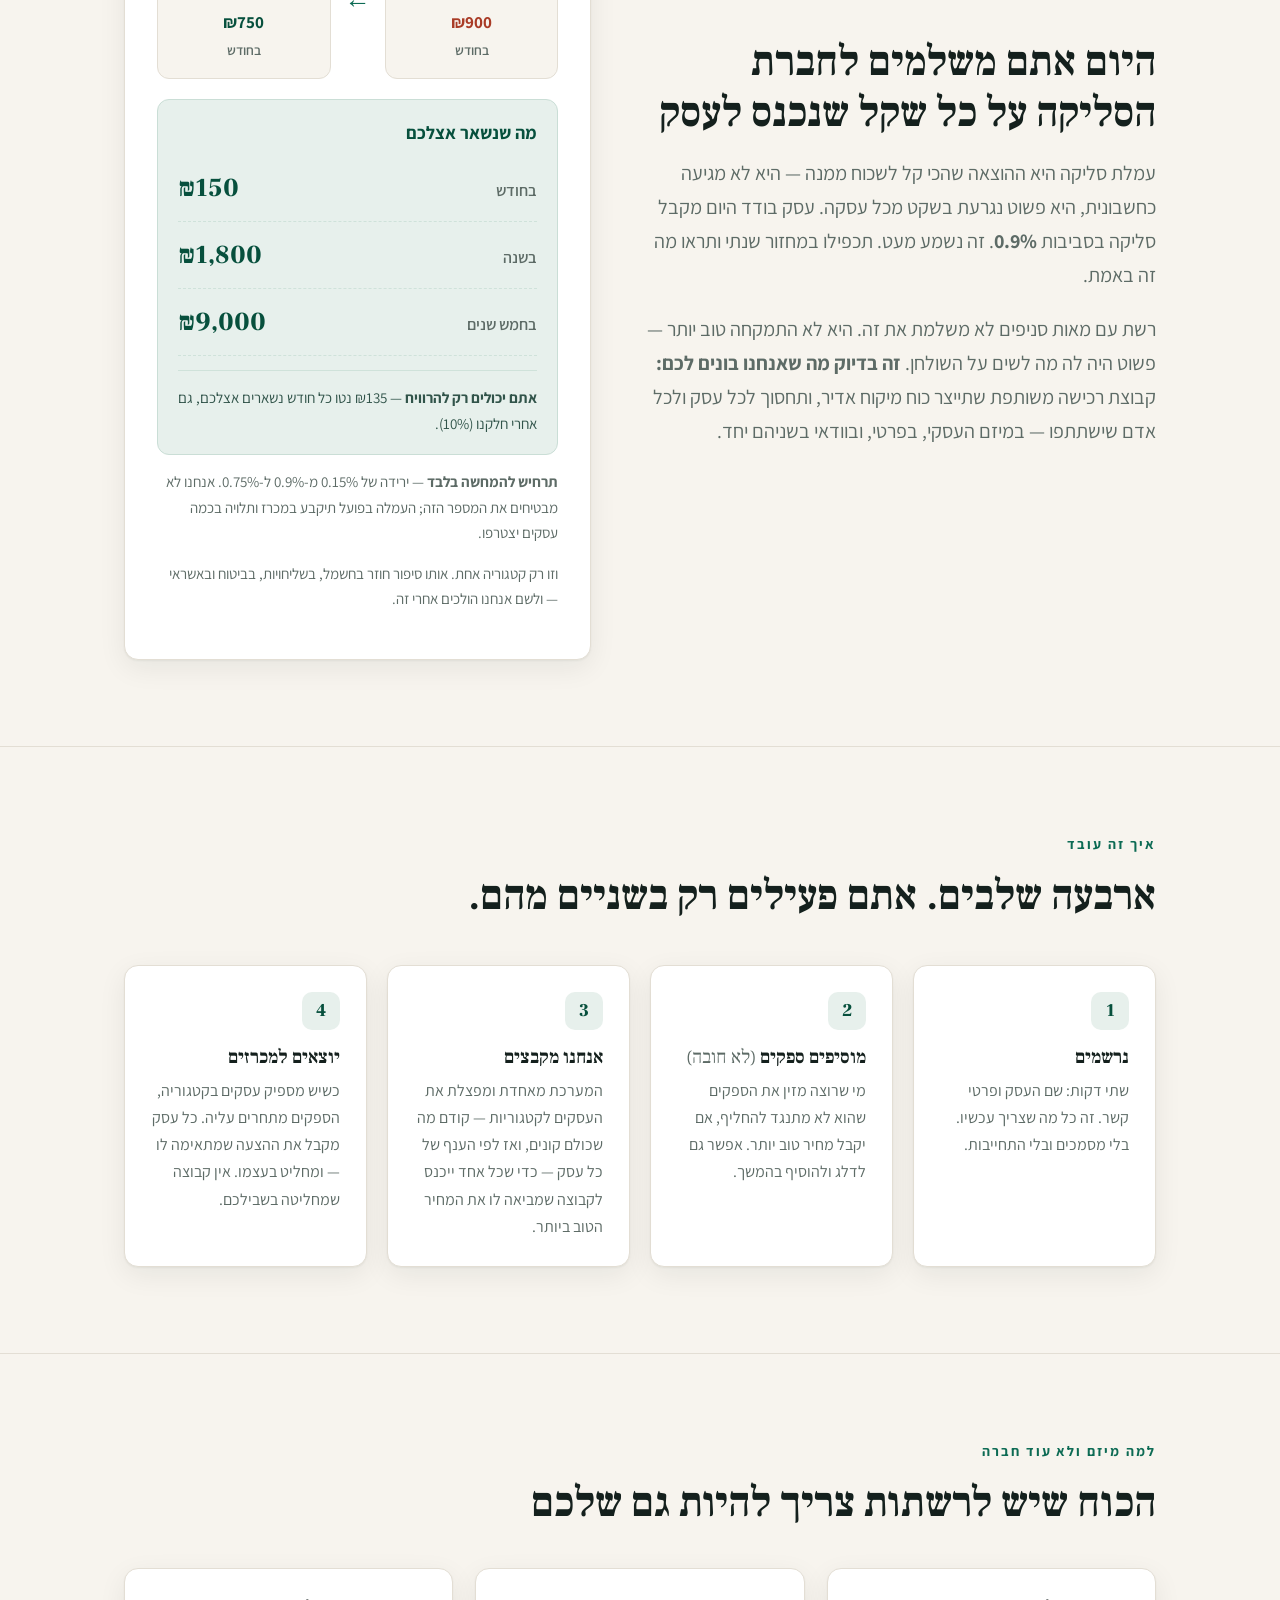
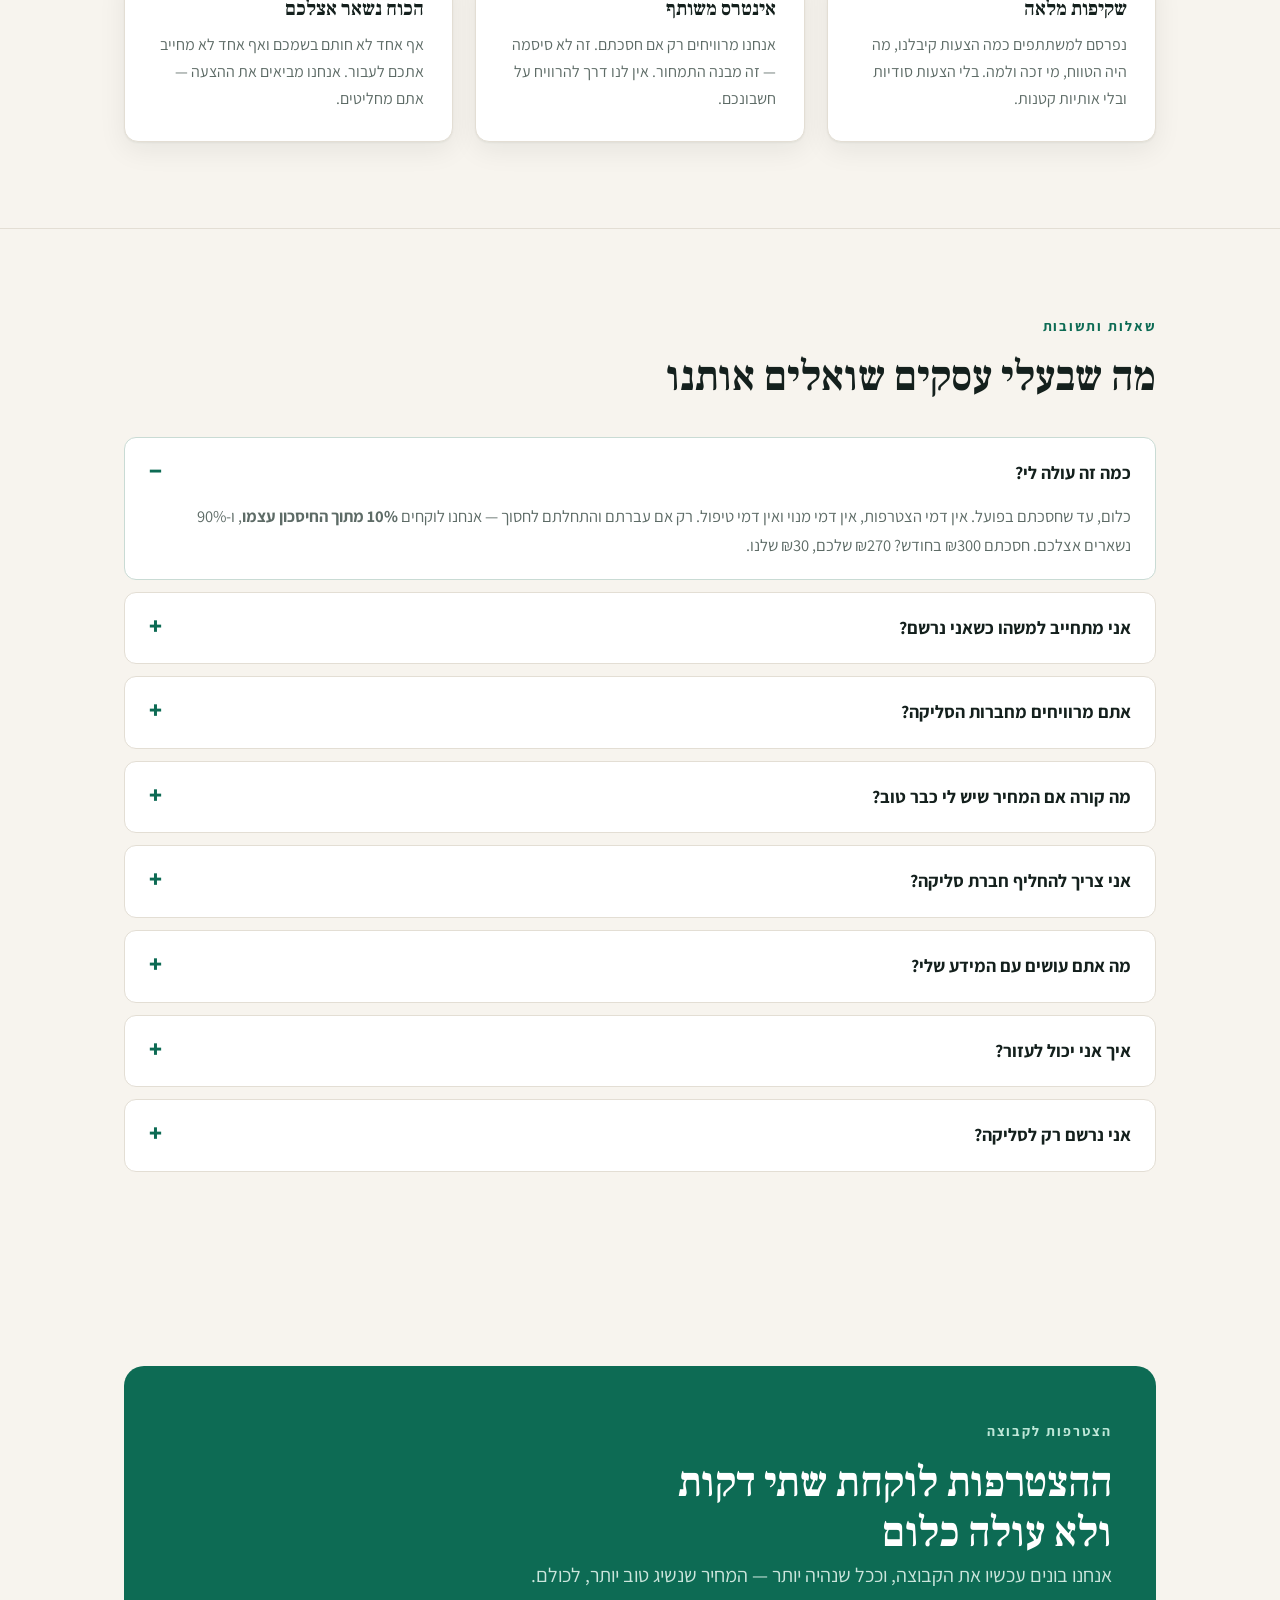
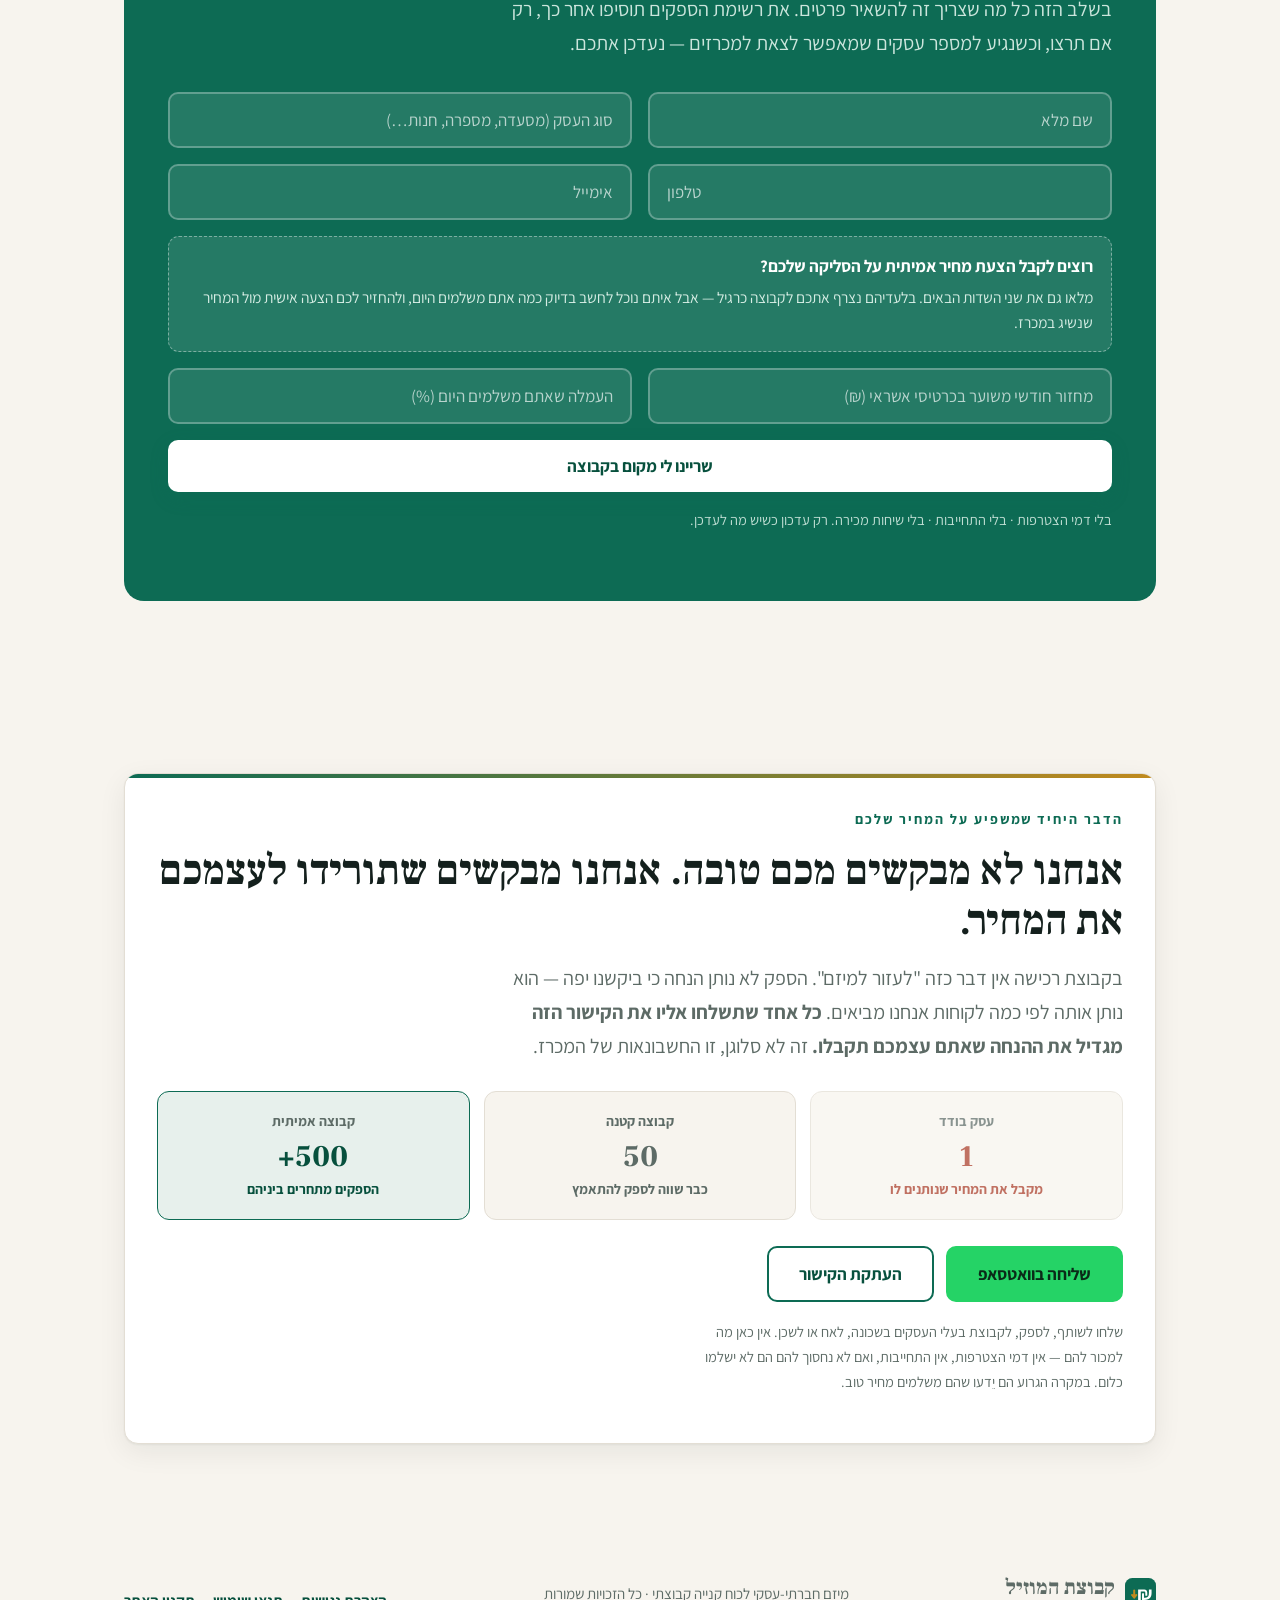
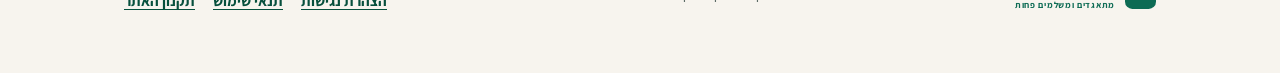
<file: business/index.html>
<!DOCTYPE html>
<html lang="he" dir="rtl">
<head>
<meta charset="utf-8">
<meta name="viewport" content="width=device-width,initial-scale=1">
<title>קבוצת המוזיל לעסקים — מתאגדים ומשלמים פחות</title>
<link rel="canonical" href="https://gingis010-cyber.github.io/hamozil/business/">
<meta name="description" content="עסק אחד לא מזיז ספק. מאה עסקים מזיזים שוק. מיזם חברתי-עסקי לכוח קנייה קבוצתי. בלי דמי הצטרפות ובלי התחייבות.">
<meta property="og:type"        content="website">
<meta property="og:locale"      content="he_IL">
<meta property="og:site_name"   content="קבוצת המוזיל">
<meta property="og:title"       content="קבוצת המוזיל לעסקים — מתאגדים ומשלמים פחות">
<meta property="og:description" content="עסק אחד לא מזיז ספק. מאה עסקים מזיזים שוק. מיזם חברתי-עסקי לכוח קנייה קבוצתי. בלי דמי הצטרפות ובלי התחייבות.">
<meta property="og:image"       content="https://gingis010-cyber.github.io/hamozil/og-image-v2.png">
<meta property="og:image:width"  content="1200">
<meta property="og:image:height" content="630">
<meta property="og:url"         content="https://gingis010-cyber.github.io/hamozil/business/">
<meta name="twitter:card"        content="summary_large_image">
<meta name="twitter:title"       content="קבוצת המוזיל לעסקים — מתאגדים ומשלמים פחות">
<meta name="twitter:description" content="עסק אחד לא מזיז ספק. מאה עסקים מזיזים שוק. מיזם חברתי-עסקי לכוח קנייה קבוצתי. בלי דמי הצטרפות ובלי התחייבות.">
<meta name="twitter:image"       content="https://gingis010-cyber.github.io/hamozil/og-image-v2.png">
<meta name="theme-color" content="#0D6B54">
<script>
  /* פרמטר ההפניה נשמר במעבר, אחרת היינו מאבדים את מי שהביא את הגולש */
  location.replace("../" + location.search + "");
</script>
<meta http-equiv="refresh" content="0;url=../">
<style>
  body{margin:0;display:grid;place-items:center;height:100vh;background:#F7F4EE;
       font-family:Assistant,Arial,sans-serif;color:#14201D}
  a{color:#07503D;font-weight:700}
</style>
</head>
<body>
  <p>מעבירים אתכם… <a href="../">לחצו כאן אם לא הועברתם</a></p>
</body>
</html>
</file>
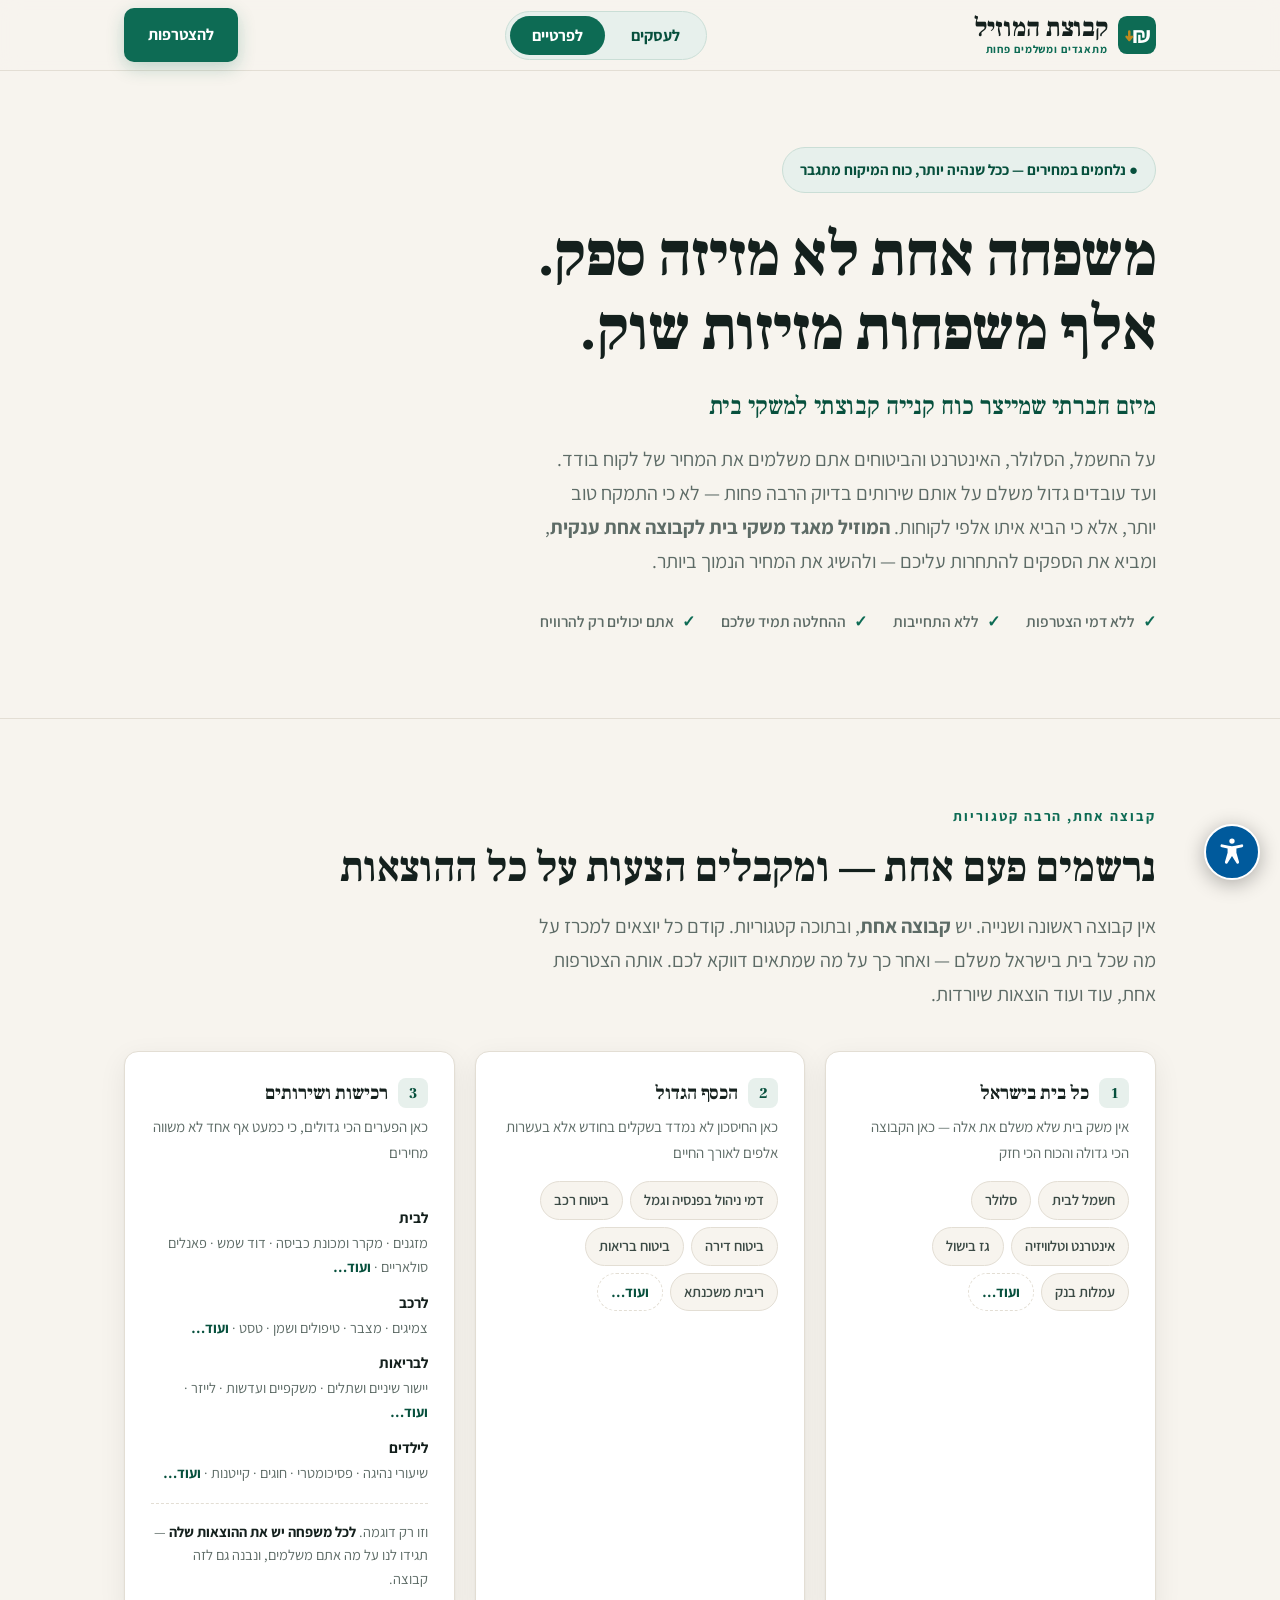
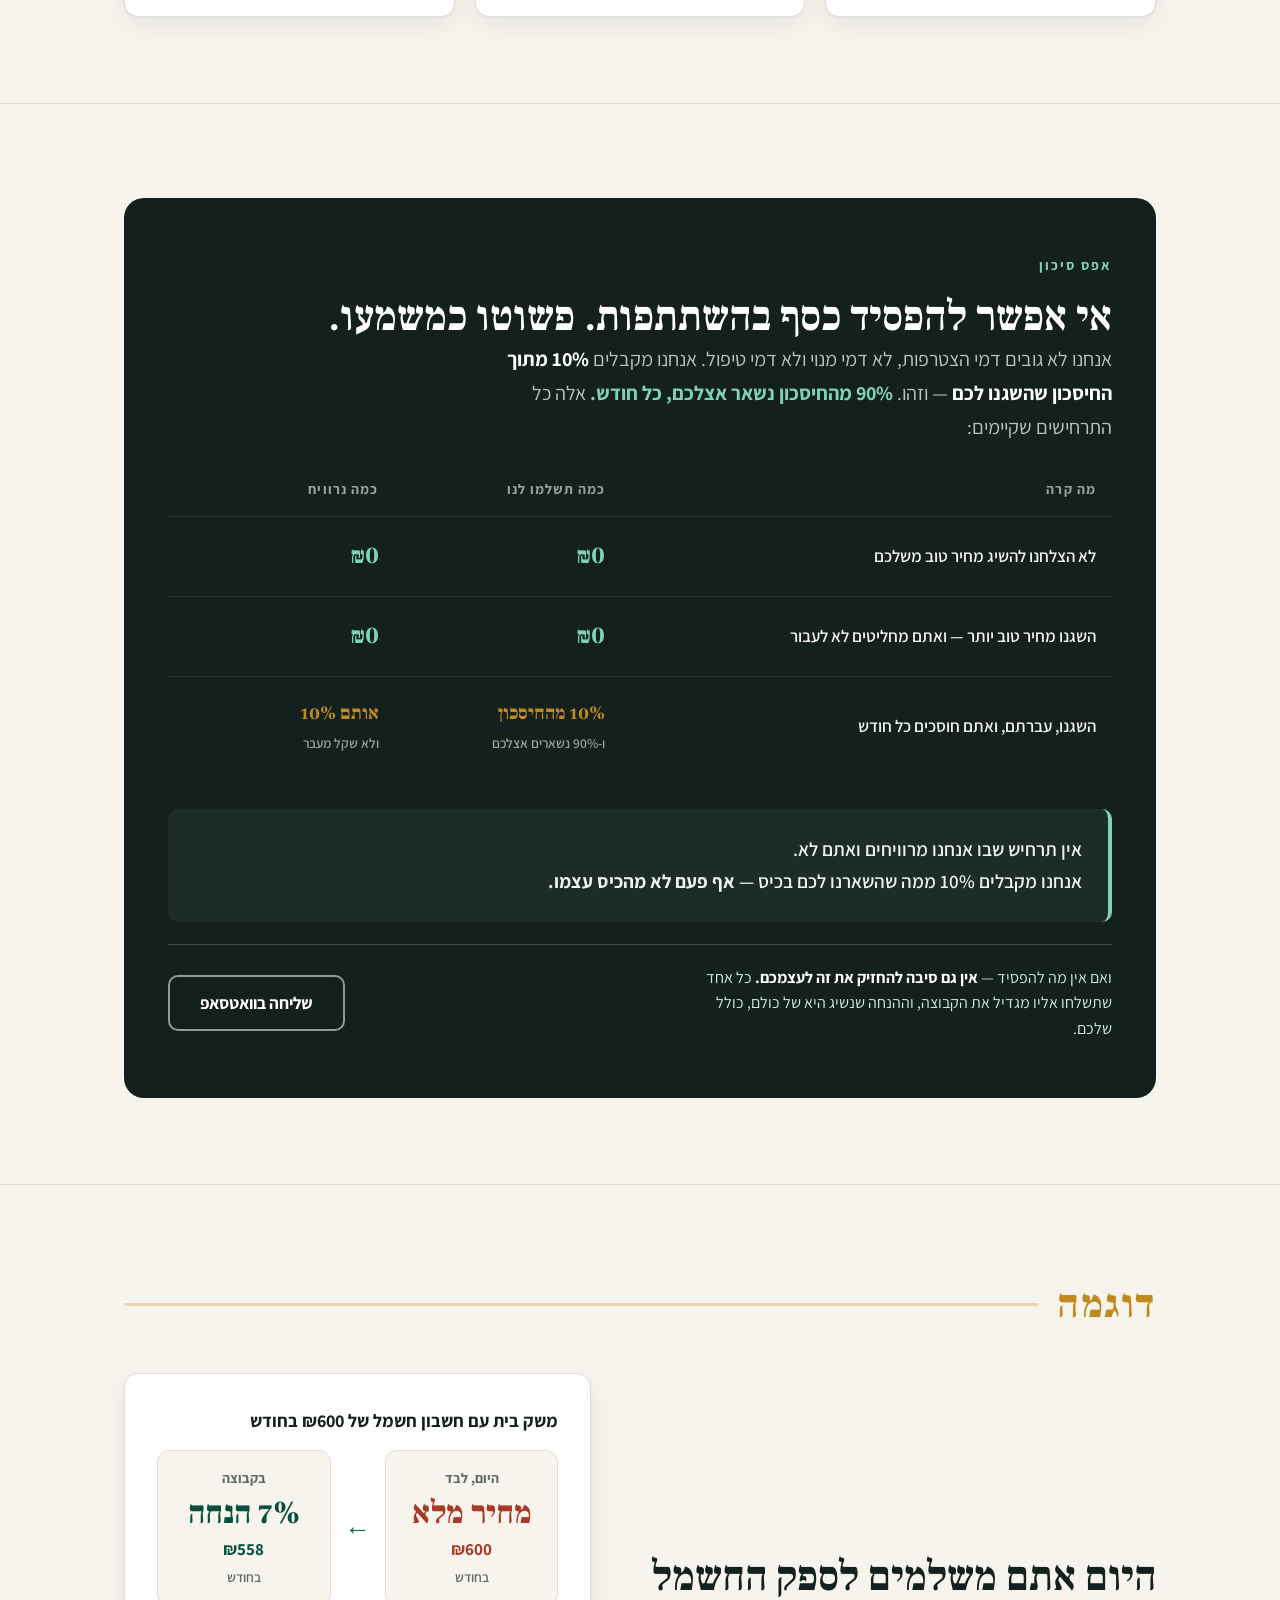
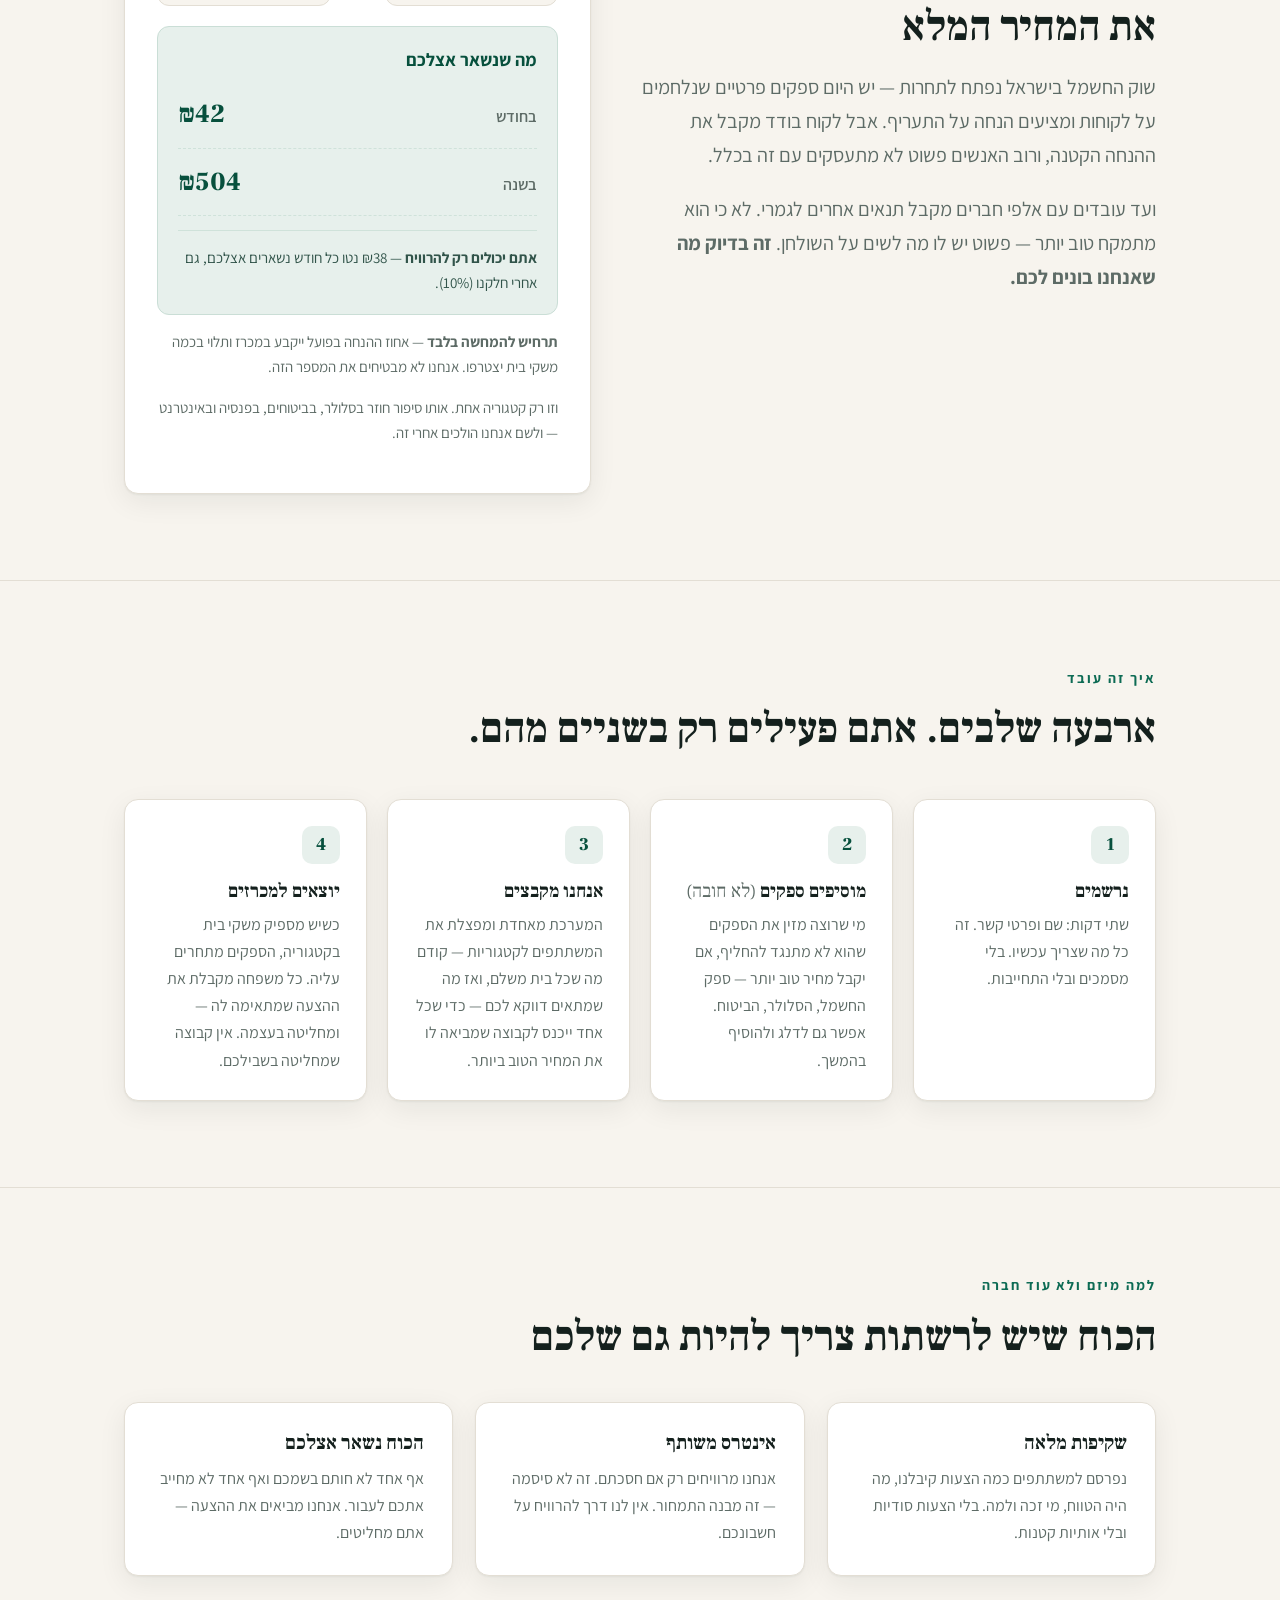
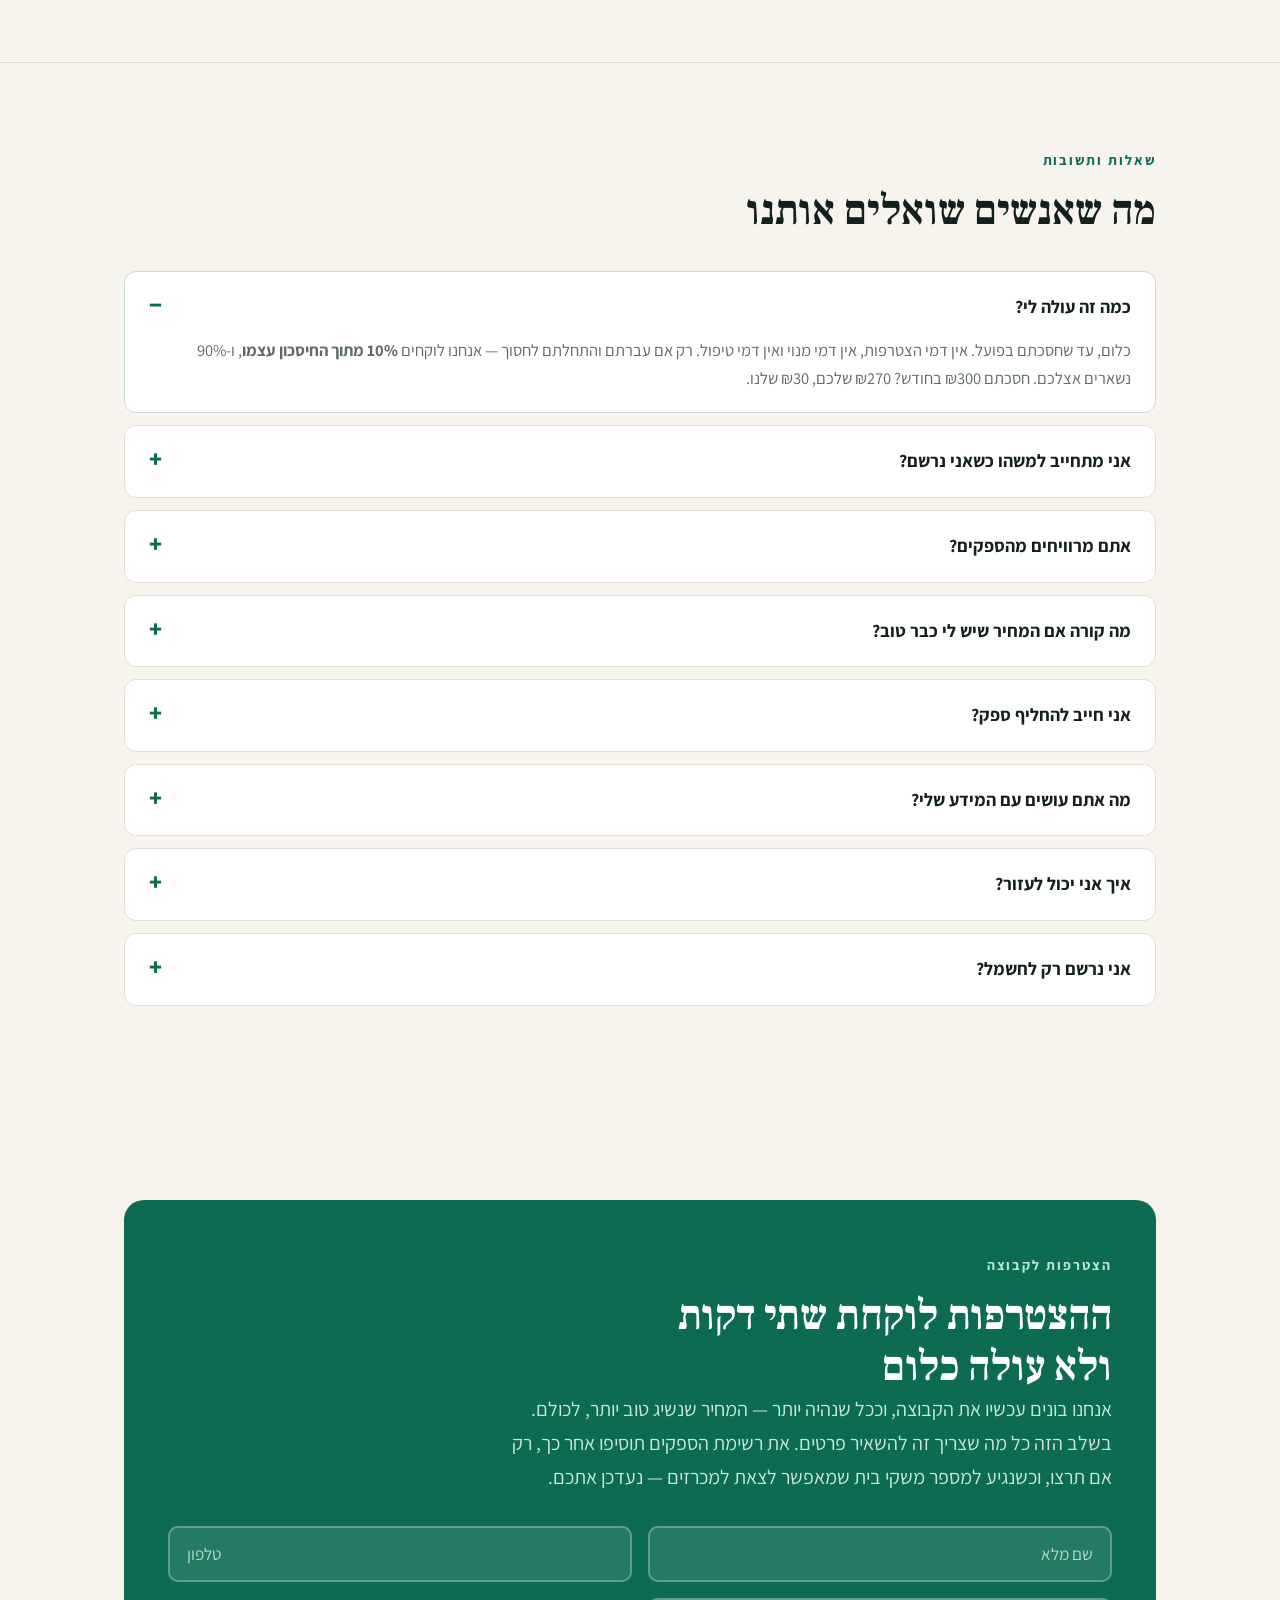
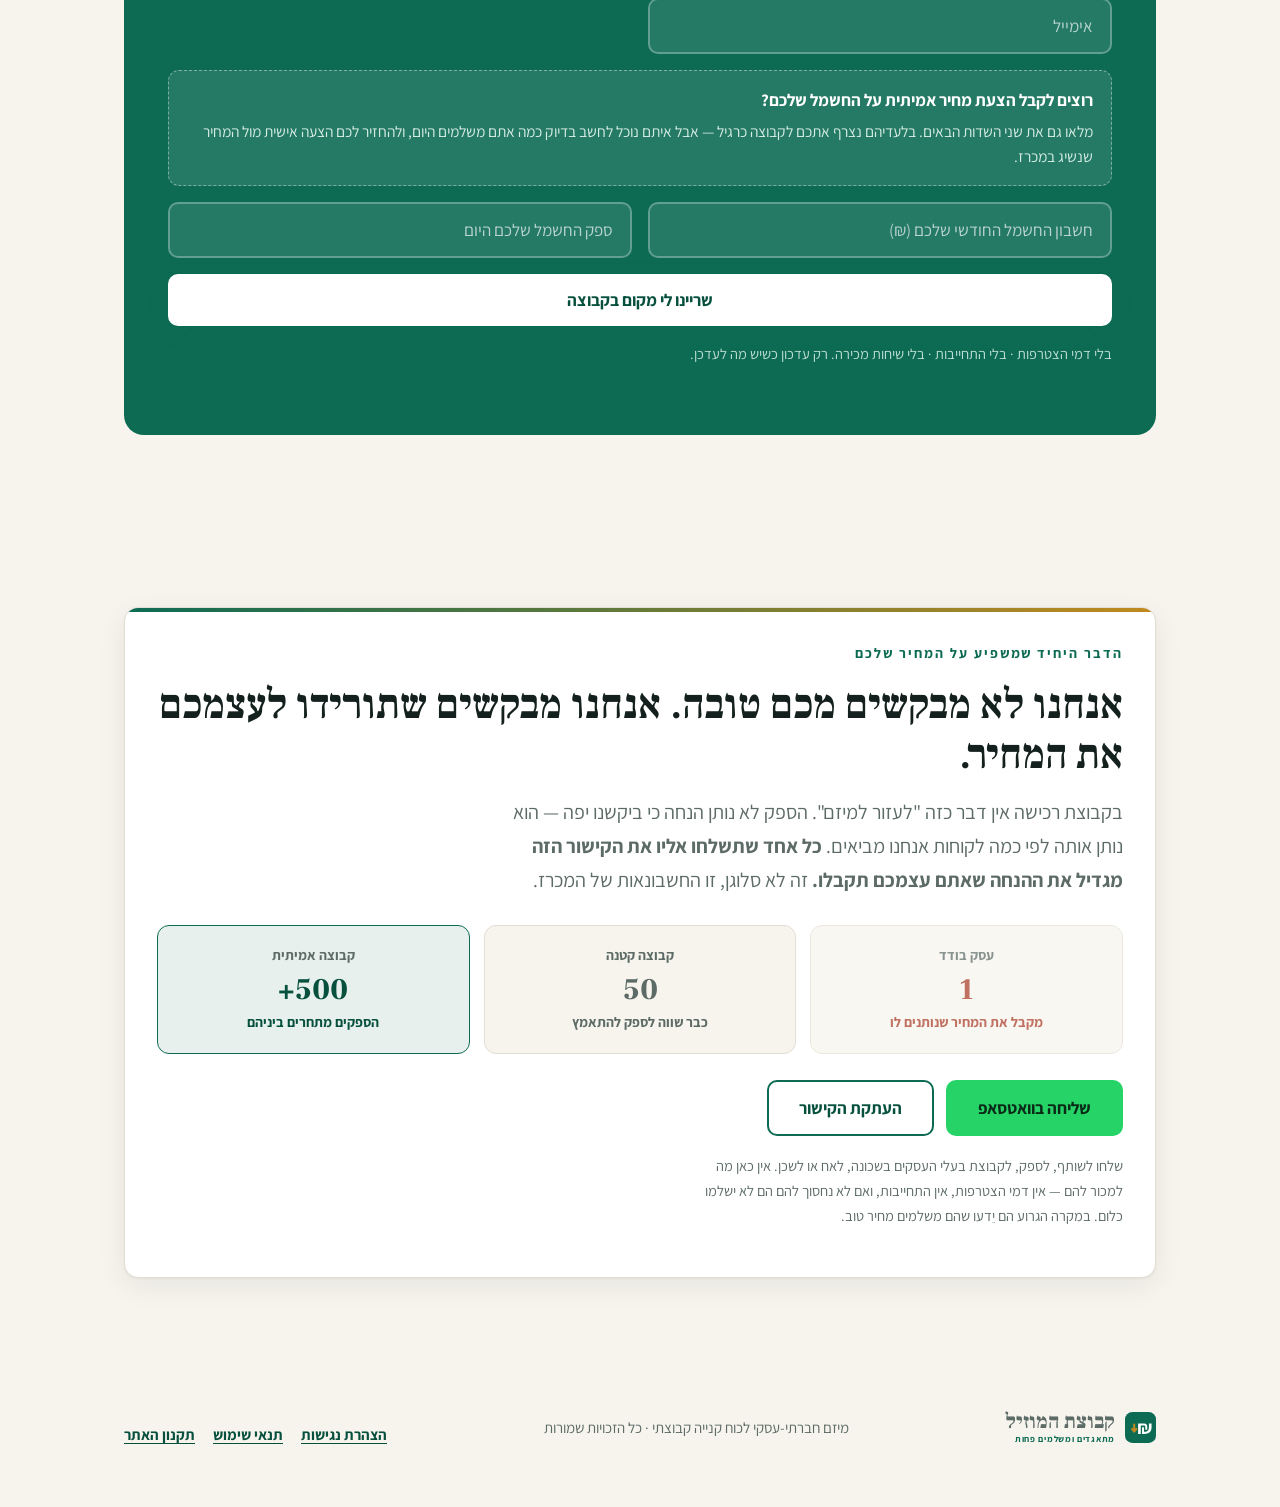
<file: private/index.html>
<!DOCTYPE html>
<html lang="he" dir="rtl">
<head>
<meta charset="utf-8">
<meta name="viewport" content="width=device-width,initial-scale=1">
<title>קבוצת המוזיל למשקי בית — מתאגדים ומשלמים פחות</title>
<link rel="canonical" href="https://gingis010-cyber.github.io/hamozil/private/">
<meta name="description" content="משפחה אחת לא מזיזה ספק. אלף משפחות מזיזות שוק. מיזם חברתי לכוח קנייה קבוצתי. בלי דמי הצטרפות ובלי התחייבות.">
<meta property="og:type"        content="website">
<meta property="og:locale"      content="he_IL">
<meta property="og:site_name"   content="קבוצת המוזיל">
<meta property="og:title"       content="קבוצת המוזיל למשקי בית — מתאגדים ומשלמים פחות">
<meta property="og:description" content="משפחה אחת לא מזיזה ספק. אלף משפחות מזיזות שוק. מיזם חברתי לכוח קנייה קבוצתי. בלי דמי הצטרפות ובלי התחייבות.">
<meta property="og:image"       content="https://gingis010-cyber.github.io/hamozil/og-image-v2.png">
<meta property="og:image:width"  content="1200">
<meta property="og:image:height" content="630">
<meta property="og:url"         content="https://gingis010-cyber.github.io/hamozil/private/">
<meta name="twitter:card"        content="summary_large_image">
<meta name="twitter:title"       content="קבוצת המוזיל למשקי בית — מתאגדים ומשלמים פחות">
<meta name="twitter:description" content="משפחה אחת לא מזיזה ספק. אלף משפחות מזיזות שוק. מיזם חברתי לכוח קנייה קבוצתי. בלי דמי הצטרפות ובלי התחייבות.">
<meta name="twitter:image"       content="https://gingis010-cyber.github.io/hamozil/og-image-v2.png">
<meta name="theme-color" content="#0D6B54">
<script>
  /* פרמטר ההפניה נשמר במעבר, אחרת היינו מאבדים את מי שהביא את הגולש */
  location.replace("../" + location.search + "#private");
</script>
<meta http-equiv="refresh" content="0;url=../#private">
<style>
  body{margin:0;display:grid;place-items:center;height:100vh;background:#F7F4EE;
       font-family:Assistant,Arial,sans-serif;color:#14201D}
  a{color:#07503D;font-weight:700}
</style>
</head>
<body>
  <p>מעבירים אתכם… <a href="../#private">לחצו כאן אם לא הועברתם</a></p>
</body>
</html>
</file>
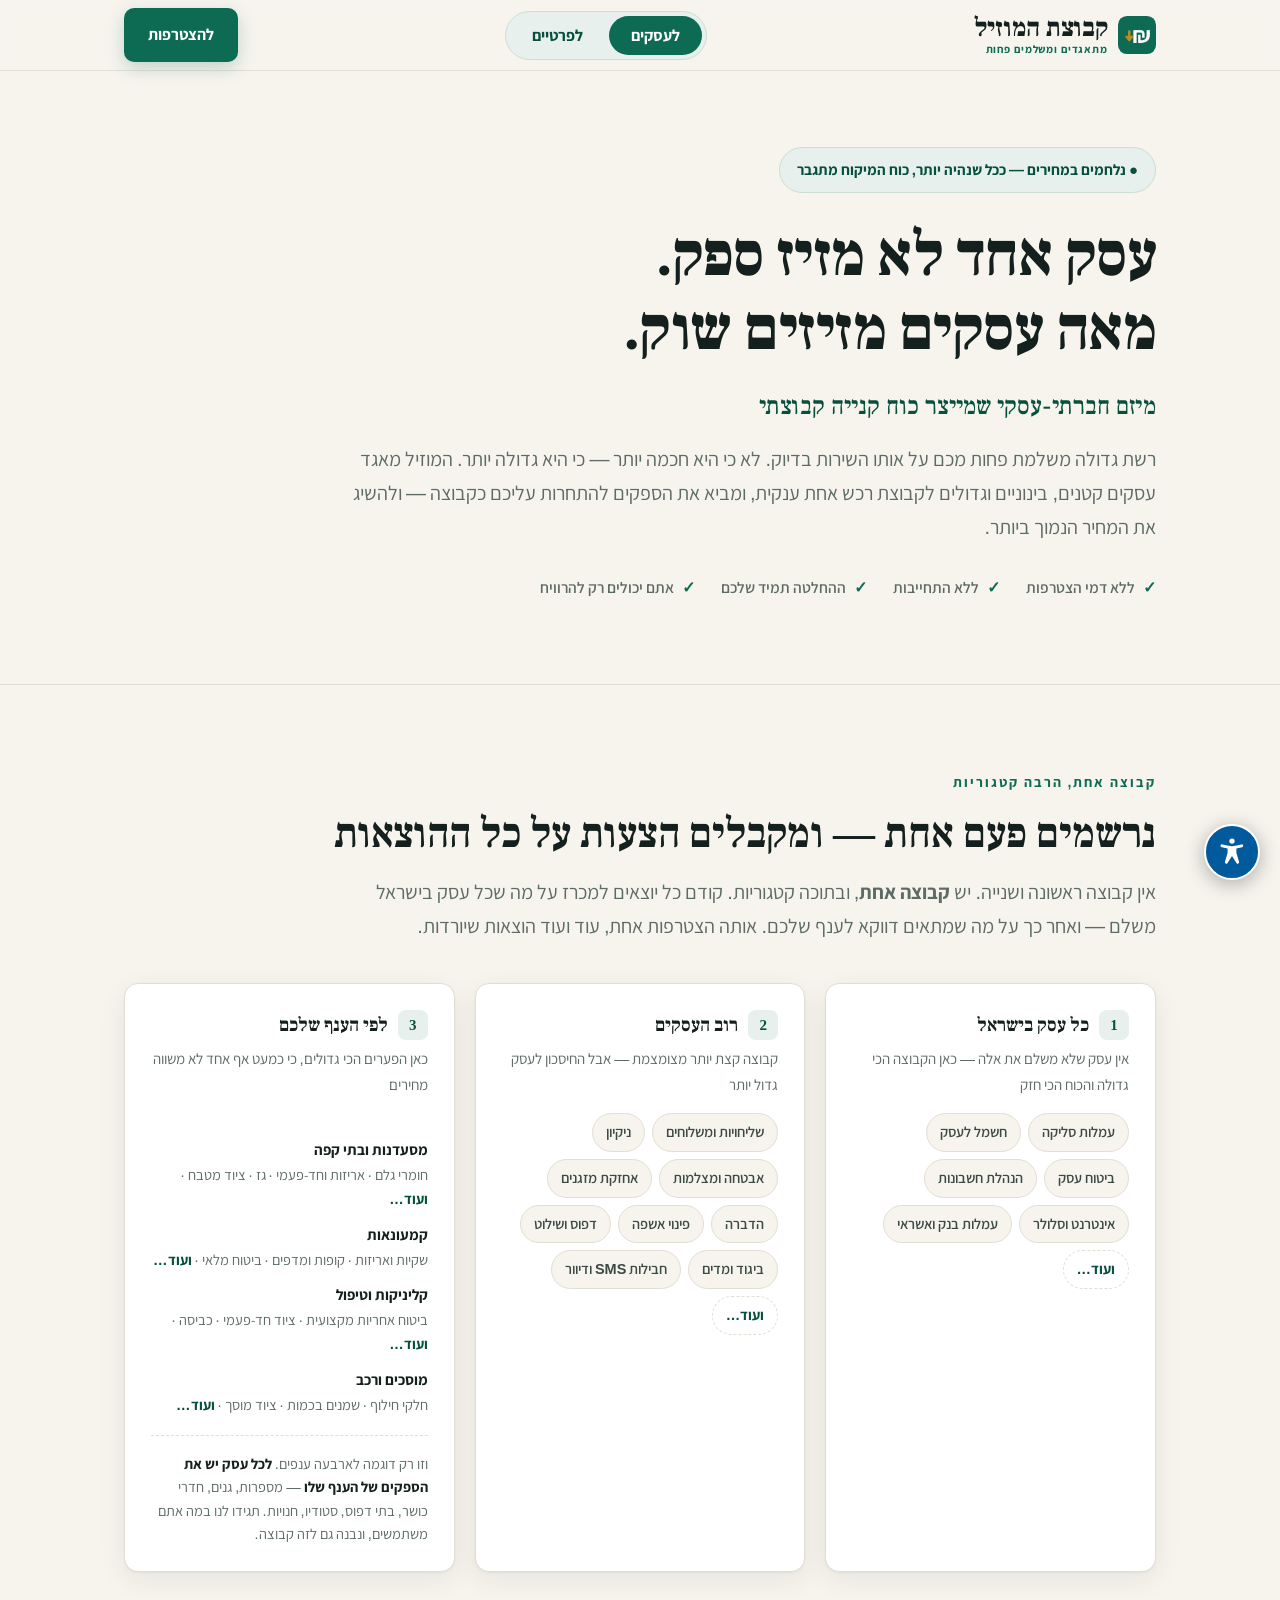
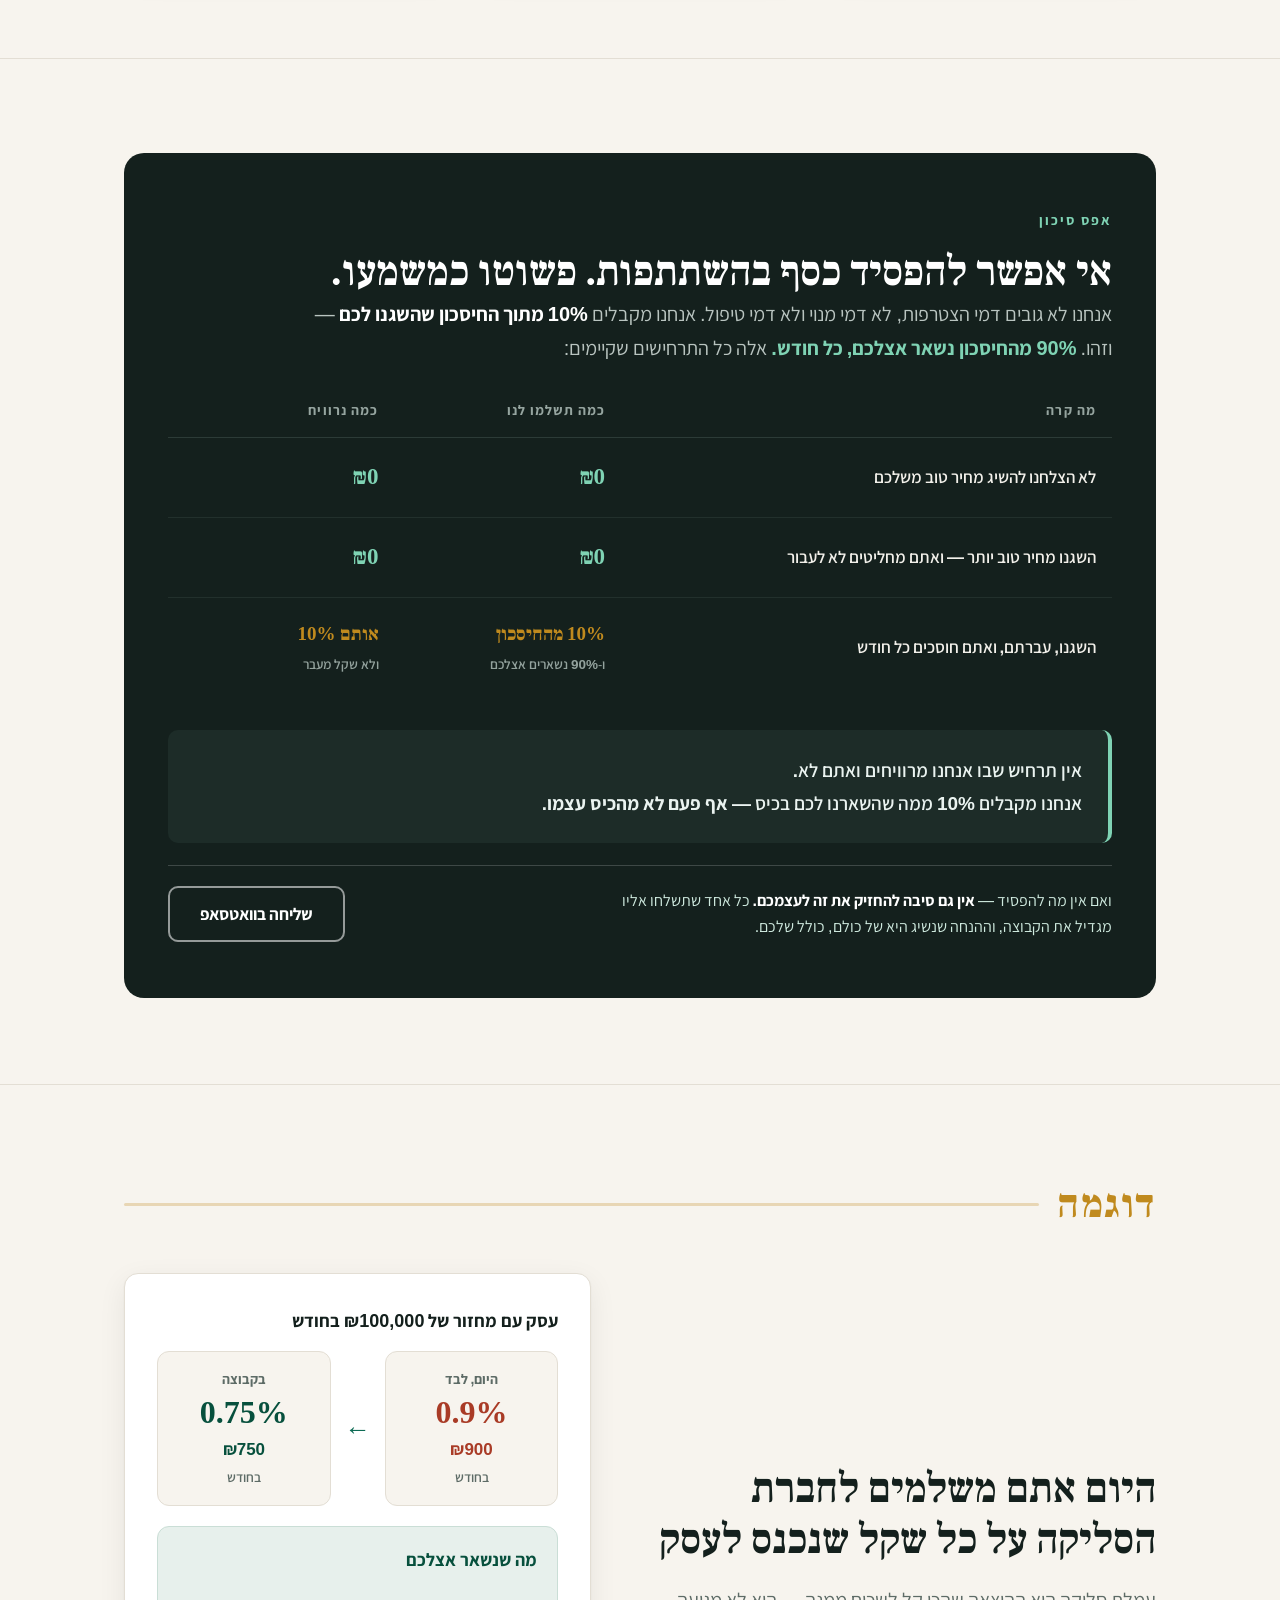
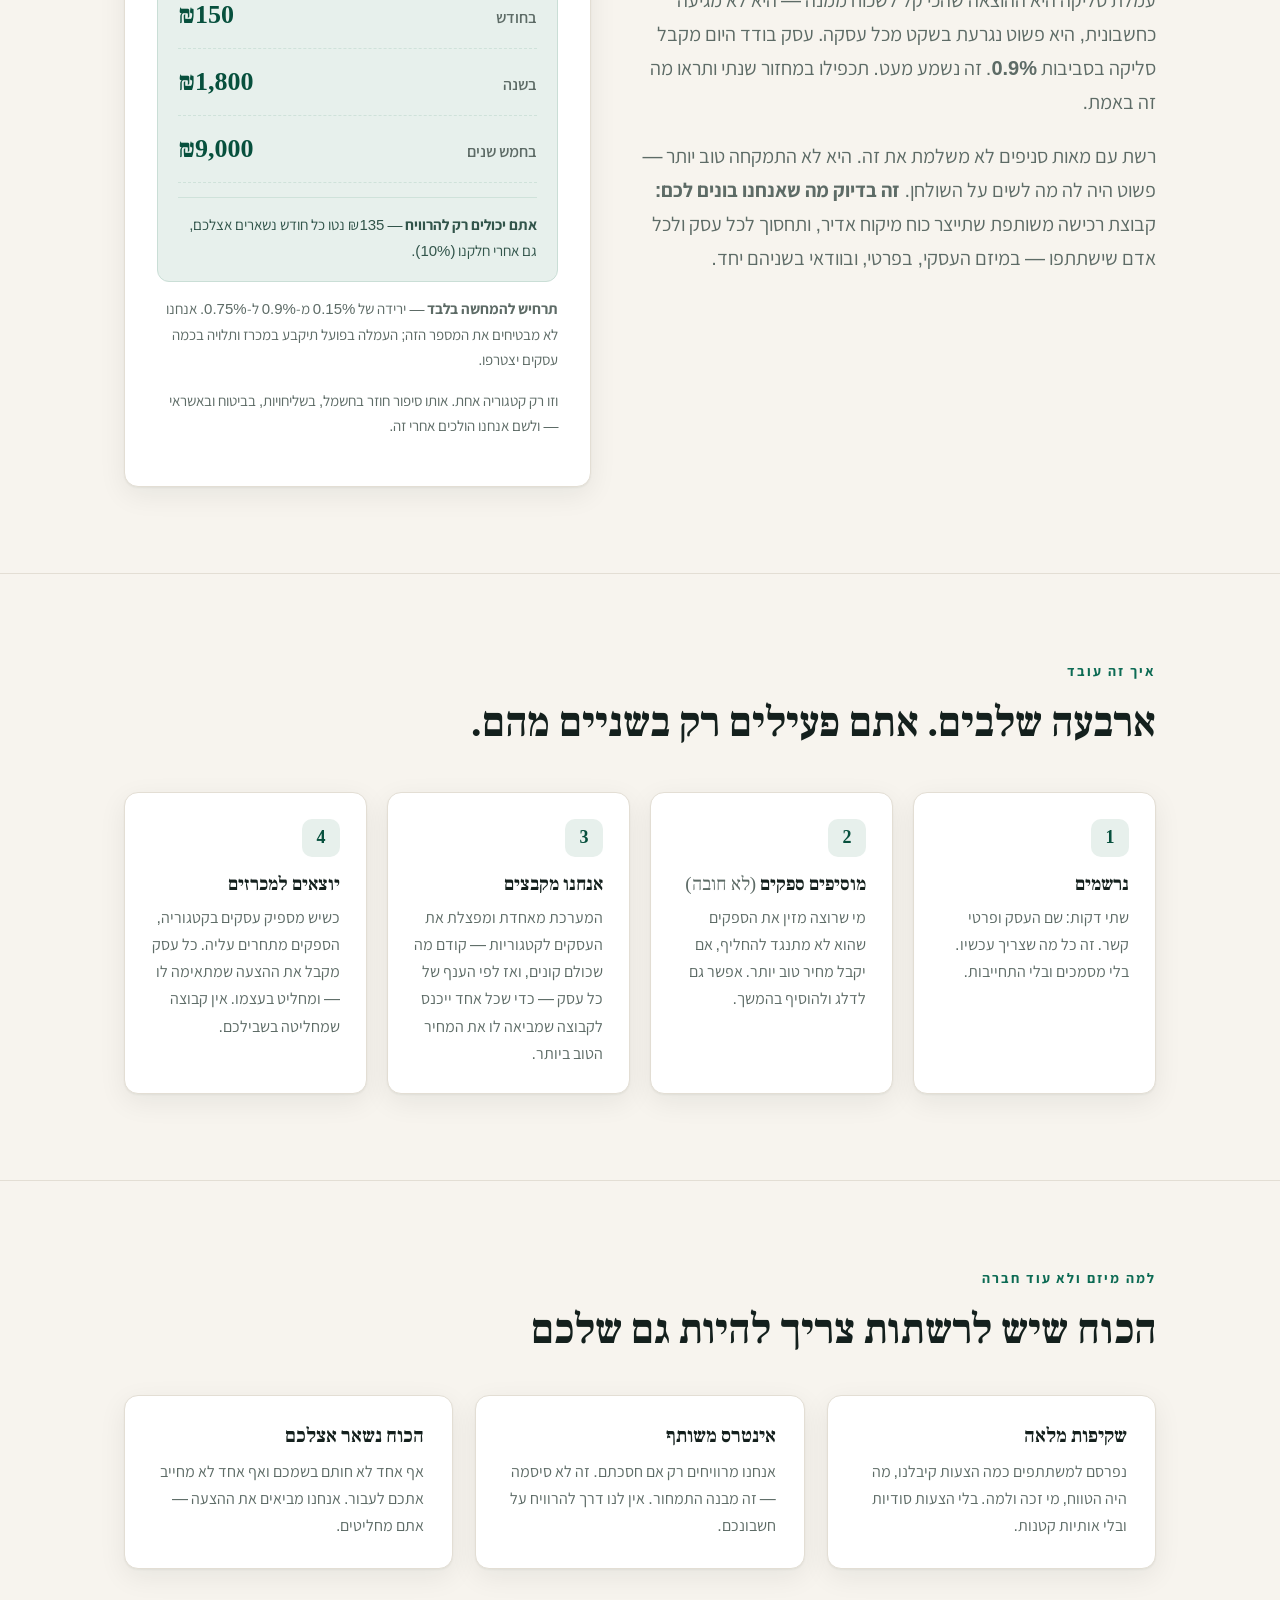
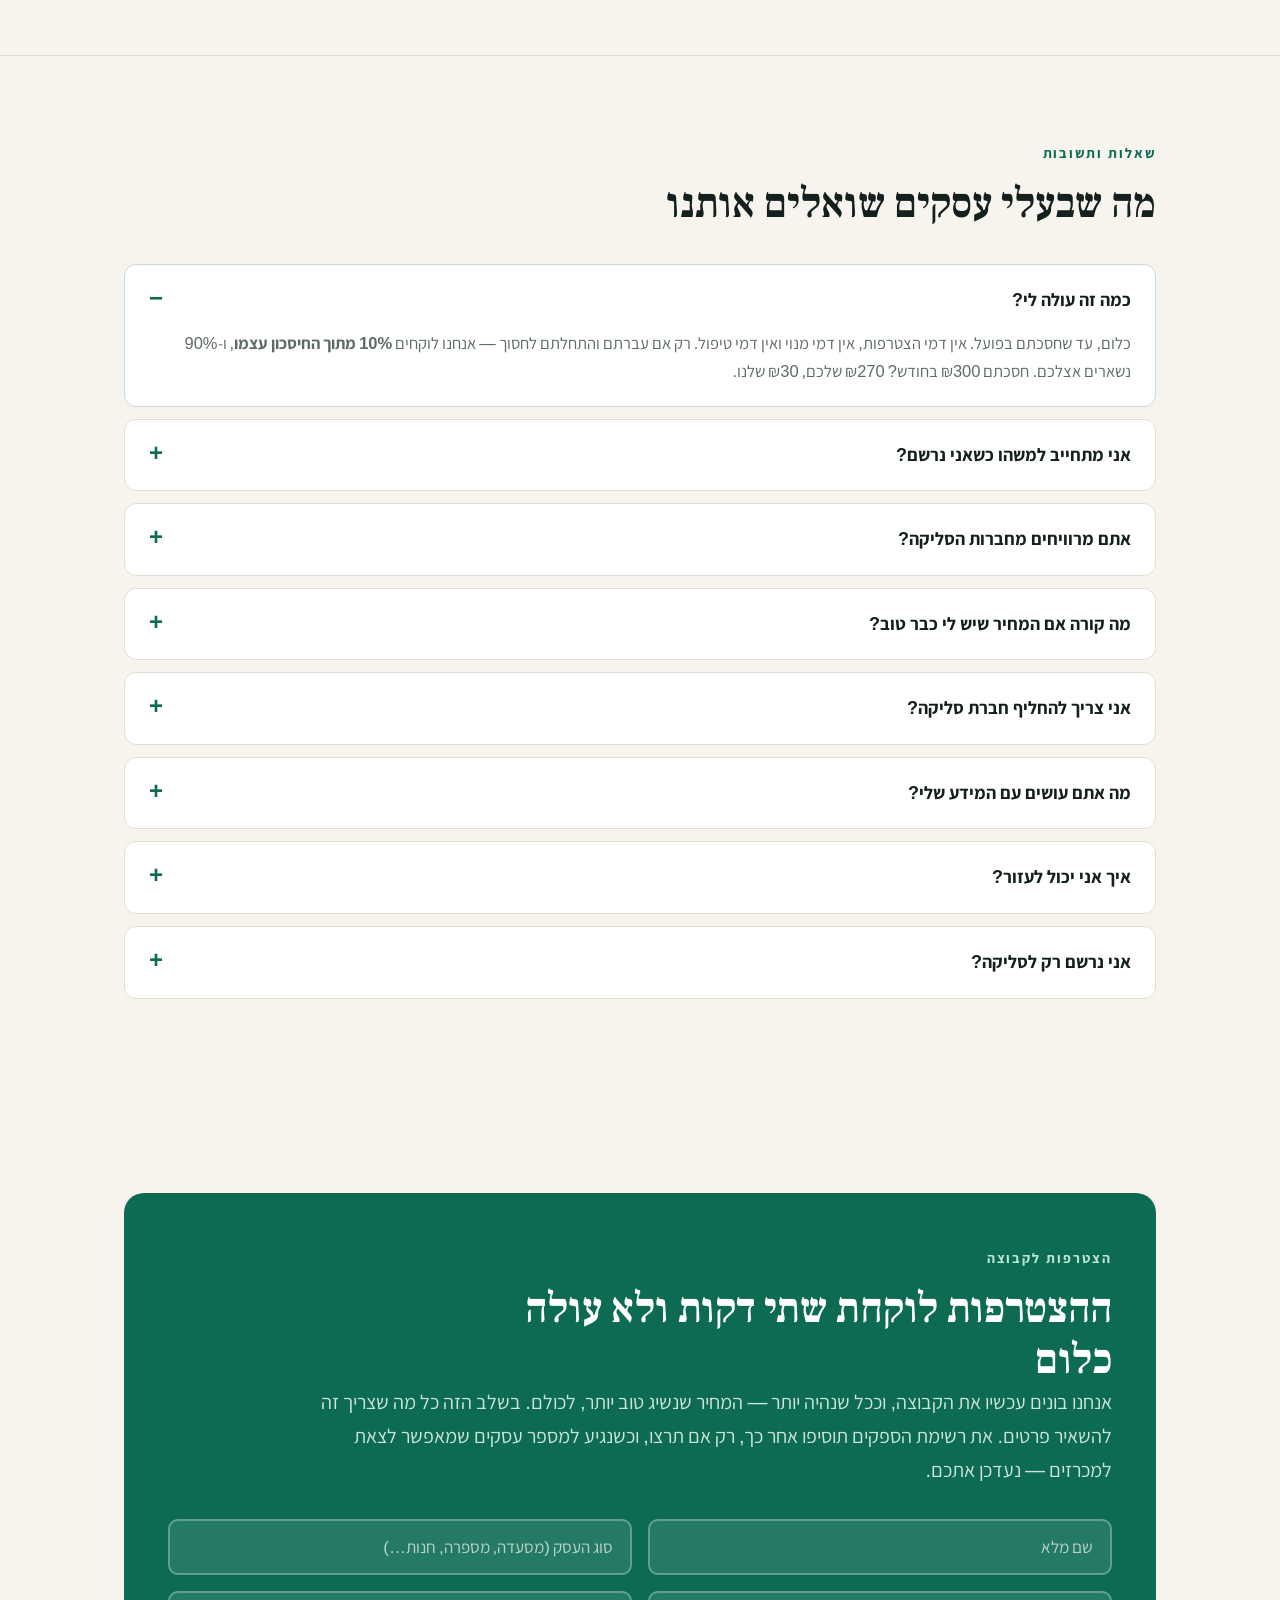
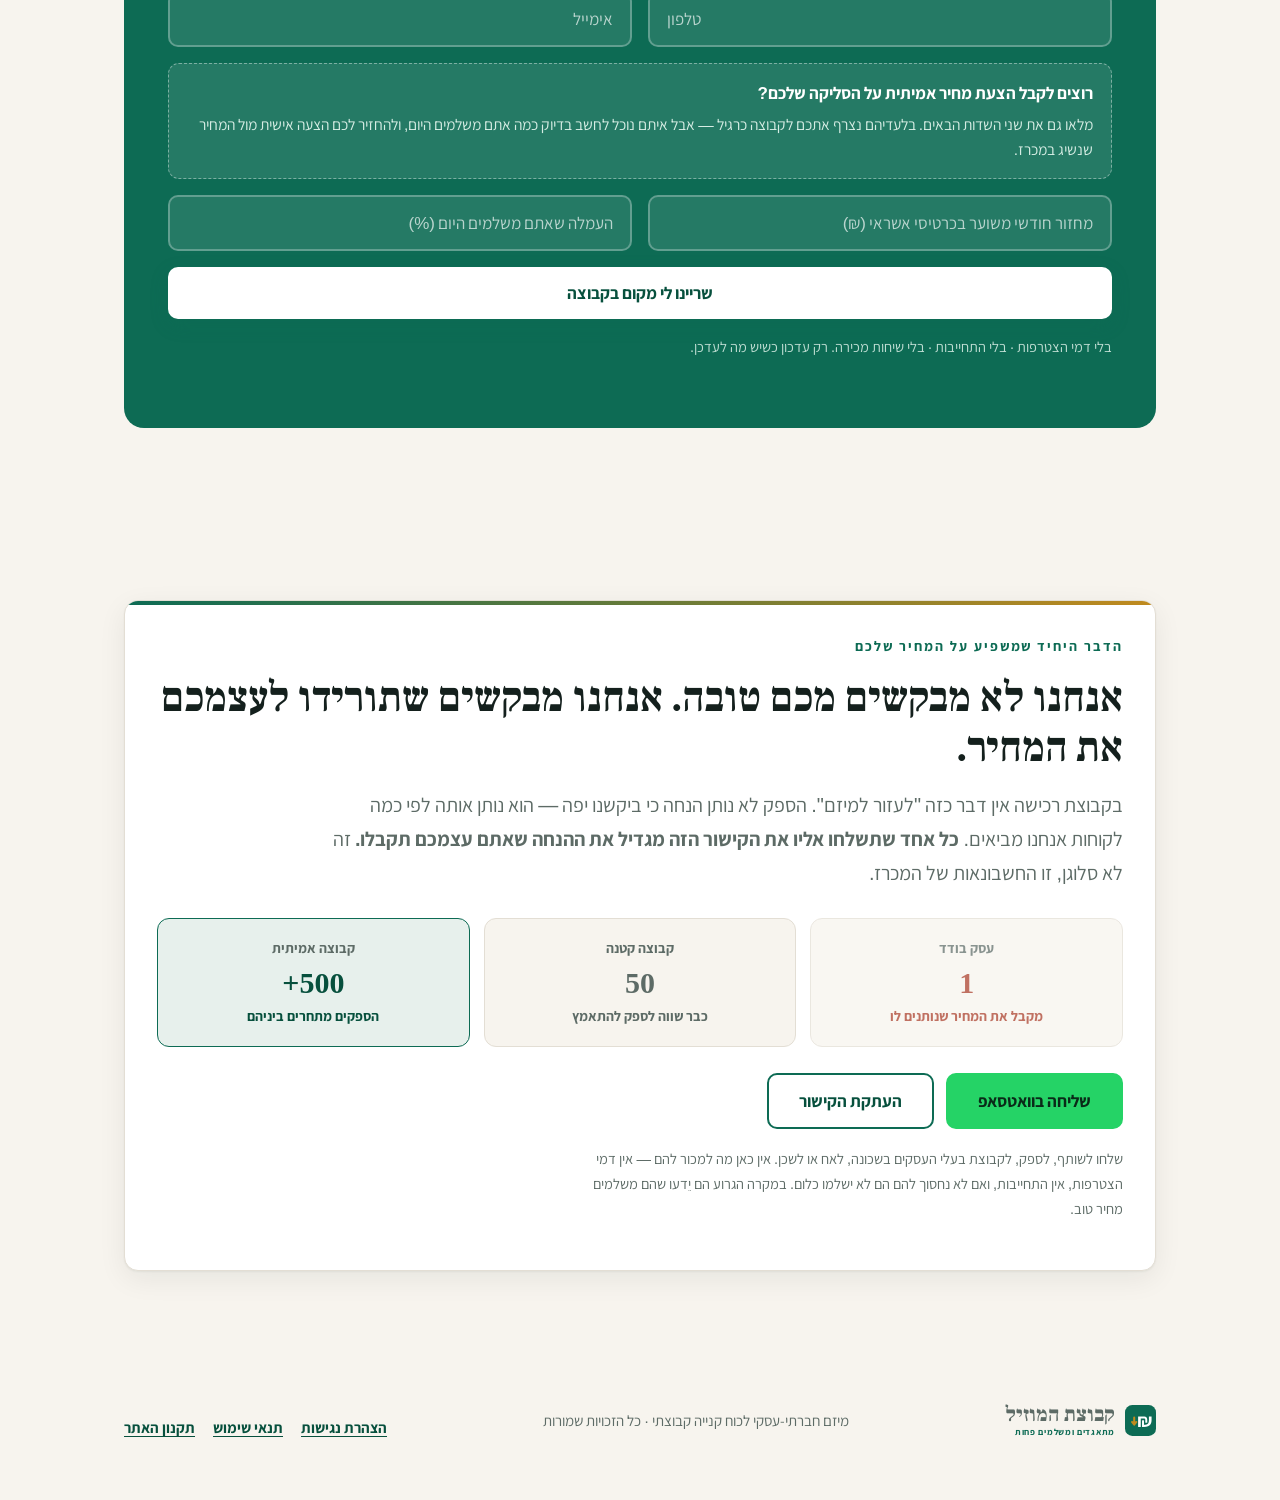
<file: artifact.html>
<!DOCTYPE html>
<html lang="he" dir="rtl">
<head>
<meta charset="utf-8">
<meta name="viewport" content="width=device-width, initial-scale=1">
<title>קבוצת המוזיל</title>
<meta name="description" content="מיזם חברתי-עסקי שמאגד עסקים קטנים לכוח קנייה קבוצתי. אין דמי הצטרפות ואין התחייבות — אתם יכולים רק להרוויח: 90% מהחיסכון נשארים אצלכם.">

<!-- ============================================================
     תצוגת הקישור בוואטסאפ / פייסבוק / לינקדאין.
     ⚠️ עם העלייה לאוויר: להחליף את שתי השורות היחסיות למטה
        בכתובות מלאות, למשל https://הדומיין-שלך/og-image.png
        חלק מהסורקים (בעיקר וואטסאפ) לא פותרים נתיב יחסי.
     ============================================================ -->
<meta property="og:type"        content="website">
<meta property="og:locale"      content="he_IL">
<meta property="og:site_name"   content="קבוצת המוזיל">
<meta property="og:title"       content="קבוצת המוזיל — מתאגדים ומשלמים פחות. לעסקים ולמשקי בית.">
<meta property="og:description" content="מיזם חברתי-עסקי לכוח קנייה קבוצתי. בלי דמי הצטרפות ובלי התחייבות.">
<meta property="og:url"         content="https://gingis010-cyber.github.io/hamozil/">
<meta name="twitter:card"        content="summary_large_image">
<meta name="twitter:title"       content="קבוצת המוזיל — מתאגדים ומשלמים פחות. לעסקים ולמשקי בית.">
<meta name="twitter:description" content="מיזם חברתי-עסקי לכוח קנייה קבוצתי. בלי דמי הצטרפות ובלי התחייבות.">
<meta name="theme-color" content="#0D6B54">
<link rel="icon" href="data:image/svg+xml,%3Csvg%20xmlns%3D%22http%3A%2F%2Fwww.w3.org%2F2000%2Fsvg%22%20viewBox%3D%220%200%2064%2064%22%3E%3Crect%20width%3D%2264%22%20height%3D%2264%22%20rx%3D%2214%22%20fill%3D%22%230D6B54%22%2F%3E%3Ctext%20x%3D%2240%22%20y%3D%2245%22%20font-family%3D%22Arial%2CHelvetica%2Csans-serif%22%20font-size%3D%2238%22%20font-weight%3D%22700%22%20fill%3D%22%23ffffff%22%20text-anchor%3D%22middle%22%3E%E2%82%AA%3C%2Ftext%3E%3Cpath%20d%3D%22M19%2026%20L19%2040%20M14.5%2035%20L19%2040.5%20L23.5%2035%22%20fill%3D%22none%22%20stroke%3D%22%23C08A1E%22%20stroke-width%3D%224.2%22%20stroke-linecap%3D%22round%22%20stroke-linejoin%3D%22round%22%2F%3E%3C%2Fsvg%3E">
<style>
  /* גופנים עבריים מוטמעים — ללא תלות בשרת חיצוני */
  @font-face{
    font-family:'Assistant'; font-style:normal; font-weight:100 900; font-display:swap;
    src:url([data-uri]) format('woff2');
  }
  @font-face{
    font-family:'Frank Ruhl Libre'; font-style:normal; font-weight:100 900; font-display:swap;
    src:url([data-uri]) format('woff2');
  }

  /* ---------------------------------------------------------------
     המוזיל — דף נחיתה
     כל הטקסט יושב ישירות ב-HTML כדי שיהיה קל לערוך אותו.
     המספרים של הקטגוריה (סליקה / חשמל / שליחויות) יושבים ב-CATEGORY
     בתחתית הקובץ — החלפת קטגוריה = עריכת אובייקט אחד.
  ----------------------------------------------------------------*/
  :root{
    --paper:#F7F4EE;
    --surface:#FFFFFF;
    --ink:#14201D;
    --muted:#5D6B66;
    --line:#E3DED4;
    --green:#0D6B54;
    --green-deep:#07503D;
    --green-soft:#E7F0EC;
    --loss:#A93B26;
    --loss-soft:#FBEDEA;
    --gold:#C08A1E;
    --radius:14px;
    --shadow:0 1px 2px rgba(20,32,29,.05), 0 8px 28px rgba(20,32,29,.07);
  }
  *{box-sizing:border-box}
  /* התצוגות והשדות המוחלפים מוסתרים דרך התכונה hidden — כלל display
     בכל מקום אחר בגיליון היה גובר עליה, ולכן ההצהרה הזו נחרצת */
  [hidden]{display:none !important}
  html{scroll-behavior:smooth}
  body{
    margin:0; background:var(--paper); color:var(--ink);
    font-family:'Assistant', 'Segoe UI', Arial, sans-serif;
    font-size:calc(18px * var(--ts,1)); line-height:1.7; -webkit-font-smoothing:antialiased;
  }
  h1,h2,h3{font-family:'Frank Ruhl Libre', Georgia, serif; line-height:1.2; margin:0; font-weight:700;}
  h1{font-size:calc(clamp(34px,5.2vw,62px) * var(--ts,1)); font-weight:900; letter-spacing:-.5px}
  h2{font-size:calc(clamp(28px,3.6vw,42px) * var(--ts,1)); font-weight:700}
  h3{font-size:calc(22px * var(--ts,1))}
  p{margin:0 0 1em}
  a{color:inherit}
  .wrap{max-width:1080px; margin:0 auto; padding:0 24px}
  .section{padding:86px 0; border-top:1px solid var(--line)}
  section[id]{scroll-margin-top:90px}
  .eyebrow{
    font-size:calc(14px * var(--ts,1)); font-weight:700; letter-spacing:.14em; text-transform:uppercase;
    color:var(--green); margin-bottom:14px;
  }
  .lead{font-size:calc(20px * var(--ts,1)); color:var(--muted); max-width:62ch}

  /* ---------- ניווט ---------- */
  header{
    position:sticky; top:0; z-index:50; background:rgba(247,244,238,.92);
    backdrop-filter:blur(10px); border-bottom:1px solid var(--line);
  }
  .nav{display:flex; align-items:center; justify-content:space-between;
       min-height:70px; flex-wrap:wrap; row-gap:8px; padding-block:8px}
  .logo{display:flex; align-items:center; gap:10px; font-family:'Frank Ruhl Libre',serif; font-weight:900; font-size:calc(26px * var(--ts,1))}
  /* השם ומתחתיו שורת המשנה — שתי שורות צפופות שנכנסות לגובה הסרגל */
  .logo-txt{display:flex; flex-direction:column; line-height:1.05; white-space:nowrap}
  .logo-sub{
    font-family:'Assistant',sans-serif; font-size:.42em; font-weight:700;
    color:var(--green); letter-spacing:.08em; margin-top:2px;
  }
  /* הסמל הוא תג מחיר עם חץ יורד — SVG כדי שיישאר חד בכל גודל ובהדפסה */
  .logo .mark{width:38px;height:38px;flex:none;display:block}
  .logo .mark svg{width:100%;height:100%;display:block}
  /* שתי הלשוניות — לעסקים / לפרטיים */
  .tabs{display:flex; gap:4px; background:var(--green-soft); border:1px solid #CADED6; border-radius:999px; padding:4px}
  .tab{
    border:0; background:transparent; cursor:pointer; font-family:inherit;
    font-size:calc(16px * var(--ts,1)); font-weight:700; color:var(--green-deep);
    padding:9px 22px; border-radius:999px; transition:background .15s ease, color .15s ease;
  }
  .tab:hover{background:rgba(13,107,84,.09)}
  .tab.is-on{background:var(--green); color:#fff}
  .tab:focus-visible{outline:3px solid var(--gold); outline-offset:2px}

  /* סרגל פעולה תחתון — מוצג רק בטלפון (ראו מדיה קווארי בהמשך) */
  .mobile-cta{
    display:none; position:fixed; inset:auto 0 0 0; z-index:60;
    background:rgba(247,244,238,.96); backdrop-filter:blur(10px);
    border-top:1px solid var(--line); padding:12px 16px;
    padding-bottom:calc(12px + env(safe-area-inset-bottom));
  }
  .mobile-cta .btn{display:block; text-align:center; padding:14px}

  /* ---------- כפתורים ---------- */
  .btn{
    display:inline-block; padding:15px 30px; border-radius:10px; font-weight:700;
    font-size:calc(17px * var(--ts,1)); text-decoration:none; border:2px solid transparent; cursor:pointer;
    font-family:inherit; transition:transform .12s ease, box-shadow .12s ease;
  }
  .btn-primary{background:var(--green); color:#fff; box-shadow:0 6px 18px rgba(13,107,84,.24)}
  .btn-primary:hover{transform:translateY(-1px); box-shadow:0 10px 24px rgba(13,107,84,.3)}
  .btn-ghost{border-color:var(--ink); color:var(--ink)}
  .btn-ghost:hover{background:var(--ink); color:var(--paper)}

  /* ---------- הירו ---------- */
  /* padding-block בלבד — padding מקוצר כאן היה מאפס את הריפוד האופקי של .wrap */
  .hero{padding-block:76px 84px}
  .badge{
    display:inline-flex; align-items:center; gap:9px; background:var(--green-soft);
    color:var(--green-deep); border:1px solid #CADED6; padding:9px 17px;
    border-radius:999px; font-size:calc(15px * var(--ts,1)); font-weight:700; margin-bottom:26px;
  }
  .hero h1{max-width:19ch}
  .hero .sub{
    font-family:'Frank Ruhl Libre',serif; font-size:calc(clamp(19px,2.2vw,25px) * var(--ts,1));
    color:var(--green-deep); margin:18px 0 8px; font-weight:500;
  }
  .hero p.lead{margin-top:14px}
  .cta-row{display:flex; gap:14px; flex-wrap:wrap; margin-top:34px}
  .trust{display:flex; gap:26px; flex-wrap:wrap; margin-top:34px; font-size:calc(15.5px * var(--ts,1)); color:var(--muted); font-weight:600}
  .trust span{display:flex; align-items:center; gap:8px}
  .tick{color:var(--green); font-weight:900}

  /* ---------- הבעיה ---------- */
  .cols{display:grid; grid-template-columns:1.05fr .95fr; gap:48px; align-items:center}
  .stat-card{
    background:var(--surface); border:1px solid var(--line); border-radius:var(--radius);
    padding:32px; box-shadow:var(--shadow);
  }
  .stat-row{display:flex; justify-content:space-between; align-items:baseline; padding:15px 0; border-bottom:1px dashed var(--line)}
  .stat-row:last-child{border-bottom:0}
  .stat-row .k{color:var(--muted); font-size:calc(16px * var(--ts,1)); font-weight:600}
  .stat-row .v{font-family:'Frank Ruhl Libre',serif; font-size:calc(30px * var(--ts,1)); font-weight:900}
  .v.loss{color:var(--loss)}
  .v.good{color:var(--green-deep)}
  .note{font-size:calc(15px * var(--ts,1)); color:var(--muted); margin-top:14px}
  /* "דוגמה" גדול שחולש על שני הצדדים — הטקסט והטבלה */
  .ex-head{display:flex; align-items:center; gap:18px; margin-bottom:34px}
  .ex-head span{
    font-family:'Frank Ruhl Libre',serif; font-weight:900;
    font-size:calc(clamp(28px,3.4vw,40px) * var(--ts,1)); color:var(--gold); letter-spacing:.04em; flex:none;
  }
  .ex-head::after{content:''; flex:1; height:3px; background:var(--gold); opacity:.28; border-radius:2px}

  .ex-tag{
    display:inline-block; background:var(--gold); color:#fff; border-radius:999px;
    padding:3px 13px; font-size:calc(13px * var(--ts,1)); font-weight:700; margin-bottom:12px;
  }

  /* השוואת "היום לבד" מול "בקבוצה" */
  .compare{display:grid; grid-template-columns:1fr auto 1fr; align-items:stretch; gap:14px}
  /* ילדי גריד מקבלים min-width:auto כברירת מחדל, ולכן ערך ארוך כמו
     "מחיר מלא" היה מרחיב את הכרטיס מעבר למסך צר במקום לגלוש לשורה שנייה */
  .compare > *{min-width:0}
  .compare .arrow{display:grid; place-items:center}
  .compare .side{
    background:var(--paper); border:1px solid var(--line); border-radius:12px;
    padding:16px 14px; text-align:center;
  }
  .compare .tag{font-size:calc(14px * var(--ts,1)); font-weight:700; color:var(--muted); margin-bottom:6px}
  .compare .rate{font-family:'Frank Ruhl Libre',serif; font-weight:900; line-height:1;
                 font-size:min(calc(32px * var(--ts,1)), 8.5vw)}
  .compare .amt{font-weight:700; margin-top:6px; font-size:min(calc(17px * var(--ts,1)), 5.4vw)}
  /* בלוק נפרד כדי ששני הכרטיסים ייראו זהים בכל רוחב מסך */
  .compare .amt small{display:block; margin-top:2px; font-weight:600; color:var(--muted); font-size:calc(13.5px * var(--ts,1))}
  .compare .rate.loss,.compare .amt.loss{color:var(--loss)}
  .compare .rate.good,.compare .amt.good{color:var(--green-deep)}
  .compare .arrow{font-size:calc(26px * var(--ts,1)); color:var(--green); font-weight:900}

  .saved{
    margin-top:20px; background:var(--green-soft); border:1px solid #CADED6;
    border-radius:12px; padding:18px 20px;
  }
  .saved-ttl{font-weight:700; color:var(--green-deep); margin-bottom:6px}
  .saved .stat-row{border-bottom-color:#CFE2DA; padding:11px 0}
  .saved .v{font-size:calc(26px * var(--ts,1))}
  .net{
    margin-top:14px; padding-top:14px; border-top:1px solid #CFE2DA;
    font-size:calc(15px * var(--ts,1)); color:#31544A;
  }

  /* ---------- שלבים ---------- */
  .steps{display:grid; grid-template-columns:repeat(4,1fr); gap:20px; margin-top:44px}
  .step{background:var(--surface); border:1px solid var(--line); border-radius:var(--radius); padding:26px; box-shadow:var(--shadow)}
  .step .n{
    width:38px;height:38px;border-radius:10px;background:var(--green-soft);color:var(--green-deep);
    display:grid;place-items:center;font-weight:900;font-size:calc(18px * var(--ts,1));margin-bottom:16px;
    font-family:'Frank Ruhl Libre',serif;
  }
  .step h3{font-size:calc(19px * var(--ts,1)); margin-bottom:8px}
  .step p{font-size:calc(16px * var(--ts,1)); color:var(--muted); margin:0}

  /* ---------- אפס סיכון ---------- */
  .risk{background:var(--ink); color:#F2F0EA; border-radius:20px; padding:56px 44px; margin-top:8px}
  .risk h2{color:#fff}
  .risk .lead{color:#B9C4C0}
  .risk-table{width:100%; border-collapse:collapse; margin-top:34px; font-size:calc(17px * var(--ts,1))}
  .risk-table th{
    text-align:right; font-size:calc(14px * var(--ts,1)); letter-spacing:.08em; text-transform:uppercase;
    color:#96A5A0; font-weight:700; padding:0 16px 14px; border-bottom:1px solid #2C3B37;
  }
  .risk-table th:first-child,.risk-table td:first-child{width:52%}
  .risk-table th:nth-child(2),.risk-table td:nth-child(2),
  .risk-table th:nth-child(3),.risk-table td:nth-child(3){width:24%}
  .risk-table td{padding:20px 16px; border-bottom:1px solid #22302C; vertical-align:middle}
  .risk-table tr:last-child td{border-bottom:0}
  .risk-table td:first-child{font-weight:600}
  .zero{color:#7FD3B4; font-weight:900; font-family:'Frank Ruhl Libre',serif; font-size:calc(23px * var(--ts,1))}
  .win{color:var(--gold); font-weight:900; font-family:'Frank Ruhl Libre',serif; font-size:calc(19px * var(--ts,1))}
  .risk-table .sub{display:block; font-size:calc(13.5px * var(--ts,1)); color:#93A29D; font-weight:600; margin-top:3px}
  .split{
    margin-top:16px; background:#fff; border:1px solid #CADED6; border-radius:11px;
    padding:16px 18px; display:flex; justify-content:space-between; align-items:center; gap:12px; flex-wrap:wrap;
  }
  .split .you{font-weight:700; color:var(--green-deep); font-size:calc(16px * var(--ts,1))}
  .split .you b{font-family:'Frank Ruhl Libre',serif; font-size:calc(22px * var(--ts,1)); display:block}
  .split .us{font-size:calc(14.5px * var(--ts,1)); color:var(--muted); text-align:left}
  .punch{
    margin-top:34px; padding:24px 26px; background:#1D2C28; border-right:4px solid #7FD3B4;
    border-radius:10px; font-size:calc(19px * var(--ts,1)); font-weight:600; color:#EAF3F0;
  }

  /* ---------- מחשבון ---------- */
  .calc{display:grid; grid-template-columns:.85fr 1.15fr; gap:36px; margin-top:40px; align-items:start}
  .calc-inputs{background:var(--surface); border:1px solid var(--line); border-radius:var(--radius); padding:30px; box-shadow:var(--shadow)}
  .field{margin-bottom:22px}
  .field:last-child{margin-bottom:0}
  .field label{display:block; font-weight:700; font-size:calc(16px * var(--ts,1)); margin-bottom:8px}
  .field .hint{font-size:calc(14px * var(--ts,1)); color:var(--muted); font-weight:400}
  .input-wrap{position:relative}
  .field input{
    width:100%; padding:14px 16px; font-size:calc(20px * var(--ts,1)); font-family:'Frank Ruhl Libre',serif; font-weight:700;
    border:2px solid var(--line); border-radius:10px; background:var(--paper); color:var(--ink);
  }
  .field input:focus{outline:none; border-color:var(--green); background:#fff}
  .aside{
    margin-top:24px; padding-top:22px; border-top:1px dashed var(--line);
    font-size:calc(16px * var(--ts,1)); color:var(--muted); line-height:1.65;
  }
  .aside b{color:var(--ink); display:block; margin-bottom:4px}
  .calc-out{background:var(--green-soft); border:1px solid #CADED6; border-radius:var(--radius); padding:30px}
  .today{
    background:var(--loss-soft); border:1px solid #F0D5CE; border-radius:11px;
    padding:18px 20px; margin-bottom:24px; display:flex; justify-content:space-between; align-items:center; flex-wrap:wrap; gap:8px;
  }
  .today .lbl{font-weight:700; color:#7E2E1D; font-size:calc(16px * var(--ts,1))}
  .today .amt{font-family:'Frank Ruhl Libre',serif; font-size:calc(32px * var(--ts,1)); font-weight:900; color:var(--loss)}
  .save-grid{display:grid; gap:10px}
  .save-row{
    display:grid; grid-template-columns:auto 1fr auto; align-items:center; gap:14px;
    background:#fff; border:1px solid #D3E4DC; border-radius:10px; padding:14px 18px;
  }
  .save-row .drop{font-weight:700; color:var(--green-deep); font-size:calc(16px * var(--ts,1)); white-space:nowrap}
  .bar{height:9px; background:#DCEAE4; border-radius:99px; overflow:hidden}
  .bar i{display:block; height:100%; background:var(--green); border-radius:99px}
  .save-row .amt{font-family:'Frank Ruhl Libre',serif; font-weight:900; font-size:calc(21px * var(--ts,1)); color:var(--green-deep); text-align:left}
  .save-row .amt small{display:block; font-size:calc(13px * var(--ts,1)); color:var(--muted); font-weight:600; font-family:'Assistant',sans-serif; white-space:nowrap}
  /* גריד לא מכווץ ילדים מתחת ל-min-content אלא אם אומרים לו במפורש */
  .calc > *, .cols > *, .save-row > *{min-width:0}
  .honest{
    margin-top:22px; font-size:calc(15.5px * var(--ts,1)); color:#31544A; background:#fff; border-radius:10px;
    padding:16px 18px; border:1px dashed #B6D2C7;
  }

  /* ---------- שלוש השכבות ---------- */
  .tiers{display:grid; grid-template-columns:repeat(3,1fr); gap:20px; margin-top:40px}
  .tier{background:var(--surface); border:1px solid var(--line); border-radius:var(--radius); padding:26px; box-shadow:var(--shadow); display:flex; flex-direction:column}
  .tier-head{display:flex; align-items:center; gap:10px; margin-bottom:6px}
  .tier-n{
    width:30px;height:30px;border-radius:8px;background:var(--green-soft);color:var(--green-deep);
    display:grid;place-items:center;font-weight:900;font-size:calc(15px * var(--ts,1));font-family:'Frank Ruhl Libre',serif;flex:none;
  }
  .tier h3{font-size:calc(19px * var(--ts,1))}
  .tier .who{font-size:calc(15px * var(--ts,1)); color:var(--muted); margin:0 0 16px}
  .chips{display:flex; flex-wrap:wrap; gap:7px}
  .chip{
    background:var(--paper); border:1px solid var(--line); border-radius:999px;
    padding:6px 13px; font-size:calc(14.5px * var(--ts,1)); font-weight:600; color:#3B4A45;
  }
  .chip.live{background:var(--green); border-color:var(--green); color:#fff}
  .chip.more{background:transparent; border-style:dashed; color:var(--green-deep); font-weight:700}
  .tier .branch{margin-top:14px; font-size:calc(14.5px * var(--ts,1)); color:var(--muted)}
  .tier .branch b{color:var(--ink); display:block; margin-top:10px; font-size:calc(15px * var(--ts,1))}
  .more-i{color:var(--green-deep); font-weight:700}
  .branch-more{
    margin-top:18px; padding-top:16px; border-top:1px dashed var(--line);
    font-size:calc(14.5px * var(--ts,1)); color:var(--muted); line-height:1.6;
  }
  .branch-more b{color:var(--ink)}

  /* ---------- חיסכון מצטבר ---------- */
  .stack{margin-top:38px; background:var(--surface); border:1px solid var(--line); border-radius:var(--radius); box-shadow:var(--shadow); overflow:hidden}
  .stack-head, .stack-row{
    display:grid; grid-template-columns:1.5fr 1.1fr .8fr .9fr .9fr; gap:12px;
    align-items:center; padding:14px 22px;
  }
  .stack-head{background:var(--paper); border-bottom:1px solid var(--line); font-size:calc(13.5px * var(--ts,1)); font-weight:700; color:var(--muted)}
  .stack-row{border-bottom:1px solid var(--line)}
  .stack-row:last-of-type{border-bottom:0}
  .stack-row .cat{font-weight:700}
  .stack-row .cat small{display:block; font-weight:600; color:var(--muted); font-size:calc(13px * var(--ts,1))}
  .stack-row input{
    width:100%; padding:9px 11px; border:2px solid var(--line); border-radius:8px;
    background:var(--paper); font-family:'Frank Ruhl Libre',serif; font-weight:700; font-size:calc(17px * var(--ts,1)); color:var(--ink);
  }
  .stack-row input:focus{outline:none; border-color:var(--green); background:#fff}
  .stack-row .pct{font-weight:700; color:var(--muted); font-size:calc(15px * var(--ts,1))}
  .stack-row .mo,.stack-row .yr{font-family:'Frank Ruhl Libre',serif; font-weight:900; color:var(--green-deep); font-size:calc(19px * var(--ts,1))}
  /* שורת ענף — לא רלוונטית לכל עסק, לכן מסומנת ויזואלית */
  .stack-row.branch-row{background:var(--green-soft)}
  .branch-tag{
    display:inline-block; background:var(--green); color:#fff; border-radius:999px;
    padding:2px 10px; font-size:calc(12px * var(--ts,1)); font-weight:700; margin-left:8px; vertical-align:middle;
    font-family:'Assistant',sans-serif;
  }
  .stack-total{
    display:grid; grid-template-columns:1.5fr 1.1fr .8fr .9fr .9fr; gap:12px;
    align-items:center; padding:20px 22px; background:var(--green); color:#fff;
  }
  .stack-total .lbl{font-weight:700; font-size:calc(18px * var(--ts,1)); grid-column:1 / span 3}
  .stack-total .mo,.stack-total .yr{font-family:'Frank Ruhl Libre',serif; font-weight:900; font-size:calc(26px * var(--ts,1))}
  .stack-total small{display:block; font-family:'Assistant',sans-serif; font-size:calc(12.5px * var(--ts,1)); font-weight:600; color:#BEDDD2}
  .stack-note{padding:16px 22px; background:var(--green-soft); font-size:calc(15px * var(--ts,1)); color:#31544A; border-top:1px solid #CADED6}

  /* ---------- שקיפות ---------- */
  .values{display:grid; grid-template-columns:repeat(3,1fr); gap:22px; margin-top:40px}
  .value{background:var(--surface); border:1px solid var(--line); border-radius:var(--radius); padding:28px; box-shadow:var(--shadow)}
  .value h3{font-size:calc(20px * var(--ts,1)); margin-bottom:10px}
  .value p{font-size:calc(16px * var(--ts,1)); color:var(--muted); margin:0}

  /* ---------- שאלות ---------- */
  details{background:var(--surface); border:1px solid var(--line); border-radius:12px; padding:20px 24px; margin-bottom:12px}
  details[open]{border-color:#C9DBD4}
  summary{font-weight:700; font-size:calc(18px * var(--ts,1)); cursor:pointer; list-style:none; display:flex; justify-content:space-between; gap:16px}
  summary::-webkit-details-marker{display:none}
  summary::after{content:'+'; color:var(--green); font-weight:900; font-size:calc(24px * var(--ts,1)); line-height:1}
  details[open] summary::after{content:'−'}
  details p{margin:14px 0 0; color:var(--muted); font-size:calc(16.5px * var(--ts,1))}

  /* ---------- טופס ---------- */
  .join{background:var(--green); color:#fff; border-radius:20px; padding:54px 44px; margin:10px 0 0}
  .join h2{color:#fff; max-width:20ch}
  .join .lead{color:#CBE5DC}
  .form{display:grid; grid-template-columns:1fr 1fr; gap:16px; margin-top:32px}
  .form .full{grid-column:1/-1}
  .form input{
    width:100%; padding:15px 17px; border-radius:10px; border:2px solid rgba(255,255,255,.28);
    background:rgba(255,255,255,.1); color:#fff; font-size:calc(17px * var(--ts,1)); font-family:inherit;
  }
  .form input::placeholder{color:rgba(255,255,255,.68)}
  .form input:focus{outline:none; border-color:#fff; background:rgba(255,255,255,.17)}
  .form button{width:100%; background:#fff; color:var(--green-deep); border:0}
  .form-sep{
    background:rgba(255,255,255,.1); border:1px dashed rgba(255,255,255,.4);
    border-radius:11px; padding:16px 18px; font-size:calc(15.5px * var(--ts,1)); color:#D6EDE4; line-height:1.6;
  }
  .form-sep b{display:block; color:#fff; font-size:calc(17px * var(--ts,1)); margin-bottom:5px}
  .form-note{font-size:calc(14.5px * var(--ts,1)); color:#BEDDD2; margin-top:16px}
  .thanks{display:none; background:rgba(255,255,255,.13); border:2px solid rgba(255,255,255,.4); border-radius:12px; padding:26px; margin-top:26px; font-size:calc(19px * var(--ts,1)); font-weight:600}

  footer.wrap{padding-block:44px 60px}
  footer{color:var(--muted); font-size:calc(15px * var(--ts,1))}
  .foot{display:flex; justify-content:space-between; gap:20px; flex-wrap:wrap; align-items:center}

  @media (max-width:860px){
    body{font-size:calc(17px * var(--ts,1))}
    .cols,.calc,.form{grid-template-columns:1fr}
    .tiers{grid-template-columns:1fr}
    /* הטבלה המצטברת נפרסת לכרטיסים — חמש עמודות לא נכנסות לטלפון */
    .stack-head{display:none}
    .stack-row{grid-template-columns:1fr 1fr; gap:8px 12px; padding:18px}
    .stack-row .cat,.stack-row .inp,.stack-row .pct{grid-column:1 / -1}
    .stack-row .pct{color:var(--green-deep); font-size:calc(14px * var(--ts,1))}
    .stack-row .mo::before{content:'לחודש'; display:block; font-family:'Assistant',sans-serif; font-size:calc(12px * var(--ts,1)); font-weight:600; color:var(--muted)}
    .stack-row .yr::before{content:'לשנה'; display:block; font-family:'Assistant',sans-serif; font-size:calc(12px * var(--ts,1)); font-weight:600; color:var(--muted)}
    .stack-row .yr{text-align:left}
    .stack-total{grid-template-columns:1fr 1fr; gap:10px}
    .stack-total .lbl{grid-column:1 / -1}
    .steps{grid-template-columns:1fr 1fr}
    .values{grid-template-columns:1fr}
    .nav-links{display:none}
    .risk,.join{padding:38px 24px}
    .section{padding:64px 0}
  }
  @media (max-width:700px){
    /* בטלפון אין מקום ללוגו + שתי לשוניות + כפתור. הלשוניות נשארות
       בסרגל, והפעולה עוברת לסרגל תחתון קבוע — כך היא זמינה תמיד,
       בלי להחזיר כפתורים להירו. */
    header .nav .btn{display:none}
    .logo{font-size:calc(19px * var(--ts,1)); gap:7px}
    .logo .mark{width:32px;height:32px}
    .mobile-cta{display:block}
    body{padding-bottom:calc(var(--cta-h,64px) + 12px)}
    .logo .mark{width:29px;height:29px;font-size:calc(16px * var(--ts,1))}
    .logo-sub{display:none}
    .tab{padding:8px 16px; font-size:calc(15px * var(--ts,1))}
  }
  @media (max-width:560px){
    .steps{grid-template-columns:1fr}
    .risk-table th:nth-child(3),.risk-table td:nth-child(3){display:none}
    .save-row{grid-template-columns:1fr auto}
    .save-row .bar{display:none}
    .risk-table th,.risk-table td{padding-inline:0}
    /* במסכים צרים במיוחד (iPhone SE ‏— 320px) הלוגו ושתי הלשוניות
       לא נכנסים לשורה אחת, והלשוניות נדחפו אל מחוץ למסך */
    .tab{padding:7px 12px; font-size:calc(14px * var(--ts,1))}
    .tabs{gap:2px; padding:3px}
    .logo{font-size:calc(17px * var(--ts,1))}
    .compare{gap:8px}
    .compare .rate{font-size:calc(26px * var(--ts,1))}
    .compare .side{padding-inline:10px}
  }

  /* ================================================================
     נגישות ומסמכים משפטיים
     ================================================================ */

  /* דילוג לתוכן — מוסתר עד שמגיעים אליו במקלדת */
  .skip-link{
    position:fixed; inset-inline-start:-9999px; top:12px; z-index:200;
    background:var(--green-deep); color:#fff; padding:13px 22px; border-radius:10px;
    font-weight:700; text-decoration:none;
  }
  .skip-link:focus{inset-inline-start:12px}

  /* ---------- חזרה לראש העמוד ---------- */
  .to-top{
    position:fixed; inset-block-end:86px; inset-inline-start:25px; z-index:2147482996;
    width:46px; height:46px; border-radius:50%; cursor:pointer; padding:0;
    background:var(--surface); color:var(--green-deep); border:2px solid var(--green);
    display:grid; place-items:center; box-shadow:0 4px 16px rgba(20,32,29,.2);
    opacity:0; visibility:hidden; transform:translateY(8px); transition:opacity .2s, transform .2s, visibility .2s;
  }
  .to-top.is-on{opacity:1; visibility:visible; transform:none}
  .to-top:hover{background:var(--green); color:#fff}
  .to-top:focus-visible{outline:3px solid var(--gold); outline-offset:3px}
  .to-top svg{width:22px; height:22px; display:block}


  /* ---------- קישורים משפטיים בכותרת התחתונה ---------- */
  .legal-links{display:flex; flex-wrap:wrap; gap:8px 18px; margin-top:14px}
  .legal-links button{
    background:none; border:0; padding:0; font:inherit; font-size:calc(15px * var(--ts,1)); cursor:pointer;
    color:var(--green-deep); font-weight:700; text-decoration:underline; text-underline-offset:3px;
  }
  .legal-links button:hover{color:var(--green)}
  .legal-links button:focus-visible{outline:3px solid var(--gold); outline-offset:3px; border-radius:4px}

  /* ---------- חלוניות המסמכים ---------- */
  .modal{
    position:fixed; inset:0; z-index:200; background:rgba(20,32,29,.62);
    display:grid; place-items:center; padding:20px;
  }
  .modal-card{
    background:var(--surface); border-radius:16px; width:min(760px,100%);
    max-height:88vh; display:flex; flex-direction:column; box-shadow:0 20px 60px rgba(20,32,29,.4);
  }
  .modal-head{
    display:flex; align-items:center; justify-content:space-between; gap:16px;
    padding:20px 24px; border-bottom:1px solid var(--line);
  }
  .modal-head h2{font-size:calc(23px * var(--ts,1)); margin:0}
  .modal-close{
    width:38px; height:38px; flex:none; border-radius:10px; border:2px solid var(--line);
    background:var(--paper); font-size:calc(19px * var(--ts,1)); line-height:1; cursor:pointer; color:var(--ink);
  }
  .modal-close:hover{border-color:var(--green); color:var(--green-deep)}
  .modal-close:focus-visible{outline:3px solid var(--gold); outline-offset:2px}
  .doc{padding:22px 24px 28px; overflow-y:auto; font-size:calc(16px * var(--ts,1)); line-height:1.75; color:#2C3B36}
  .doc h3{font-family:'Assistant',sans-serif; font-size:calc(17.5px * var(--ts,1)); color:var(--ink); margin:22px 0 6px}
  .doc h3:first-child{margin-top:0}
  .doc p{margin:0 0 11px}
  .doc ul{margin:0 0 12px; padding-inline-start:20px}
  .doc li{margin-bottom:6px}
  .doc a{color:var(--green-deep); font-weight:700}
  .doc .updated{font-size:calc(14px * var(--ts,1)); color:var(--muted); border-top:1px solid var(--line); padding-top:14px; margin-top:22px}
  /* פרטים שהמפעיל צריך להשלים — מסומנים כדי שלא יישכחו בטעות */
  .fill{background:#FBEFD3; border-bottom:2px dotted var(--gold); padding:1px 5px; border-radius:3px; font-weight:700}

  @media (max-width:700px){
    /* בטלפון סרגל הפעולה התחתון תופס את התחתית — הכפתורים עולים מעליו,
       והכותרת התחתונה מקבלת מרווח כדי שלא תיחבא מאחוריהם */
    /* הכפתורים הצפים נערמים מעל סרגל הפעולה, לפי גובהו בפועל */
    :root{--a11yw-offset:calc(var(--cta-h,64px) + 14px)}
    .to-top{inset-block-end:calc(var(--cta-h,64px) + 80px); inset-inline-start:18px}
    footer.wrap{padding-block-end:calc(var(--cta-h,64px) + 116px)}
    .modal{padding:0}
    .modal-card{max-height:100vh; height:100%; border-radius:0; width:100%}
  }

  /* ================================================================
     מצבי הנגישות עצמם
     ================================================================ */

  /* הגדלת התצוגה. העמוד בנוי ביחידות px, ולכן שינוי גודל גופן השורש
     לא היה משפיע — zoom מגדיל את הכל באופן אחיד. התפריט מקבל הקטנה
     נגדית כדי שיישאר שמיש גם בהגדלה מקסימלית. */
  /* הגדלת התצוגה מגדילה את הטקסט עצמו ולא את הדף כולו.
     zoom ברמת השורש היה נראה פשוט יותר, אבל הוא מחלק את אזור התצוגה
     ומזיז כל רכיב position:fixed לאמצע המסך — הכפתורים הצפים וסרגל
     הפעולה התחתון נתלשו ממקומם. הגדלת גופן משאירה את הפריסה שלמה
     ומאפשרת לטקסט לזרום מחדש, וזו גם הדרישה בתקן. */

  /* מי שביקש ממערכת ההפעלה פחות תנועה — מקבל את זה בלי לגעת בתפריט */
  @media (prefers-reduced-motion:reduce){
    *{animation:none !important; transition:none !important}
    html{scroll-behavior:auto !important}
  }
  /* ================================================================
     שיתוף — הפיכת המבקר למפיץ
     ================================================================ */

  /* דחיפה שקטה בתוך קטע "אפס סיכון", ברגע שבו כבר ברור שאין מה להפסיד */
  .nudge{
    margin-top:22px; padding-top:20px; border-top:1px solid rgba(255,255,255,.18);
    display:flex; align-items:center; justify-content:space-between; gap:16px; flex-wrap:wrap;
  }
  .nudge p{margin:0; color:#CFEADF; font-size:calc(16px * var(--ts,1)); line-height:1.6; max-width:52ch}
  .nudge p b{color:#fff}
  .nudge .acts{display:flex; gap:10px; flex-wrap:wrap}
  .btn-ghost{
    background:transparent; color:#fff; border:2px solid rgba(255,255,255,.55);
    font-family:inherit; cursor:pointer; white-space:nowrap;
  }
  .btn-ghost:hover{background:rgba(255,255,255,.14); border-color:#fff}

  /* הקטע המלא */
  .share-box{
    background:var(--surface); border:1px solid var(--line); border-radius:var(--radius);
    box-shadow:var(--shadow); padding:34px 32px; position:relative; overflow:hidden;
  }
  .share-box::before{
    content:''; position:absolute; inset-block-start:0; inset-inline:0; height:4px;
    background:linear-gradient(90deg,var(--green),var(--gold));
  }
  .share-box h2{margin:0}
  .share-lead{margin:14px 0 0; max-width:62ch}

  /* שלושת השלבים — המנגנון עצמו, מוצג ולא מוסבר */
  .ladder{display:grid; grid-template-columns:repeat(3,1fr); gap:14px; margin:28px 0 6px}
  .rung{
    background:var(--paper); border:1px solid var(--line); border-radius:12px;
    padding:18px 16px; text-align:center; position:relative;
  }
  .rung .who{font-size:calc(14px * var(--ts,1)); color:var(--muted); font-weight:700}
  .rung .num{
    font-family:'Frank Ruhl Libre',serif; font-weight:900; line-height:1; margin:8px 0 6px;
    font-size:calc(30px * var(--ts,1));
  }
  .rung .pow{font-size:calc(14px * var(--ts,1)); font-weight:700}
  .rung:nth-child(1){opacity:.72}
  .rung:nth-child(1) .num,.rung:nth-child(1) .pow{color:var(--loss)}
  .rung:nth-child(2) .num,.rung:nth-child(2) .pow{color:var(--muted)}
  .rung:nth-child(3){border-color:var(--green); background:var(--green-soft)}
  .rung:nth-child(3) .num,.rung:nth-child(3) .pow{color:var(--green-deep)}

  .share-acts{display:flex; gap:12px; flex-wrap:wrap; margin-top:26px}
  .btn-wa{background:#25D366; color:#0A2A18; border-color:#25D366}
  .btn-wa:hover{background:#1FB855; border-color:#1FB855; color:#fff}
  .btn-copy{background:transparent; color:var(--green-deep); border-color:var(--green)}
  .btn-copy:hover{background:var(--green-soft)}
  button.btn{font-family:inherit; cursor:pointer}

  .share-note{margin-top:18px; font-size:calc(14.5px * var(--ts,1)); color:var(--muted); max-width:62ch}

  /* קישור אישי — מוצג רק אחרי הרשמה */
  .reflink{
    margin-top:20px; background:var(--paper); border:1px dashed var(--gold);
    border-radius:11px; padding:14px 16px; color:var(--ink);
  }
  .reflink b{display:block; font-size:calc(15px * var(--ts,1)); margin-bottom:6px}
  .reflink code{
    display:block; direction:ltr; text-align:left; font-size:calc(13.5px * var(--ts,1));
    color:var(--green-deep); word-break:break-all; font-family:ui-monospace,Menlo,Consolas,monospace;
  }

  /* חיווי העתקה */
  .toast{
    position:fixed; inset-block-end:26px; inset-inline:0; margin-inline:auto; width:max-content;
    max-width:88vw; z-index:2147482995; background:var(--ink); color:#fff;
    padding:13px 22px; border-radius:999px; font-weight:700;
    font-size:calc(15px * var(--ts,1)); box-shadow:0 8px 30px rgba(20,32,29,.35);
    opacity:0; visibility:hidden; transform:translateY(10px);
    transition:opacity .22s, transform .22s, visibility .22s;
  }
  .toast.is-on{opacity:1; visibility:visible; transform:none}

  /* שיתוף בתוך מסך התודה */
  .thanks .after{margin-top:18px; padding-top:16px; border-top:1px solid rgba(255,255,255,.28)}
  .thanks .after p{margin:0 0 14px; font-size:calc(16.5px * var(--ts,1)); line-height:1.65; color:#DCF0E7}
  .thanks .after p b{color:#fff}
  .thanks .acts{display:flex; gap:10px; flex-wrap:wrap}

  @media (max-width:700px){
    .share-box{padding:26px 20px}
    .ladder{grid-template-columns:1fr; gap:10px}
    .rung{display:flex; align-items:center; justify-content:space-between; text-align:start; padding:14px 16px}
    .rung .num{margin:0}
    .nudge .acts,.share-acts,.thanks .acts{width:100%}
    .nudge .acts .btn,.share-acts .btn,.thanks .acts .btn{flex:1; text-align:center}
    .toast{inset-block-end:calc(var(--cta-h,64px) + 150px)}
  }

</style>
</head>
<body>
<a class="skip-link" href="#main">דילוג לתוכן הראשי</a>

<header>
  <div class="wrap nav">
    <div class="logo">
      <span class="mark"><svg viewBox="0 0 64 64" role="img" aria-label="קבוצת המוזיל">
        <rect width="64" height="64" rx="15" fill="#0D6B54"/>
        <text x="40" y="45" font-family="Assistant,Arial,Helvetica,sans-serif" font-size="38" font-weight="700" fill="#ffffff" text-anchor="middle">₪</text><path d="M19 26 L19 40 M14.5 35 L19 40.5 L23.5 35" fill="none" stroke="#C08A1E" stroke-width="4.2" stroke-linecap="round" stroke-linejoin="round"/>
      </svg></span>
      <span class="logo-txt">קבוצת המוזיל<span class="logo-sub">מתאגדים ומשלמים פחות</span></span>
    </div>
    <div class="tabs" role="tablist">
      <button class="tab is-on" data-view="business" role="tab">לעסקים</button>
      <button class="tab"       data-view="private"  role="tab">לפרטיים</button>
    </div>
    <a href="#join" class="btn btn-primary" style="padding:11px 22px;font-size:calc(16px * var(--ts,1))">להצטרפות</a>
  </div>
</header>

<main id="main" tabindex="-1">


<!-- ============================================================
     שתי תצוגות באותו קובץ. הלשוניות מחליפות ביניהן,
     והמצב נשמר ב-hash כדי שאפשר יהיה לשלוח קישור ישיר (#private).
     ============================================================ -->
<div class="view-business">

<!-- ==================== הירו ==================== -->
<section class="wrap hero">
  <div class="badge">● נלחמים במחירים — ככל שנהיה יותר, כוח המיקוח מתגבר</div>
  <h1>עסק אחד לא מזיז ספק.<br>מאה עסקים מזיזים שוק.</h1>
  <div class="sub">מיזם חברתי-עסקי שמייצר כוח קנייה קבוצתי</div>
  <p class="lead">
    רשת גדולה משלמת פחות מכם על אותו השירות בדיוק. לא כי היא חכמה יותר — כי היא גדולה יותר.
    המוזיל מאגד עסקים קטנים, בינוניים וגדולים לקבוצת רכש אחת ענקית, ומביא את הספקים
    להתחרות עליכם כקבוצה — ולהשיג את המחיר הנמוך ביותר.
  </p>
  <div class="trust" style="margin-top:30px">
    <span><b class="tick">✓</b> ללא דמי הצטרפות</span>
    <span><b class="tick">✓</b> ללא התחייבות</span>
    <span><b class="tick">✓</b> ההחלטה תמיד שלכם</span>
    <span><b class="tick">✓</b> אתם יכולים רק להרוויח</span>
  </div>
</section>

<!-- ==================== שלוש השכבות + חיסכון מצטבר ==================== -->
<section class="section" id="more">
  <div class="wrap">
    <div class="eyebrow">קבוצה אחת, הרבה קטגוריות</div>
    <h2>נרשמים פעם אחת — ומקבלים הצעות על כל ההוצאות</h2>
    <p class="lead" style="margin-top:16px">
      אין קבוצה ראשונה ושנייה. יש <b>קבוצה אחת</b>, ובתוכה קטגוריות.
      קודם כל יוצאים למכרז על מה שכל עסק בישראל משלם — ואחר כך על מה שמתאים
      דווקא לענף שלכם. אותה הצטרפות אחת, עוד ועוד הוצאות שיורדות.
    </p>

    <div class="tiers">
      <div class="tier">
        <div class="tier-head"><div class="tier-n">1</div><h3>כל עסק בישראל</h3></div>
        <p class="who">אין עסק שלא משלם את אלה — כאן הקבוצה הכי גדולה והכוח הכי חזק</p>
        <div class="chips">
          <span class="chip">עמלות סליקה</span>
          <span class="chip">חשמל לעסק</span>
          <span class="chip">ביטוח עסק</span>
          <span class="chip">הנהלת חשבונות</span>
          <span class="chip">אינטרנט וסלולר</span>
          <span class="chip">עמלות בנק ואשראי</span>
          <span class="chip more">ועוד…</span>
        </div>
      </div>

      <div class="tier">
        <div class="tier-head"><div class="tier-n">2</div><h3>רוב העסקים</h3></div>
        <p class="who">קבוצה קצת יותר מצומצמת — אבל החיסכון לעסק גדול יותר</p>
        <div class="chips">
          <span class="chip">שליחויות ומשלוחים</span>
          <span class="chip">ניקיון</span>
          <span class="chip">אבטחה ומצלמות</span>
          <span class="chip">אחזקת מזגנים</span>
          <span class="chip">הדברה</span>
          <span class="chip">פינוי אשפה</span>
          <span class="chip">דפוס ושילוט</span>
          <span class="chip">ביגוד ומדים</span>
          <span class="chip">חבילות SMS ודיוור</span>
          <span class="chip more">ועוד…</span>
        </div>
      </div>

      <div class="tier">
        <div class="tier-head"><div class="tier-n">3</div><h3>לפי הענף שלכם</h3></div>
        <p class="who">כאן הפערים הכי גדולים, כי כמעט אף אחד לא משווה מחירים</p>
        <div class="branch">
          <b>מסעדנות ובתי קפה</b>
          חומרי גלם · אריזות וחד-פעמי · גז · ציוד מטבח · <span class="more-i">ועוד…</span>
          <b>קמעונאות</b>
          שקיות ואריזות · קופות ומדפים · ביטוח מלאי · <span class="more-i">ועוד…</span>
          <b>קליניקות וטיפול</b>
          ביטוח אחריות מקצועית · ציוד חד-פעמי · כביסה · <span class="more-i">ועוד…</span>
          <b>מוסכים ורכב</b>
          חלקי חילוף · שמנים בכמות · ציוד מוסך · <span class="more-i">ועוד…</span>
        </div>
        <div class="branch-more">
          וזו רק דוגמה לארבעה ענפים. <b>לכל עסק יש את הספקים של הענף שלו</b> —
          מספרות, גנים, חדרי כושר, בתי דפוס, סטודיו, חנויות. תגידו לנו במה אתם משתמשים,
          ונבנה גם לזה קבוצה.
        </div>
      </div>
    </div>

    <!-- ---------- הטבלה המצטברת ---------- -->
    <div class="cumulative" hidden>
    <h3 style="font-size:calc(26px * var(--ts,1)); margin:52px 0 8px">וכשמחברים את הכל — זה מצטבר</h3>
    <p class="lead" style="margin-bottom:0">
      החליפו את המספרים במה שאתם באמת משלמים, ותראו את הסכום שלכם.
      השורה האחרונה היא דוגמה ענפית — מי שלא קונה חומרי גלם פשוט יאפס אותה.
    </p>

    <div class="stack">
      <div class="stack-head">
        <div>קטגוריה</div>
        <div>משלמים היום בחודש</div>
        <div>חיסכון</div>
        <div>לחודש</div>
        <div>לשנה</div>
      </div>

      <div class="stack-row">
        <div class="cat">עמלות סליקה<small>על מחזור אשראי חודשי</small></div>
        <div class="inp"><input id="s_clear" aria-label="מחזור חודשי בכרטיסי אשראי, בשקלים" type="number" min="0" step="1000" value="100000" inputmode="numeric"></div>
        <div class="pct">0.9% ← 0.75%</div>
        <div class="mo" id="m_clear"></div>
        <div class="yr" id="y_clear"></div>
      </div>

      <div class="stack-row">
        <div class="cat">חשמל לעסק<small>חשבון חודשי ממוצע</small></div>
        <div class="inp"><input id="s_elec" aria-label="הוצאת חשמל חודשית לעסק, בשקלים" type="number" min="0" step="50" value="1500" inputmode="numeric"></div>
        <div class="pct">7%</div>
        <div class="mo" id="m_elec"></div>
        <div class="yr" id="y_elec"></div>
      </div>

      <div class="stack-row">
        <div class="cat">ביטוח עסק<small>פרמיה חודשית</small></div>
        <div class="inp"><input id="s_ins" aria-label="הוצאת ביטוחים חודשית לעסק, בשקלים" type="number" min="0" step="50" value="500" inputmode="numeric"></div>
        <div class="pct">12%</div>
        <div class="mo" id="m_ins"></div>
        <div class="yr" id="y_ins"></div>
      </div>

      <div class="stack-row">
        <div class="cat">הנהלת חשבונות<small>ריטיינר חודשי</small></div>
        <div class="inp"><input id="s_acc" aria-label="הוצאת הנהלת חשבונות חודשית, בשקלים" type="number" min="0" step="50" value="1000" inputmode="numeric"></div>
        <div class="pct">10%</div>
        <div class="mo" id="m_acc"></div>
        <div class="yr" id="y_acc"></div>
      </div>

      <div class="stack-row">
        <div class="cat">אינטרנט וסלולר עסקי<small>סך החבילות בחודש</small></div>
        <div class="inp"><input id="s_tel" aria-label="הוצאת תקשורת חודשית לעסק, בשקלים" type="number" min="0" step="50" value="400" inputmode="numeric"></div>
        <div class="pct">15%</div>
        <div class="mo" id="m_tel"></div>
        <div class="yr" id="y_tel"></div>
      </div>

      <div class="stack-row branch-row">
        <div class="cat">
          <span class="branch-tag">לפי הענף</span>
          חומרי גלם<small>לדוגמה מסעדה או בית קפה — רכש חודשי</small>
        </div>
        <div class="inp"><input id="s_raw" aria-label="הוצאת חומרי גלם חודשית, בשקלים" type="number" min="0" step="500" value="25000" inputmode="numeric"></div>
        <div class="pct">6%</div>
        <div class="mo" id="m_raw"></div>
        <div class="yr" id="y_raw"></div>
      </div>

      <div class="stack-total">
        <div class="lbl">סך החיסכון שלכם</div>
        <div class="mo" id="m_tot">—<small>בחודש</small></div>
        <div class="yr" id="y_tot">—<small>בשנה</small></div>
      </div>

    </div>

    <p class="note" style="max-width:70ch">
      <b>אחוזי החיסכון כאן הם הערכה שמרנית להמחשה</b>, לא הבטחה — הם נועדו להראות
      איך הסכומים מצטברים. המחיר בפועל בכל קטגוריה ייקבע במכרז ותלוי בכמה עסקים יצטרפו,
      ואנחנו נפרסם כל תוצאה בשקיפות מלאה. גם כאן: <b>אתם יכולים רק להרוויח.</b>
    </p>
    </div><!-- .cumulative -->
  </div>
</section>

</div><!-- view-business -->

<div class="view-private" hidden>

<!-- ==================== הירו — פרטי ==================== -->
<section class="wrap hero">
  <div class="badge">● נלחמים במחירים — ככל שנהיה יותר, כוח המיקוח מתגבר</div>
  <h1>משפחה אחת לא מזיזה ספק.<br>אלף משפחות מזיזות שוק.</h1>
  <div class="sub">מיזם חברתי שמייצר כוח קנייה קבוצתי למשקי בית</div>
  <p class="lead">
    על החשמל, הסלולר, האינטרנט והביטוחים אתם משלמים את המחיר של לקוח בודד.
    ועד עובדים גדול משלם על אותם שירותים בדיוק הרבה פחות — לא כי התמקח טוב יותר,
    אלא כי הביא איתו אלפי לקוחות. <b>המוזיל מאגד משקי בית לקבוצה אחת ענקית</b>,
    ומביא את הספקים להתחרות עליכם — ולהשיג את המחיר הנמוך ביותר.
  </p>
  <div class="trust" style="margin-top:30px">
    <span><b class="tick">✓</b> ללא דמי הצטרפות</span>
    <span><b class="tick">✓</b> ללא התחייבות</span>
    <span><b class="tick">✓</b> ההחלטה תמיד שלכם</span>
    <span><b class="tick">✓</b> אתם יכולים רק להרוויח</span>
  </div>
</section>

<!-- ==================== שכבות + מצטבר — פרטי ==================== -->
<section class="section" id="more-p">
  <div class="wrap">
    <div class="eyebrow">קבוצה אחת, הרבה קטגוריות</div>
    <h2>נרשמים פעם אחת — ומקבלים הצעות על כל ההוצאות</h2>
    <p class="lead" style="margin-top:16px">
      אין קבוצה ראשונה ושנייה. יש <b>קבוצה אחת</b>, ובתוכה קטגוריות.
      קודם כל יוצאים למכרז על מה שכל בית בישראל משלם — ואחר כך על מה
      שמתאים דווקא לכם. אותה הצטרפות אחת, עוד ועוד הוצאות שיורדות.
    </p>

    <div class="tiers">
      <div class="tier">
        <div class="tier-head"><div class="tier-n">1</div><h3>כל בית בישראל</h3></div>
        <p class="who">אין משק בית שלא משלם את אלה — כאן הקבוצה הכי גדולה והכוח הכי חזק</p>
        <div class="chips">
          <span class="chip">חשמל לבית</span>
          <span class="chip">סלולר</span>
          <span class="chip">אינטרנט וטלוויזיה</span>
          <span class="chip">גז בישול</span>
          <span class="chip">עמלות בנק</span>
          <span class="chip more">ועוד…</span>
        </div>
      </div>

      <div class="tier">
        <div class="tier-head"><div class="tier-n">2</div><h3>הכסף הגדול</h3></div>
        <p class="who">כאן החיסכון לא נמדד בשקלים בחודש אלא בעשרות אלפים לאורך החיים</p>
        <div class="chips">
          <span class="chip">דמי ניהול בפנסיה וגמל</span>
          <span class="chip">ביטוח רכב</span>
          <span class="chip">ביטוח דירה</span>
          <span class="chip">ביטוח בריאות</span>
          <span class="chip">ריבית משכנתא</span>
          <span class="chip more">ועוד…</span>
        </div>
      </div>

      <div class="tier">
        <div class="tier-head"><div class="tier-n">3</div><h3>רכישות ושירותים</h3></div>
        <p class="who">כאן הפערים הכי גדולים, כי כמעט אף אחד לא משווה מחירים</p>
        <div class="branch">
          <b>לבית</b>
          מזגנים · מקרר ומכונת כביסה · דוד שמש · פאנלים סולאריים · <span class="more-i">ועוד…</span>
          <b>לרכב</b>
          צמיגים · מצבר · טיפולים ושמן · טסט · <span class="more-i">ועוד…</span>
          <b>לבריאות</b>
          יישור שיניים ושתלים · משקפיים ועדשות · לייזר · <span class="more-i">ועוד…</span>
          <b>לילדים</b>
          שיעורי נהיגה · פסיכומטרי · חוגים · קייטנות · <span class="more-i">ועוד…</span>
        </div>
        <div class="branch-more">
          וזו רק דוגמה. <b>לכל משפחה יש את ההוצאות שלה</b> — תגידו לנו על מה
          אתם משלמים, ונבנה גם לזה קבוצה.
        </div>
      </div>
    </div>

    <div class="cumulative" hidden>
    <h3 style="font-size:calc(26px * var(--ts,1)); margin:52px 0 8px">וכשמחברים את הכל — זה מצטבר</h3>
    <p class="lead" style="margin-bottom:0">
      החליפו את המספרים במה שאתם באמת משלמים, ותראו את הסכום שלכם.
    </p>

    <div class="stack">
      <div class="stack-head">
        <div>קטגוריה</div>
        <div>הסכום שלכם</div>
        <div>חיסכון</div>
        <div>לחודש</div>
        <div>לשנה</div>
      </div>

      <div class="stack-row">
        <div class="cat">חשמל לבית<small>חשבון חודשי ממוצע</small></div>
        <div class="inp"><input id="p_elec" aria-label="חשבון חשמל חודשי לבית, בשקלים" type="number" min="0" step="50" value="600" inputmode="numeric"></div>
        <div class="pct">7%</div>
        <div class="mo" id="pm_elec"></div>
        <div class="yr" id="py_elec"></div>
      </div>

      <div class="stack-row">
        <div class="cat">סלולר<small>סך כל הקווים במשפחה</small></div>
        <div class="inp"><input id="p_cell" aria-label="הוצאת סלולר חודשית למשפחה, בשקלים" type="number" min="0" step="20" value="200" inputmode="numeric"></div>
        <div class="pct">20%</div>
        <div class="mo" id="pm_cell"></div>
        <div class="yr" id="py_cell"></div>
      </div>

      <div class="stack-row">
        <div class="cat">אינטרנט וטלוויזיה<small>תשתית, ספק וחבילות צפייה</small></div>
        <div class="inp"><input id="p_net" aria-label="הוצאת אינטרנט וטלוויזיה חודשית, בשקלים" type="number" min="0" step="20" value="250" inputmode="numeric"></div>
        <div class="pct">15%</div>
        <div class="mo" id="pm_net"></div>
        <div class="yr" id="py_net"></div>
      </div>

      <div class="stack-row">
        <div class="cat">ביטוח רכב<small>חובה ומקיף, לחודש</small></div>
        <div class="inp"><input id="p_car" aria-label="עלות ביטוח רכב לחודש, בשקלים" type="number" min="0" step="25" value="350" inputmode="numeric"></div>
        <div class="pct">15%</div>
        <div class="mo" id="pm_car"></div>
        <div class="yr" id="py_car"></div>
      </div>

      <div class="stack-row">
        <div class="cat">ביטוח דירה<small>מבנה ותכולה, לחודש</small></div>
        <div class="inp"><input id="p_home" aria-label="עלות ביטוח דירה לחודש, בשקלים" type="number" min="0" step="10" value="120" inputmode="numeric"></div>
        <div class="pct">15%</div>
        <div class="mo" id="pm_home"></div>
        <div class="yr" id="py_home"></div>
      </div>

      <div class="stack-row branch-row">
        <div class="cat">
          <span class="branch-tag">הכסף הגדול</span>
          דמי ניהול בפנסיה<small>הזינו את הצבירה שלכם, לא הפקדה חודשית</small>
        </div>
        <div class="inp"><input id="p_pens" aria-label="סך הצבירה בפנסיה, בשקלים" type="number" min="0" step="10000" value="500000" inputmode="numeric"></div>
        <div class="pct">0.3% לשנה</div>
        <div class="mo" id="pm_pens"></div>
        <div class="yr" id="py_pens"></div>
      </div>

      <div class="stack-total">
        <div class="lbl">סך החיסכון שלכם</div>
        <div class="mo" id="pm_tot">—<small>בחודש</small></div>
        <div class="yr" id="py_tot">—<small>בשנה</small></div>
      </div>
    </div>

    <p class="note" style="max-width:70ch">
      <b>אחוזי החיסכון כאן הם הערכה שמרנית להמחשה</b>, לא הבטחה — הם נועדו להראות
      איך הסכומים מצטברים. המחיר בפועל בכל קטגוריה ייקבע במכרז ותלוי בכמה משקי בית
      יצטרפו, ואנחנו נפרסם כל תוצאה בשקיפות מלאה. גם כאן: <b>אתם יכולים רק להרוויח.</b>
    </p>
    <p class="note" style="max-width:70ch">
      <b>שימו לב לשורת הפנסיה:</b> הפרש קטן בדמי הניהול נראה זניח, אבל הוא נגבה
      מהצבירה כל שנה מחדש — ולאורך עשרות שנות חיסכון הוא מסתכם בעשרות אלפי שקלים.
      זו כנראה ההוצאה הכי גדולה שאתם לא שמים לב אליה.
    </p>
    </div><!-- .cumulative -->
  </div>
</section>



</div><!-- view-private -->

<!-- ==================== אפס סיכון ==================== -->
<section class="section" id="risk">
  <div class="wrap">
    <div class="risk">
      <div class="eyebrow" style="color:#7FD3B4">אפס סיכון</div>
      <h2>אי אפשר להפסיד כסף בהשתתפות. פשוטו כמשמעו.</h2>
      <p class="lead">
        אנחנו לא גובים דמי הצטרפות, לא דמי מנוי ולא דמי טיפול.
        אנחנו מקבלים <b style="color:#fff">10% מתוך החיסכון שהשגנו לכם</b> — וזהו.
        <b style="color:#7FD3B4">90% מהחיסכון נשאר אצלכם, כל חודש.</b>
        אלה כל התרחישים שקיימים:
      </p>
      <table class="risk-table">
        <thead>
          <tr><th>מה קרה</th><th>כמה תשלמו לנו</th><th>כמה נרוויח</th></tr>
        </thead>
        <tbody>
          <tr>
            <td>לא הצלחנו להשיג מחיר טוב משלכם</td>
            <td><span class="zero">₪0</span></td>
            <td><span class="zero">₪0</span></td>
          </tr>
          <tr>
            <td>השגנו מחיר טוב יותר — ואתם מחליטים לא לעבור</td>
            <td><span class="zero">₪0</span></td>
            <td><span class="zero">₪0</span></td>
          </tr>
          <tr>
            <td>השגנו, עברתם, ואתם חוסכים כל חודש</td>
            <td><span class="win">10% מהחיסכון</span><small class="sub">ו-90% נשארים אצלכם</small></td>
            <td><span class="win">אותם 10%</span><small class="sub">ולא שקל מעבר</small></td>
          </tr>
        </tbody>
      </table>
      <div class="punch">
        אין תרחיש שבו אנחנו מרוויחים ואתם לא.<br>
        אנחנו מקבלים 10% ממה שהשארנו לכם בכיס — <b>אף פעם לא מהכיס עצמו.</b>
      </div>
      <div class="nudge">
        <p>
          ואם אין מה להפסיד — <b>אין גם סיבה להחזיק את זה לעצמכם.</b>
          כל אחד שתשלחו אליו מגדיל את הקבוצה, וההנחה שנשיג היא של כולם, כולל שלכם.
        </p>
        <div class="acts">
          <button type="button" class="btn btn-ghost" data-share="wa">שליחה בוואטסאפ</button>
          <button type="button" class="btn btn-ghost" data-share="native" hidden>שיתוף</button>
        </div>
      </div>
    </div>
  </div>
</section>

<div class="view-business">
<!-- ==================== הבעיה ==================== -->
<section class="section" id="problem">
  <div class="wrap">
    <div class="ex-head"><span>דוגמה</span></div>
  </div>
  <div class="wrap cols">
    <div>
      <h2>היום אתם משלמים לחברת הסליקה על כל שקל שנכנס לעסק</h2>
      <p class="lead" style="margin-top:18px">
        עמלת סליקה היא ההוצאה שהכי קל לשכוח ממנה — היא לא מגיעה כחשבונית, היא פשוט
        נגרעת בשקט מכל עסקה. עסק בודד היום מקבל סליקה בסביבות <b>0.9%</b>.
        זה נשמע מעט. תכפילו במחזור שנתי ותראו מה זה באמת.
      </p>
      <p class="lead">
        רשת עם מאות סניפים לא משלמת את זה. היא לא התמקחה טוב יותר —
        פשוט היה לה מה לשים על השולחן. <b>זה בדיוק מה שאנחנו בונים לכם:</b>
        קבוצת רכישה משותפת שתייצר כוח מיקוח אדיר, ותחסוך לכל עסק ולכל אדם
        שישתתפו — במיזם העסקי, בפרטי, ובוודאי בשניהם יחד.
      </p>
    </div>
    <div class="stat-card">
      <div style="font-weight:700;margin-bottom:14px">עסק עם מחזור של ₪100,000 בחודש</div>

      <div class="compare">
        <div class="side">
          <div class="tag">היום, לבד</div>
          <div class="rate loss">0.9%</div>
          <div class="amt loss">₪900 <small>בחודש</small></div>
        </div>
        <div class="arrow">←</div>
        <div class="side">
          <div class="tag">בקבוצה</div>
          <div class="rate good">0.75%</div>
          <div class="amt good">₪750 <small>בחודש</small></div>
        </div>
      </div>

      <div class="saved">
        <div class="saved-ttl">מה שנשאר אצלכם</div>
        <div class="stat-row"><span class="k">בחודש</span><span class="v good">₪150</span></div>
        <div class="stat-row"><span class="k">בשנה</span><span class="v good">₪1,800</span></div>
        <div class="stat-row"><span class="k">בחמש שנים</span><span class="v good">₪9,000</span></div>
        <div class="net"><b>אתם יכולים רק להרוויח</b> — ₪135 נטו כל חודש נשארים אצלכם, גם אחרי חלקנו (10%).</div>
      </div>

      <p class="note">
        <b>תרחיש להמחשה בלבד</b> — ירידה של 0.15% מ-0.9% ל-0.75%. אנחנו לא מבטיחים
        את המספר הזה; העמלה בפועל תיקבע במכרז ותלויה בכמה עסקים יצטרפו.
      </p>
      <p class="note">
        וזו רק קטגוריה אחת. אותו סיפור חוזר בחשמל, בשליחויות, בביטוח ובאשראי —
        ולשם אנחנו הולכים אחרי זה.
      </p>
    </div>
  </div>
</section>

<!-- ==================== מחשבון ==================== -->
<section class="section" id="calc" hidden>
  <div class="wrap">
    <div class="eyebrow">בדיקה מהירה</div>
    <h2>כמה עמלת הסליקה עולה לכם היום?</h2>
    <p class="lead" style="margin-top:16px">
      מלאו שני שדות ותראו את המספר האמיתי. החישוב הוא אריתמטיקה פשוטה — לא הבטחה.
    </p>
    <div class="calc">
      <div class="calc-inputs">
        <div class="field">
          <label for="turnover">מחזור חודשי בכרטיסי אשראי <span class="hint">(₪)</span></label>
          <div class="input-wrap"><input id="turnover" type="number" min="0" step="1000" value="100000" inputmode="numeric"></div>
        </div>
        <div class="field">
          <label for="rate">העמלה שאתם משלמים היום <span class="hint">(%) — לרוב סביב 0.9</span></label>
          <div class="input-wrap"><input id="rate" type="number" min="0" max="5" step="0.01" value="0.9" inputmode="decimal"></div>
        </div>
        <div class="aside">
          <b>0.9% זה מה שעסק בודד מקבל היום.</b>
          רשת עם מאות סניפים לא מתמקחת טוב יותר מכם — פשוט יש לה מחזור להניח על השולחן.
          זה בדיוק מה שקבוצה יוצרת.
        </div>
      </div>
      <div class="calc-out">
        <div class="today">
          <div>
            <div class="lbl">אתם משלמים היום</div>
            <div class="note" id="yearly" style="margin:2px 0 0"></div>
          </div>
          <div class="amt" id="monthly">₪900</div>
        </div>
        <div style="font-weight:700;margin-bottom:12px">מה שווה כל הורדה בעמלה:</div>
        <div class="save-grid" id="saveGrid"></div>
        <div class="split" id="split"></div>
        <div class="honest">
          <b>בכנות:</b> אנחנו עדיין לא יודעים באיזו עמלה נסגור — זה תלוי בכמה עסקים יצטרפו.
          לכן אנחנו לא מבטיחים מספר. מה שאנחנו כן מתחייבים אליו: לפרסם את התוצאה בשקיפות
          מלאה לכל המשתתפים, ולגבות אך ורק <b>10% מתוך החיסכון בפועל</b> — 90% נשארים אצלכם.
        </div>
      </div>
    </div>
  </div>
</section>

</div><!-- view-business -->

<div class="view-private" hidden>
<!-- ==================== דוגמה — פרטי ==================== -->
<section class="section" id="problem-p">
  <div class="wrap">
    <div class="ex-head"><span>דוגמה</span></div>
  </div>
  <div class="wrap cols">
    <div>
      <h2>היום אתם משלמים לספק החשמל את המחיר המלא</h2>
      <p class="lead" style="margin-top:18px">
        שוק החשמל בישראל נפתח לתחרות — יש היום ספקים פרטיים שנלחמים על לקוחות
        ומציעים הנחה על התעריף. אבל לקוח בודד מקבל את ההנחה הקטנה, ורוב האנשים
        פשוט לא מתעסקים עם זה בכלל.
      </p>
      <p class="lead">
        ועד עובדים עם אלפי חברים מקבל תנאים אחרים לגמרי. לא כי הוא מתמקח טוב יותר —
        פשוט יש לו מה לשים על השולחן. <b>זה בדיוק מה שאנחנו בונים לכם.</b>
      </p>
    </div>
    <div class="stat-card">
      <div style="font-weight:700;margin-bottom:14px">משק בית עם חשבון חשמל של ₪600 בחודש</div>

      <div class="compare">
        <div class="side">
          <div class="tag">היום, לבד</div>
          <div class="rate loss">מחיר מלא</div>
          <div class="amt loss">₪600 <small>בחודש</small></div>
        </div>
        <div class="arrow">←</div>
        <div class="side">
          <div class="tag">בקבוצה</div>
          <div class="rate good">7% הנחה</div>
          <div class="amt good">₪558 <small>בחודש</small></div>
        </div>
      </div>

      <div class="saved">
        <div class="saved-ttl">מה שנשאר אצלכם</div>
        <div class="stat-row"><span class="k">בחודש</span><span class="v good">₪42</span></div>
        <div class="stat-row"><span class="k">בשנה</span><span class="v good">₪504</span></div>
        <div class="net">
          <b>אתם יכולים רק להרוויח</b> — ₪38 נטו כל חודש נשארים אצלכם,
          גם אחרי חלקנו (10%).
        </div>
      </div>

      <p class="note">
        <b>תרחיש להמחשה בלבד</b> — אחוז ההנחה בפועל ייקבע במכרז ותלוי בכמה
        משקי בית יצטרפו. אנחנו לא מבטיחים את המספר הזה.
      </p>
      <p class="note">
        וזו רק קטגוריה אחת. אותו סיפור חוזר בסלולר, בביטוחים, בפנסיה ובאינטרנט —
        ולשם אנחנו הולכים אחרי זה.
      </p>
    </div>
  </div>
</section>

</div><!-- view-private -->

<!-- ==================== איך זה עובד ==================== -->
<section class="section" id="how">
  <div class="wrap">
    <div class="eyebrow">איך זה עובד</div>
    <h2>ארבעה שלבים. אתם פעילים רק בשניים מהם.</h2>
    <div class="steps">
      <div class="step">
        <div class="n">1</div>
        <h3>נרשמים</h3>
        <p data-p="שתי דקות: שם ופרטי קשר. זה כל מה שצריך עכשיו. בלי מסמכים ובלי התחייבות.">שתי דקות: שם העסק ופרטי קשר. זה כל מה שצריך עכשיו. בלי מסמכים ובלי התחייבות.</p>
      </div>
      <div class="step">
        <div class="n">2</div>
        <h3>מוסיפים ספקים <span style="font-weight:400;color:var(--muted)">(לא חובה)</span></h3>
        <p data-p="מי שרוצה מזין את הספקים שהוא לא מתנגד להחליף, אם יקבל מחיר טוב יותר — ספק החשמל, הסלולר, הביטוח. אפשר גם לדלג ולהוסיף בהמשך.">מי שרוצה מזין את הספקים שהוא לא מתנגד להחליף, אם יקבל מחיר טוב יותר. אפשר גם לדלג ולהוסיף בהמשך.</p>
      </div>
      <div class="step">
        <div class="n">3</div>
        <h3>אנחנו מקבצים</h3>
        <p data-p="המערכת מאחדת ומפצלת את המשתתפים לקטגוריות — קודם מה שכל בית משלם, ואז מה שמתאים דווקא לכם — כדי שכל אחד ייכנס לקבוצה שמביאה לו את המחיר הטוב ביותר.">המערכת מאחדת ומפצלת את העסקים לקטגוריות — קודם מה שכולם קונים, ואז לפי הענף של כל עסק — כדי שכל אחד ייכנס לקבוצה שמביאה לו את המחיר הטוב ביותר.</p>
      </div>
      <div class="step">
        <div class="n">4</div>
        <h3>יוצאים למכרזים</h3>
        <p data-p="כשיש מספיק משקי בית בקטגוריה, הספקים מתחרים עליה. כל משפחה מקבלת את ההצעה שמתאימה לה — ומחליטה בעצמה. אין קבוצה שמחליטה בשבילכם.">כשיש מספיק עסקים בקטגוריה, הספקים מתחרים עליה. כל עסק מקבל את ההצעה שמתאימה לו — ומחליט בעצמו. אין קבוצה שמחליטה בשבילכם.</p>
      </div>
    </div>
  </div>
</section>

<!-- ==================== למה מיזם ==================== -->
<section class="section" id="why">
  <div class="wrap">
    <div class="eyebrow">למה מיזם ולא עוד חברה</div>
    <h2>הכוח שיש לרשתות צריך להיות גם שלכם</h2>
    <div class="values">
      <div class="value">
        <h3>שקיפות מלאה</h3>
        <p>נפרסם למשתתפים כמה הצעות קיבלנו, מה היה הטווח, מי זכה ולמה. בלי הצעות סודיות ובלי אותיות קטנות.</p>
      </div>
      <div class="value">
        <h3>אינטרס משותף</h3>
        <p>אנחנו מרוויחים רק אם חסכתם. זה לא סיסמה — זה מבנה התמחור. אין לנו דרך להרוויח על חשבונכם.</p>
      </div>
      <div class="value">
        <h3>הכוח נשאר אצלכם</h3>
        <p>אף אחד לא חותם בשמכם ואף אחד לא מחייב אתכם לעבור. אנחנו מביאים את ההצעה — אתם מחליטים.</p>
      </div>
    </div>
  </div>
</section>

<!-- ==================== שאלות ==================== -->
<section class="section" id="faq">
  <div class="wrap">
    <div class="eyebrow">שאלות ותשובות</div>
    <h2 data-p="מה שאנשים שואלים אותנו">מה שבעלי עסקים שואלים אותנו</h2>
    <div style="margin-top:34px">
      <details open>
        <summary>כמה זה עולה לי?</summary>
        <p>כלום, עד שחסכתם בפועל. אין דמי הצטרפות, אין דמי מנוי ואין דמי טיפול. רק אם עברתם והתחלתם לחסוך — אנחנו לוקחים <b>10% מתוך החיסכון עצמו</b>, ו-90% נשארים אצלכם. חסכתם ₪300 בחודש? ₪270 שלכם, ₪30 שלנו.</p>
      </details>
      <details>
        <summary>אני מתחייב למשהו כשאני נרשם?</summary>
        <p>לא. ההרשמה היא הצטרפות לקבוצה, לא לעסקה. כשההצעה תגיע — תראו את המספרים שלכם ותחליטו. גם "לא" זו תשובה לגיטימית לחלוטין, ובלי עלות.</p>
      </details>
      <details>
        <summary data-p="אתם מרוויחים מהספקים?">אתם מרוויחים מחברות הסליקה?</summary>
        <p>לא. אם היינו מקבלים עמלה מהספק, האינטרס שלנו היה שתעברו — לא שתחסכו. אנחנו מרוויחים מצד אחד בלבד: 10% מתוך החיסכון שלכם. ככה האינטרסים שלנו ושלכם זהים לגמרי — ככל שנחסוך לכם יותר, נרוויח יותר.</p>
      </details>
      <details>
        <summary>מה קורה אם המחיר שיש לי כבר טוב?</summary>
        <p>נגיד לכם את זה. אם ההצעה הקבוצתית לא מכה את מה שיש לכם — לא תשלמו לנו כלום, ואתם נשארים בדיוק איפה שאתם. גם זו תוצאה שווה: עכשיו אתם יודעים בוודאות שאתם משלמים מחיר טוב.</p>
      </details>
      <details>
        <summary data-p="אני חייב להחליף ספק?">אני צריך להחליף חברת סליקה?</summary>
        <p>רק אם תבחרו. לפעמים דווקא הספק הנוכחי משפר את התנאים כשמונחת מולו הצעה קבוצתית — וגם זה ניצחון.</p>
      </details>
      <details>
        <summary>מה אתם עושים עם המידע שלי?</summary>
        <p data-p="לספקים עוברים מספרים מצרפיים בלבד: כמה משקי בית ואיזו צריכה כוללת. הפרטים האישיים שלכם לא נמסרים לאף ספק בלי אישור מפורש מכם.">לספקים עוברים מספרים מצרפיים בלבד: כמה עסקים ואיזה מחזור כולל. פרטי העסק שלכם לא נמסרים לאף ספק בלי אישור מפורש מכם.</p>
      </details>
      <details>
        <summary>איך אני יכול לעזור?</summary>
        <p>בכנות — יש רק דבר אחד, והוא גם משרת אתכם ישירות: <b>להעביר את הקישור הלאה.</b> אנחנו לא מגייסים כסף ולא מבקשים תרומות. כוח המיקוח שלנו מורכב אך ורק ממספר המשתתפים, ולכן כל אדם שתצרפו מוריד את המחיר שיוצע לכם עצמכם. שיתוף אחד שווה לנו יותר מכל תקציב פרסום.</p>
      </details>
      <details>
        <summary data-p="אני נרשם רק לחשמל?">אני נרשם רק לסליקה?</summary>
        <p data-p="לא. אין קבוצה ראשונה ושנייה — יש קבוצה אחת, ובתוכה קטגוריות. הרשמה אחת מכניסה אתכם לכולן: קודם למכרזים על מה שכל בית משלם (חשמל, סלולר, אינטרנט, ביטוחים), ואחר כך למכרזים על דמי ניהול בפנסיה ועל רכישות גדולות. לא צריך להירשם שוב בכל פעם.">לא. אין קבוצה ראשונה ושנייה — יש קבוצה אחת, ובתוכה קטגוריות. הרשמה אחת מכניסה אתכם לכולן: קודם למכרזים על מה שכל עסק משלם (סליקה, חשמל, ביטוח, הנהלת חשבונות, תקשורת), ואחר כך למכרזים שמתאימים לענף שלכם. לא צריך להירשם שוב בכל פעם.</p>
      </details>
    </div>
  </div>
</section>

<!-- ==================== הצטרפות ==================== -->
<section class="section" id="join" style="border-top:0">
  <div class="wrap">
    <div class="join">
      <div class="eyebrow" style="color:#BEE7D8">הצטרפות לקבוצה</div>
      <h2>ההצטרפות לוקחת שתי דקות ולא עולה כלום</h2>
      <p class="lead" data-p="אנחנו בונים עכשיו את הקבוצה, וככל שנהיה יותר — המחיר שנשיג טוב יותר, לכולם. בשלב הזה כל מה שצריך זה להשאיר פרטים. את רשימת הספקים תוסיפו אחר כך, רק אם תרצו, וכשנגיע למספר משקי בית שמאפשר לצאת למכרזים — נעדכן אתכם.">
        אנחנו בונים עכשיו את הקבוצה, וככל שנהיה יותר — המחיר שנשיג טוב יותר, לכולם.
        בשלב הזה כל מה שצריך זה להשאיר פרטים. את רשימת הספקים תוסיפו אחר כך,
        רק אם תרצו, וכשנגיע למספר עסקים שמאפשר לצאת למכרזים — נעדכן אתכם.
      </p>
      <form class="form" id="joinForm">
        <input id="f_name"  type="text" placeholder="שם מלא" required>
        <input id="f_biz"   type="text" placeholder="סוג העסק (מסעדה, מספרה, חנות…)" required class="only-biz">
        <input id="f_phone" type="tel"  placeholder="טלפון" required>
        <input id="f_mail"  type="email" placeholder="אימייל">

        <!-- שדות ההצעה האישית — לכל תצוגה השדות שרלוונטיים לה -->
        <div class="full form-sep only-biz">
          <b>רוצים לקבל הצעת מחיר אמיתית על הסליקה שלכם?</b>
          מלאו גם את שני השדות הבאים. בלעדיהם נצרף אתכם לקבוצה כרגיל —
          אבל איתם נוכל לחשב בדיוק כמה אתם משלמים היום, ולהחזיר לכם
          הצעה אישית מול המחיר שנשיג במכרז.
        </div>
        <input id="f_turn"  type="number" placeholder="מחזור חודשי משוער בכרטיסי אשראי (₪)" class="only-biz">
        <input id="f_rate"  type="number" step="0.01" placeholder="העמלה שאתם משלמים היום (%)" class="only-biz">

        <div class="full form-sep only-priv" hidden>
          <b>רוצים לקבל הצעת מחיר אמיתית על החשמל שלכם?</b>
          מלאו גם את שני השדות הבאים. בלעדיהם נצרף אתכם לקבוצה כרגיל —
          אבל איתם נוכל לחשב בדיוק כמה אתם משלמים היום, ולהחזיר לכם
          הצעה אישית מול המחיר שנשיג במכרז.
        </div>
        <input id="f_bill" type="number" placeholder="חשבון החשמל החודשי שלכם (₪)" class="only-priv" hidden>
        <input id="f_sup"  type="text"   placeholder="ספק החשמל שלכם היום" class="only-priv" hidden>

        <div class="full"><button type="submit" class="btn btn-primary form-btn">שריינו לי מקום בקבוצה</button></div>
      </form>
      <div class="thanks" id="thanks">
        ✓ נרשמתם. נעדכן אתכם ברגע שהקבוצה תגיע למסה שמאפשרת לצאת למכרז — ותקבלו את המספרים שלכם בשקיפות מלאה.
        <div class="after">
          <p>
            עכשיו יש דבר אחד שנשאר בשליטתכם: <b>כמה גדולה תהיה הקבוצה כשנצא למכרז.</b>
            זה המשתנה היחיד שקובע איזה מחיר נצליח להביא לכם.
          </p>
          <div class="acts">
            <button type="button" class="btn btn-wa"   data-share="wa">שליחה בוואטסאפ</button>
            <button type="button" class="btn btn-ghost" data-share="native" hidden>שיתוף</button>
            <button type="button" class="btn btn-ghost" data-share="copy">העתקת הקישור</button>
          </div>
          <div class="reflink" id="reflink" hidden>
            <b>הקישור האישי שלכם</b>
            <code id="refurl"></code>
          </div>
        </div>
      </div>
      <p class="form-note">בלי דמי הצטרפות · בלי התחייבות · בלי שיחות מכירה. רק עדכון כשיש מה לעדכן.</p>
    </div>
  </div>
</section>

</main>

<!-- ==================== שיתוף ==================== -->
<section class="section" id="share" style="border-top:0">
  <div class="wrap">
    <div class="share-box">
      <div class="eyebrow">הדבר היחיד שמשפיע על המחיר שלכם</div>
      <h2>אנחנו לא מבקשים מכם טובה. אנחנו מבקשים שתורידו לעצמכם את המחיר.</h2>
      <p class="lead share-lead">
        בקבוצת רכישה אין דבר כזה "לעזור למיזם". הספק לא נותן הנחה כי ביקשנו יפה —
        הוא נותן אותה לפי כמה לקוחות אנחנו מביאים. <b>כל אחד שתשלחו אליו את הקישור
        הזה מגדיל את ההנחה שאתם עצמכם תקבלו.</b> זה לא סלוגן, זו החשבונאות של המכרז.
      </p>

      <div class="ladder">
        <div class="rung">
          <div class="who">עסק בודד</div>
          <div class="num">1</div>
          <div class="pow">מקבל את המחיר שנותנים לו</div>
        </div>
        <div class="rung">
          <div class="who">קבוצה קטנה</div>
          <div class="num">50</div>
          <div class="pow">כבר שווה לספק להתאמץ</div>
        </div>
        <div class="rung">
          <div class="who">קבוצה אמיתית</div>
          <div class="num">500+</div>
          <div class="pow">הספקים מתחרים ביניהם</div>
        </div>
      </div>

      <div class="share-acts">
        <button type="button" class="btn btn-wa"   data-share="wa">שליחה בוואטסאפ</button>
        <button type="button" class="btn btn-copy" data-share="native" hidden>שיתוף</button>
        <button type="button" class="btn btn-copy" data-share="copy">העתקת הקישור</button>
      </div>

      <p class="share-note">
        שלחו לשותף, לספק, לקבוצת בעלי העסקים בשכונה, לאח או לשכן.
        אין כאן מה למכור להם — אין דמי הצטרפות, אין התחייבות, ואם לא נחסוך להם
        הם לא ישלמו כלום. במקרה הגרוע הם יֵדעו שהם משלמים מחיר טוב.
      </p>
    </div>
  </div>
</section>

<div class="toast" id="toast" role="status" aria-live="polite"></div>

<!-- סרגל פעולה קבוע — מוצג רק בטלפון, מחליף את כפתור הכותרת -->
<div class="mobile-cta">
  <a href="#join" class="btn btn-primary">להצטרפות לקבוצה — חינם</a>
</div>

<footer class="wrap">
  <div class="foot">
    <div class="logo" style="font-size:calc(21px * var(--ts,1))">
      <span class="mark" style="width:31px;height:31px"><svg viewBox="0 0 64 64" aria-hidden="true">
        <rect width="64" height="64" rx="15" fill="#0D6B54"/>
        <text x="40" y="45" font-family="Assistant,Arial,Helvetica,sans-serif" font-size="38" font-weight="700" fill="#ffffff" text-anchor="middle">₪</text><path d="M19 26 L19 40 M14.5 35 L19 40.5 L23.5 35" fill="none" stroke="#C08A1E" stroke-width="4.2" stroke-linecap="round" stroke-linejoin="round"/>
      </svg></span>
      <span class="logo-txt">קבוצת המוזיל<span class="logo-sub">מתאגדים ומשלמים פחות</span></span>
    </div>
    <div>מיזם חברתי-עסקי לכוח קנייה קבוצתי · כל הזכויות שמורות</div>
    <nav class="legal-links" aria-label="מסמכי האתר">
      <button type="button" data-doc="doc-a11y">הצהרת נגישות</button>
      <button type="button" data-doc="doc-terms">תנאי שימוש</button>
      <button type="button" data-doc="doc-rules">תקנון האתר</button>
    </nav>
  </div>
</footer>

<!-- חזרה לראש העמוד — מופיע רק אחרי שגוללים, כדי לא להעמיס על המסך הראשון -->
<button class="to-top" id="toTop" aria-label="חזרה לראש העמוד" title="חזרה לראש העמוד">
  <svg viewBox="0 0 24 24" aria-hidden="true" fill="none" stroke="currentColor"
       stroke-width="2.6" stroke-linecap="round" stroke-linejoin="round">
    <path d="M12 19V5M5 12l7-7 7 7"/>
  </svg>
</button>

<!-- ==================== הצהרת נגישות ==================== -->
<div class="modal" id="doc-a11y" role="dialog" aria-modal="true" aria-labelledby="doc-a11y-t" hidden>
  <div class="modal-card">
    <div class="modal-head">
      <h2 id="doc-a11y-t">הצהרת נגישות</h2>
      <button class="modal-close" aria-label="סגירה">✕</button>
    </div>
    <div class="doc">
      <h3>המחויבות שלנו</h3>
      <p>
        קבוצת המוזיל היא מיזם שכל כולו עוסק בהנגשת כוח קנייה לאנשים שאין להם אותו.
        היה זה חסר היגיון אם האתר עצמו לא היה נגיש. אנחנו רואים בהנגשת האתר חלק
        מהותי מהשירות, ופועלים כדי שכל אדם — לרבות אנשים עם מוגבלות — יוכל לגלוש
        בו בעצמאות, בנוחות ובכבוד.
      </p>

      <h3>רמת הנגישות באתר</h3>
      <p>
        אנו פועלים להתאמת האתר להוראות תקנות שוויון זכויות לאנשים עם מוגבלות
        (התאמות נגישות לשירות), התשע"ג-2013, ולתקן הישראלי ת"י 5568 המבוסס על
        הנחיות <span dir="ltr">WCAG 2.0</span> ברמה AA.
      </p>
      <p>
        <b>לשם שקיפות מלאה:</b> נכון למועד עדכון הצהרה זו טרם בוצעה באתר בדיקת
        נגישות על ידי מורשה נגישות מוסמך, ולפיכך איננו מצהירים על עמידה מלאה
        ומאושרת בתקן. אנחנו מתקנים ומשפרים באופן שוטף, וכל פנייה בנושא מטופלת.
      </p>

      <h3>ההתאמות שבוצעו באתר</h3>
      <ul>
        <li>תפריט נגישות קבוע: הגדלת תצוגה, ניגודיות גבוהה, גווני אפור, גופן קריא, ריווח שורות מוגדל, הדגשת קישורים, סמן עכבר גדול, סימון מיקוד ועצירת תנועה.</li>
        <li>ניווט מלא באמצעות מקלדת, לרבות קישור "דילוג לתוכן הראשי" וסימון ברור של הרכיב הממוקד.</li>
        <li>מבנה סמנטי תקין: כותרות היררכיות, אזורי ניווט מסומנים ותוויות לכל שדות הטופס והלחצנים.</li>
        <li>ניגודיות צבעים גבוהה בטקסט העיקרי, ואי-הסתמכות על צבע כאמצעי היחיד להעברת מידע.</li>
        <li>טקסט חלופי לרכיבים גרפיים, והסתרת גרפיקה דקורטיבית מקוראי מסך.</li>
        <li>התאמה מלאה למסכי טלפון ולוח, וכיבוד העדפת "הפחתת תנועה" של מערכת ההפעלה.</li>
        <li>הימנעות מתוכן נפתח אוטומטית, מהבהוב או ניגון אוטומטי.</li>
      </ul>

      <h3>מגבלות ידועות</h3>
      <p>
        ייתכנו באתר רכיבים שטרם הונגשו במלואם, בעיקר תכנים חיצוניים שאינם בשליטתנו
        (למשל מעבר לאפליקציית וואטסאפ בעת ההרשמה). אנו פועלים לצמצם פערים אלה.
        אם נתקלתם ברכיב שאינו נגיש — נשמח מאוד לדעת, וזו הדרך המהירה ביותר לתקן.
      </p>

      <h3>פנייה בנושא נגישות</h3>
      <p>
        רכז הנגישות שלנו זמין עבורכם. אנא פרטו בפנייה את הדף שבו נתקלתם בבעיה,
        את מהות הבעיה ואת אופן הגלישה (סוג הדפדפן והמכשיר), כדי שנוכל לאתר ולתקן במהירות.
      </p>
      <ul>
        <li>שם רכז הנגישות: <span class="fill">להשלמה</span></li>
        <li>טלפון וואטסאפ: <a href="https://wa.me/972506911937" dir="ltr">050-691-1937</a></li>
        <li>דואר אלקטרוני: <span class="fill">להשלמה</span></li>
      </ul>
      <p>נשתדל להשיב לכל פנייה בתוך <b>עד שני ימי עסקים</b>.</p>

      <p class="updated">הצהרה זו עודכנה לאחרונה בתאריך 20.08.2026.</p>
    </div>
  </div>
</div>

<!-- ==================== תנאי שימוש ==================== -->
<div class="modal" id="doc-terms" role="dialog" aria-modal="true" aria-labelledby="doc-terms-t" hidden>
  <div class="modal-card">
    <div class="modal-head">
      <h2 id="doc-terms-t">תנאי שימוש</h2>
      <button class="modal-close" aria-label="סגירה">✕</button>
    </div>
    <div class="doc">
      <h3>1. כללי</h3>
      <p>
        אתר זה מופעל על ידי <span class="fill">שם הישות המשפטית</span>,
        ח.פ./ע.מ. <span class="fill">מספר</span> (להלן: "המפעיל", "אנחנו").
        השימוש באתר, לרבות עיון בתכניו והשארת פרטים בטופס ההצטרפות, מהווה
        הסכמה לתנאים אלה. אם אינכם מסכימים להם — אנא הימנעו משימוש באתר.
      </p>
      <p>
        התנאים מנוסחים בלשון זכר מטעמי נוחות בלבד, ומופנים לכל המגדרים כאחד.
      </p>

      <h3>2. מהות האתר</h3>
      <p>
        האתר הוא דף מידע והרשמה למיזם לאיגוד כוח קנייה קבוצתי. האתר אינו
        חנות מקוונת, אינו מבצע עסקאות ואינו גובה תשלום כלשהו. ההרשמה דרכו היא
        הבעת עניין בלבד, ואינה יוצרת התקשרות מחייבת בין הצדדים.
      </p>

      <h3>3. הנתונים והדוגמאות המוצגים באתר</h3>
      <p>
        <b>זהו הסעיף החשוב ביותר במסמך זה.</b> הסכומים, אחוזי החיסכון והתרחישים
        המוצגים באתר — לרבות במחשבוני החיסכון ובכרטיסי הדוגמה — הם
        <b>הערכה להמחשה בלבד</b> ואינם הצעה, התחייבות, הבטחת תוצאה או ייעוץ.
        התוצאה בפועל תלויה בתנאי השוק, במספר המשתתפים בקבוצה, בזהות הספקים
        ובנתוניו הפרטניים של כל משתתף, ועשויה להיות שונה מהותית מן המוצג.
      </p>
      <p>
        אין באמור באתר משום ייעוץ פיננסי, ביטוחי, פנסיוני, מיסויי או משפטי,
        ואין להסתמך עליו כתחליף לייעוץ מקצועי ואישי מגורם מורשה.
      </p>

      <h3>4. הגבלת אחריות</h3>
      <p>
        האתר ותכניו מוצגים כמות שהם <span dir="ltr">("AS IS")</span>. אנו עושים
        מאמץ שהמידע יהיה מדויק ומעודכן, אך איננו אחראים לשגיאות, להשמטות או
        לאי-דיוקים, ואיננו אחראים לכל נזק — ישיר או עקיף — שייגרם כתוצאה
        מהסתמכות על תוכן האתר או משימוש בו. השימוש באתר הוא באחריותכם הבלעדית.
      </p>
      <p>
        איננו מתחייבים כי האתר יפעל ברציפות, ללא תקלות או ללא הפסקות, ואיננו
        אחראים לנזק שייגרם מחוסר זמינות.
      </p>

      <h3>5. קניין רוחני</h3>
      <p>
        כל זכויות הקניין הרוחני באתר — לרבות העיצוב, המותג "קבוצת המוזיל", הלוגו,
        הטקסטים ומבנה המידע — שייכות למפעיל. אין להעתיק, לשכפל, להפיץ או לעשות
        שימוש מסחרי בתוכן האתר ללא אישור מראש ובכתב.
      </p>

      <h3>6. פרטיות ומידע אישי</h3>
      <p>
        הפרטים שתמסרו בטופס ההצטרפות ישמשו ליצירת קשר בנוגע למיזם בלבד.
        מסירת הפרטים היא מרצון ואינה חובה חוקית. פירוט מלא בדבר אופן השימוש
        במידע והזכות להסרה מופיע בתקנון האתר.
      </p>

      <h3>7. קישורים לאתרים חיצוניים</h3>
      <p>
        באתר עשויים להופיע קישורים לשירותים חיצוניים (למשל וואטסאפ). איננו
        אחראים לתוכנם, לזמינותם או למדיניות הפרטיות שלהם, והשימוש בהם כפוף
        לתנאיהם.
      </p>

      <h3>8. שינויים בתנאים</h3>
      <p>
        אנו רשאים לעדכן תנאים אלה מעת לעת. הנוסח המחייב הוא זה המפורסם באתר
        במועד השימוש, ותאריך העדכון מופיע בתחתית המסמך.
      </p>

      <h3>9. דין וסמכות שיפוט</h3>
      <p>
        על תנאים אלה יחולו דיני מדינת ישראל בלבד. סמכות השיפוט הבלעדית בכל
        עניין הנובע מהם נתונה לבתי המשפט המוסמכים במחוז
        <span class="fill">מחוז</span>.
      </p>

      <p class="updated">עודכן לאחרונה בתאריך 20.08.2026.</p>
    </div>
  </div>
</div>

<!-- ==================== תקנון האתר ==================== -->
<div class="modal" id="doc-rules" role="dialog" aria-modal="true" aria-labelledby="doc-rules-t" hidden>
  <div class="modal-card">
    <div class="modal-head">
      <h2 id="doc-rules-t">תקנון האתר</h2>
      <button class="modal-close" aria-label="סגירה">✕</button>
    </div>
    <div class="doc">
      <h3>1. מהות השירות</h3>
      <p>
        קבוצת המוזיל מאגדת עסקים ומשקי בית לקבוצת רכישה משותפת, ופונה בשמם
        לספקים בהליך תחרותי ("מכרז הפוך") לשם השגת תנאים טובים מאלה שהיה
        משיג משתתף בודד. אנו מייצגים את צד הלקוחות בלבד.
      </p>

      <h3>2. ההרשמה לקבוצה</h3>
      <ul>
        <li>ההרשמה היא <b>ללא עלות, ללא דמי הצטרפות וללא דמי מנוי</b>.</li>
        <li>ההרשמה אינה מחייבת אתכם להתקשר עם ספק כלשהו ואינה יוצרת התחייבות כספית.</li>
        <li>אין "קבוצה ראשונה" או "שנייה" — ההרשמה מכניסה אתכם לכלל הקטגוריות שייפתחו.</li>
        <li>ההשתתפות מותנית במסירת פרטי קשר נכונים ומדויקים.</li>
      </ul>

      <h3>3. מודל התמורה</h3>
      <ul>
        <li>התמורה שלנו היא <b>10% מתוך החיסכון שהושג בפועל</b>, ו-90% מהחיסכון נשארים אצל המשתתף.</li>
        <li>לא הושג חיסכון — <b>לא משולמת לנו כל תמורה</b>.</li>
        <li>הושג חיסכון והמשתתף בחר שלא לעבור לספק החדש — לא משולמת לנו כל תמורה.</li>
        <li>אין ולא ייגבו דמי טיפול, דמי רישום או תשלום כלשהו שאינו נגזרת של חיסכון שהושג בפועל.</li>
        <li>אופן החישוב, אופן התשלום ומשך הגבייה ייקבעו בהסכם פרטני שייחתם מול כל משתתף לפני ביצוע מעבר, ולא יחייבו איש בטרם נחתם.</li>
      </ul>

      <h3>4. אי-תלות בספקים</h3>
      <p>
        איננו גובים עמלה, טובת הנאה או תשלום כלשהו מן הספקים. מקור ההכנסה
        היחיד שלנו הוא הנקוב בסעיף 3. הדבר נועד להבטיח שהאינטרס שלנו יהיה
        זהה לשלכם: להשיג את המחיר הנמוך ביותר, ולא להעביר אתכם ספק.
      </p>

      <h3>5. חופש הבחירה</h3>
      <p>
        ההחלטה אם לעבור לספק הזוכה נתונה לכל משתתף בנפרד. הקבוצה אינה מחליטה
        עבור חבריה, ואיננו חותמים בשם משתתף על מסמך כלשהו.
      </p>

      <h3>6. שקיפות</h3>
      <p>
        בתום כל הליך תחרותי נפרסם למשתתפי אותה קטגוריה את מספר ההצעות שהתקבלו,
        את טווח ההצעות ואת זהות הזוכה. איננו מקיימים הליכים חסויים מול המשתתפים.
      </p>

      <h3>7. מידע ופרטיות</h3>
      <ul>
        <li>הפרטים שתמסרו ישמשו ליצירת קשר ולניהול השתתפותכם בקבוצה בלבד.</li>
        <li>לספקים מועברים <b>נתונים מצרפיים בלבד</b> — כגון מספר המשתתפים והיקף הצריכה הכולל.</li>
        <li>פרטים מזהים של משתתף לא יימסרו לספק ללא הסכמה מפורשת ומראש של אותו משתתף.</li>
        <li>לא נמכור, נשכיר או נסחר במידע שלכם, ולא נעביר אותו לצד שלישי לצרכי שיווק.</li>
        <li>ניתן לבקש בכל עת עיון במידע, תיקונו או מחיקתו והסרה מרשימת הדיוור, בפנייה לערוצי הקשר שבאתר. הבקשה תטופל בתוך זמן סביר.</li>
      </ul>

      <h3>8. סייגים</h3>
      <p>
        המפעיל אינו ספק של השירותים הנרכשים ואינו צד להתקשרות שבין המשתתף
        לספק. באחריות הספק בלבד לספק את השירות, ותלונות בעניין טיב השירות
        יופנו אליו. עם זאת — נסייע בכל פנייה כזו במסגרת האפשר, שכן זהו
        אינטרס מובהק של הקבוצה כולה.
      </p>
      <p>
        המפעיל רשאי שלא לצרף או להפסיק השתתפות של מי שמסר פרטים כוזבים,
        פועל בחוסר תום לב או פוגע בהתנהלות הקבוצה.
      </p>

      <h3>9. שינויים בתקנון</h3>
      <p>
        אנו רשאים לעדכן תקנון זה. הנוסח המחייב הוא זה המפורסם באתר במועד
        השימוש. שינוי מהותי יובא לידיעת המשתתפים הרשומים.
      </p>

      <h3>10. יצירת קשר</h3>
      <p>
        בכל שאלה: <a href="https://wa.me/972506911937" dir="ltr">050-691-1937</a>
        · דואר אלקטרוני: <span class="fill">להשלמה</span>
      </p>

      <p class="updated">עודכן לאחרונה בתאריך 20.08.2026.</p>
    </div>
  </div>
</div>


<script>
/* -----------------------------------------------------------------
   הגדרות הקטגוריה — להחלפת קטגוריה (חשמל / שליחויות / ביטוח)
   מספיק לערוך את האובייקט הזה ואת הטקסטים ב-HTML.
------------------------------------------------------------------ */
const CATEGORY = {
  name: 'סליקה',
  unit: '%',                 // יחידת המחיר
  typicalRate: 0.9,          // מה שעסק בודד מקבל היום
  steps: [0.1, 0.2, 0.3],    // תרחישי הורדה שמוצגים במחשבון
  ourCut: 0.10               // חלקנו מתוך החיסכון — 10%
};

// מספר הוואטסאפ שאליו נשלחות ההרשמות. פורמט בינלאומי בלי + ובלי אפס מוביל.
/* מסד הנתונים. המפתח כאן הוא anon בלבד, וההרשאה היחידה שלו היא
   הכנסת שורה — הוא אינו יכול לקרוא דבר. עד שיוגדר, ההרשמה ממשיכה
   לעבוד בדיוק כמו קודם דרך וואטסאפ. */
const DB = {
  url: 'https://wcufbluejqrywnbkjigv.supabase.co',
  key: 'eyJhbGciOiJIUzI1NiIsInR5cCI6IkpXVCJ9.eyJpc3MiOiJzdXBhYmFzZSIsInJlZiI6IndjdWZibHVlanFyeXduYmtqaWd2Iiwicm9sZSI6ImFub24iLCJpYXQiOjE3ODI3NjE4MDMsImV4cCI6MjA5ODMzNzgwM30.37vItEnurx6DzozVXpe8Y86ORuHo_oHJAFNR1Oon-dk',
  table: 'hamozil_leads',
};

const WHATSAPP = '972506911937';   // 050-691-1937 בפורמט בינלאומי

const ils = n => '₪' + Math.round(n).toLocaleString('he-IL');

function recalc(){
  const turnover = Math.max(0, +document.getElementById('turnover').value || 0);
  const rate     = Math.max(0, +document.getElementById('rate').value || 0);
  const perMonth = turnover * rate / 100;

  document.getElementById('monthly').textContent = ils(perMonth);
  document.getElementById('yearly').textContent  = ils(perMonth * 12) + ' בשנה';

  const maxDrop = CATEGORY.steps[CATEGORY.steps.length - 1];
  document.getElementById('saveGrid').innerHTML = CATEGORY.steps.map(drop => {
    const saved = turnover * drop / 100;
    const pct   = Math.round(drop / maxDrop * 100);
    return `<div class="save-row">
        <span class="drop">הורדה של ${drop}%</span>
        <span class="bar"><i style="width:${pct}%"></i></span>
        <span class="amt">${ils(saved)} <small>לחודש · ${ils(saved*12)} לשנה</small></span>
      </div>`;
  }).join('');

  // פילוח החיסכון: כמה נשאר אצל העסק וכמה אלינו — על התרחיש הגדול ביותר
  const best = turnover * maxDrop / 100;
  const ours = best * CATEGORY.ourCut;
  document.getElementById('split').innerHTML = best > 0
    ? `<div class="you">אם נוריד ${maxDrop}% — נשאר אצלכם<b>${ils(best - ours)} בחודש</b></div>
       <div class="us">${ils(ours)} בחודש אלינו<br>10% מהחיסכון · 90% שלכם</div>`
    : '';
}

document.getElementById('turnover').addEventListener('input', recalc);
document.getElementById('rate').addEventListener('input', recalc);
recalc();

/* -----------------------------------------------------------------
   לשוניות לעסקים / לפרטיים.

   שתי התצוגות יושבות באותו עמוד. החלקים הייחודיים (הירו, הדוגמה,
   הקטגוריות, המחשבון) מוחלפים לגמרי; החלקים המשותפים — איך זה עובד,
   אפס סיכון, שאלות והטופס — נשארים, ורק הניסוח בהם מוחלף דרך data-p.
   הנוסח המקורי נשמר ב-data-b בפעם הראשונה, כדי שאפשר יהיה לחזור אליו.
------------------------------------------------------------------ */
let VIEW = 'business';

function setView(v, scroll) {
  VIEW = (v === 'private') ? 'private' : 'business';
  const priv = VIEW === 'private';

  document.querySelectorAll('.view-business').forEach(v => v.hidden = priv);
  document.querySelectorAll('.view-private').forEach(v => v.hidden = !priv);

  document.querySelectorAll('.tab').forEach(t =>
    t.classList.toggle('is-on', t.dataset.view === VIEW));

  document.querySelectorAll('.only-biz').forEach(el => el.hidden = priv);
  document.querySelectorAll('.only-priv').forEach(el => el.hidden = !priv);

  /* שדה חובה שמוסתר חוסם שליחת טופס בדפדפן — לכן מבטלים לו את ה-required */
  const biz = document.getElementById('f_biz');
  if (priv) biz.removeAttribute('required'); else biz.setAttribute('required', '');

  /* החלפת ניסוח בחלקים המשותפים */
  document.querySelectorAll('[data-p]').forEach(el => {
    if (!el.dataset.b) el.dataset.b = el.textContent.trim();
    el.textContent = priv ? el.dataset.p : el.dataset.b;
  });

  history.replaceState(null, '', priv ? '#private' : location.pathname);
  if (scroll) window.scrollTo({ top: 0, behavior: 'smooth' });
}

document.querySelectorAll('.tab').forEach(t =>
  t.addEventListener('click', () => setView(t.dataset.view, true)));

/* קישור ישיר לצד הפרטי: hamozil.com/#private */
if (location.hash.startsWith('#private')) setView('private');

/* -----------------------------------------------------------------
   חיסכון מצטבר על פני כמה קטגוריות.
   drop = נקודות אחוז מהמחזור (סליקה) | pct = אחוז מההוצאה (כל השאר).
   האחוזים הם הערכה שמרנית להמחשה — להחליף כשיהיו נתונים אמיתיים.
------------------------------------------------------------------ */
const STACK = [
  { id: 'clear', drop: 0.15 },   // 0.9% ← 0.75% על מחזור האשראי
  { id: 'elec',  pct: 0.07 },
  { id: 'ins',   pct: 0.12 },
  { id: 'acc',   pct: 0.10 },
  { id: 'tel',   pct: 0.15 },
  { id: 'raw',   pct: 0.06 },   // חומרי גלם — ענפי, לא רלוונטי לכל עסק
];

function recalcStack() {
  let total = 0;

  for (const row of STACK) {
    const spend = Math.max(0, +document.getElementById('s_' + row.id).value || 0);
    const saved = row.drop ? spend * row.drop / 100 : spend * row.pct;
    total += saved;
    document.getElementById('m_' + row.id).textContent = ils(saved);
    document.getElementById('y_' + row.id).textContent = ils(saved * 12);
  }

  document.getElementById('m_tot').innerHTML = `${ils(total)}<small>בחודש</small>`;
  document.getElementById('y_tot').innerHTML = `${ils(total * 12)}<small>בשנה</small>`;
}

STACK.forEach(r =>
  document.getElementById('s_' + r.id).addEventListener('input', recalcStack)
);
recalcStack();

/* -----------------------------------------------------------------
   אותו חישוב, לצד הפרטי.
   pct = אחוז מההוצאה החודשית | yearly = אחוז שנתי מצבירה (פנסיה),
   ולכן מחולק ב-12 כדי להציג אותו באותה שורה חודשית.
   גם כאן: הערכה שמרנית להמחשה, לא הבטחה.
------------------------------------------------------------------ */
const PSTACK = [
  { id: 'elec', pct: 0.07 },
  { id: 'cell', pct: 0.20 },
  { id: 'net',  pct: 0.15 },
  { id: 'car',  pct: 0.15 },
  { id: 'home', pct: 0.15 },
  { id: 'pens', yearly: 0.003 },   // 0.3% מהצבירה בשנה — הפרש טיפוסי בדמי ניהול
];

function recalcPStack() {
  let total = 0;

  for (const row of PSTACK) {
    const amount = Math.max(0, +document.getElementById('p_' + row.id).value || 0);
    const saved  = row.yearly ? amount * row.yearly / 12 : amount * row.pct;
    total += saved;
    document.getElementById('pm_' + row.id).textContent = ils(saved);
    document.getElementById('py_' + row.id).textContent = ils(saved * 12);
  }

  document.getElementById('pm_tot').innerHTML = `${ils(total)}<small>בחודש</small>`;
  document.getElementById('py_tot').innerHTML = `${ils(total * 12)}<small>בשנה</small>`;
}

PSTACK.forEach(r =>
  document.getElementById('p_' + r.id).addEventListener('input', recalcPStack)
);
recalcPStack();

/* ההרשמה נשלחת כהודעת וואטסאפ מוכנה — אפס תלות בשרת או בשירות חיצוני.
   כשיהיה CRM אפשר להחליף כאן ב-fetch לשרת ולהשאיר את הוואטסאפ כגיבוי. */
/* השמירה שקטה בכוונה: אם מסד הנתונים לא זמין, הגולש לא אמור לראות
   שגיאה — הוא סיים את ההרשמה, והוואטסאפ נפתח בכל מקרה. */
function saveLead(row) {
  if (!DB.url || !DB.key) return;
  fetch(DB.url + '/rest/v1/' + DB.table, {
    method: 'POST',
    headers: {
      apikey: DB.key,
      Authorization: 'Bearer ' + DB.key,
      'Content-Type': 'application/json',
      Prefer: 'return=minimal',
    },
    body: JSON.stringify(row),
    keepalive: true,   // השמירה מסתיימת גם אם הדף נסגר מיד אחרי
  }).catch(() => {});
}

document.getElementById('joinForm').addEventListener('submit', e => {
  e.preventDefault();
  const val = id => (document.getElementById(id).value || '').trim();
  const line = (label, v) => v ? `\n${label}: ${v}` : '';

  const shekel = id => val(id) ? '₪' + (+val(id)).toLocaleString('he-IL') : '';

  const msg = VIEW === 'private'
    ? 'הצטרפות לקבוצת המוזיל — משקי בית' +
      line('שם', val('f_name')) +
      line('טלפון', val('f_phone')) +
      line('אימייל', val('f_mail')) +
      line('חשבון חשמל חודשי', shekel('f_bill')) +
      line('ספק חשמל היום', val('f_sup'))
    : 'הצטרפות לקבוצת הרכש של המוזיל — עמלות סליקה' +
      line('שם', val('f_name')) +
      line('סוג העסק', val('f_biz')) +
      line('טלפון', val('f_phone')) +
      line('אימייל', val('f_mail')) +
      line('מחזור חודשי', shekel('f_turn')) +
      line('עמלה היום', val('f_rate') ? val('f_rate') + '%' : '');

  const full = msg + line('הופנה על ידי', REF);

  /* נשמר לפני פתיחת וואטסאפ. עד היום הליד היה קיים רק אם הגולש
     לחץ "שלח" בוואטסאפ — מי שהיסס נעלם בלי זכר. */
  saveLead({
    side:        VIEW,
    full_name:   val('f_name'),
    phone:       val('f_phone'),
    email:       val('f_mail')  || null,
    biz_type:    val('f_biz')   || null,
    turnover:    +val('f_turn') || null,
    rate:        +val('f_rate') || null,
    power_bill:  +val('f_bill') || null,
    power_supp:  val('f_sup')   || null,
    referred_by: REF            || null,
    page_url:    location.href.slice(0, 500),
  });

  window.open(`https://wa.me/${WHATSAPP}?text=${encodeURIComponent(full)}`, '_blank');
  e.target.style.display = 'none';
  document.getElementById('thanks').style.display = 'block';

  /* מרגע ההרשמה יש למשתמש קישור אישי. הוא לא מזכה בהטבה — הוא פשוט
     מאפשר לנו לדעת מי הביא את מי, בלי שרת ובלי מסד נתונים. */
  myRef = val('f_name').trim().replace(/\s+/g, '-').slice(0, 30);
  if (myRef) {
    /* בתצוגה מפוענח כדי שייקרא בעברית; ההעתקה בפועל מקודדת ותקינה */
    document.getElementById('refurl').textContent = decodeURI(shareUrl());
    document.getElementById('reflink').hidden = false;
  }

  /* בטלפון סרגל הפעולה כבר לא צריך להוביל להרשמה שבוצעה */
  const bar = document.querySelector('.mobile-cta a');
  if (bar) {
    bar.textContent = 'שתפו — כל מצטרף מוריד את המחיר';
    bar.setAttribute('href', '#share');
  }
});

/* -----------------------------------------------------------------
   שיתוף.

   המנגנון של המיזם הוא ויראלי מטבעו: המחיר שכל אחד מקבל תלוי בכמה
   אנחנו. לכן הבקשה לשתף אינה טובה שמבקשים מהמבקר — היא הדרך שלו
   להוריד את המחיר של עצמו, וכך היא מנוסחת בכל מקום בעמוד.

   ההפניה נשמרת בכתובת (?ref=) ומגיעה אלינו בהודעת ההרשמה, כך שאפשר
   לדעת מי הביא את מי בלי שרת ובלי מסד נתונים.
------------------------------------------------------------------ */
const SITE = location.protocol.startsWith('http')
  ? location.origin + location.pathname
  : 'https://gingis010-cyber.github.io/hamozil/';

/* מי הפנה אותנו לכאן */
const REF = (new URLSearchParams(location.search).get('ref') || '').slice(0, 40);

/* הקישור האישי נוצר רק אחרי הרשמה, ומבוסס על השם שנמסר */
let myRef = '';

function shareUrl() {
  const q = myRef ? '?ref=' + encodeURIComponent(myRef) : '';
  const root = SITE.replace(/(business|private)\/$/, '');
  return root + (VIEW === 'private' ? 'private/' : 'business/') + q;
}

/* הנוסח נכתב כדי שיהיה נוח להעביר אותו הלאה — לא כבקשה אישית,
   אלא כדבר ששווה שחבר יראה. */
function shareText() {
  return VIEW === 'private'
    ? 'שווה שתסתכלו על זה — קבוצת המוזיל מאגדת משפחות לקבוצת רכישה אחת, ' +
      'ומביאה את ספקי החשמל, הסלולר והביטוח להתחרות על המחיר. ' +
      'בלי דמי הצטרפות ובלי התחייבות, ואם לא חוסכים — לא משלמים כלום. ' +
      'ככל שנהיה יותר, המחיר של כולנו יורד:'
    : 'שווה שתסתכלו על זה — קבוצת המוזיל מאגדת עסקים לקבוצת רכישה אחת, ' +
      'ומביאה את חברות הסליקה, החשמל והביטוח להתחרות על המחיר. ' +
      'בלי דמי הצטרפות ובלי התחייבות, ואם לא חוסכים — לא משלמים כלום. ' +
      'ככל שנהיה יותר עסקים, המחיר של כולנו יורד:';
}

const toast = document.getElementById('toast');
let toastTimer;
function say(msg) {
  toast.textContent = msg;
  toast.classList.add('is-on');
  clearTimeout(toastTimer);
  toastTimer = setTimeout(() => toast.classList.remove('is-on'), 2600);
}

function shareWhatsApp() {
  window.open('https://wa.me/?text=' + encodeURIComponent(shareText() + '\n' + shareUrl()), '_blank');
}

async function shareNative() {
  /* בטלפון זה פותח את מגירת השיתוף של המערכת — וואטסאפ, מסרונים,
     מייל — ולכן הוא עדיף על כפתור לרשת אחת. בדסקטופ אין לו קיום,
     ואז נופלים להעתקת הקישור. */
  if (navigator.share) {
    try {
      await navigator.share({ title: 'קבוצת המוזיל', text: shareText(), url: shareUrl() });
      return;
    } catch (e) { if (e && e.name === 'AbortError') return; }
  }
  copyLink();
}

async function copyLink() {
  const url = shareUrl();
  try {
    await navigator.clipboard.writeText(url);
    say('✓ הקישור הועתק — אפשר להדביק ולשלוח');
  } catch (e) {
    /* דפדפנים ישנים, או הקשר שאינו מאובטח */
    const t = document.createElement('textarea');
    t.value = url;
    t.style.cssText = 'position:fixed;opacity:0';
    document.body.appendChild(t);
    t.select();
    try { document.execCommand('copy'); say('✓ הקישור הועתק'); }
    catch (e2) { say('לא הצלחנו להעתיק — הקישור בשורת הכתובת'); }
    t.remove();
  }
}

document.querySelectorAll('[data-share]').forEach(b =>
  b.addEventListener('click', e => {
    e.preventDefault();
    const how = b.dataset.share;
    if (how === 'wa') shareWhatsApp();
    else if (how === 'copy') copyLink();
    else shareNative();
  })
);

/* בטלפון יש מגירת שיתוף מערכתית — הכפתור הכללי עדיף שם על וואטסאפ */
if (navigator.share) {
  document.querySelectorAll('[data-share="native"]').forEach(b => b.hidden = false);
}

/* -----------------------------------------------------------------
   חזרה לראש העמוד.
   מופיע רק אחרי גלילה של מסך שלם, ומכבד את מצב "עצירת תנועה"
   וגם את העדפת מערכת ההפעלה להפחתת תנועה.
------------------------------------------------------------------ */
const toTop = document.getElementById('toTop');

/* סרגל הפעולה התחתון גדל לשתי שורות כשמגדילים את הטקסט. מדידת גובהו
   בפועל מונעת מהכפתורים הצפים ומהכותרת התחתונה להיחבא מאחוריו. */
const cta = document.querySelector('.mobile-cta');
const syncCta = () =>
  document.documentElement.style.setProperty('--cta-h', cta.offsetHeight + 'px');
new ResizeObserver(syncCta).observe(cta);
syncCta();

const onScroll = () => toTop.classList.toggle('is-on', window.scrollY > window.innerHeight * 0.6);
window.addEventListener('scroll', onScroll, { passive: true });
onScroll();

toTop.addEventListener('click', () => {
  const still = document.documentElement.classList.contains('a11y-motion') ||
                window.matchMedia('(prefers-reduced-motion: reduce)').matches;
  window.scrollTo({ top: 0, behavior: still ? 'auto' : 'smooth' });
  /* מחזירים גם את המיקוד לראש העמוד, אחרת גולש מקלדת היה ממשיך
     מהמקום שבו היה למרות שהתצוגה קפצה למעלה */
  document.getElementById('main').focus({ preventScroll: true });
});

/* -----------------------------------------------------------------
   החלוניות המשפטיות.
   המיקוד נלכד בתוך החלונית כל עוד היא פתוחה, וחוזר בסגירה
   לרכיב שממנו נפתחה — כדי שגולש מקלדת לא "יאבד את מקומו".
------------------------------------------------------------------ */
let lastFocus = null;

function openDoc(id) {
  const m = document.getElementById(id);
  if (!m) return;
  lastFocus = document.activeElement;
  m.hidden = false;
  document.body.style.overflow = 'hidden';
  m.querySelector('.modal-close').focus();
}

function closeDoc(m) {
  m.hidden = true;
  document.body.style.overflow = '';
  if (lastFocus) lastFocus.focus();
}

document.querySelectorAll('[data-doc]').forEach(el =>
  el.addEventListener('click', e => {
    e.preventDefault();
    openDoc(el.dataset.doc);
  })
);

document.querySelectorAll('.modal').forEach(m => {
  m.querySelector('.modal-close').addEventListener('click', () => closeDoc(m));
  /* לחיצה על הרקע האפור סוגרת, לחיצה בתוך הכרטיס לא */
  m.addEventListener('mousedown', e => { if (e.target === m) closeDoc(m); });
});

document.addEventListener('keydown', e => {
  const open = [...document.querySelectorAll('.modal')].find(m => !m.hidden);

  if (e.key === 'Escape') {
    if (open) closeDoc(open);
    return;
  }

  if (e.key !== 'Tab' || !open) return;

  const f = [...open.querySelectorAll('button, [href], input, select, textarea')]
    .filter(el => !el.disabled && el.offsetParent !== null);
  if (!f.length) return;

  const first = f[0], last = f[f.length - 1];
  if (e.shiftKey && document.activeElement === first) { e.preventDefault(); last.focus(); }
  else if (!e.shiftKey && document.activeElement === last) { e.preventDefault(); first.focus(); }
});
</script>

<!-- סרגל הנגישות — רכיב משותף לכל האתרים. מוטמע כשורה אחת. -->
<script>
window.__a11ywCfg = {"side":"right","color":"#0D6B54","statement":"[data-doc=\"doc-a11y\"]"};
/*! ============================================================================
 *  סרגל נגישות — קבוצת המוזיל / בקלות
 *  ----------------------------------------------------------------------------
 *  קובץ אחד, ללא תלויות, ללא קריאות רשת. מזריק בעצמו את העיצוב, את הכפתור,
 *  את הסרגל ואת כל הלוגיקה. ההטמעה באתר חדש היא שורה אחת:
 *
 *      <script src="a11y-widget.js" defer><\/script>
 *
 *  התאמה אישית (לא חובה) דרך data- על תגית הסקריפט:
 *      data-side="right|left"   — צד הכפתור (ברירת מחדל right)
 *      data-color="#0D6B54"     — צבע המותג (הכפתור עצמו כחול קבוע)
 *      data-statement="#..."    — סלקטור שלחיצה עליו פותחת את הצהרת הנגישות
 *      data-lang="he"
 *
 *  ההעדפות נשמרות ב-localStorage וחוזרות בביקור הבא.
 *  ============================================================================ */
(function () {
  'use strict';
  if (window.__a11yWidget) return;          // הגנה מפני הטמעה כפולה
  window.__a11yWidget = true;

  /* בהטמעה כקובץ חיצוני ההגדרות מגיעות מתגית הסקריפט; כשהרכיב מוטמע
     ישירות בגוף הדף אין currentScript.dataset, ואז הן מגיעות מהאובייקט
     שהוזרק לפניו על ידי סקריפט הבנייה. */
  var S   = document.currentScript || {};
  var D   = window.__a11ywCfg || (S.dataset || {});
  var SIDE  = D.side === 'left' ? 'left' : 'right';
  var BRAND = D.color || '#0D6B54';
  /* כפתור הנגישות כחול תמיד, בכל אתר ובלי תלות בצבע המותג. הכחול הוא
     הצבע המזוהה עם סמל הנגישות הבינלאומי, וגולש שמחפש את הסרגל מזהה
     אותו מיד. #005A9C נותן ניגודיות 7.14:1 מול הסמל הלבן — רמה AAA. */
  var A11Y_BLUE = '#005A9C';
  var STMT  = D.statement || '[data-doc="doc-a11y"]';
  var KEY   = 'a11y-widget-state';

  /* --------------------------------------------------------------------------
   *  1. מה הסרגל יודע לעשות
   *  ------------------------------------------------------------------------ */

  /* מצבים בינאריים — כל אחד הוא class על אלמנט השורש */
  var TOGGLES = [
    { id:'contrast',  label:'ניגודיות כהה',    ico:'◐', group:'color', off:['light','invert'] },
    { id:'light',     label:'ניגודיות בהירה',  ico:'☀', group:'color', off:['contrast','invert'] },
    { id:'invert',    label:'היפוך צבעים',     ico:'⧉', group:'color', off:['contrast','light'] },
    { id:'mono',      label:'גווני אפור',      ico:'◑', group:'color', off:['sat'] },
    { id:'sat',       label:'רוויה נמוכה',     ico:'◔', group:'color', off:['mono'] },

    { id:'readable',  label:'גופן קריא',       ico:'א', group:'text' },
    { id:'dyslexia',  label:'התאמה לדיסלקציה', ico:'ﬡ', group:'text' },
    { id:'space',     label:'ריווח שורות',     ico:'↕', group:'text' },
    { id:'letter',    label:'ריווח אותיות',    ico:'⇿', group:'text' },
    { id:'align',     label:'יישור לצד אחד',   ico:'≡', group:'text' },

    { id:'links',     label:'הדגשת קישורים',   ico:'🔗', group:'nav' },
    { id:'titles',    label:'הדגשת כותרות',    ico:'❏', group:'nav' },
    { id:'focus',     label:'סימון מיקוד',     ico:'⌨', group:'nav' },
    { id:'motion',    label:'עצירת אנימציות',  ico:'⏸', group:'nav' },
    { id:'cursorB',   label:'סמן גדול שחור',   ico:'➤', group:'nav', off:['cursorW'] },
    { id:'cursorW',   label:'סמן גדול לבן',    ico:'➢', group:'nav', off:['cursorB'] },

    { id:'guide',     label:'סרגל קריאה',      ico:'▬', group:'read' },
    { id:'mask',      label:'מסכת קריאה',      ico:'▤', group:'read' },
    { id:'speak',     label:'הקראת טקסט',      ico:'🔊', group:'read' },
  ];

  /* פרופילים — לחיצה אחת שמדליקה כמה מצבים יחד */
  var PROFILES = [
    { id:'vision',   label:'לקוי ראייה',        ico:'👁', font:3, modes:['contrast','links','titles','space'] },
    { id:'dyslexic', label:'דיסלקציה',          ico:'ﬡ',  font:1, modes:['dyslexia','space','letter','guide','align'] },
    { id:'adhd',     label:'קשב וריכוז',        ico:'◎',  font:0, modes:['mask','motion','links'] },
    { id:'blindish', label:'עיוורון צבעים',     ico:'◑',  font:0, modes:['mono','links','titles'] },
    { id:'keyboard', label:'ניווט מקלדת',       ico:'⌨',  font:0, modes:['focus','links','motion'] },
    { id:'epilepsy', label:'רגישות לפרכוסים',   ico:'⚡', font:0, modes:['motion','sat'] },
  ];

  var GROUPS = [
    { id:'color', title:'צבע וניגודיות' },
    { id:'text',  title:'טקסט וקריאות' },
    { id:'nav',   title:'ניווט והדגשה' },
    { id:'read',  title:'עזרי קריאה' },
  ];

  var FONT_STEPS = [1, 1.14, 1.28, 1.45];   // מכפילי גודל טקסט

  /* --------------------------------------------------------------------------
   *  2. העיצוב
   *  ------------------------------------------------------------------------ */
  /* שרשרת ההחרגה של הסרגל עצמו: בכל מצב צבע הוא חייב להישאר קריא,
     ולכן אף כלל גורף לא נוגע בו. */
  var EX = ':not(svg):not(path):not(rect):not(text)' +
           ':not(.a11yw-panel):not(.a11yw-panel *):not(.a11yw-btn):not(.a11yw-btn *)';

  var CSS = `
:root{--a11y-brand:${BRAND}; --a11y-blue:${A11Y_BLUE}}

/* ---------- הכפתור הצף ---------- */
.a11yw-btn{
  position:fixed; inset-block-end:var(--a11yw-offset,20px); ${SIDE}:20px; z-index:2147483000;
  width:56px; height:56px; border-radius:50%; border:2px solid #fff; padding:0; cursor:pointer;
  background:var(--a11y-blue); color:#fff; display:grid; place-items:center;
  box-shadow:0 4px 20px rgba(0,0,0,.3); font-family:inherit;
}
.a11yw-btn:hover{filter:brightness(1.12)}
.a11yw-btn:focus-visible{outline:3px solid #C08A1E; outline-offset:3px}
.a11yw-btn svg{width:32px; height:32px; display:block}

/* ---------- הסרגל ---------- */
.a11yw-panel{
  position:fixed; inset-block:0; ${SIDE}:0; z-index:2147483001; width:342px; max-width:92vw;
  background:#fff; color:#15201D; box-shadow:0 0 46px rgba(0,0,0,.3);
  display:flex; flex-direction:column; transform:translateX(${SIDE === 'right' ? '105%' : '-105%'});
  transition:transform .28s ease; font:400 15px/1.5 Assistant,Arial,Helvetica,sans-serif;
}
.a11yw-panel.is-open{transform:none}
.a11yw-panel *{box-sizing:border-box}
.a11yw-head{
  background:var(--a11y-blue); color:#fff; padding:16px 18px;
  display:flex; align-items:center; justify-content:space-between; gap:12px; flex:none;
}
.a11yw-head h2{margin:0; font-size:19px; font-weight:700; color:#fff}
.a11yw-head p{margin:2px 0 0; font-size:12.5px; opacity:.85}
.a11yw-x{
  width:36px; height:36px; flex:none; border-radius:9px; cursor:pointer;
  background:rgba(255,255,255,.16); border:1px solid rgba(255,255,255,.5);
  color:#fff; font-size:18px; line-height:1; font-family:inherit;
}
.a11yw-x:hover{background:rgba(255,255,255,.3)}
.a11yw-x:focus-visible{outline:3px solid #FFD34D; outline-offset:2px}

.a11yw-body{overflow-y:auto; padding:14px; flex:1; -webkit-overflow-scrolling:touch}

/* ---------- מד גודל הטקסט ---------- */
.a11yw-size{
  display:flex; align-items:center; gap:10px; background:#F4F1EB;
  border:1px solid #E1DCD2; border-radius:12px; padding:10px 12px; margin-bottom:14px;
}
.a11yw-size .lbl{flex:1; font-weight:700; font-size:14px}
.a11yw-size .lvl{display:block; font-size:12.5px; color:#5D6B66; font-weight:700; margin-top:1px}
.a11yw-step{
  width:36px; height:36px; flex:none; border-radius:9px; cursor:pointer; font-family:inherit;
  border:2px solid #D6D0C4; background:#fff; font-size:17px; font-weight:700; color:#15201D;
}
.a11yw-step:hover{border-color:var(--a11y-brand)}
.a11yw-step:disabled{opacity:.35; cursor:not-allowed}
.a11yw-step:focus-visible{outline:3px solid #C08A1E; outline-offset:2px}

/* ---------- כותרות מקטע ---------- */
.a11yw-sec{
  font-size:11.5px; font-weight:700; letter-spacing:.09em; color:#5D6B66;
  margin:16px 2px 8px; text-transform:none;
}
.a11yw-sec:first-of-type{margin-top:0}

/* ---------- אריחים ---------- */
.a11yw-grid{display:grid; grid-template-columns:1fr 1fr; gap:8px}
.a11yw-opt{
  display:flex; flex-direction:column; align-items:center; justify-content:center; gap:6px;
  min-height:74px; padding:9px 6px; text-align:center; cursor:pointer; font-family:inherit;
  background:#F8F6F2; border:2px solid #E1DCD2; border-radius:12px;
  font-size:12.5px; font-weight:700; color:#15201D; line-height:1.25;
}
.a11yw-opt .i{font-size:19px; line-height:1}
.a11yw-opt:hover{border-color:var(--a11y-brand)}
.a11yw-opt:focus-visible{outline:3px solid #C08A1E; outline-offset:2px}
.a11yw-opt[aria-pressed="true"]{background:var(--a11y-brand); border-color:var(--a11y-brand); color:#fff}
.a11yw-prof[aria-pressed="true"]{box-shadow:inset 0 0 0 2px #fff}

/* ---------- תחתית ---------- */
.a11yw-foot{flex:none; border-top:1px solid #E1DCD2; padding:12px 14px; background:#FAF8F4}
.a11yw-reset{
  width:100%; padding:11px; border-radius:10px; cursor:pointer; font-family:inherit;
  border:2px dashed #D6D0C4; background:#fff; font-size:14px; font-weight:700; color:#5D6B66;
}
.a11yw-reset:hover{border-color:var(--a11y-brand); color:var(--a11y-brand)}
.a11yw-reset:focus-visible{outline:3px solid #C08A1E; outline-offset:2px}
.a11yw-stmt{
  display:block; width:100%; margin-top:9px; padding:0; border:0; background:none; cursor:pointer;
  font:inherit; font-size:13.5px; font-weight:700; color:var(--a11y-brand);
  text-decoration:underline; text-underline-offset:3px; text-align:center;
}
.a11yw-note{margin:9px 0 0; font-size:12px; color:#7A857F; text-align:center; line-height:1.5}

/* ---------- שכבת רקע ---------- */
.a11yw-veil{
  position:fixed; inset:0; z-index:2147482999; background:rgba(20,32,29,.42);
  opacity:0; visibility:hidden; transition:opacity .25s, visibility .25s;
}
.a11yw-veil.is-open{opacity:1; visibility:visible}

/* ---------- עזרי קריאה ---------- */
.a11yw-guide{
  position:fixed; ${SIDE === 'right' ? 'right' : 'left'}:0; left:0; right:0; height:14px; z-index:2147482998;
  background:rgba(13,107,84,.28); border-block:2px solid var(--a11y-brand);
  pointer-events:none; display:none;
}
html.a11y-guide .a11yw-guide{display:block}
.a11yw-mask{position:fixed; inset:0; z-index:2147482997; pointer-events:none; display:none}
html.a11y-mask .a11yw-mask{display:block}
.a11yw-mask i{position:absolute; left:0; right:0; background:rgba(0,0,0,.72); display:block}

@media (max-width:420px){
  .a11yw-panel{width:100%; max-width:100%}
  .a11yw-btn{width:50px; height:50px}
  .a11yw-btn svg{width:28px; height:28px}
}

/* ==========================================================================
   המצבים עצמם — כולם class על אלמנט השורש
   ========================================================================== */

/* גודל טקסט: כל גודל גופן בעמוד המארח נגזר מ---ts אם הוגדר כך;
   אחרת מוחל כאן מנגנון גיבוי שמגדיל את הטקסט בלי לגעת בפריסה. */
html.a11y-ts-1{--ts:1.14} html.a11y-ts-2{--ts:1.28} html.a11y-ts-3{--ts:1.45}
html.a11y-ts-fallback-1 body{font-size:114%}
html.a11y-ts-fallback-2 body{font-size:128%}
html.a11y-ts-fallback-3 body{font-size:145%}

html.a11y-readable *:not(.a11yw-panel):not(.a11yw-panel *){
  font-family:Arial,Helvetica,sans-serif !important; letter-spacing:normal !important;
}
html.a11y-dyslexia *:not(.a11yw-panel):not(.a11yw-panel *){
  font-family:"Comic Sans MS","Trebuchet MS",Verdana,Arial,sans-serif !important;
  font-weight:600 !important; word-spacing:.16em !important;
}
html.a11y-space p,html.a11y-space li,html.a11y-space td,html.a11y-space dd,
html.a11y-space .lead,html.a11y-space .doc{line-height:2.15 !important}
html.a11y-letter p,html.a11y-letter li,html.a11y-letter td,
html.a11y-letter .lead,html.a11y-letter .doc{letter-spacing:.075em !important; word-spacing:.16em !important}
html.a11y-align p,html.a11y-align li,html.a11y-align .lead,html.a11y-align .doc{text-align:start !important}

html.a11y-links a:not(.a11yw-btn):not(.a11yw-stmt){
  text-decoration:underline !important; text-underline-offset:3px !important; font-weight:700 !important;
}
html.a11y-titles h1,html.a11y-titles h2,html.a11y-titles h3,
html.a11y-titles h4,html.a11y-titles summary{
  outline:2px dashed var(--a11y-brand) !important; outline-offset:4px !important;
}
html.a11y-focus :focus{outline:4px solid #C08A1E !important; outline-offset:3px !important}
html.a11y-motion *,html.a11y-motion *::before,html.a11y-motion *::after{
  animation:none !important; transition:none !important; scroll-behavior:auto !important;
}
html.a11y-cursorB,html.a11y-cursorB *{cursor:url("data:image/svg+xml,%3Csvg xmlns='http://www.w3.org/2000/svg' width='44' height='44' viewBox='0 0 44 44'%3E%3Cpath d='M6 3 L6 35 L14 27 L19 40 L27 37 L21 24 L33 24 Z' fill='%23000' stroke='%23fff' stroke-width='2.5'/%3E%3C/svg%3E") 5 3,auto !important}
html.a11y-cursorW,html.a11y-cursorW *{cursor:url("data:image/svg+xml,%3Csvg xmlns='http://www.w3.org/2000/svg' width='44' height='44' viewBox='0 0 44 44'%3E%3Cpath d='M6 3 L6 35 L14 27 L19 40 L27 37 L21 24 L33 24 Z' fill='%23fff' stroke='%23000' stroke-width='2.5'/%3E%3C/svg%3E") 5 3,auto !important}

html.a11y-mono body{filter:grayscale(1)}
html.a11y-sat  body{filter:saturate(.45)}
html.a11y-invert body{filter:invert(1) hue-rotate(180deg)}
html.a11y-invert img,html.a11y-invert video,html.a11y-invert svg{filter:invert(1) hue-rotate(180deg)}
/* הסרגל עצמו חייב להישאר קריא בכל מצב צבע */
html.a11y-invert .a11yw-panel,html.a11y-invert .a11yw-btn{filter:invert(1) hue-rotate(180deg)}

/* ניגודיות כהה ובהירה.
   הכלל הצובע חייב להיות גורף, כי משטחים רבים בעמוד המארח צבועים ישירות
   ולא דרך משתנה. אבל אז גם כללי ההדגשה (כותרת צהובה, קישור צהוב) חייבים
   סגוליות גבוהה ממנו, אחרת הם נבלעים — ולכן שניהם נושאים את אותה שרשרת
   החרגה, ולכלל ההדגשה יש בורר :is נוסף שמכריע. הגוף מוחרג במפורש,
   שאחרת רקע השחור היה מתאפס והטקסט הלבן היה נעלם ברקע לבן. */
html.a11y-contrast *${EX}:not(body){
  background-color:transparent !important; color:#FFF !important;
  border-color:#FFF !important; box-shadow:none !important; text-shadow:none !important;
}
html.a11y-contrast,html.a11y-contrast body{background-color:#000 !important; color:#FFF !important}
html.a11y-contrast :is(a,b,strong,summary,h1,h2,h3,.btn)${EX}{color:#FFEB3B !important}
html.a11y-contrast :is(input,textarea,select,details,.btn)${EX}{
  background-color:#000 !important; border:2px solid #FFF !important;
}

html.a11y-light *${EX}:not(body){
  background-color:transparent !important; color:#000 !important;
  border-color:#000 !important; box-shadow:none !important;
}
html.a11y-light,html.a11y-light body{background-color:#FFF !important; color:#000 !important}
html.a11y-light :is(a,summary,.btn)${EX}{color:#00309E !important}
html.a11y-light :is(input,textarea,select,details,.btn)${EX}{
  background-color:#FFF !important; border:2px solid #000 !important;
}

/* קורא מסך בלבד */
.a11yw-sr{position:absolute!important; width:1px; height:1px; margin:-1px; padding:0;
  overflow:hidden; clip:rect(0 0 0 0); white-space:nowrap; border:0}

@media (prefers-reduced-motion:reduce){
  .a11yw-panel,.a11yw-veil{transition:none}
}`;

  /* --------------------------------------------------------------------------
   *  3. בניית ה-DOM
   *  ------------------------------------------------------------------------ */
  var ICON =
    '<svg viewBox="0 0 24 24" aria-hidden="true" fill="currentColor">' +
    '<circle cx="12" cy="3.8" r="2"/>' +
    '<path d="M20.4 7.1a1.1 1.1 0 0 0-1.3-.8l-4.6 1a10.6 10.6 0 0 1-5 0l-4.6-1a1.1 1.1 0 1 0-.5 2.1l4.3 1v3.2l-2 6.9a1.1 1.1 0 0 0 2.1.6L12 15l3.2 5.1a1.1 1.1 0 0 0 2.1-.6l-2-6.9V9.4l4.3-1a1.1 1.1 0 0 0 .8-1.3z"/></svg>';

  function el(tag, cls, html) {
    var n = document.createElement(tag);
    if (cls) n.className = cls;
    if (html != null) n.innerHTML = html;
    return n;
  }

  var style = el('style');
  style.textContent = CSS;

  var btn = el('button', 'a11yw-btn', ICON);
  btn.id = 'a11ywBtn';
  btn.type = 'button';
  btn.setAttribute('aria-label', 'פתיחת סרגל הנגישות');
  btn.setAttribute('aria-expanded', 'false');
  btn.setAttribute('aria-controls', 'a11ywPanel');
  btn.title = 'נגישות';

  var veil  = el('div', 'a11yw-veil');
  var guide = el('div', 'a11yw-guide');
  var mask  = el('div', 'a11yw-mask', '<i class="top"></i><i class="bot"></i>');

  var panel = el('aside', 'a11yw-panel');
  panel.id = 'a11ywPanel';
  panel.setAttribute('role', 'dialog');
  panel.setAttribute('aria-modal', 'false');
  panel.setAttribute('aria-label', 'סרגל נגישות');
  panel.setAttribute('dir', 'rtl');
  panel.hidden = true;

  var tile = function (cls, o) {
    return '<button type="button" class="a11yw-opt ' + cls + '" data-id="' + o.id +
           '" aria-pressed="false"><span class="i" aria-hidden="true">' + o.ico +
           '</span>' + o.label + '</button>';
  };

  var html =
    '<div class="a11yw-head">' +
      '<div><h2>נגישות</h2><p>הבחירה נשמרת לביקור הבא</p></div>' +
      '<button type="button" class="a11yw-x" aria-label="סגירת סרגל הנגישות">✕</button>' +
    '</div>' +
    '<div class="a11yw-body">' +
      '<div class="a11yw-size">' +
        '<button type="button" class="a11yw-step" data-step="-1" aria-label="הקטנת הטקסט">−</button>' +
        '<div class="lbl">גודל הטקסט<span class="lvl" id="a11ywLvl">רגיל</span></div>' +
        '<button type="button" class="a11yw-step" data-step="1" aria-label="הגדלת הטקסט">+</button>' +
      '</div>' +
      '<div class="a11yw-sec">התאמה מהירה לפי צורך</div>' +
      '<div class="a11yw-grid">' + PROFILES.map(function (p) { return tile('a11yw-prof', p); }).join('') + '</div>' +
      GROUPS.map(function (g) {
        return '<div class="a11yw-sec">' + g.title + '</div><div class="a11yw-grid">' +
          TOGGLES.filter(function (t) { return t.group === g.id; }).map(function (t) { return tile('a11yw-tog', t); }).join('') +
          '</div>';
      }).join('') +
    '</div>' +
    '<div class="a11yw-foot">' +
      '<button type="button" class="a11yw-reset">↺ איפוס כל ההגדרות</button>' +
      '<button type="button" class="a11yw-stmt" hidden>הצהרת הנגישות של האתר</button>' +
      '<p class="a11yw-note">נתקלתם ברכיב שאינו נגיש? נשמח שתעדכנו אותנו.</p>' +
    '</div>';
  panel.innerHTML = html;

  var live = el('div', 'a11yw-sr');
  live.setAttribute('aria-live', 'polite');

  function mount() {
    document.head.appendChild(style);
    [veil, guide, mask, btn, panel, live].forEach(function (n) { document.body.appendChild(n); });
    wire();
    apply();
  }

  /* --------------------------------------------------------------------------
   *  4. מצב ושמירה
   *  ------------------------------------------------------------------------ */
  var state = { font: 0, modes: [], profile: null };
  var ids = TOGGLES.map(function (t) { return t.id; });

  try {
    var saved = JSON.parse(localStorage.getItem(KEY) || '{}');
    if (saved && typeof saved === 'object') {
      state.font    = Math.min(FONT_STEPS.length - 1, Math.max(0, +saved.font || 0));
      state.modes   = Array.isArray(saved.modes) ? saved.modes.filter(function (m) { return ids.indexOf(m) > -1; }) : [];
      state.profile = typeof saved.profile === 'string' ? saved.profile : null;
    }
  } catch (e) { /* אחסון חסום (גלישה פרטית) — ממשיכים בברירת מחדל */ }

  /* האם העמוד המארח בנוי על המשתנה --ts? אם כן מגדילים דרכו, כי כך
     הפריסה נשמרת. אם לא — מנגנון הגיבוי מגדיל את גופן הבסיס. */
  var usesTs = false;
  try {
    usesTs = /var\(--ts/.test([].slice.call(document.styleSheets).map(function (sh) {
      try { return [].slice.call(sh.cssRules).map(function (r) { return r.cssText; }).join(''); }
      catch (e) { return ''; }
    }).join(''));
  } catch (e) {}

  function save() {
    try { localStorage.setItem(KEY, JSON.stringify(state)); } catch (e) {}
  }

  function apply() {
    var root = document.documentElement;

    for (var i = 1; i < FONT_STEPS.length; i++) {
      root.classList.toggle('a11y-ts-' + i, usesTs && state.font === i);
      root.classList.toggle('a11y-ts-fallback-' + i, !usesTs && state.font === i);
    }
    ids.forEach(function (m) { root.classList.toggle('a11y-' + m, state.modes.indexOf(m) > -1); });

    panel.querySelectorAll('.a11yw-tog').forEach(function (b) {
      b.setAttribute('aria-pressed', String(state.modes.indexOf(b.dataset.id) > -1));
    });
    panel.querySelectorAll('.a11yw-prof').forEach(function (b) {
      b.setAttribute('aria-pressed', String(state.profile === b.dataset.id));
    });

    var names = ['רגיל', 'גדול', 'גדול יותר', 'הכי גדול'];
    panel.querySelector('#a11ywLvl').textContent = names[state.font];
    panel.querySelector('[data-step="-1"]').disabled = state.font === 0;
    panel.querySelector('[data-step="1"]').disabled  = state.font === FONT_STEPS.length - 1;

    if (state.modes.indexOf('speak') === -1 && window.speechSynthesis) speechSynthesis.cancel();

    save();
  }

  function toggle(id) {
    var def = TOGGLES.filter(function (t) { return t.id === id; })[0];
    var at  = state.modes.indexOf(id);
    if (at > -1) {
      state.modes.splice(at, 1);
    } else {
      /* מצבים סותרים מכבים זה את זה — אי אפשר גם כהה וגם בהיר */
      (def && def.off || []).forEach(function (o) {
        var j = state.modes.indexOf(o);
        if (j > -1) state.modes.splice(j, 1);
      });
      state.modes.push(id);
    }
    state.profile = null;
    apply();
    announce((def ? def.label : id) + (at > -1 ? ' כבוי' : ' דלוק'));
  }

  function announce(msg) { live.textContent = msg; }

  /* --------------------------------------------------------------------------
   *  5. חיווט
   *  ------------------------------------------------------------------------ */
  function open(on) {
    panel.hidden = !on;
    /* דחייה של פריים אחד — אחרת המעבר לא מצויר, כי הרכיב עבר
       מ-display:none ישירות למצב הפתוח באותה מסגרת ציור */
    requestAnimationFrame(function () {
      panel.classList.toggle('is-open', on);
      veil.classList.toggle('is-open', on);
    });
    btn.setAttribute('aria-expanded', String(on));
    btn.setAttribute('aria-label', (on ? 'סגירת' : 'פתיחת') + ' סרגל הנגישות');
    if (on) panel.querySelector('.a11yw-x').focus();
    else btn.focus();
  }

  function wire() {
    btn.addEventListener('click', function () { open(panel.hidden); });
    panel.querySelector('.a11yw-x').addEventListener('click', function () { open(false); });
    veil.addEventListener('click', function () { open(false); });

    panel.querySelectorAll('.a11yw-tog').forEach(function (b) {
      b.addEventListener('click', function () { toggle(b.dataset.id); });
    });

    panel.querySelectorAll('.a11yw-prof').forEach(function (b) {
      b.addEventListener('click', function () {
        var p = PROFILES.filter(function (x) { return x.id === b.dataset.id; })[0];
        if (state.profile === p.id) { state = { font: 0, modes: [], profile: null }; }
        else { state = { font: p.font, modes: p.modes.slice(), profile: p.id }; }
        apply();
        announce(state.profile ? 'הופעל פרופיל ' + p.label : 'הפרופיל בוטל');
      });
    });

    panel.querySelectorAll('.a11yw-step').forEach(function (b) {
      b.addEventListener('click', function () {
        state.font = Math.min(FONT_STEPS.length - 1, Math.max(0, state.font + (+b.dataset.step)));
        state.profile = null;
        apply();
        announce('גודל הטקסט: ' + panel.querySelector('#a11ywLvl').textContent);
      });
    });

    panel.querySelector('.a11yw-reset').addEventListener('click', function () {
      state = { font: 0, modes: [], profile: null };
      apply();
      announce('כל הגדרות הנגישות אופסו');
    });

    /* הצהרת נגישות — מוצגת רק אם באמת קיימת בעמוד המארח */
    var link = document.querySelector(STMT);
    var sb = panel.querySelector('.a11yw-stmt');
    if (link) {
      sb.hidden = false;
      sb.addEventListener('click', function () { open(false); link.click(); });
    }

    document.addEventListener('keydown', function (e) {
      if (e.key === 'Escape' && !panel.hidden) open(false);
    });

    /* --- סרגל קריאה ומסכת קריאה: עוקבים אחרי הסמן --- */
    document.addEventListener('mousemove', function (e) {
      if (state.modes.indexOf('guide') > -1) guide.style.top = (e.clientY - 7) + 'px';
      if (state.modes.indexOf('mask') > -1) {
        var h = 130;
        mask.querySelector('.top').style.cssText = 'top:0; height:' + Math.max(0, e.clientY - h / 2) + 'px';
        mask.querySelector('.bot').style.cssText = 'top:' + (e.clientY + h / 2) + 'px; bottom:0';
      }
    }, { passive: true });

    /* --- הקראת טקסט: לחיצה על פסקה מקריאה אותה --- */
    document.addEventListener('click', function (e) {
      if (state.modes.indexOf('speak') === -1) return;
      if (e.target.closest('.a11yw-panel, .a11yw-btn')) return;
      var node = e.target.closest('p, li, h1, h2, h3, h4, td, summary, .lead');
      if (!node || !window.speechSynthesis) return;
      e.preventDefault();
      speechSynthesis.cancel();
      var u = new SpeechSynthesisUtterance(node.textContent.trim().slice(0, 900));
      u.lang = document.documentElement.lang || 'he-IL';
      u.rate = 0.95;
      speechSynthesis.speak(u);
    }, true);
  }

  if (document.readyState === 'loading') document.addEventListener('DOMContentLoaded', mount);
  else mount();
})();

</script>
</body>
</html>
</file>
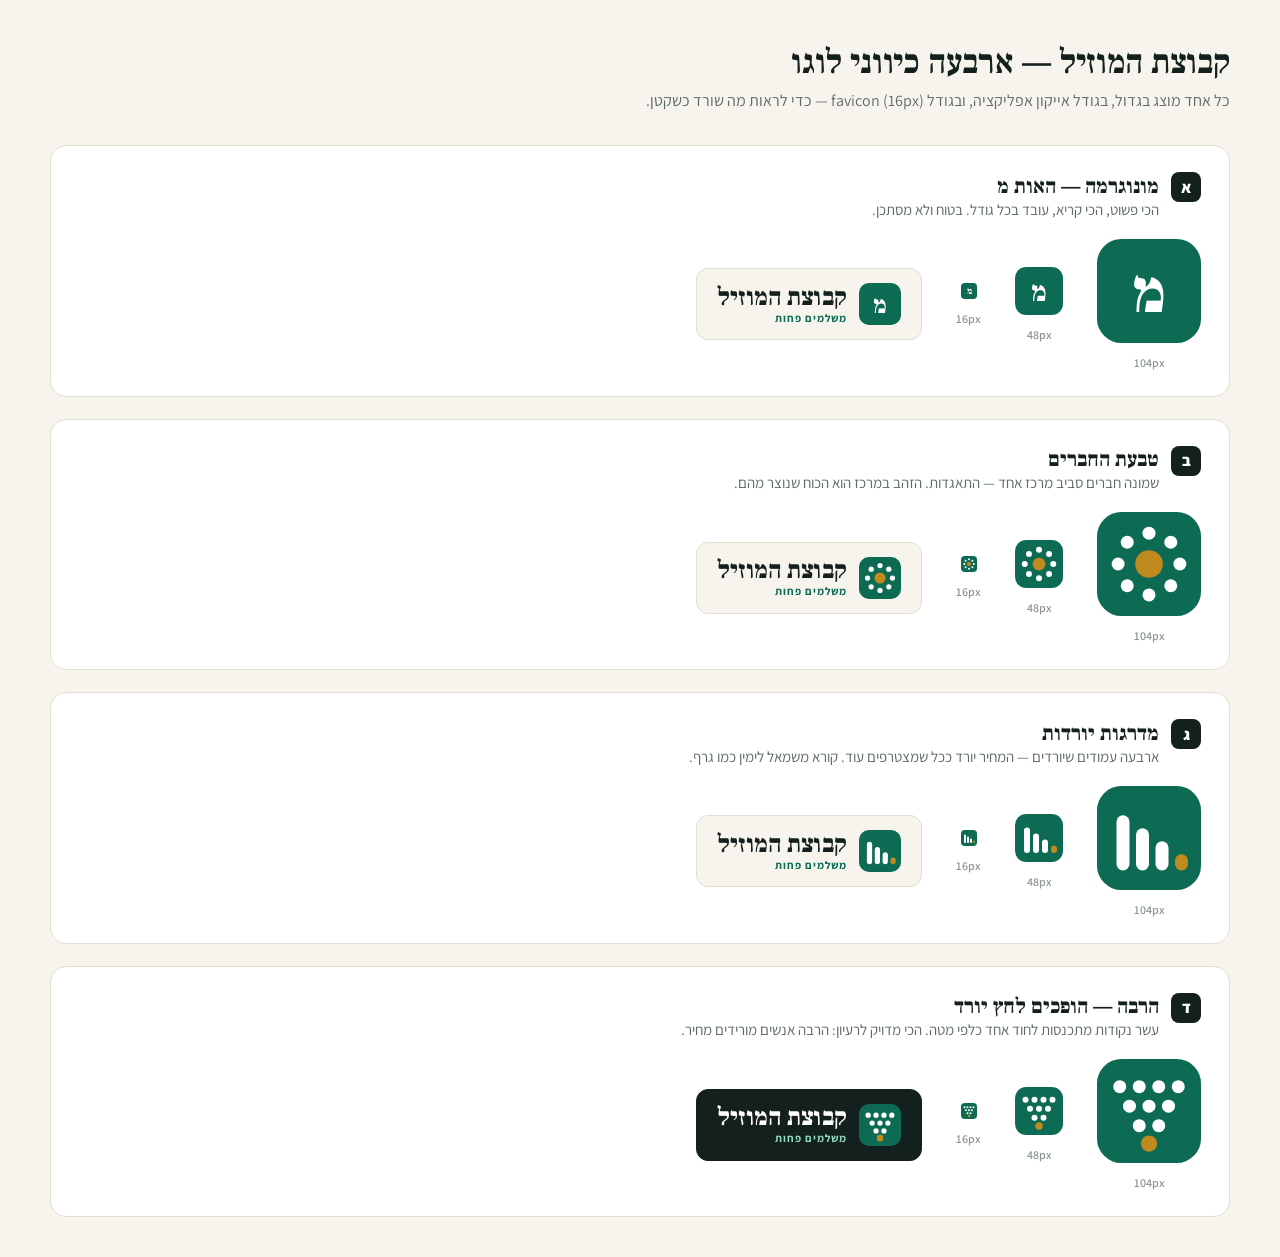
<file: logo-lab.html>
<!DOCTYPE html>
<html lang="he" dir="rtl">
<head>
<meta charset="utf-8">
<link href="https://fonts.googleapis.com/css2?family=Frank+Ruhl+Libre:wght@700;900&family=Assistant:wght@600;700&display=swap" rel="stylesheet">
<style>
  :root{--green:#0D6B54;--deep:#07503D;--gold:#C08A1E;--paper:#F7F4EE;--ink:#14201D;--line:#E3DED4}
  *{box-sizing:border-box;margin:0}
  body{background:var(--paper);color:var(--ink);font-family:'Assistant',Arial,sans-serif;padding:40px}
  .sheet{max-width:1180px;margin:0 auto}
  h1{font-family:'Frank Ruhl Libre',serif;font-size:34px;margin-bottom:6px}
  .sub{color:#5D6B66;margin-bottom:34px}
  .row{display:grid;grid-template-columns:1fr;gap:22px}
  .card{background:#fff;border:1px solid var(--line);border-radius:16px;padding:26px 28px}
  .head{display:flex;align-items:baseline;gap:12px;margin-bottom:20px}
  .letter{width:30px;height:30px;border-radius:8px;background:var(--ink);color:#fff;
          display:grid;place-items:center;font-weight:900;font-size:16px;flex:none}
  .title{font-family:'Frank Ruhl Libre',serif;font-weight:900;font-size:21px}
  .idea{color:#5D6B66;font-size:15px}
  .strip{display:flex;align-items:center;gap:34px;flex-wrap:wrap}
  .box{text-align:center}
  .box span{display:block;font-size:12px;color:#8B968F;margin-top:7px;font-weight:600}
  .lock{display:flex;align-items:center;gap:12px;background:var(--paper);
        border:1px solid var(--line);border-radius:12px;padding:14px 20px}
  .lock .txt{display:flex;flex-direction:column;line-height:1.05;white-space:nowrap}
  .lock .nm{font-family:'Frank Ruhl Libre',serif;font-weight:900;font-size:25px}
  .lock .tag{font-size:11px;font-weight:700;color:var(--green);letter-spacing:.09em;margin-top:3px}
  .dark{background:var(--ink);border-color:var(--ink)}
  .dark .nm{color:#fff}
  .dark .tag{color:#8FD9BE}
</style>
</head>
<body>
<div class="sheet">
  <h1>קבוצת המוזיל — ארבעה כיווני לוגו</h1>
  <p class="sub">כל אחד מוצג בגדול, בגודל אייקון אפליקציה, ובגודל favicon (16px) — כדי לראות מה שורד כשקטן.</p>

  <div class="row">

    <!-- ========== א — מונוגרמה מ ========== -->
    <div class="card">
      <div class="head"><div class="letter">א</div>
        <div><div class="title">מונוגרמה — האות מ</div>
        <div class="idea">הכי פשוט, הכי קריא, עובד בכל גודל. בטוח ולא מסתכן.</div></div>
      </div>
      <div class="strip">
        <div class="box">
          <svg width="104" height="104" viewBox="0 0 64 64"><rect width="64" height="64" rx="15" fill="#0D6B54"/>
            <text x="32" y="45" font-family="Frank Ruhl Libre,serif" font-size="38" font-weight="900" fill="#fff" text-anchor="middle">מ</text></svg>
          <span>104px</span>
        </div>
        <div class="box">
          <svg width="48" height="48" viewBox="0 0 64 64"><rect width="64" height="64" rx="15" fill="#0D6B54"/>
            <text x="32" y="45" font-family="Frank Ruhl Libre,serif" font-size="38" font-weight="900" fill="#fff" text-anchor="middle">מ</text></svg>
          <span>48px</span>
        </div>
        <div class="box">
          <svg width="16" height="16" viewBox="0 0 64 64"><rect width="64" height="64" rx="15" fill="#0D6B54"/>
            <text x="32" y="45" font-family="Frank Ruhl Libre,serif" font-size="38" font-weight="900" fill="#fff" text-anchor="middle">מ</text></svg>
          <span>16px</span>
        </div>
        <div class="lock">
          <svg width="42" height="42" viewBox="0 0 64 64"><rect width="64" height="64" rx="15" fill="#0D6B54"/>
            <text x="32" y="45" font-family="Frank Ruhl Libre,serif" font-size="38" font-weight="900" fill="#fff" text-anchor="middle">מ</text></svg>
          <div class="txt"><span class="nm">קבוצת המוזיל</span><span class="tag">משלמים פחות</span></div>
        </div>
      </div>
    </div>

    <!-- ========== ב — טבעת החברים ========== -->
    <div class="card">
      <div class="head"><div class="letter">ב</div>
        <div><div class="title">טבעת החברים</div>
        <div class="idea">שמונה חברים סביב מרכז אחד — התאגדות. הזהב במרכז הוא הכוח שנוצר מהם.</div></div>
      </div>
      <div class="strip">
        <div class="box">
          <svg width="104" height="104" viewBox="0 0 64 64"><rect width="64" height="64" rx="15" fill="#0D6B54"/>
            <g fill="#fff">
              <circle cx="32" cy="13" r="4"/><circle cx="45.4" cy="18.6" r="4"/><circle cx="51" cy="32" r="4"/>
              <circle cx="45.4" cy="45.4" r="4"/><circle cx="32" cy="51" r="4"/><circle cx="18.6" cy="45.4" r="4"/>
              <circle cx="13" cy="32" r="4"/><circle cx="18.6" cy="18.6" r="4"/>
            </g>
            <circle cx="32" cy="32" r="8.5" fill="#C08A1E"/></svg>
          <span>104px</span>
        </div>
        <div class="box">
          <svg width="48" height="48" viewBox="0 0 64 64"><rect width="64" height="64" rx="15" fill="#0D6B54"/>
            <g fill="#fff">
              <circle cx="32" cy="13" r="4"/><circle cx="45.4" cy="18.6" r="4"/><circle cx="51" cy="32" r="4"/>
              <circle cx="45.4" cy="45.4" r="4"/><circle cx="32" cy="51" r="4"/><circle cx="18.6" cy="45.4" r="4"/>
              <circle cx="13" cy="32" r="4"/><circle cx="18.6" cy="18.6" r="4"/>
            </g>
            <circle cx="32" cy="32" r="8.5" fill="#C08A1E"/></svg>
          <span>48px</span>
        </div>
        <div class="box">
          <svg width="16" height="16" viewBox="0 0 64 64"><rect width="64" height="64" rx="15" fill="#0D6B54"/>
            <g fill="#fff">
              <circle cx="32" cy="13" r="4"/><circle cx="45.4" cy="18.6" r="4"/><circle cx="51" cy="32" r="4"/>
              <circle cx="45.4" cy="45.4" r="4"/><circle cx="32" cy="51" r="4"/><circle cx="18.6" cy="45.4" r="4"/>
              <circle cx="13" cy="32" r="4"/><circle cx="18.6" cy="18.6" r="4"/>
            </g>
            <circle cx="32" cy="32" r="8.5" fill="#C08A1E"/></svg>
          <span>16px</span>
        </div>
        <div class="lock">
          <svg width="42" height="42" viewBox="0 0 64 64"><rect width="64" height="64" rx="15" fill="#0D6B54"/>
            <g fill="#fff">
              <circle cx="32" cy="13" r="4"/><circle cx="45.4" cy="18.6" r="4"/><circle cx="51" cy="32" r="4"/>
              <circle cx="45.4" cy="45.4" r="4"/><circle cx="32" cy="51" r="4"/><circle cx="18.6" cy="45.4" r="4"/>
              <circle cx="13" cy="32" r="4"/><circle cx="18.6" cy="18.6" r="4"/>
            </g>
            <circle cx="32" cy="32" r="8.5" fill="#C08A1E"/></svg>
          <div class="txt"><span class="nm">קבוצת המוזיל</span><span class="tag">משלמים פחות</span></div>
        </div>
      </div>
    </div>

    <!-- ========== ג — מדרגות יורדות ========== -->
    <div class="card">
      <div class="head"><div class="letter">ג</div>
        <div><div class="title">מדרגות יורדות</div>
        <div class="idea">ארבעה עמודים שיורדים — המחיר יורד ככל שמצטרפים עוד. קורא משמאל לימין כמו גרף.</div></div>
      </div>
      <div class="strip">
        <div class="box">
          <svg width="104" height="104" viewBox="0 0 64 64"><rect width="64" height="64" rx="15" fill="#0D6B54"/>
            <g fill="#fff"><rect x="12" y="18" width="8" height="34" rx="4"/>
              <rect x="24" y="26" width="8" height="26" rx="4"/>
              <rect x="36" y="34" width="8" height="18" rx="4"/></g>
            <rect x="48" y="42" width="8" height="10" rx="4" fill="#C08A1E"/></svg>
          <span>104px</span>
        </div>
        <div class="box">
          <svg width="48" height="48" viewBox="0 0 64 64"><rect width="64" height="64" rx="15" fill="#0D6B54"/>
            <g fill="#fff"><rect x="12" y="18" width="8" height="34" rx="4"/>
              <rect x="24" y="26" width="8" height="26" rx="4"/>
              <rect x="36" y="34" width="8" height="18" rx="4"/></g>
            <rect x="48" y="42" width="8" height="10" rx="4" fill="#C08A1E"/></svg>
          <span>48px</span>
        </div>
        <div class="box">
          <svg width="16" height="16" viewBox="0 0 64 64"><rect width="64" height="64" rx="15" fill="#0D6B54"/>
            <g fill="#fff"><rect x="12" y="18" width="8" height="34" rx="4"/>
              <rect x="24" y="26" width="8" height="26" rx="4"/>
              <rect x="36" y="34" width="8" height="18" rx="4"/></g>
            <rect x="48" y="42" width="8" height="10" rx="4" fill="#C08A1E"/></svg>
          <span>16px</span>
        </div>
        <div class="lock">
          <svg width="42" height="42" viewBox="0 0 64 64"><rect width="64" height="64" rx="15" fill="#0D6B54"/>
            <g fill="#fff"><rect x="12" y="18" width="8" height="34" rx="4"/>
              <rect x="24" y="26" width="8" height="26" rx="4"/>
              <rect x="36" y="34" width="8" height="18" rx="4"/></g>
            <rect x="48" y="42" width="8" height="10" rx="4" fill="#C08A1E"/></svg>
          <div class="txt"><span class="nm">קבוצת המוזיל</span><span class="tag">משלמים פחות</span></div>
        </div>
      </div>
    </div>

    <!-- ========== ד — הרבה הופכים לחץ יורד ========== -->
    <div class="card">
      <div class="head"><div class="letter">ד</div>
        <div><div class="title">הרבה — הופכים לחץ יורד</div>
        <div class="idea">עשר נקודות מתכנסות לחוד אחד כלפי מטה. הכי מדויק לרעיון: הרבה אנשים מורידים מחיר.</div></div>
      </div>
      <div class="strip">
        <div class="box">
          <svg width="104" height="104" viewBox="0 0 64 64"><rect width="64" height="64" rx="15" fill="#0D6B54"/>
            <g fill="#fff">
              <circle cx="14" cy="17" r="4"/><circle cx="26" cy="17" r="4"/><circle cx="38" cy="17" r="4"/><circle cx="50" cy="17" r="4"/>
              <circle cx="20" cy="29" r="4"/><circle cx="32" cy="29" r="4"/><circle cx="44" cy="29" r="4"/>
              <circle cx="26" cy="41" r="4"/><circle cx="38" cy="41" r="4"/></g>
            <circle cx="32" cy="52" r="5" fill="#C08A1E"/></svg>
          <span>104px</span>
        </div>
        <div class="box">
          <svg width="48" height="48" viewBox="0 0 64 64"><rect width="64" height="64" rx="15" fill="#0D6B54"/>
            <g fill="#fff">
              <circle cx="14" cy="17" r="4"/><circle cx="26" cy="17" r="4"/><circle cx="38" cy="17" r="4"/><circle cx="50" cy="17" r="4"/>
              <circle cx="20" cy="29" r="4"/><circle cx="32" cy="29" r="4"/><circle cx="44" cy="29" r="4"/>
              <circle cx="26" cy="41" r="4"/><circle cx="38" cy="41" r="4"/></g>
            <circle cx="32" cy="52" r="5" fill="#C08A1E"/></svg>
          <span>48px</span>
        </div>
        <div class="box">
          <svg width="16" height="16" viewBox="0 0 64 64"><rect width="64" height="64" rx="15" fill="#0D6B54"/>
            <g fill="#fff">
              <circle cx="14" cy="17" r="4"/><circle cx="26" cy="17" r="4"/><circle cx="38" cy="17" r="4"/><circle cx="50" cy="17" r="4"/>
              <circle cx="20" cy="29" r="4"/><circle cx="32" cy="29" r="4"/><circle cx="44" cy="29" r="4"/>
              <circle cx="26" cy="41" r="4"/><circle cx="38" cy="41" r="4"/></g>
            <circle cx="32" cy="52" r="5" fill="#C08A1E"/></svg>
          <span>16px</span>
        </div>
        <div class="lock dark">
          <svg width="42" height="42" viewBox="0 0 64 64"><rect width="64" height="64" rx="15" fill="#0D6B54"/>
            <g fill="#fff">
              <circle cx="14" cy="17" r="4"/><circle cx="26" cy="17" r="4"/><circle cx="38" cy="17" r="4"/><circle cx="50" cy="17" r="4"/>
              <circle cx="20" cy="29" r="4"/><circle cx="32" cy="29" r="4"/><circle cx="44" cy="29" r="4"/>
              <circle cx="26" cy="41" r="4"/><circle cx="38" cy="41" r="4"/></g>
            <circle cx="32" cy="52" r="5" fill="#C08A1E"/></svg>
          <div class="txt"><span class="nm">קבוצת המוזיל</span><span class="tag">משלמים פחות</span></div>
        </div>
      </div>
    </div>

  </div>
</div>
</body>
</html>
</file>
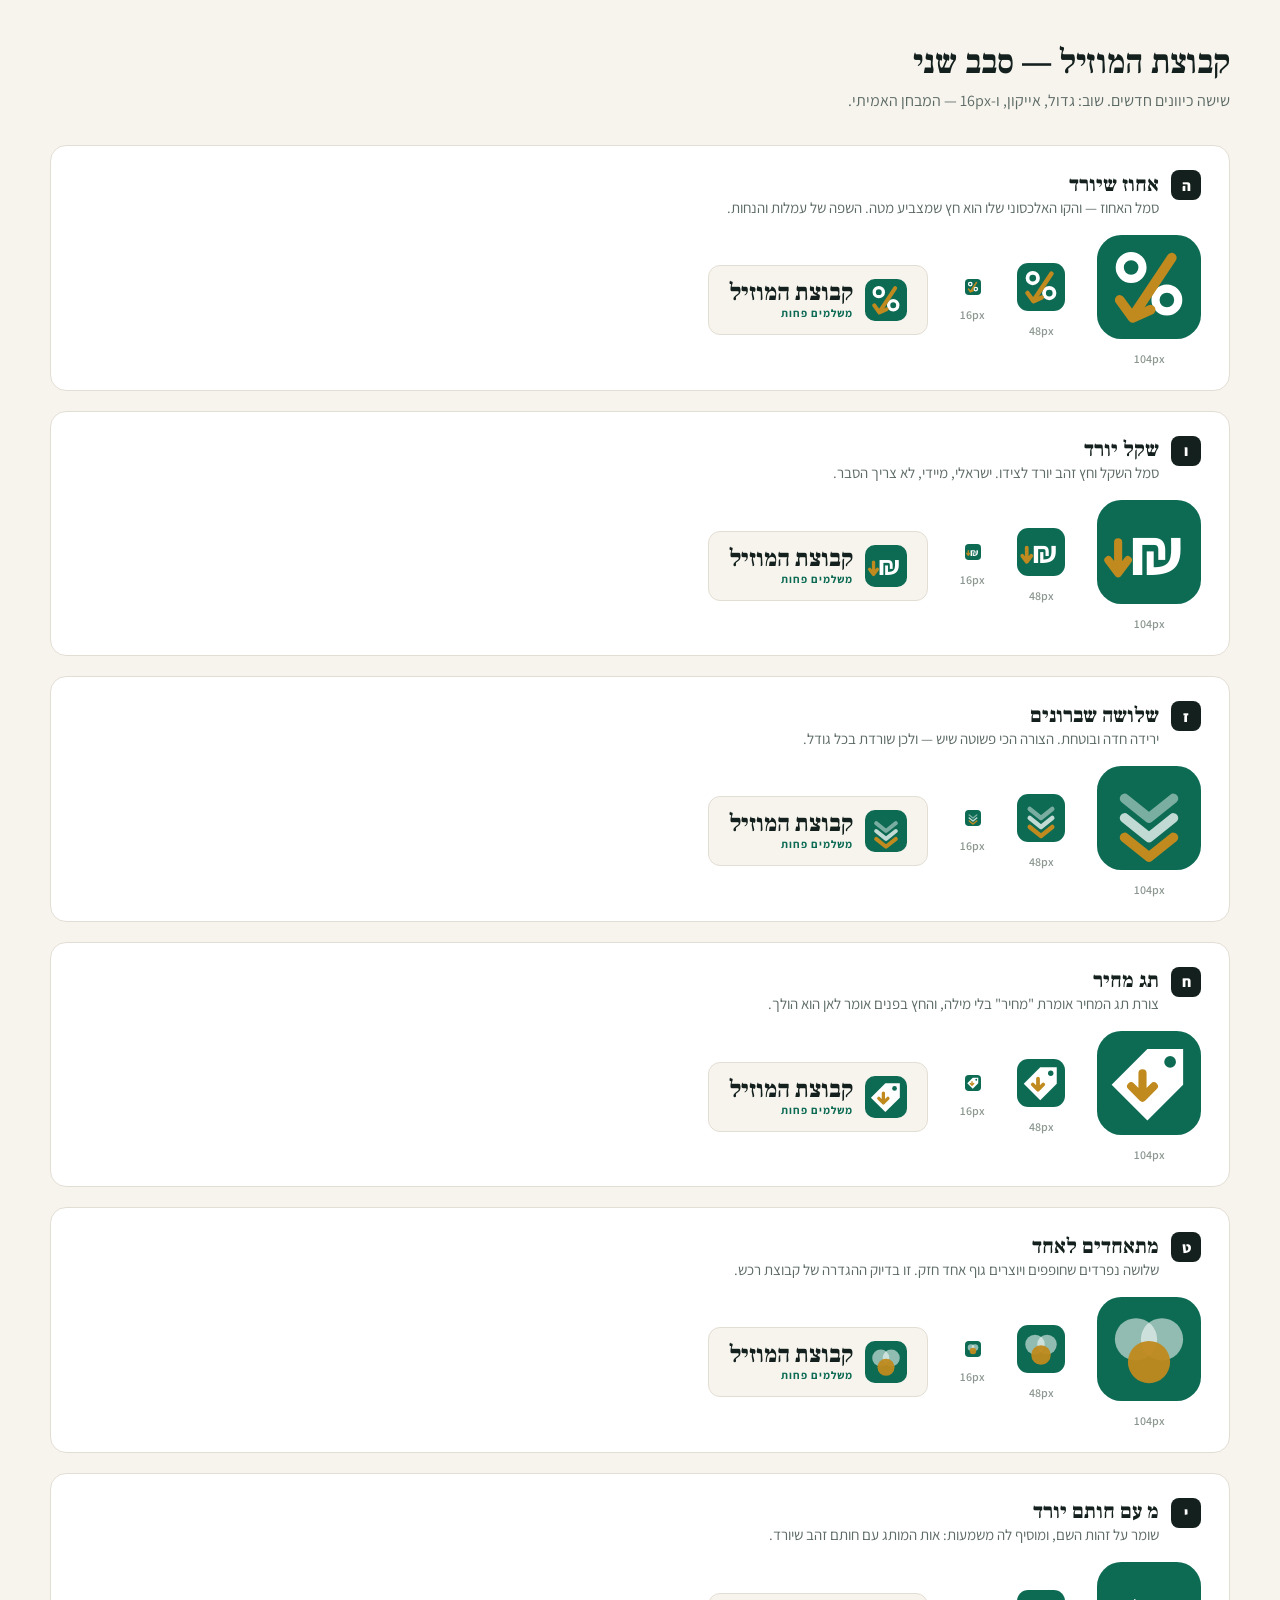
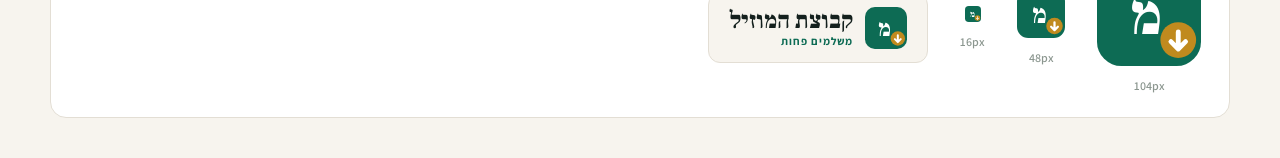
<file: logo-lab2.html>
<!DOCTYPE html>
<html lang="he" dir="rtl">
<head>
<meta charset="utf-8">
<link href="https://fonts.googleapis.com/css2?family=Frank+Ruhl+Libre:wght@700;900&family=Assistant:wght@600;700&display=swap" rel="stylesheet">
<style>
  :root{--green:#0D6B54;--deep:#07503D;--gold:#C08A1E;--paper:#F7F4EE;--ink:#14201D;--line:#E3DED4}
  *{box-sizing:border-box;margin:0}
  body{background:var(--paper);color:var(--ink);font-family:'Assistant',Arial,sans-serif;padding:40px}
  .sheet{max-width:1180px;margin:0 auto}
  h1{font-family:'Frank Ruhl Libre',serif;font-size:34px;margin-bottom:6px}
  .sub{color:#5D6B66;margin-bottom:34px}
  .row{display:grid;grid-template-columns:1fr;gap:20px}
  .card{background:#fff;border:1px solid var(--line);border-radius:16px;padding:24px 28px}
  .head{display:flex;align-items:baseline;gap:12px;margin-bottom:18px}
  .letter{width:30px;height:30px;border-radius:8px;background:var(--ink);color:#fff;
          display:grid;place-items:center;font-weight:900;font-size:15px;flex:none}
  .title{font-family:'Frank Ruhl Libre',serif;font-weight:900;font-size:21px}
  .idea{color:#5D6B66;font-size:15px}
  .strip{display:flex;align-items:center;gap:32px;flex-wrap:wrap}
  .box{text-align:center}
  .box span{display:block;font-size:12px;color:#8B968F;margin-top:7px;font-weight:600}
  .lock{display:flex;align-items:center;gap:12px;background:var(--paper);
        border:1px solid var(--line);border-radius:12px;padding:13px 20px}
  .lock .txt{display:flex;flex-direction:column;line-height:1.05;white-space:nowrap}
  .lock .nm{font-family:'Frank Ruhl Libre',serif;font-weight:900;font-size:24px}
  .lock .tag{font-size:11px;font-weight:700;color:var(--green);letter-spacing:.09em;margin-top:3px}
</style>
</head>
<body>
<div class="sheet">
  <h1>קבוצת המוזיל — סבב שני</h1>
  <p class="sub">שישה כיוונים חדשים. שוב: גדול, אייקון, ו-16px — המבחן האמיתי.</p>
  <div class="row">

    <!-- ה — אחוז שהקו שלו הוא חץ יורד -->
    <div class="card">
      <div class="head"><div class="letter">ה</div><div>
        <div class="title">אחוז שיורד</div>
        <div class="idea">סמל האחוז — והקו האלכסוני שלו הוא חץ שמצביע מטה. השפה של עמלות והנחות.</div></div></div>
      <div class="strip" id="s-e"></div>
    </div>

    <!-- ו — שקל יורד -->
    <div class="card">
      <div class="head"><div class="letter">ו</div><div>
        <div class="title">שקל יורד</div>
        <div class="idea">סמל השקל וחץ זהב יורד לצידו. ישראלי, מיידי, לא צריך הסבר.</div></div></div>
      <div class="strip" id="s-v"></div>
    </div>

    <!-- ז — שלושה שברונים יורדים -->
    <div class="card">
      <div class="head"><div class="letter">ז</div><div>
        <div class="title">שלושה שברונים</div>
        <div class="idea">ירידה חדה ובוטחת. הצורה הכי פשוטה שיש — ולכן שורדת בכל גודל.</div></div></div>
      <div class="strip" id="s-z"></div>
    </div>

    <!-- ח — תג מחיר עם חץ -->
    <div class="card">
      <div class="head"><div class="letter">ח</div><div>
        <div class="title">תג מחיר</div>
        <div class="idea">צורת תג המחיר אומרת "מחיר" בלי מילה, והחץ בפנים אומר לאן הוא הולך.</div></div></div>
      <div class="strip" id="s-h"></div>
    </div>

    <!-- ט — שלושה עיגולים מתמזגים -->
    <div class="card">
      <div class="head"><div class="letter">ט</div><div>
        <div class="title">מתאחדים לאחד</div>
        <div class="idea">שלושה נפרדים שחופפים ויוצרים גוף אחד חזק. זו בדיוק ההגדרה של קבוצת רכש.</div></div></div>
      <div class="strip" id="s-t"></div>
    </div>

    <!-- י — מ עם תג חץ -->
    <div class="card">
      <div class="head"><div class="letter">י</div><div>
        <div class="title">מ עם חותם יורד</div>
        <div class="idea">שומר על זהות השם, ומוסיף לה משמעות: אות המותג עם חותם זהב שיורד.</div></div></div>
      <div class="strip" id="s-y"></div>
    </div>

  </div>
</div>

<script>
/* כל לוגו מוגדר פעם אחת ומוזרק בארבעה גדלים — כדי שלא ייווצר פער
   בין הגרסה הגדולה לקטנה בגלל טעות העתקה. */
const G = '#0D6B54', W = '#fff', A = '#C08A1E';

const MARKS = {
  e: `<rect width="64" height="64" rx="15" fill="${G}"/>
      <circle cx="21" cy="20" r="7" fill="none" stroke="${W}" stroke-width="5"/>
      <circle cx="43" cy="40" r="7" fill="none" stroke="${W}" stroke-width="5"/>
      <path d="M46 14 L22 50" stroke="${A}" stroke-width="6" stroke-linecap="round"/>
      <path d="M14 40 L22 51 L33 46" fill="none" stroke="${A}" stroke-width="6"
            stroke-linecap="round" stroke-linejoin="round"/>`,

  v: `<rect width="64" height="64" rx="15" fill="${G}"/>
      <text x="36" y="46" font-family="Assistant,Arial" font-size="40" font-weight="700"
            fill="${W}" text-anchor="middle">₪</text>
      <path d="M13 26 L13 44 M7 37 L13 45 L19 37" fill="none" stroke="${A}" stroke-width="5"
            stroke-linecap="round" stroke-linejoin="round"/>`,

  z: `<rect width="64" height="64" rx="15" fill="${G}"/>
      <path d="M17 20 L32 32 L47 20" fill="none" stroke="${W}" stroke-width="6"
            stroke-linecap="round" stroke-linejoin="round" opacity=".45"/>
      <path d="M17 32 L32 44 L47 32" fill="none" stroke="${W}" stroke-width="6"
            stroke-linecap="round" stroke-linejoin="round" opacity=".75"/>
      <path d="M17 44 L32 56 L47 44" fill="none" stroke="${A}" stroke-width="6"
            stroke-linecap="round" stroke-linejoin="round"/>`,

  h: `<rect width="64" height="64" rx="15" fill="${G}"/>
      <path d="M31 11 L53 11 L53 33 L31 55 L9 33 Z" fill="${W}"/>
      <circle cx="45" cy="19" r="3.6" fill="${G}"/>
      <path d="M28 26 L28 40 M21 34 L28 41 L35 34" fill="none" stroke="${A}" stroke-width="5"
            stroke-linecap="round" stroke-linejoin="round"/>`,

  t: `<rect width="64" height="64" rx="15" fill="${G}"/>
      <circle cx="24" cy="26" r="13" fill="${W}" opacity=".55"/>
      <circle cx="40" cy="26" r="13" fill="${W}" opacity=".55"/>
      <circle cx="32" cy="40" r="13" fill="${A}" opacity=".95"/>`,

  y: `<rect width="64" height="64" rx="15" fill="${G}"/>
      <text x="30" y="44" font-family="Frank Ruhl Libre,serif" font-size="36" font-weight="900"
            fill="${W}" text-anchor="middle">מ</text>
      <circle cx="50" cy="48" r="11" fill="${A}"/>
      <path d="M50 43 L50 53 M45.5 49 L50 53.5 L54.5 49" fill="none" stroke="#fff" stroke-width="3"
            stroke-linecap="round" stroke-linejoin="round"/>`
};

const svg = (k, px) =>
  `<svg width="${px}" height="${px}" viewBox="0 0 64 64">${MARKS[k]}</svg>`;

for (const [key, id] of Object.entries({e:'s-e', v:'s-v', z:'s-z', h:'s-h', t:'s-t', y:'s-y'})) {
  document.getElementById(id).innerHTML =
    [104, 48, 16].map(px =>
      `<div class="box">${svg(key, px)}<span>${px}px</span></div>`).join('') +
    `<div class="lock">${svg(key, 42)}
       <div class="txt"><span class="nm">קבוצת המוזיל</span>
       <span class="tag">משלמים פחות</span></div></div>`;
}
</script>
</body>
</html>
</file>
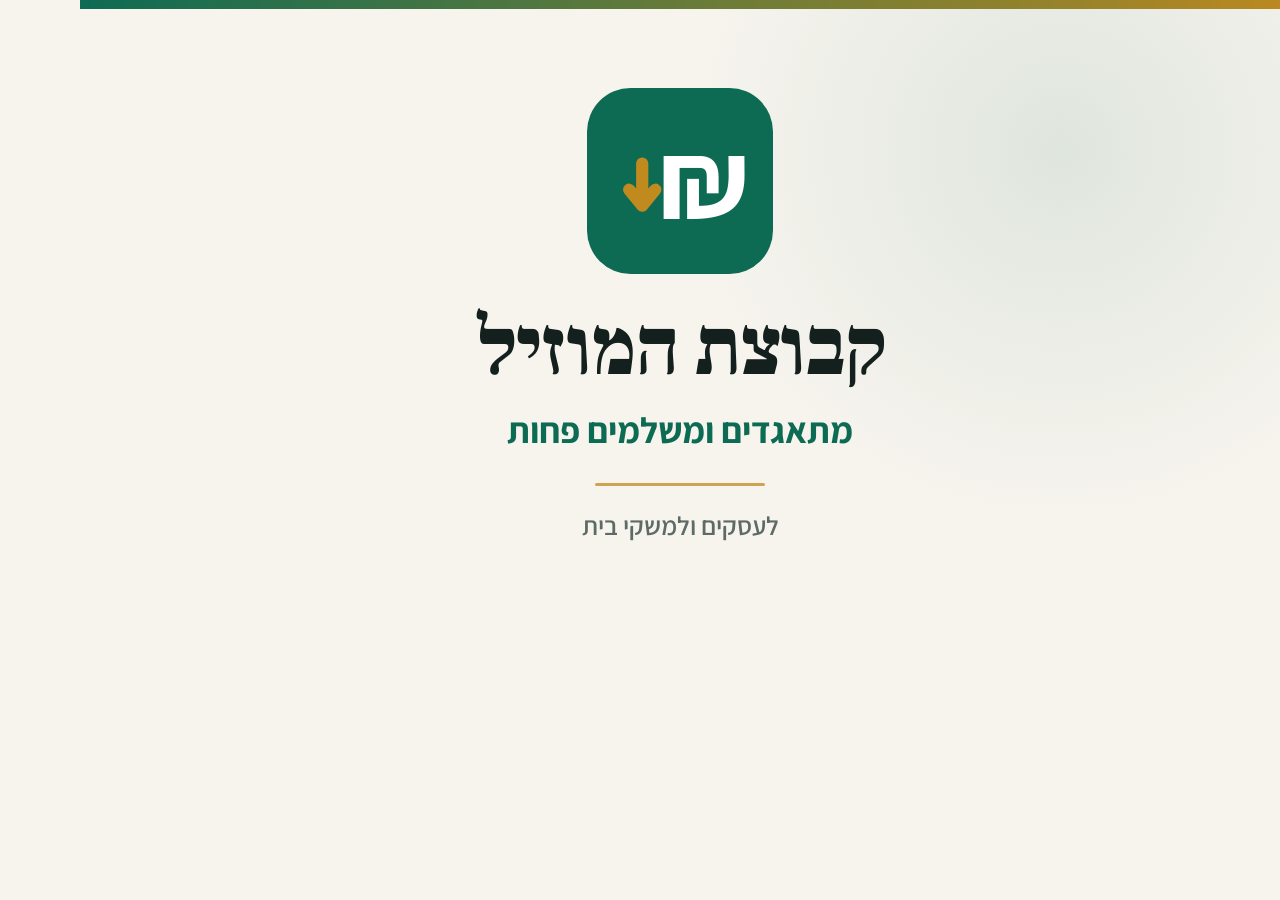
<file: og-source.html>
<!DOCTYPE html>
<html lang="he" dir="rtl">
<head>
<meta charset="utf-8">
<link rel="preconnect" href="https://fonts.googleapis.com">
<link rel="preconnect" href="https://fonts.gstatic.com" crossorigin>
<link href="https://fonts.googleapis.com/css2?family=Frank+Ruhl+Libre:wght@700;900&family=Assistant:wght@600;700&display=swap" rel="stylesheet">
<style>
  *{margin:0; box-sizing:border-box}
  html,body{overflow:hidden}
  body{background:#F7F4EE; font-family:'Assistant',Arial,sans-serif}

  /* מסגרת סגורה: אלמנט שחורג ממנה לא ירחיב את פריסת ה-RTL,
     ולכן התמונה לא נחתכת בצד. */
  .card{
    width:1200px; height:630px; background:#F7F4EE; color:#14201D;
    position:relative; overflow:hidden;
    display:flex; flex-direction:column; align-items:center; justify-content:center;
  }
  .card::before{
    content:''; position:absolute; top:0; left:0; right:0; height:9px;
    background:linear-gradient(90deg,#0D6B54,#C08A1E);
  }
  .glow{
    position:absolute; width:760px; height:760px; border-radius:50%;
    background:radial-gradient(circle,rgba(13,107,84,.10) 0%,rgba(13,107,84,0) 70%);
    top:-230px; right:-160px;
  }
  .mark{width:186px; height:186px; display:block; position:relative}
  .name{
    font-family:'Frank Ruhl Libre',serif; font-weight:900; font-size:82px;
    line-height:1.1; margin-top:30px; position:relative; letter-spacing:-1px;
  }
  .tag{font-size:36px; font-weight:700; color:#0D6B54; margin-top:12px; position:relative}
  .rule{width:170px; height:3px; background:#C08A1E; border-radius:2px; margin-top:30px; opacity:.75}
  .who{font-size:26px; font-weight:600; color:#5D6B66; margin-top:22px; position:relative}
</style>
</head>
<body>
 <div class="card">
  <div class="glow"></div>

  <svg class="mark" viewBox="0 0 64 64">
    <rect width="64" height="64" rx="15" fill="#0D6B54"/>
    <text x="40" y="45" font-family="Assistant,Arial,Helvetica,sans-serif" font-size="38"
          font-weight="700" fill="#ffffff" text-anchor="middle">&#8362;</text>
    <path d="M19 26 L19 40 M14.5 35 L19 40.5 L23.5 35" fill="none" stroke="#C08A1E"
          stroke-width="4.2" stroke-linecap="round" stroke-linejoin="round"/>
  </svg>

  <div class="name">קבוצת המוזיל</div>
  <div class="tag">מתאגדים ומשלמים פחות</div>
  <div class="rule"></div>
  <div class="who">לעסקים ולמשקי בית</div>
 </div>
</body>
</html>
</file>
